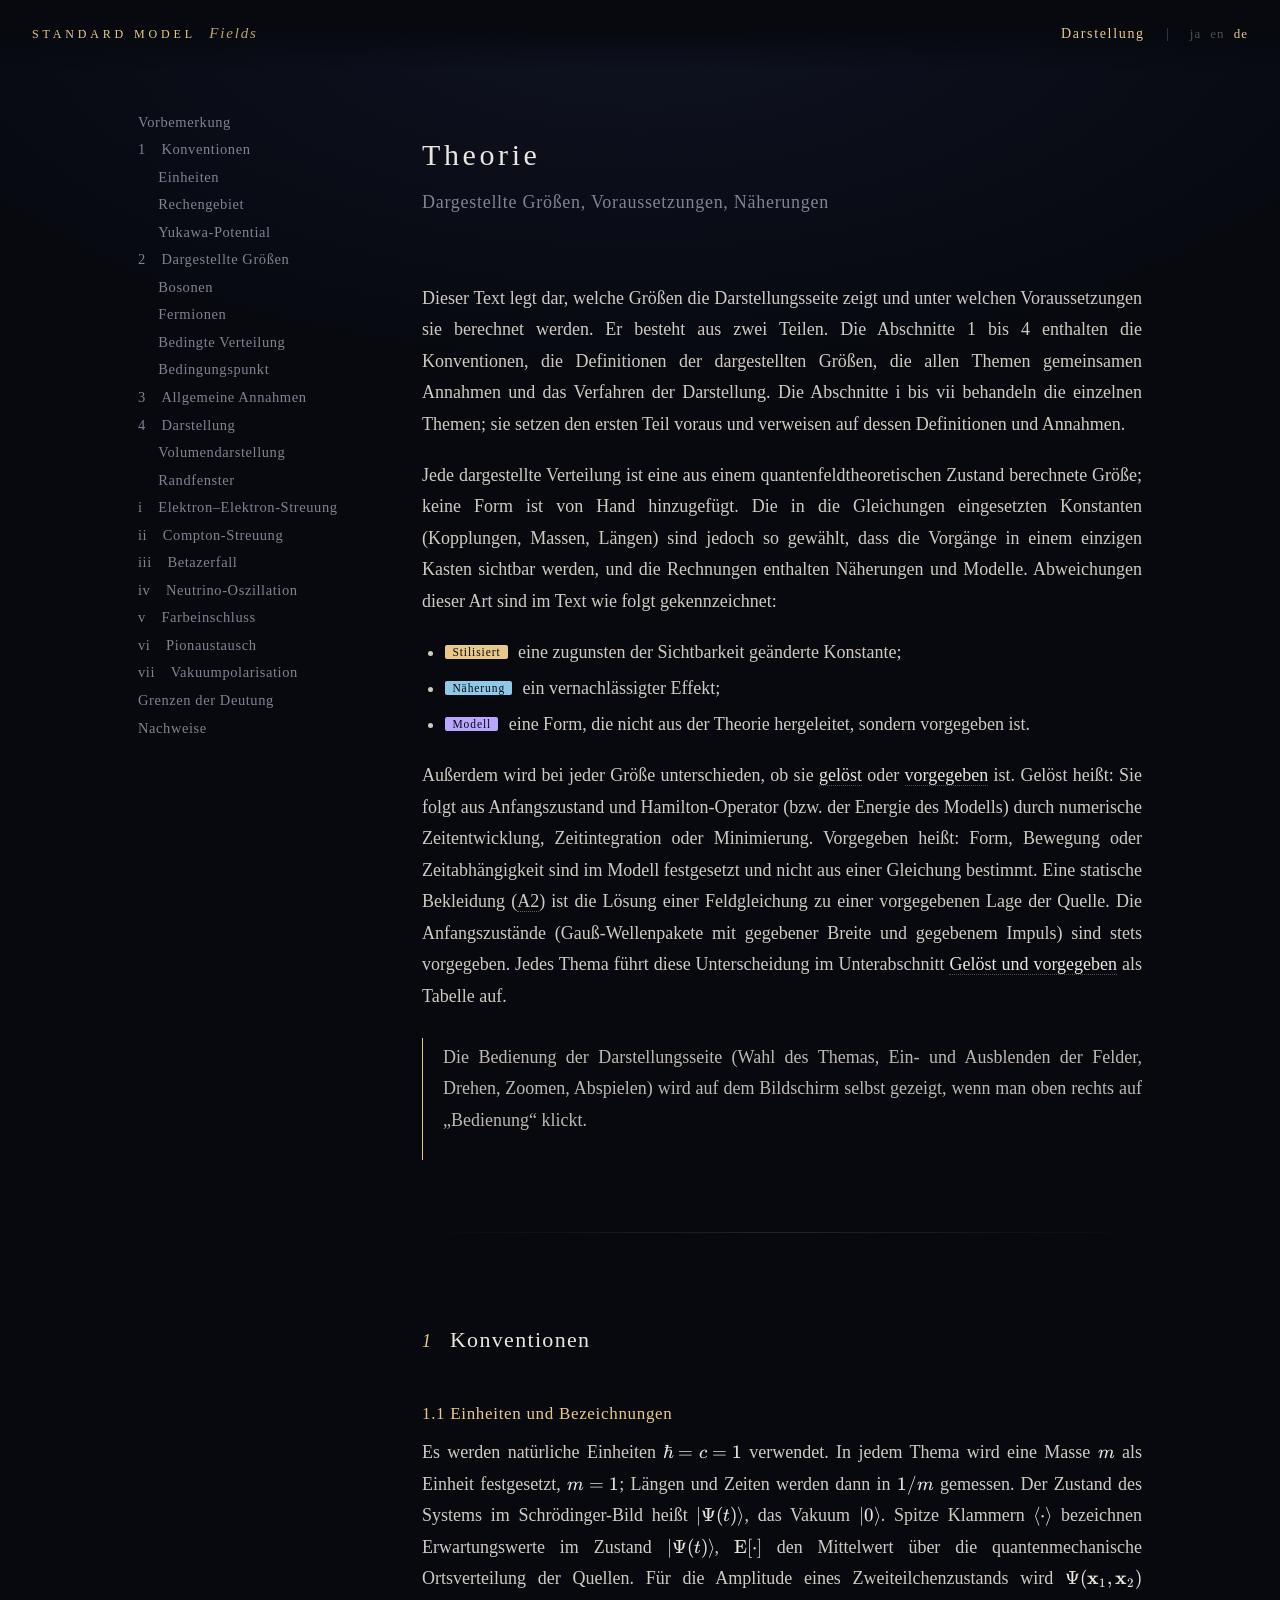
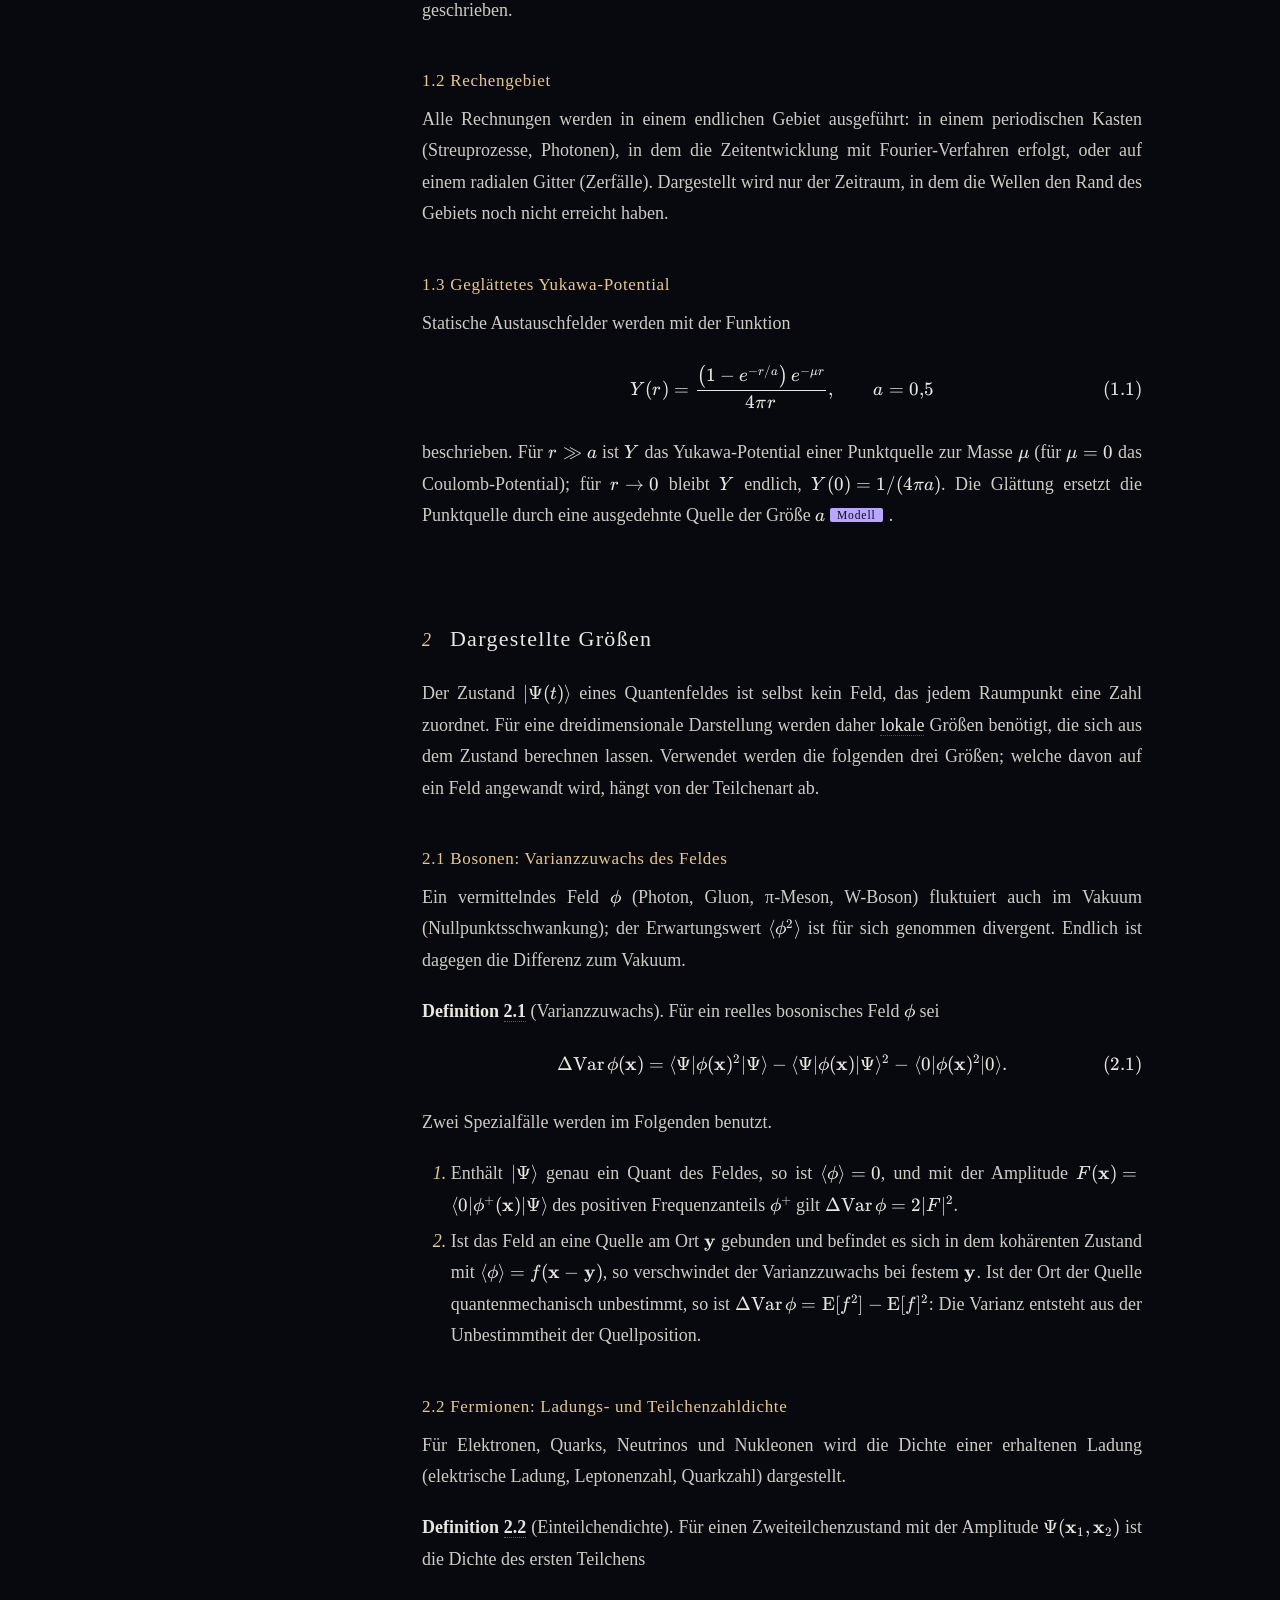
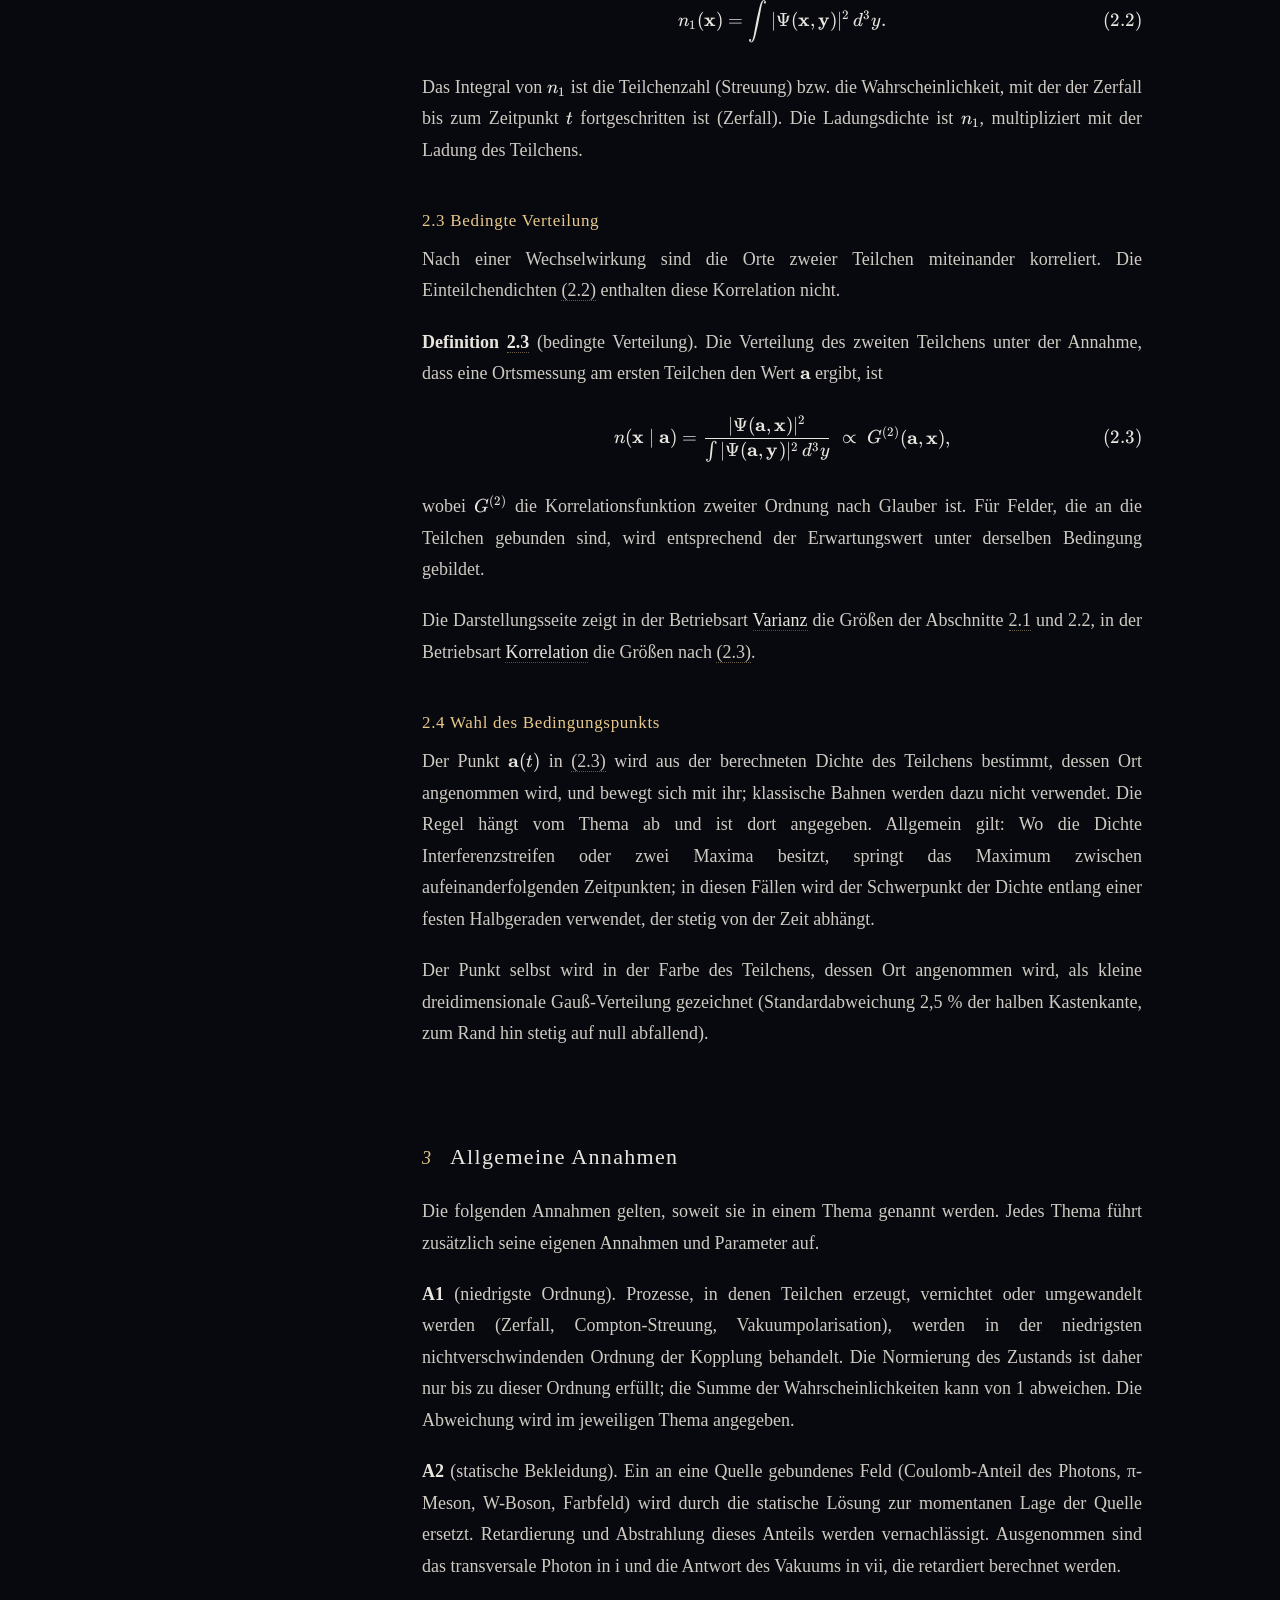
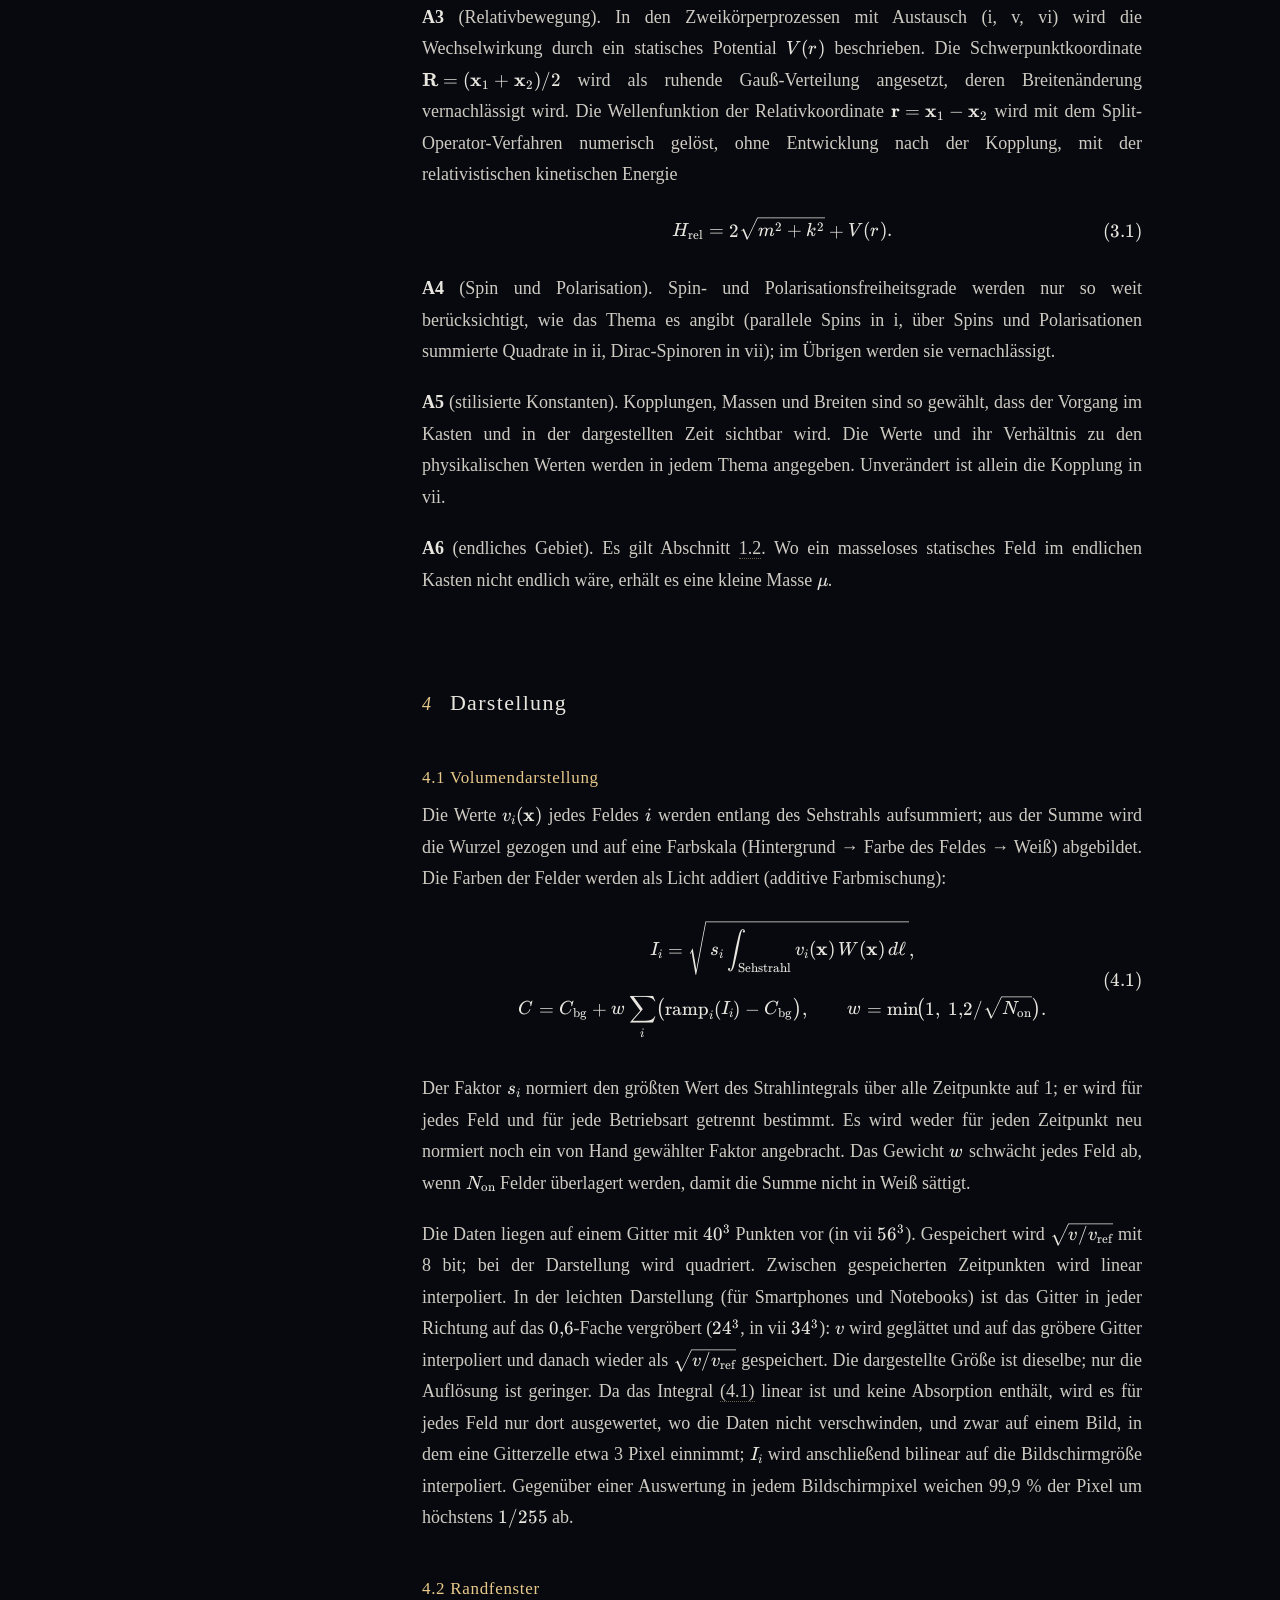
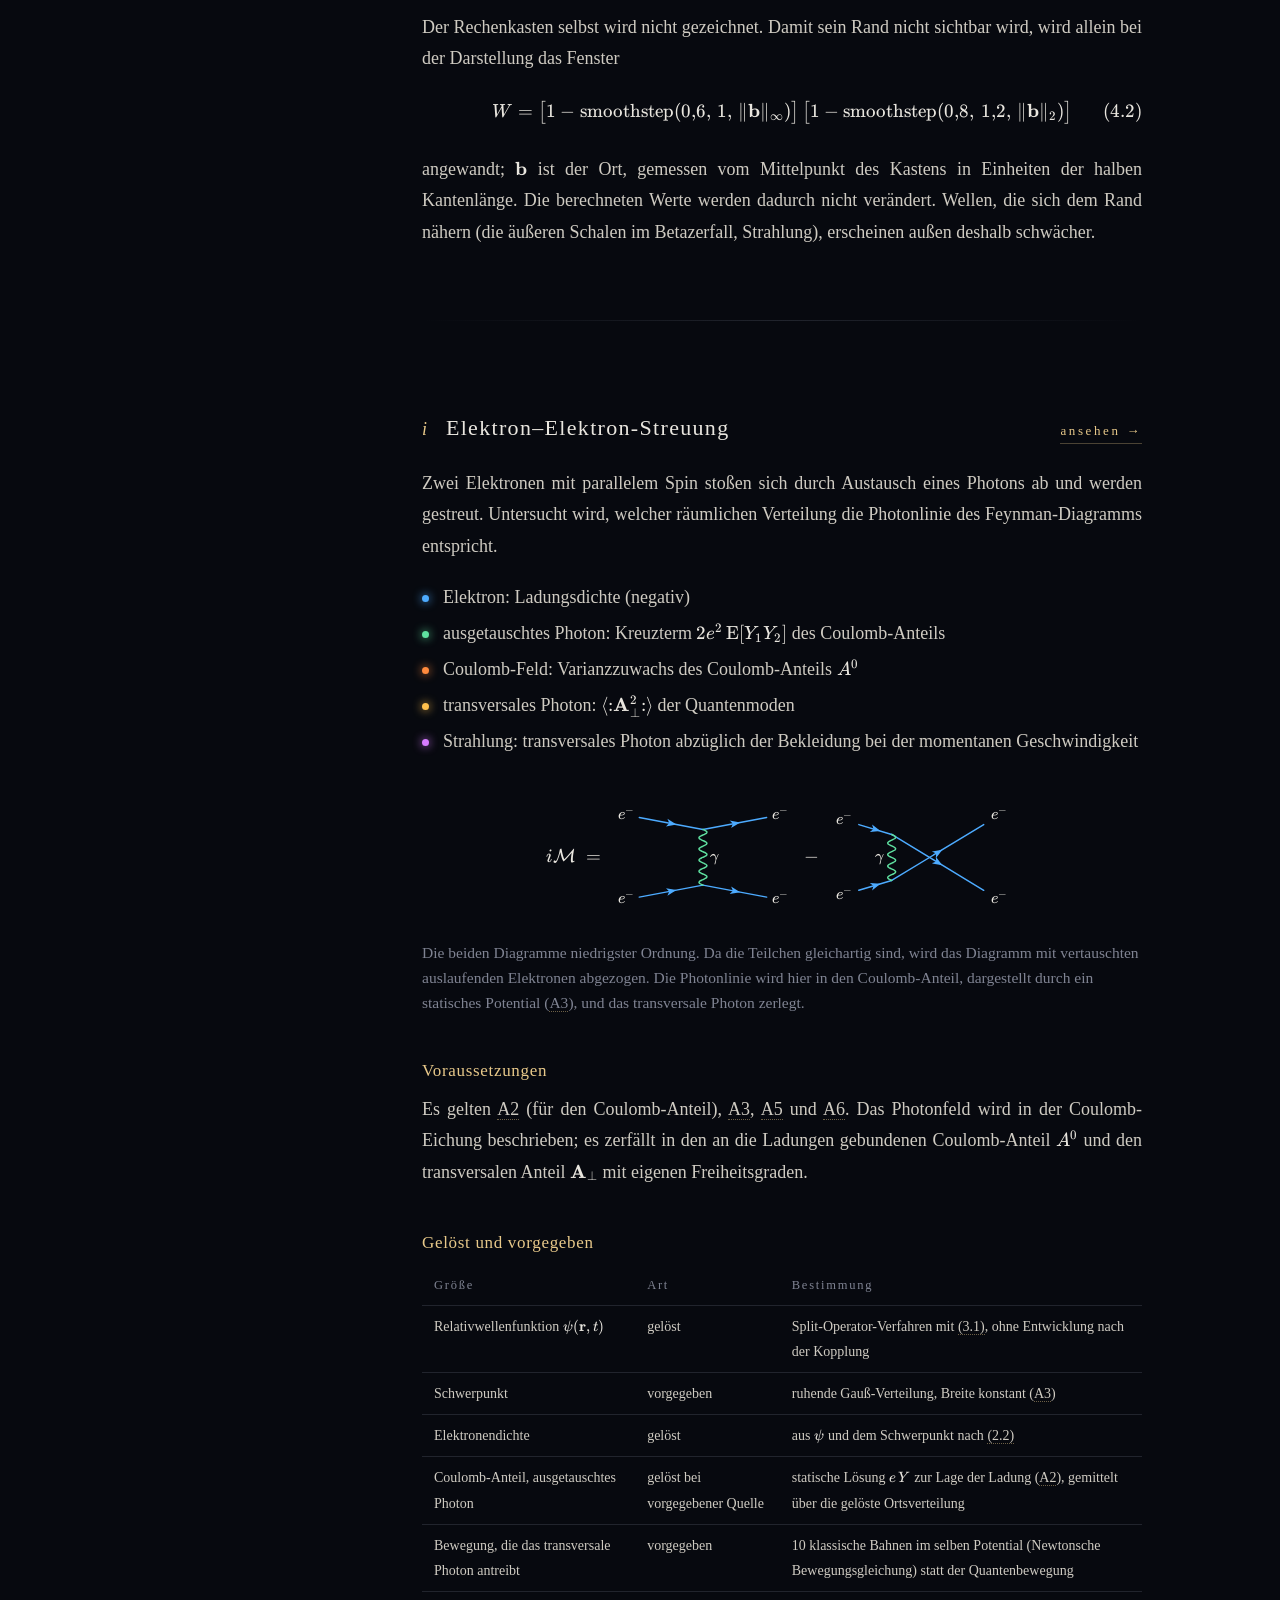
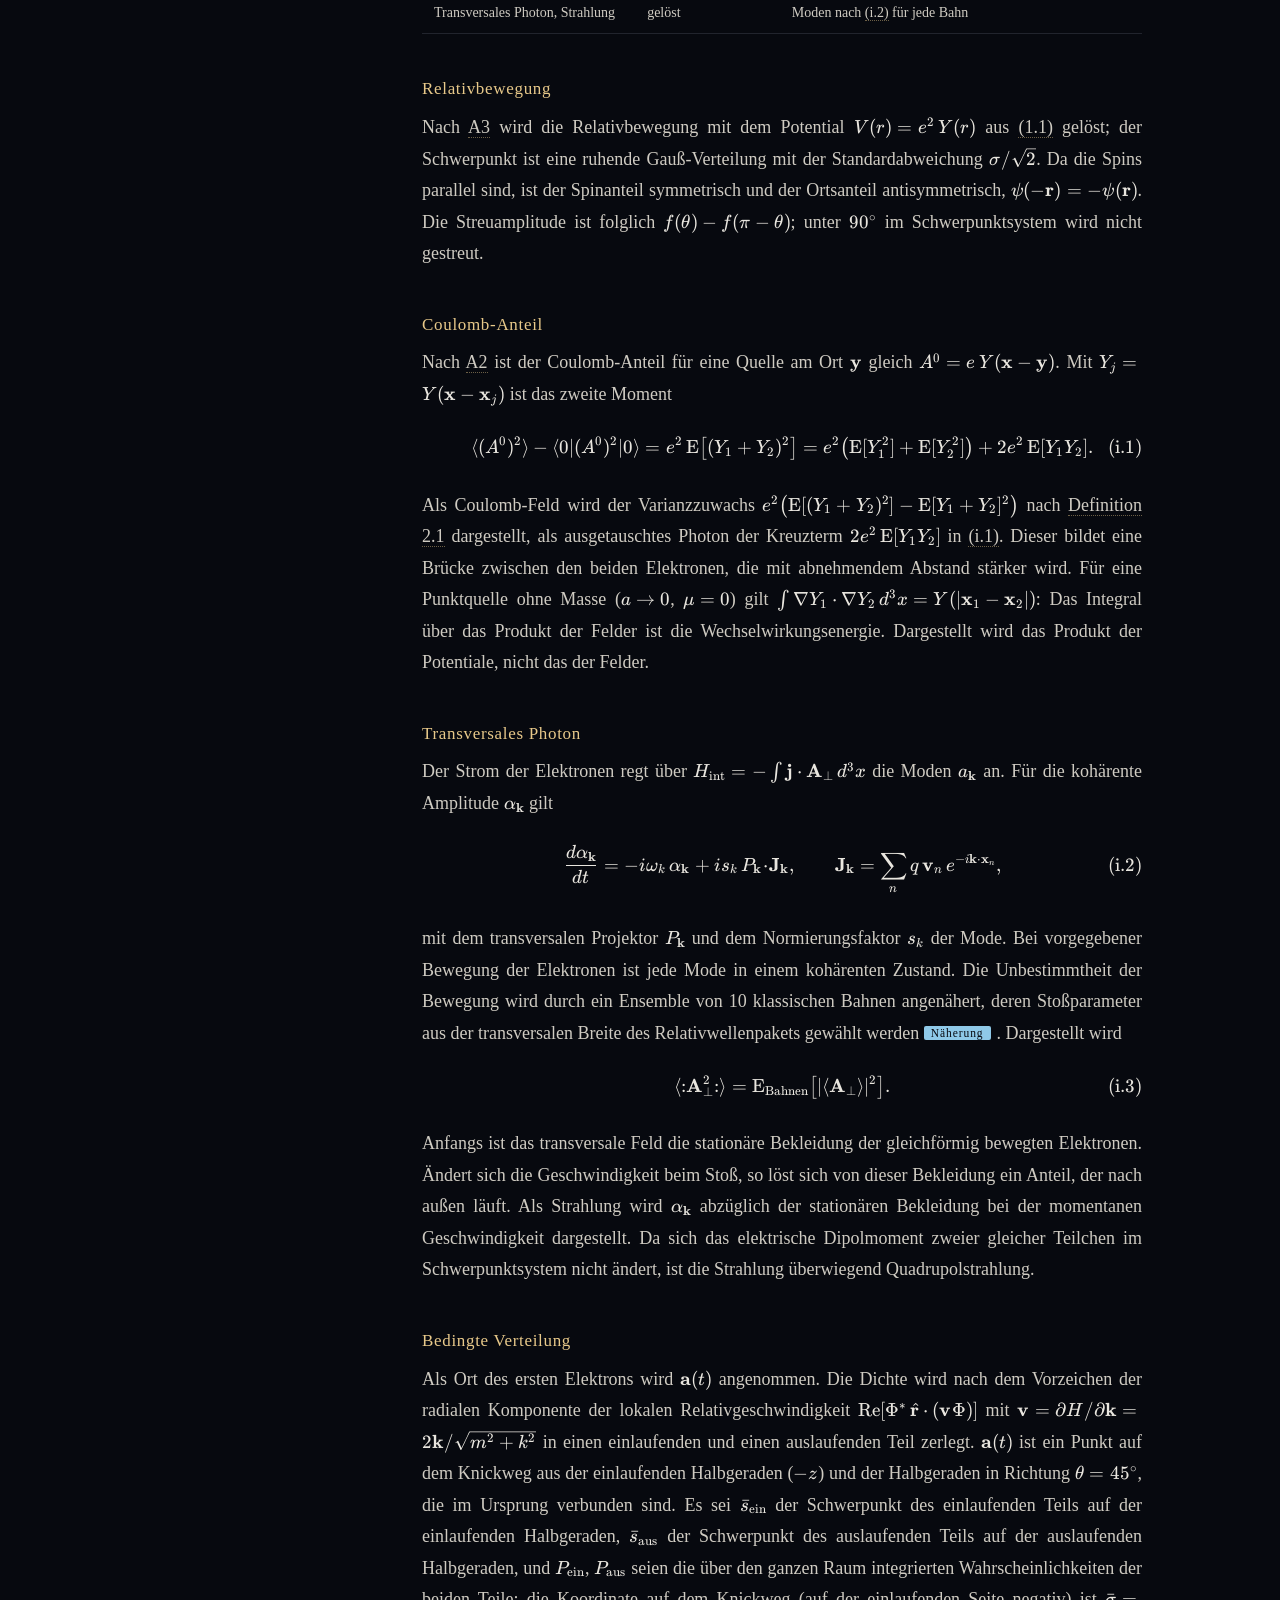
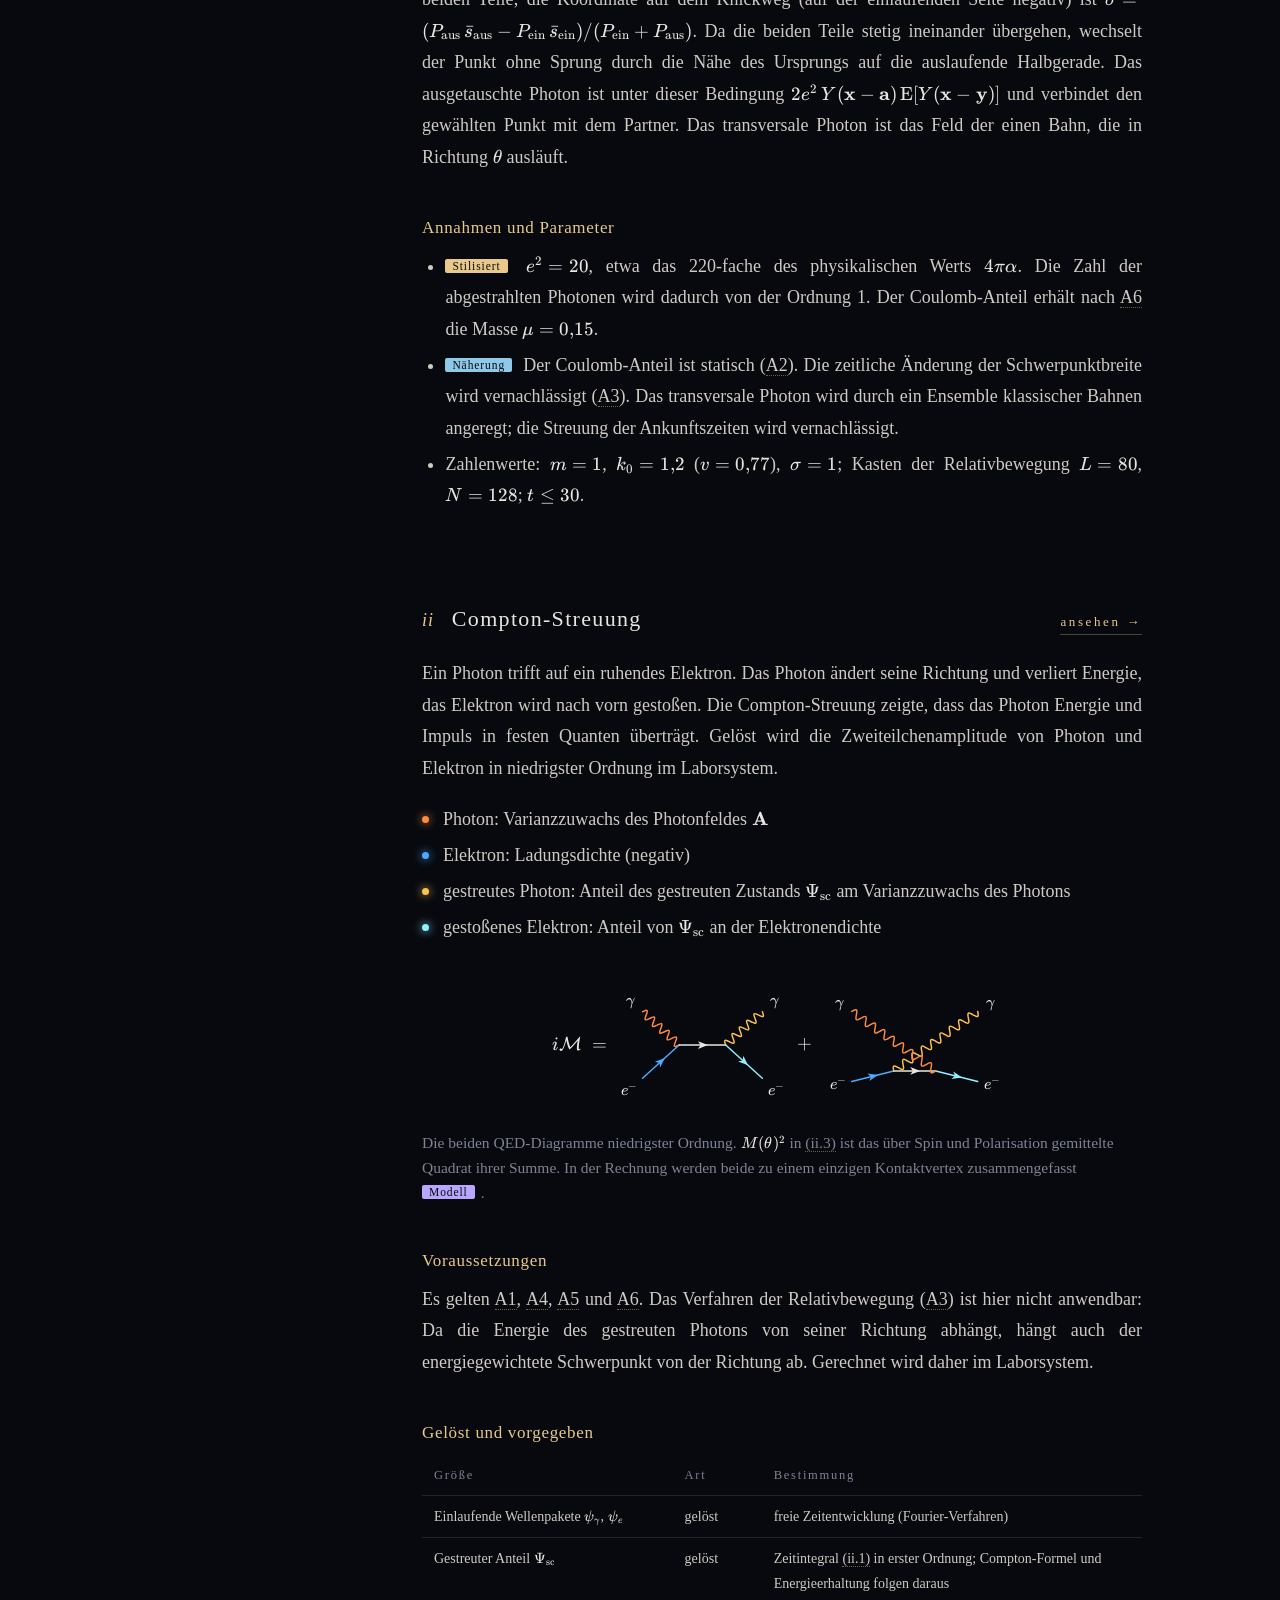
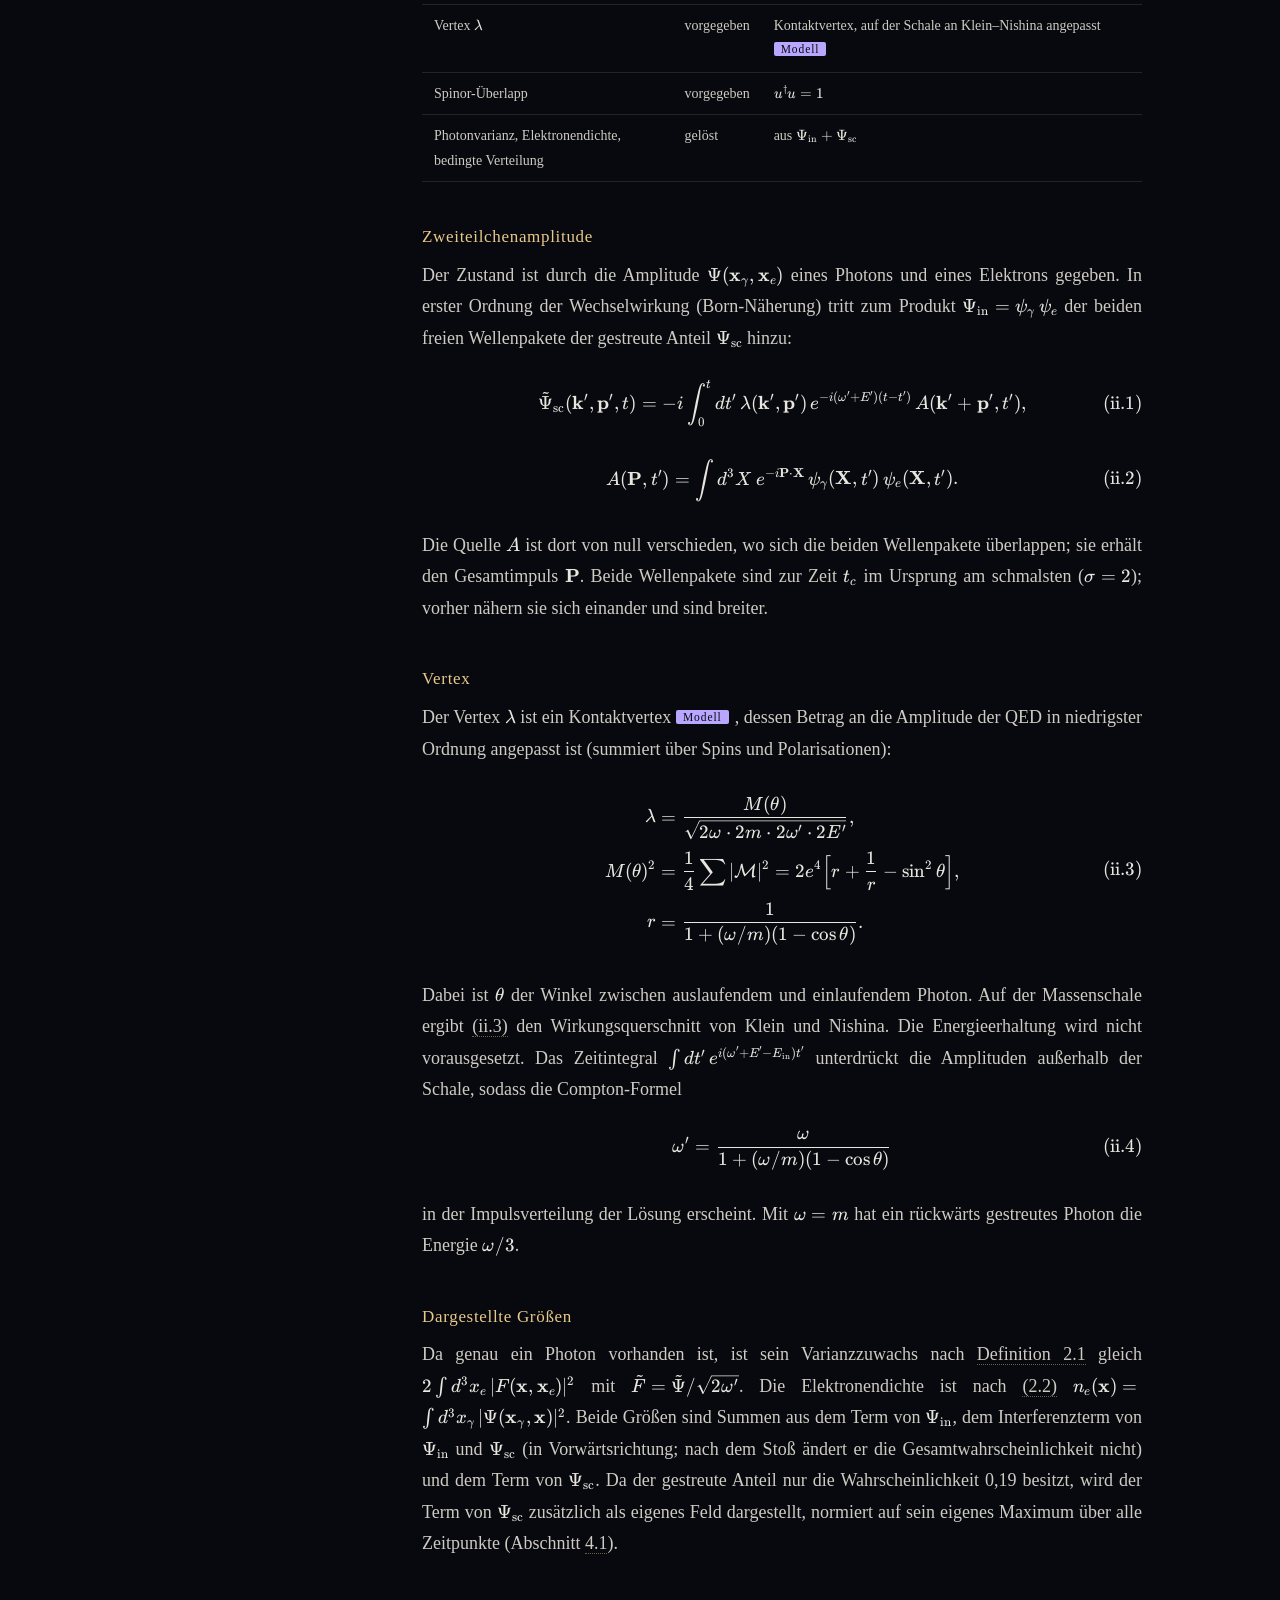
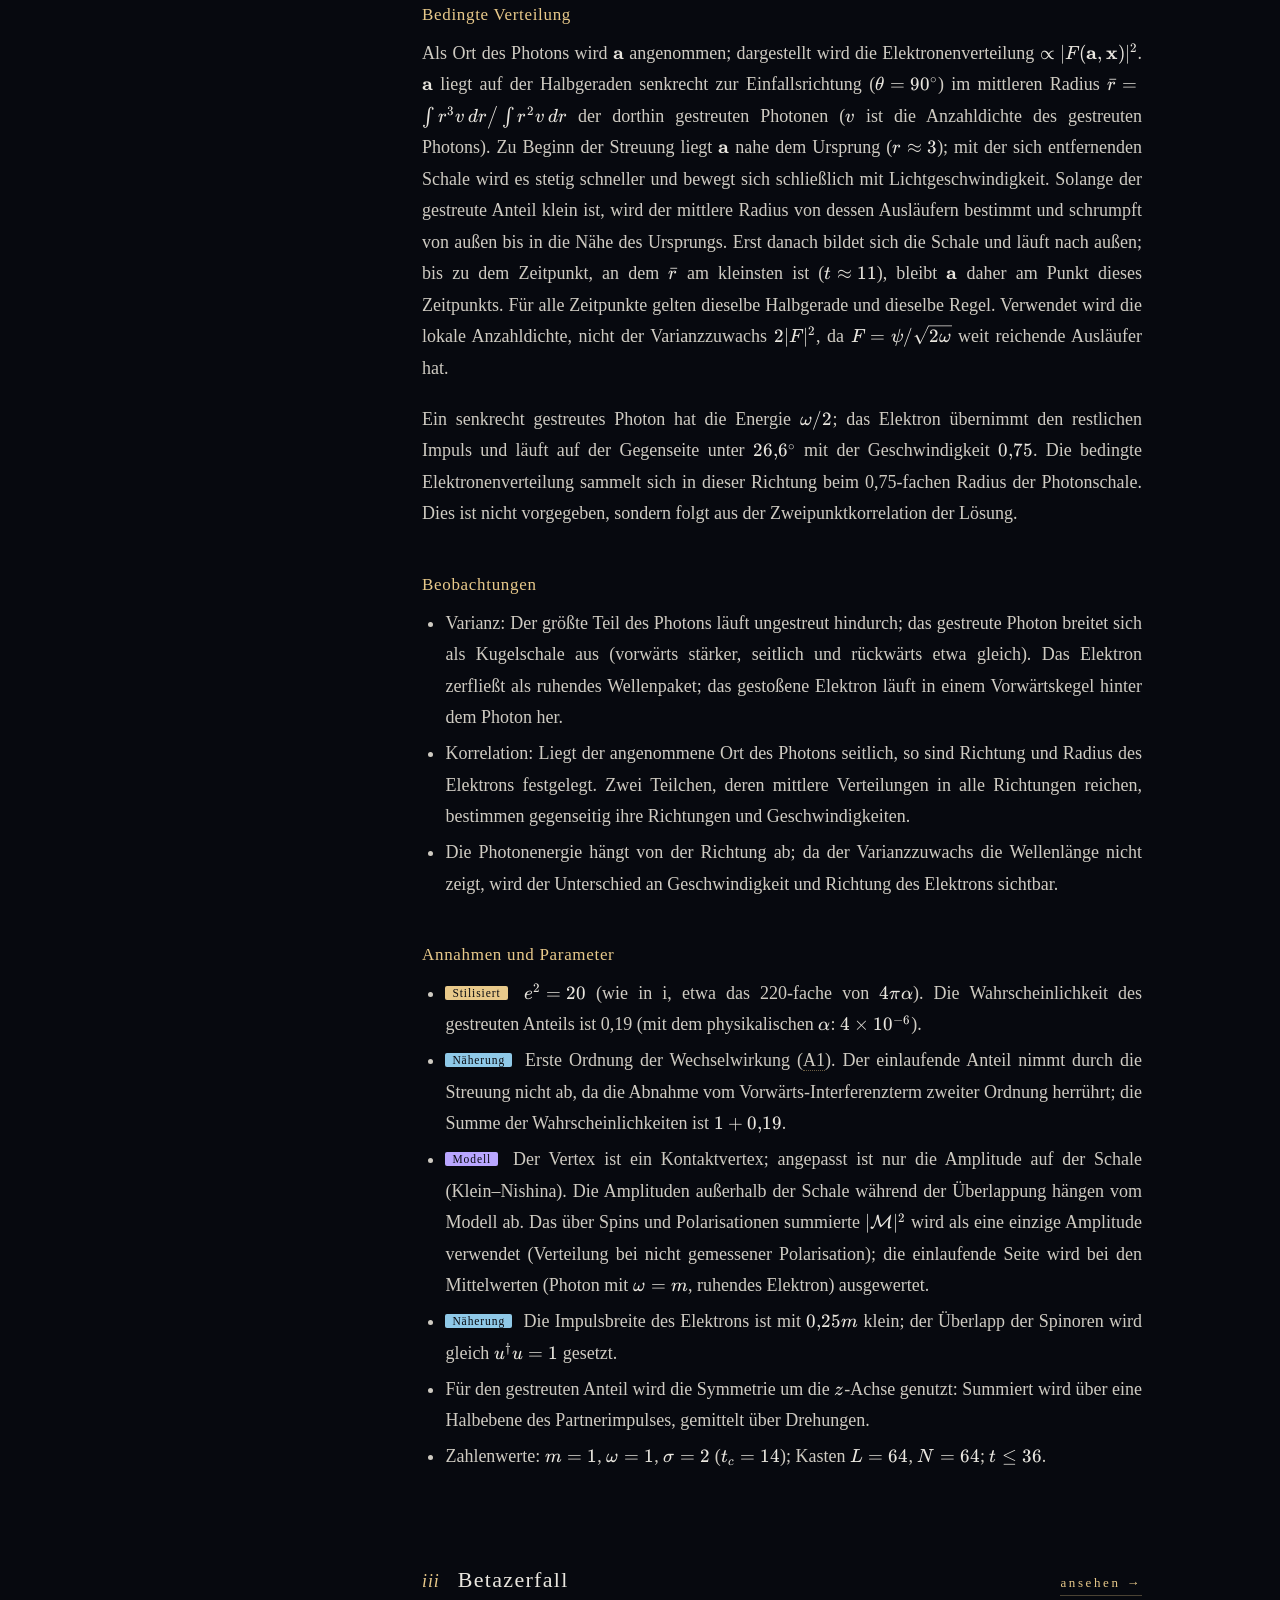
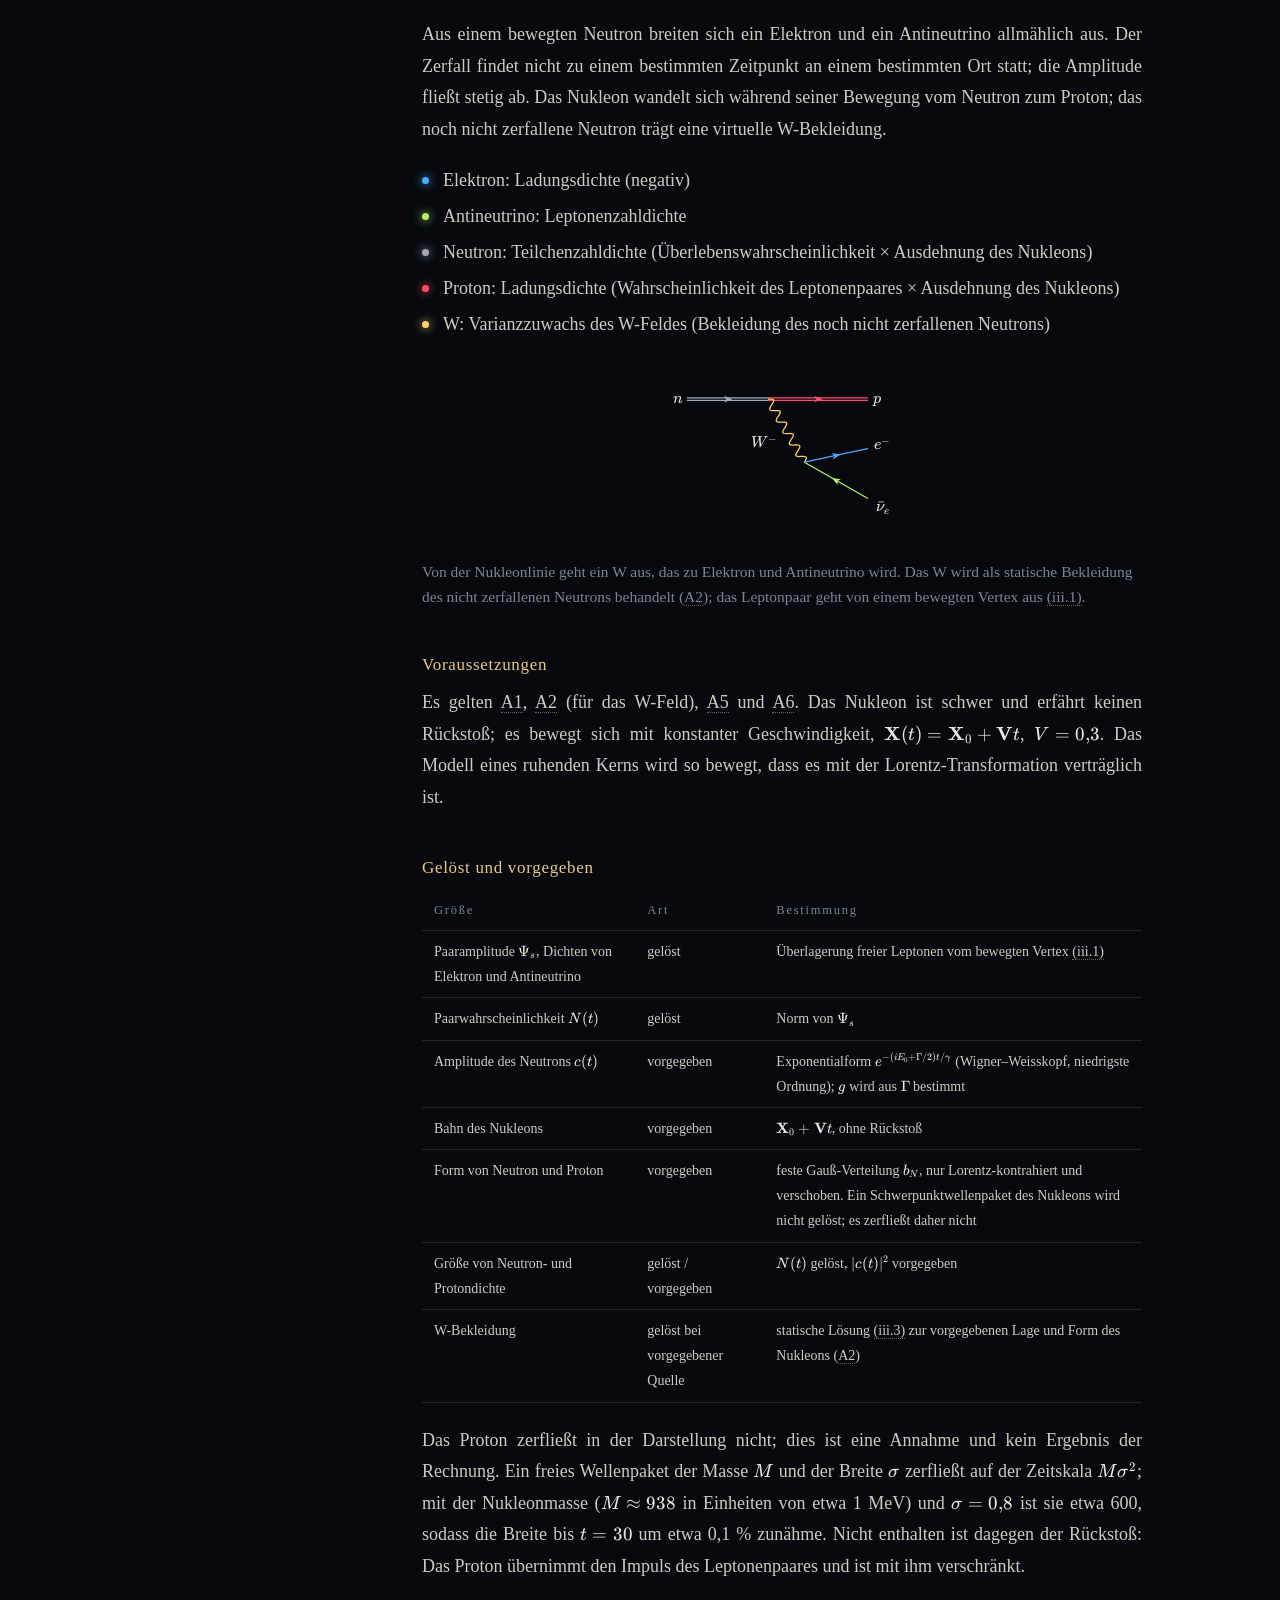
<file: theory.de.html>
<!doctype html>
<html lang="de">
<head>
  <meta charset="utf-8">
  <meta name="viewport" content="width=device-width, initial-scale=1">
  <title>Theorie | Standard Model Fields</title>
  <script>
    try { var f = {ja: "theory.html", en: "theory.en.html", de: "theory.de.html"}[localStorage.getItem("smf-lang")]; if (f && f !== "theory.de.html") location.replace(f + location.hash); } catch (e) {}
  </script>
  <link rel="stylesheet" href="vendor/katex/katex.min.css">
  <link rel="stylesheet" href="css/style.css">
  <link rel="stylesheet" href="css/theory.css">
</head>
<body class="doc">
  <div class="top">
    <a class="brand" href="index.html"><span class="mark">Standard Model</span><span class="mark it">Fields</span></a>
    <span class="links"><a class="word" href="index.html">Darstellung</a><span class="langs"><a href="theory.html" hreflang="ja" title="日本語" onclick="try { localStorage.setItem('smf-lang', 'ja'); } catch (e) {}">ja</a><a href="theory.en.html" hreflang="en" title="English" onclick="try { localStorage.setItem('smf-lang', 'en'); } catch (e) {}">en</a><span class="on" title="Deutsch">de</span></span></span>
  </div>

  <div class="wrap">
    <nav class="toc">
      <a href="#intro">Vorbemerkung</a>
      <a href="#units">1　Konventionen</a>
      <a class="sub" href="#units-basic">Einheiten</a>
      <a class="sub" href="#units-box">Rechengebiet</a>
      <a class="sub" href="#units-yukawa">Yukawa-Potential</a>
      <a href="#draw">2　Dargestellte Größen</a>
      <a class="sub" href="#draw-boson">Bosonen</a>
      <a class="sub" href="#draw-fermion">Fermionen</a>
      <a class="sub" href="#draw-cond">Bedingte Verteilung</a>
      <a class="sub" href="#draw-point">Bedingungspunkt</a>
      <a href="#assume">3　Allgemeine Annahmen</a>
      <a href="#render">4　Darstellung</a>
      <a class="sub" href="#render-volume">Volumendarstellung</a>
      <a class="sub" href="#render-window">Randfenster</a>
      <a href="#ee">i　Elektron–Elektron-Streuung</a>
      <a href="#compton">ii　Compton-Streuung</a>
      <a href="#beta">iii　Betazerfall</a>
      <a href="#osc">iv　Neutrino-Oszillation</a>
      <a href="#confine">v　Farbeinschluss</a>
      <a href="#pion">vi　Pionaustausch</a>
      <a href="#vacpol">vii　Vakuumpolarisation</a>
      <a href="#limits">Grenzen der Deutung</a>
      <a href="#credits">Nachweise</a>
    </nav>

    <article>
      <h1>Theorie</h1>
      <div class="lead">Dargestellte Größen, Voraussetzungen, Näherungen</div>

      <section id="intro">
        <p>Dieser Text legt dar, welche Größen die Darstellungsseite zeigt und unter welchen Voraussetzungen sie berechnet werden. Er besteht aus zwei Teilen. Die Abschnitte 1 bis 4 enthalten die Konventionen, die Definitionen der dargestellten Größen, die allen Themen gemeinsamen Annahmen und das Verfahren der Darstellung. Die Abschnitte i bis vii behandeln die einzelnen Themen; sie setzen den ersten Teil voraus und verweisen auf dessen Definitionen und Annahmen.</p>
        <p>Jede dargestellte Verteilung ist eine aus einem quantenfeldtheoretischen Zustand berechnete Größe; keine Form ist von Hand hinzugefügt. Die in die Gleichungen eingesetzten Konstanten (Kopplungen, Massen, Längen) sind jedoch so gewählt, dass die Vorgänge in einem einzigen Kasten sichtbar werden, und die Rechnungen enthalten Näherungen und Modelle. Abweichungen dieser Art sind im Text wie folgt gekennzeichnet:</p>
        <ul>
          <li><span class="badge">Stilisiert</span> eine zugunsten der Sichtbarkeit geänderte Konstante;</li>
          <li><span class="badge approx">Näherung</span> ein vernachlässigter Effekt;</li>
          <li><span class="badge model">Modell</span> eine Form, die nicht aus der Theorie hergeleitet, sondern vorgegeben ist.</li>
        </ul>
        <p>Außerdem wird bei jeder Größe unterschieden, ob sie <em>gelöst</em> oder <em>vorgegeben</em> ist. Gelöst heißt: Sie folgt aus Anfangszustand und Hamilton-Operator (bzw. der Energie des Modells) durch numerische Zeitentwicklung, Zeitintegration oder Minimierung. Vorgegeben heißt: Form, Bewegung oder Zeitabhängigkeit sind im Modell festgesetzt und nicht aus einer Gleichung bestimmt. Eine statische Bekleidung (<a class="ref" href="#A2">A2</a>) ist die Lösung einer Feldgleichung zu einer vorgegebenen Lage der Quelle. Die Anfangszustände (Gauß-Wellenpakete mit gegebener Breite und gegebenem Impuls) sind stets vorgegeben. Jedes Thema führt diese Unterscheidung im Unterabschnitt <em>Gelöst und vorgegeben</em> als Tabelle auf.</p>
        <div class="note"><p>Die Bedienung der Darstellungsseite (Wahl des Themas, Ein- und Ausblenden der Felder, Drehen, Zoomen, Abspielen) wird auf dem Bildschirm selbst gezeigt, wenn man oben rechts auf „Bedienung“ klickt.</p></div>
      </section>

      <hr>

      <section id="units">
        <h2><span class="num">1</span>Konventionen</h2>
        <h3 id="units-basic">1.1 Einheiten und Bezeichnungen</h3>
        <p>Es werden natürliche Einheiten \(\hbar = c = 1\) verwendet. In jedem Thema wird eine Masse \(m\) als Einheit festgesetzt, \(m = 1\); Längen und Zeiten werden dann in \(1/m\) gemessen. Der Zustand des Systems im Schrödinger-Bild heißt \(|\Psi(t)\rangle\), das Vakuum \(|0\rangle\). Spitze Klammern \(\langle\cdot\rangle\) bezeichnen Erwartungswerte im Zustand \(|\Psi(t)\rangle\), \(\mathrm E[\cdot]\) den Mittelwert über die quantenmechanische Ortsverteilung der Quellen. Für die Amplitude eines Zweiteilchenzustands wird \(\Psi(\mathbf x_1, \mathbf x_2)\) geschrieben.</p>
        <h3 id="units-box">1.2 Rechengebiet</h3>
        <p>Alle Rechnungen werden in einem endlichen Gebiet ausgeführt: in einem periodischen Kasten (Streuprozesse, Photonen), in dem die Zeitentwicklung mit Fourier-Verfahren erfolgt, oder auf einem radialen Gitter (Zerfälle). Dargestellt wird nur der Zeitraum, in dem die Wellen den Rand des Gebiets noch nicht erreicht haben.</p>
        <h3 id="units-yukawa">1.3 Geglättetes Yukawa-Potential</h3>
        <p>Statische Austauschfelder werden mit der Funktion</p>
        <div class="eq" id="eq-1.1">$$Y(r) = \frac{\bigl(1 - e^{-r/a}\bigr)\,e^{-\mu r}}{4\pi r}, \qquad a = 0{,}5 \tag{1.1}$$</div>
        <p>beschrieben. Für \(r \gg a\) ist \(Y\) das Yukawa-Potential einer Punktquelle zur Masse \(\mu\) (für \(\mu = 0\) das Coulomb-Potential); für \(r \to 0\) bleibt \(Y\) endlich, \(Y(0) = 1/(4\pi a)\). Die Glättung ersetzt die Punktquelle durch eine ausgedehnte Quelle der Größe \(a\) <span class="badge model">Modell</span>.</p>
      </section>

      <section id="draw">
        <h2><span class="num">2</span>Dargestellte Größen</h2>
        <p>Der Zustand \(|\Psi(t)\rangle\) eines Quantenfeldes ist selbst kein Feld, das jedem Raumpunkt eine Zahl zuordnet. Für eine dreidimensionale Darstellung werden daher <em>lokale</em> Größen benötigt, die sich aus dem Zustand berechnen lassen. Verwendet werden die folgenden drei Größen; welche davon auf ein Feld angewandt wird, hängt von der Teilchenart ab.</p>
        <h3 id="draw-boson">2.1 Bosonen: Varianzzuwachs des Feldes</h3>
        <p>Ein vermittelndes Feld \(\phi\) (Photon, Gluon, π-Meson, W-Boson) fluktuiert auch im Vakuum (Nullpunktsschwankung); der Erwartungswert \(\langle\phi^2\rangle\) ist für sich genommen divergent. Endlich ist dagegen die Differenz zum Vakuum.</p>
        <p id="def-2.1"><strong>Definition <a class="ref" href="#draw-boson">2.1</a></strong> (Varianzzuwachs). Für ein reelles bosonisches Feld \(\phi\) sei</p>
        <div class="eq" id="eq-2.1">$$\Delta\mathrm{Var}\,\phi(\mathbf x) = \langle\Psi|\phi(\mathbf x)^2|\Psi\rangle - \langle\Psi|\phi(\mathbf x)|\Psi\rangle^2 - \langle 0|\phi(\mathbf x)^2|0\rangle . \tag{2.1}$$</div>
        <p>Zwei Spezialfälle werden im Folgenden benutzt.</p>
        <ol><li>Enthält \(|\Psi\rangle\) genau ein Quant des Feldes, so ist \(\langle\phi\rangle = 0\), und mit der Amplitude \(F(\mathbf x) = \langle 0|\phi^{+}(\mathbf x)|\Psi\rangle\) des positiven Frequenzanteils \(\phi^{+}\) gilt \(\Delta\mathrm{Var}\,\phi = 2|F|^2\).</li><li>Ist das Feld an eine Quelle am Ort \(\mathbf y\) gebunden und befindet es sich in dem kohärenten Zustand mit \(\langle\phi\rangle = f(\mathbf x - \mathbf y)\), so verschwindet der Varianzzuwachs bei festem \(\mathbf y\). Ist der Ort der Quelle quantenmechanisch unbestimmt, so ist \(\Delta\mathrm{Var}\,\phi = \mathrm E[f^2] - \mathrm E[f]^2\): Die Varianz entsteht aus der Unbestimmtheit der Quellposition.</li></ol>
        <h3 id="draw-fermion">2.2 Fermionen: Ladungs- und Teilchenzahldichte</h3>
        <p>Für Elektronen, Quarks, Neutrinos und Nukleonen wird die Dichte einer erhaltenen Ladung (elektrische Ladung, Leptonenzahl, Quarkzahl) dargestellt.</p>
        <p id="def-2.2"><strong>Definition <a class="ref" href="#draw-fermion">2.2</a></strong> (Einteilchendichte). Für einen Zweiteilchenzustand mit der Amplitude \(\Psi(\mathbf x_1, \mathbf x_2)\) ist die Dichte des ersten Teilchens</p>
        <div class="eq" id="eq-2.2">$$n_1(\mathbf x) = \int |\Psi(\mathbf x, \mathbf y)|^2 \, d^3y . \tag{2.2}$$</div>
        <p>Das Integral von \(n_1\) ist die Teilchenzahl (Streuung) bzw. die Wahrscheinlichkeit, mit der der Zerfall bis zum Zeitpunkt \(t\) fortgeschritten ist (Zerfall). Die Ladungsdichte ist \(n_1\), multipliziert mit der Ladung des Teilchens.</p>
        <h3 id="draw-cond">2.3 Bedingte Verteilung</h3>
        <p>Nach einer Wechselwirkung sind die Orte zweier Teilchen miteinander korreliert. Die Einteilchendichten <a class="ref" href="#eq-2.2">(2.2)</a> enthalten diese Korrelation nicht.</p>
        <p id="def-2.3"><strong>Definition <a class="ref" href="#draw-cond">2.3</a></strong> (bedingte Verteilung). Die Verteilung des zweiten Teilchens unter der Annahme, dass eine Ortsmessung am ersten Teilchen den Wert \(\mathbf a\) ergibt, ist</p>
        <div class="eq" id="eq-2.3">$$n(\mathbf x \mid \mathbf a) = \frac{|\Psi(\mathbf a, \mathbf x)|^2}{\int |\Psi(\mathbf a, \mathbf y)|^2\, d^3y} \;\propto\; G^{(2)}(\mathbf a, \mathbf x), \tag{2.3}$$</div>
        <p>wobei \(G^{(2)}\) die Korrelationsfunktion zweiter Ordnung nach Glauber ist. Für Felder, die an die Teilchen gebunden sind, wird entsprechend der Erwartungswert unter derselben Bedingung gebildet.</p>
        <p>Die Darstellungsseite zeigt in der Betriebsart <em>Varianz</em> die Größen der Abschnitte <a class="ref" href="#draw-boson">2.1</a> und 2.2, in der Betriebsart <em>Korrelation</em> die Größen nach <a class="ref" href="#eq-2.3">(2.3)</a>.</p>
        <h3 id="draw-point">2.4 Wahl des Bedingungspunkts</h3>
        <p>Der Punkt \(\mathbf a(t)\) in <a class="ref" href="#eq-2.3">(2.3)</a> wird aus der berechneten Dichte des Teilchens bestimmt, dessen Ort angenommen wird, und bewegt sich mit ihr; klassische Bahnen werden dazu nicht verwendet. Die Regel hängt vom Thema ab und ist dort angegeben. Allgemein gilt: Wo die Dichte Interferenzstreifen oder zwei Maxima besitzt, springt das Maximum zwischen aufeinanderfolgenden Zeitpunkten; in diesen Fällen wird der Schwerpunkt der Dichte entlang einer festen Halbgeraden verwendet, der stetig von der Zeit abhängt.</p>
        <p>Der Punkt selbst wird in der Farbe des Teilchens, dessen Ort angenommen wird, als kleine dreidimensionale Gauß-Verteilung gezeichnet (Standardabweichung 2,5 % der halben Kastenkante, zum Rand hin stetig auf null abfallend).</p>
      </section>

      <section id="assume">
        <h2><span class="num">3</span>Allgemeine Annahmen</h2>
        <p>Die folgenden Annahmen gelten, soweit sie in einem Thema genannt werden. Jedes Thema führt zusätzlich seine eigenen Annahmen und Parameter auf.</p>
        <p id="A1"><strong>A1</strong> (niedrigste Ordnung). Prozesse, in denen Teilchen erzeugt, vernichtet oder umgewandelt werden (Zerfall, Compton-Streuung, Vakuumpolarisation), werden in der niedrigsten nichtverschwindenden Ordnung der Kopplung behandelt. Die Normierung des Zustands ist daher nur bis zu dieser Ordnung erfüllt; die Summe der Wahrscheinlichkeiten kann von 1 abweichen. Die Abweichung wird im jeweiligen Thema angegeben.</p>
        <p id="A2"><strong>A2</strong> (statische Bekleidung). Ein an eine Quelle gebundenes Feld (Coulomb-Anteil des Photons, π-Meson, W-Boson, Farbfeld) wird durch die statische Lösung zur momentanen Lage der Quelle ersetzt. Retardierung und Abstrahlung dieses Anteils werden vernachlässigt. Ausgenommen sind das transversale Photon in i und die Antwort des Vakuums in vii, die retardiert berechnet werden.</p>
        <p id="A3"><strong>A3</strong> (Relativbewegung). In den Zweikörperprozessen mit Austausch (i, v, vi) wird die Wechselwirkung durch ein statisches Potential \(V(r)\) beschrieben. Die Schwerpunktkoordinate \(\mathbf R = (\mathbf x_1 + \mathbf x_2)/2\) wird als ruhende Gauß-Verteilung angesetzt, deren Breitenänderung vernachlässigt wird. Die Wellenfunktion der Relativkoordinate \(\mathbf r = \mathbf x_1 - \mathbf x_2\) wird mit dem Split-Operator-Verfahren numerisch gelöst, ohne Entwicklung nach der Kopplung, mit der relativistischen kinetischen Energie</p>
        <div class="eq" id="eq-3.1">$$H_{\text{rel}} = 2\sqrt{m^2 + k^2} + V(r). \tag{3.1}$$</div>
        <p id="A4"><strong>A4</strong> (Spin und Polarisation). Spin- und Polarisationsfreiheitsgrade werden nur so weit berücksichtigt, wie das Thema es angibt (parallele Spins in i, über Spins und Polarisationen summierte Quadrate in ii, Dirac-Spinoren in vii); im Übrigen werden sie vernachlässigt.</p>
        <p id="A5"><strong>A5</strong> (stilisierte Konstanten). Kopplungen, Massen und Breiten sind so gewählt, dass der Vorgang im Kasten und in der dargestellten Zeit sichtbar wird. Die Werte und ihr Verhältnis zu den physikalischen Werten werden in jedem Thema angegeben. Unverändert ist allein die Kopplung in vii.</p>
        <p id="A6"><strong>A6</strong> (endliches Gebiet). Es gilt Abschnitt <a class="ref" href="#units-box">1.2</a>. Wo ein masseloses statisches Feld im endlichen Kasten nicht endlich wäre, erhält es eine kleine Masse \(\mu\).</p>
      </section>

      <section id="render">
        <h2><span class="num">4</span>Darstellung</h2>
        <h3 id="render-volume">4.1 Volumendarstellung</h3>
        <p>Die Werte \(v_i(\mathbf x)\) jedes Feldes \(i\) werden entlang des Sehstrahls aufsummiert; aus der Summe wird die Wurzel gezogen und auf eine Farbskala (Hintergrund → Farbe des Feldes → Weiß) abgebildet. Die Farben der Felder werden als Licht addiert (additive Farbmischung):</p>
        <div class="eq" id="eq-4.1">$$\begin{gathered}
          I_i = \sqrt{\,s_i \int_{\text{Sehstrahl}} v_i(\mathbf x)\, W(\mathbf x)\, d\ell\,}, \\
          C = C_{\text{bg}} + w \sum_i \bigl(\mathrm{ramp}_i(I_i) - C_{\text{bg}}\bigr), \qquad w = \min\!\bigl(1,\; 1{,}2/\sqrt{N_{\text{on}}}\bigr).
          \end{gathered} \tag{4.1}$$</div>
        <p>Der Faktor \(s_i\) normiert den größten Wert des Strahlintegrals über alle Zeitpunkte auf 1; er wird für jedes Feld und für jede Betriebsart getrennt bestimmt. Es wird weder für jeden Zeitpunkt neu normiert noch ein von Hand gewählter Faktor angebracht. Das Gewicht \(w\) schwächt jedes Feld ab, wenn \(N_{\text{on}}\) Felder überlagert werden, damit die Summe nicht in Weiß sättigt.</p>
        <p>Die Daten liegen auf einem Gitter mit \(40^3\) Punkten vor (in vii \(56^3\)). Gespeichert wird \(\sqrt{v/v_{\text{ref}}}\) mit 8 bit; bei der Darstellung wird quadriert. Zwischen gespeicherten Zeitpunkten wird linear interpoliert. In der leichten Darstellung (für Smartphones und Notebooks) ist das Gitter in jeder Richtung auf das \(0{,}6\)-Fache vergröbert (\(24^3\), in vii \(34^3\)): \(v\) wird geglättet und auf das gröbere Gitter interpoliert und danach wieder als \(\sqrt{v/v_{\text{ref}}}\) gespeichert. Die dargestellte Größe ist dieselbe; nur die Auflösung ist geringer. Da das Integral <a class="ref" href="#eq-4.1">(4.1)</a> linear ist und keine Absorption enthält, wird es für jedes Feld nur dort ausgewertet, wo die Daten nicht verschwinden, und zwar auf einem Bild, in dem eine Gitterzelle etwa 3 Pixel einnimmt; \(I_i\) wird anschließend bilinear auf die Bildschirmgröße interpoliert. Gegenüber einer Auswertung in jedem Bildschirmpixel weichen 99,9 % der Pixel um höchstens \(1/255\) ab.</p>
        <h3 id="render-window">4.2 Randfenster</h3>
        <p>Der Rechenkasten selbst wird nicht gezeichnet. Damit sein Rand nicht sichtbar wird, wird allein bei der Darstellung das Fenster</p>
        <div class="eq" id="eq-4.2">$$W = \bigl[1 - \mathrm{smoothstep}(0{,}6,\, 1,\, \|\mathbf b\|_\infty)\bigr]\,\bigl[1 - \mathrm{smoothstep}(0{,}8,\, 1{,}2,\, \|\mathbf b\|_2)\bigr] \tag{4.2}$$</div>
        <p>angewandt; \(\mathbf b\) ist der Ort, gemessen vom Mittelpunkt des Kastens in Einheiten der halben Kantenlänge. Die berechneten Werte werden dadurch nicht verändert. Wellen, die sich dem Rand nähern (die äußeren Schalen im Betazerfall, Strahlung), erscheinen außen deshalb schwächer.</p>
      </section>

      <hr>

      <section id="ee">
        <h2><span class="num">i</span>Elektron–Elektron-Streuung<a class="go" href="index.html#ee">ansehen →</a></h2>
        <p>Zwei Elektronen mit parallelem Spin stoßen sich durch Austausch eines Photons ab und werden gestreut. Untersucht wird, welcher räumlichen Verteilung die Photonlinie des Feynman-Diagramms entspricht.</p>
        <ul class="fields-list">
          <li style="--c:#4dabff">Elektron: Ladungsdichte (negativ)</li>
          <li style="--c:#5fe0a0">ausgetauschtes Photon: Kreuzterm \(2e^2\,\mathrm E[Y_1 Y_2]\) des Coulomb-Anteils</li>
          <li style="--c:#ff8a3d">Coulomb-Feld: Varianzzuwachs des Coulomb-Anteils \(A^0\)</li>
          <li style="--c:#ffc04d">transversales Photon: \(\langle{:}\mathbf A_\perp^2{:}\rangle\) der Quantenmoden</li>
          <li style="--c:#d77cff">Strahlung: transversales Photon abzüglich der Bekleidung bei der momentanen Geschwindigkeit</li>
        </ul>
        <figure class="feyn"><div class="feynman">diagram t {
  in  a: $e^-$, b: $e^-$
  out c: $e^-$, d: $e^-$
  vertex a at (0, 1); vertex b at (0, 0); vertex c at (1.6, 1); vertex d at (1.6, 0)
  a -- [fermion, color="#4dabff"] v1 at (0.8, 0.85) -- [fermion, color="#4dabff"] c
  b -- [fermion, color="#4dabff"] v2 at (0.8, 0.15) -- [fermion, color="#4dabff"] d
  v1 -- [photon, color="#5fe0a0", label=$\gamma$] v2
}
diagram u {
  in  a: $e^-$, b: $e^-$
  out c: $e^-$, d: $e^-$
  vertex a at (0, 1); vertex b at (0, 0); vertex c at (1.9, 1); vertex d at (1.9, 0)
  a -- [fermion, color="#4dabff"] v1 at (0.5, 0.85) -- [fermion, color="#4dabff"] d
  b -- [fermion, color="#4dabff"] v2 at (0.5, 0.15) -- [fermion, color="#4dabff"] c
  v1 -- [photon, color="#5fe0a0", label'=$\gamma$] v2
}
equation [height=7] {
  i\mathcal M \;=\; @t \;-\; @u
}</div><figcaption>Die beiden Diagramme niedrigster Ordnung. Da die Teilchen gleichartig sind, wird das Diagramm mit vertauschten auslaufenden Elektronen abgezogen. Die Photonlinie wird hier in den Coulomb-Anteil, dargestellt durch ein statisches Potential (<a class="ref" href="#A3">A3</a>), und das transversale Photon zerlegt.</figcaption></figure>
        <h3>Voraussetzungen</h3>
        <p>Es gelten <a class="ref" href="#A2">A2</a> (für den Coulomb-Anteil), <a class="ref" href="#A3">A3</a>, <a class="ref" href="#A5">A5</a> und <a class="ref" href="#A6">A6</a>. Das Photonfeld wird in der Coulomb-Eichung beschrieben; es zerfällt in den an die Ladungen gebundenen Coulomb-Anteil \(A^0\) und den transversalen Anteil \(\mathbf A_\perp\) mit eigenen Freiheitsgraden.</p>
        <h3>Gelöst und vorgegeben</h3>
        <table>
          <tr><th>Größe</th><th>Art</th><th>Bestimmung</th></tr>
          <tr><td>Relativwellenfunktion \(\psi(\mathbf r, t)\)</td><td>gelöst</td><td>Split-Operator-Verfahren mit <a class="ref" href="#eq-3.1">(3.1)</a>, ohne Entwicklung nach der Kopplung</td></tr>
          <tr><td>Schwerpunkt</td><td>vorgegeben</td><td>ruhende Gauß-Verteilung, Breite konstant (<a class="ref" href="#A3">A3</a>)</td></tr>
          <tr><td>Elektronendichte</td><td>gelöst</td><td>aus \(\psi\) und dem Schwerpunkt nach <a class="ref" href="#eq-2.2">(2.2)</a></td></tr>
          <tr><td>Coulomb-Anteil, ausgetauschtes Photon</td><td>gelöst bei vorgegebener Quelle</td><td>statische Lösung \(e\,Y\) zur Lage der Ladung (<a class="ref" href="#A2">A2</a>), gemittelt über die gelöste Ortsverteilung</td></tr>
          <tr><td>Bewegung, die das transversale Photon antreibt</td><td>vorgegeben</td><td>10 klassische Bahnen im selben Potential (Newtonsche Bewegungsgleichung) statt der Quantenbewegung</td></tr>
          <tr><td>Transversales Photon, Strahlung</td><td>gelöst</td><td>Moden nach <a class="ref" href="#eq-i.2">(i.2)</a> für jede Bahn</td></tr>
        </table>
        <h3>Relativbewegung</h3>
        <p>Nach <a class="ref" href="#A3">A3</a> wird die Relativbewegung mit dem Potential \(V(r) = e^2\,Y(r)\) aus <a class="ref" href="#eq-1.1">(1.1)</a> gelöst; der Schwerpunkt ist eine ruhende Gauß-Verteilung mit der Standardabweichung \(\sigma/\sqrt 2\). Da die Spins parallel sind, ist der Spinanteil symmetrisch und der Ortsanteil antisymmetrisch, \(\psi(-\mathbf r) = -\psi(\mathbf r)\). Die Streuamplitude ist folglich \(f(\theta) - f(\pi - \theta)\); unter \(90^\circ\) im Schwerpunktsystem wird nicht gestreut.</p>
        <h3>Coulomb-Anteil</h3>
        <p>Nach <a class="ref" href="#A2">A2</a> ist der Coulomb-Anteil für eine Quelle am Ort \(\mathbf y\) gleich \(A^0 = e\,Y(\mathbf x - \mathbf y)\). Mit \(Y_j = Y(\mathbf x - \mathbf x_j)\) ist das zweite Moment</p>
        <div class="eq" id="eq-i.1">$$\langle (A^0)^2\rangle - \langle 0|(A^0)^2|0\rangle = e^2\,\mathrm E\bigl[(Y_1 + Y_2)^2\bigr] = e^2\bigl(\mathrm E[Y_1^2] + \mathrm E[Y_2^2]\bigr) + 2e^2\,\mathrm E[Y_1 Y_2]. \tag{i.1}$$</div>
        <p>Als Coulomb-Feld wird der Varianzzuwachs \(e^2\bigl(\mathrm E[(Y_1+Y_2)^2] - \mathrm E[Y_1+Y_2]^2\bigr)\) nach <a class="ref" href="#def-2.1">Definition 2.1</a> dargestellt, als ausgetauschtes Photon der Kreuzterm \(2e^2\,\mathrm E[Y_1 Y_2]\) in <a class="ref" href="#eq-i.1">(i.1)</a>. Dieser bildet eine Brücke zwischen den beiden Elektronen, die mit abnehmendem Abstand stärker wird. Für eine Punktquelle ohne Masse (\(a \to 0\), \(\mu = 0\)) gilt \(\int \nabla Y_1\cdot\nabla Y_2\, d^3x = Y(|\mathbf x_1 - \mathbf x_2|)\): Das Integral über das Produkt der Felder ist die Wechselwirkungsenergie. Dargestellt wird das Produkt der Potentiale, nicht das der Felder.</p>
        <h3>Transversales Photon</h3>
        <p>Der Strom der Elektronen regt über \(H_{\text{int}} = -\int \mathbf j\cdot\mathbf A_\perp\, d^3x\) die Moden \(a_{\mathbf k}\) an. Für die kohärente Amplitude \(\alpha_{\mathbf k}\) gilt</p>
        <div class="eq" id="eq-i.2">$$\frac{d\alpha_{\mathbf k}}{dt} = -i\omega_k\,\alpha_{\mathbf k} + i s_k\, P_{\mathbf k}\!\cdot\!\mathbf J_{\mathbf k}, \qquad
          \mathbf J_{\mathbf k} = \sum_n q\,\mathbf v_n\, e^{-i\mathbf k\cdot\mathbf x_n}, \tag{i.2}$$</div>
        <p>mit dem transversalen Projektor \(P_{\mathbf k}\) und dem Normierungsfaktor \(s_k\) der Mode. Bei vorgegebener Bewegung der Elektronen ist jede Mode in einem kohärenten Zustand. Die Unbestimmtheit der Bewegung wird durch ein Ensemble von 10 klassischen Bahnen angenähert, deren Stoßparameter aus der transversalen Breite des Relativwellenpakets gewählt werden <span class="badge approx">Näherung</span>. Dargestellt wird</p>
        <div class="eq" id="eq-i.3">$$\langle{:}\mathbf A_\perp^2{:}\rangle = \mathrm E_{\text{Bahnen}}\bigl[|\langle\mathbf A_\perp\rangle|^2\bigr]. \tag{i.3}$$</div>
        <p>Anfangs ist das transversale Feld die stationäre Bekleidung der gleichförmig bewegten Elektronen. Ändert sich die Geschwindigkeit beim Stoß, so löst sich von dieser Bekleidung ein Anteil, der nach außen läuft. Als Strahlung wird \(\alpha_{\mathbf k}\) abzüglich der stationären Bekleidung bei der momentanen Geschwindigkeit dargestellt. Da sich das elektrische Dipolmoment zweier gleicher Teilchen im Schwerpunktsystem nicht ändert, ist die Strahlung überwiegend Quadrupolstrahlung.</p>
        <h3>Bedingte Verteilung</h3>
        <p>Als Ort des ersten Elektrons wird \(\mathbf a(t)\) angenommen. Die Dichte wird nach dem Vorzeichen der radialen Komponente der lokalen Relativgeschwindigkeit \(\mathrm{Re}[\Phi^*\,\hat{\mathbf r}\cdot(\mathbf v\Phi)]\) mit \(\mathbf v = \partial H/\partial\mathbf k = 2\mathbf k/\sqrt{m^2 + k^2}\) in einen einlaufenden und einen auslaufenden Teil zerlegt. \(\mathbf a(t)\) ist ein Punkt auf dem Knickweg aus der einlaufenden Halbgeraden (\(-z\)) und der Halbgeraden in Richtung \(\theta = 45^\circ\), die im Ursprung verbunden sind. Es sei \(\bar s_{\rm ein}\) der Schwerpunkt des einlaufenden Teils auf der einlaufenden Halbgeraden, \(\bar s_{\rm aus}\) der Schwerpunkt des auslaufenden Teils auf der auslaufenden Halbgeraden, und \(P_{\rm ein}\), \(P_{\rm aus}\) seien die über den ganzen Raum integrierten Wahrscheinlichkeiten der beiden Teile; die Koordinate auf dem Knickweg (auf der einlaufenden Seite negativ) ist \(\bar\sigma = (P_{\rm aus}\,\bar s_{\rm aus} - P_{\rm ein}\,\bar s_{\rm ein})/(P_{\rm ein} + P_{\rm aus})\). Da die beiden Teile stetig ineinander übergehen, wechselt der Punkt ohne Sprung durch die Nähe des Ursprungs auf die auslaufende Halbgerade. Das ausgetauschte Photon ist unter dieser Bedingung \(2e^2\,Y(\mathbf x - \mathbf a)\,\mathrm E[Y(\mathbf x - \mathbf y)]\) und verbindet den gewählten Punkt mit dem Partner. Das transversale Photon ist das Feld der einen Bahn, die in Richtung \(\theta\) ausläuft.</p>
        <h3>Annahmen und Parameter</h3>
        <ul>
          <li><span class="badge">Stilisiert</span> \(e^2 = 20\), etwa das 220-fache des physikalischen Werts \(4\pi\alpha\). Die Zahl der abgestrahlten Photonen wird dadurch von der Ordnung 1. Der Coulomb-Anteil erhält nach <a class="ref" href="#A6">A6</a> die Masse \(\mu = 0{,}15\).</li>
          <li><span class="badge approx">Näherung</span> Der Coulomb-Anteil ist statisch (<a class="ref" href="#A2">A2</a>). Die zeitliche Änderung der Schwerpunktbreite wird vernachlässigt (<a class="ref" href="#A3">A3</a>). Das transversale Photon wird durch ein Ensemble klassischer Bahnen angeregt; die Streuung der Ankunftszeiten wird vernachlässigt.</li>
          <li>Zahlenwerte: \(m = 1\), \(k_0 = 1{,}2\) (\(v = 0{,}77\)), \(\sigma = 1\); Kasten der Relativbewegung \(L = 80\), \(N = 128\); \(t \le 30\).</li>
        </ul>
      </section>

      <section id="compton">
        <h2><span class="num">ii</span>Compton-Streuung<a class="go" href="index.html#compton">ansehen →</a></h2>
        <p>Ein Photon trifft auf ein ruhendes Elektron. Das Photon ändert seine Richtung und verliert Energie, das Elektron wird nach vorn gestoßen. Die Compton-Streuung zeigte, dass das Photon Energie und Impuls in festen Quanten überträgt. Gelöst wird die Zweiteilchenamplitude von Photon und Elektron in niedrigster Ordnung im Laborsystem.</p>
        <ul class="fields-list">
          <li style="--c:#ff8a3d">Photon: Varianzzuwachs des Photonfeldes \(\mathbf A\)</li>
          <li style="--c:#4dabff">Elektron: Ladungsdichte (negativ)</li>
          <li style="--c:#ffc04d">gestreutes Photon: Anteil des gestreuten Zustands \(\Psi_{\text{sc}}\) am Varianzzuwachs des Photons</li>
          <li style="--c:#8ff0ff">gestoßenes Elektron: Anteil von \(\Psi_{\text{sc}}\) an der Elektronendichte</li>
        </ul>
        <figure class="feyn"><div class="feynman">diagram s {
  in  g1: $\gamma$, e1: $e^-$
  out g2: $\gamma$, e2: $e^-$
  vertex g1 at (0, 1); vertex e1 at (0, 0); vertex g2 at (1.8, 1); vertex e2 at (1.8, 0)
  g1 -- [photon, color="#ff8a3d"] a at (0.55, 0.5)
  e1 -- [fermion, color="#4dabff"] a -- [fermion] b at (1.25, 0.5)
  b -- [photon, color="#ffc04d"] g2
  b -- [fermion, color="#8ff0ff"] e2
}
diagram u {
  in  g1: $\gamma$, e1: $e^-$
  out g2: $\gamma$, e2: $e^-$
  vertex g1 at (0, 1); vertex e1 at (0, 0); vertex g2 at (1.8, 1); vertex e2 at (1.8, 0)
  e1 -- [fermion, color="#4dabff"] a at (0.6, 0.15) -- [fermion] b at (1.2, 0.15) -- [fermion, color="#8ff0ff"] e2
  a -- [photon, color="#ffc04d"] g2
  g1 -- [photon, color="#ff8a3d"] b
}
equation [height=7] {
  i\mathcal M \;=\; @s \;+\; @u
}</div><figcaption>Die beiden QED-Diagramme niedrigster Ordnung. \(M(\theta)^2\) in <a class="ref" href="#eq-ii.3">(ii.3)</a> ist das über Spin und Polarisation gemittelte Quadrat ihrer Summe. In der Rechnung werden beide zu einem einzigen Kontaktvertex zusammengefasst <span class="badge model">Modell</span>.</figcaption></figure>
        <h3>Voraussetzungen</h3>
        <p>Es gelten <a class="ref" href="#A1">A1</a>, <a class="ref" href="#A4">A4</a>, <a class="ref" href="#A5">A5</a> und <a class="ref" href="#A6">A6</a>. Das Verfahren der Relativbewegung (<a class="ref" href="#A3">A3</a>) ist hier nicht anwendbar: Da die Energie des gestreuten Photons von seiner Richtung abhängt, hängt auch der energiegewichtete Schwerpunkt von der Richtung ab. Gerechnet wird daher im Laborsystem.</p>
        <h3>Gelöst und vorgegeben</h3>
        <table>
          <tr><th>Größe</th><th>Art</th><th>Bestimmung</th></tr>
          <tr><td>Einlaufende Wellenpakete \(\psi_\gamma\), \(\psi_e\)</td><td>gelöst</td><td>freie Zeitentwicklung (Fourier-Verfahren)</td></tr>
          <tr><td>Gestreuter Anteil \(\Psi_{\text{sc}}\)</td><td>gelöst</td><td>Zeitintegral <a class="ref" href="#eq-ii.1">(ii.1)</a> in erster Ordnung; Compton-Formel und Energieerhaltung folgen daraus</td></tr>
          <tr><td>Vertex \(\lambda\)</td><td>vorgegeben</td><td>Kontaktvertex, auf der Schale an Klein–Nishina angepasst <span class="badge model">Modell</span></td></tr>
          <tr><td>Spinor-Überlapp</td><td>vorgegeben</td><td>\(u^\dagger u = 1\)</td></tr>
          <tr><td>Photonvarianz, Elektronendichte, bedingte Verteilung</td><td>gelöst</td><td>aus \(\Psi_{\text{in}} + \Psi_{\text{sc}}\)</td></tr>
        </table>
        <h3>Zweiteilchenamplitude</h3>
        <p>Der Zustand ist durch die Amplitude \(\Psi(\mathbf x_\gamma, \mathbf x_e)\) eines Photons und eines Elektrons gegeben. In erster Ordnung der Wechselwirkung (Born-Näherung) tritt zum Produkt \(\Psi_{\text{in}} = \psi_\gamma\,\psi_e\) der beiden freien Wellenpakete der gestreute Anteil \(\Psi_{\text{sc}}\) hinzu:</p>
        <div class="eq" id="eq-ii.1">$$\tilde\Psi_{\text{sc}}(\mathbf k', \mathbf p', t) = -i\int_0^t dt'\,\lambda(\mathbf k', \mathbf p')\, e^{-i(\omega' + E')(t - t')}\, A(\mathbf k' + \mathbf p', t'), \tag{ii.1}$$</div>
        <div class="eq" id="eq-ii.2">$$A(\mathbf P, t') = \int d^3X\, e^{-i\mathbf P\cdot\mathbf X}\,\psi_\gamma(\mathbf X, t')\,\psi_e(\mathbf X, t'). \tag{ii.2}$$</div>
        <p>Die Quelle \(A\) ist dort von null verschieden, wo sich die beiden Wellenpakete überlappen; sie erhält den Gesamtimpuls \(\mathbf P\). Beide Wellenpakete sind zur Zeit \(t_c\) im Ursprung am schmalsten (\(\sigma = 2\)); vorher nähern sie sich einander und sind breiter.</p>
        <h3>Vertex</h3>
        <p>Der Vertex \(\lambda\) ist ein Kontaktvertex <span class="badge model">Modell</span>, dessen Betrag an die Amplitude der QED in niedrigster Ordnung angepasst ist (summiert über Spins und Polarisationen):</p>
        <div class="eq" id="eq-ii.3">$$\begin{aligned}
          \lambda &amp;= \frac{M(\theta)}{\sqrt{2\omega\cdot 2m\cdot 2\omega'\cdot 2E'}}, \\
          M(\theta)^2 &amp;= \frac14\sum|\mathcal M|^2 = 2e^4\Bigl[r + \frac1r - \sin^2\theta\Bigr], \\
          r &amp;= \frac{1}{1 + (\omega/m)(1 - \cos\theta)} .
          \end{aligned} \tag{ii.3}$$</div>
        <p>Dabei ist \(\theta\) der Winkel zwischen auslaufendem und einlaufendem Photon. Auf der Massenschale ergibt <a class="ref" href="#eq-ii.3">(ii.3)</a> den Wirkungsquerschnitt von Klein und Nishina. Die Energieerhaltung wird nicht vorausgesetzt. Das Zeitintegral \(\int dt'\,e^{i(\omega' + E' - E_{\text{in}})t'}\) unterdrückt die Amplituden außerhalb der Schale, sodass die Compton-Formel</p>
        <div class="eq" id="eq-ii.4">$$\omega' = \frac{\omega}{1 + (\omega/m)(1 - \cos\theta)} \tag{ii.4}$$</div>
        <p>in der Impulsverteilung der Lösung erscheint. Mit \(\omega = m\) hat ein rückwärts gestreutes Photon die Energie \(\omega/3\).</p>
        <h3>Dargestellte Größen</h3>
        <p>Da genau ein Photon vorhanden ist, ist sein Varianzzuwachs nach <a class="ref" href="#def-2.1">Definition 2.1</a> gleich \(2\int d^3x_e\,|F(\mathbf x, \mathbf x_e)|^2\) mit \(\tilde F = \tilde\Psi/\sqrt{2\omega'}\). Die Elektronendichte ist nach <a class="ref" href="#eq-2.2">(2.2)</a> \(n_e(\mathbf x) = \int d^3x_\gamma\,|\Psi(\mathbf x_\gamma, \mathbf x)|^2\). Beide Größen sind Summen aus dem Term von \(\Psi_{\text{in}}\), dem Interferenzterm von \(\Psi_{\text{in}}\) und \(\Psi_{\text{sc}}\) (in Vorwärtsrichtung; nach dem Stoß ändert er die Gesamtwahrscheinlichkeit nicht) und dem Term von \(\Psi_{\text{sc}}\). Da der gestreute Anteil nur die Wahrscheinlichkeit 0,19 besitzt, wird der Term von \(\Psi_{\text{sc}}\) zusätzlich als eigenes Feld dargestellt, normiert auf sein eigenes Maximum über alle Zeitpunkte (Abschnitt <a class="ref" href="#render-volume">4.1</a>).</p>
        <h3>Bedingte Verteilung</h3>
        <p>Als Ort des Photons wird \(\mathbf a\) angenommen; dargestellt wird die Elektronenverteilung \(\propto |F(\mathbf a, \mathbf x)|^2\). \(\mathbf a\) liegt auf der Halbgeraden senkrecht zur Einfallsrichtung (\(\theta = 90^\circ\)) im mittleren Radius \(\bar r = \int r^3 v\,dr \big/ \int r^2 v\,dr\) der dorthin gestreuten Photonen (\(v\) ist die Anzahldichte des gestreuten Photons). Zu Beginn der Streuung liegt \(\mathbf a\) nahe dem Ursprung (\(r \approx 3\)); mit der sich entfernenden Schale wird es stetig schneller und bewegt sich schließlich mit Lichtgeschwindigkeit. Solange der gestreute Anteil klein ist, wird der mittlere Radius von dessen Ausläufern bestimmt und schrumpft von außen bis in die Nähe des Ursprungs. Erst danach bildet sich die Schale und läuft nach außen; bis zu dem Zeitpunkt, an dem \(\bar r\) am kleinsten ist (\(t \approx 11\)), bleibt \(\mathbf a\) daher am Punkt dieses Zeitpunkts. Für alle Zeitpunkte gelten dieselbe Halbgerade und dieselbe Regel. Verwendet wird die lokale Anzahldichte, nicht der Varianzzuwachs \(2|F|^2\), da \(F = \psi/\sqrt{2\omega}\) weit reichende Ausläufer hat.</p>
        <p>Ein senkrecht gestreutes Photon hat die Energie \(\omega/2\); das Elektron übernimmt den restlichen Impuls und läuft auf der Gegenseite unter \(26{,}6^\circ\) mit der Geschwindigkeit \(0{,}75\). Die bedingte Elektronenverteilung sammelt sich in dieser Richtung beim 0,75-fachen Radius der Photonschale. Dies ist nicht vorgegeben, sondern folgt aus der Zweipunktkorrelation der Lösung.</p>
        <h3>Beobachtungen</h3>
        <ul>
          <li>Varianz: Der größte Teil des Photons läuft ungestreut hindurch; das gestreute Photon breitet sich als Kugelschale aus (vorwärts stärker, seitlich und rückwärts etwa gleich). Das Elektron zerfließt als ruhendes Wellenpaket; das gestoßene Elektron läuft in einem Vorwärtskegel hinter dem Photon her.</li>
          <li>Korrelation: Liegt der angenommene Ort des Photons seitlich, so sind Richtung und Radius des Elektrons festgelegt. Zwei Teilchen, deren mittlere Verteilungen in alle Richtungen reichen, bestimmen gegenseitig ihre Richtungen und Geschwindigkeiten.</li>
          <li>Die Photonenergie hängt von der Richtung ab; da der Varianzzuwachs die Wellenlänge nicht zeigt, wird der Unterschied an Geschwindigkeit und Richtung des Elektrons sichtbar.</li>
        </ul>
        <h3>Annahmen und Parameter</h3>
        <ul>
          <li><span class="badge">Stilisiert</span> \(e^2 = 20\) (wie in i, etwa das 220-fache von \(4\pi\alpha\)). Die Wahrscheinlichkeit des gestreuten Anteils ist 0,19 (mit dem physikalischen \(\alpha\): \(4\times10^{-6}\)).</li>
          <li><span class="badge approx">Näherung</span> Erste Ordnung der Wechselwirkung (<a class="ref" href="#A1">A1</a>). Der einlaufende Anteil nimmt durch die Streuung nicht ab, da die Abnahme vom Vorwärts-Interferenzterm zweiter Ordnung herrührt; die Summe der Wahrscheinlichkeiten ist \(1 + 0{,}19\).</li>
          <li><span class="badge model">Modell</span> Der Vertex ist ein Kontaktvertex; angepasst ist nur die Amplitude auf der Schale (Klein–Nishina). Die Amplituden außerhalb der Schale während der Überlappung hängen vom Modell ab. Das über Spins und Polarisationen summierte \(|\mathcal M|^2\) wird als eine einzige Amplitude verwendet (Verteilung bei nicht gemessener Polarisation); die einlaufende Seite wird bei den Mittelwerten (Photon mit \(\omega = m\), ruhendes Elektron) ausgewertet.</li>
          <li><span class="badge approx">Näherung</span> Die Impulsbreite des Elektrons ist mit \(0{,}25m\) klein; der Überlapp der Spinoren wird gleich \(u^\dagger u = 1\) gesetzt.</li>
          <li>Für den gestreuten Anteil wird die Symmetrie um die \(z\)-Achse genutzt: Summiert wird über eine Halbebene des Partnerimpulses, gemittelt über Drehungen.</li>
          <li>Zahlenwerte: \(m = 1\), \(\omega = 1\), \(\sigma = 2\) (\(t_c = 14\)); Kasten \(L = 64\), \(N = 64\); \(t \le 36\).</li>
        </ul>
      </section>

      <section id="beta">
        <h2><span class="num">iii</span>Betazerfall<a class="go" href="index.html#beta">ansehen →</a></h2>
        <p>Aus einem bewegten Neutron breiten sich ein Elektron und ein Antineutrino allmählich aus. Der Zerfall findet nicht zu einem bestimmten Zeitpunkt an einem bestimmten Ort statt; die Amplitude fließt stetig ab. Das Nukleon wandelt sich während seiner Bewegung vom Neutron zum Proton; das noch nicht zerfallene Neutron trägt eine virtuelle W-Bekleidung.</p>
        <ul class="fields-list">
          <li style="--c:#4dabff">Elektron: Ladungsdichte (negativ)</li>
          <li style="--c:#b8f06a">Antineutrino: Leptonenzahldichte</li>
          <li style="--c:#a0a8b8">Neutron: Teilchenzahldichte (Überlebenswahrscheinlichkeit × Ausdehnung des Nukleons)</li>
          <li style="--c:#ff4d6d">Proton: Ladungsdichte (Wahrscheinlichkeit des Leptonenpaares × Ausdehnung des Nukleons)</li>
          <li style="--c:#ffd36b">W: Varianzzuwachs des W-Feldes (Bekleidung des noch nicht zerfallenen Neutrons)</li>
        </ul>
        <figure class="feyn"><div class="feynman">diagram {
  in  n: $n$
  out p: $p$, e: $e^-$, ne: $\bar\nu_e$
  vertex n at (0, 1); vertex p at (2, 1); vertex e at (2, 0.45); vertex ne at (2, -0.1)
  n -- [double, arrow=forward, color="#a0a8b8"] a at (0.9, 1) -- [double, arrow=forward, color="#ff4d6d"] p
  a -- [boson, label'=$W^-$, color="#ffd36b"] b at (1.3, 0.3)
  ne -- [fermion, color="#b8f06a"] b -- [fermion, color="#4dabff"] e
}</div><figcaption>Von der Nukleonlinie geht ein W aus, das zu Elektron und Antineutrino wird. Das W wird als statische Bekleidung des nicht zerfallenen Neutrons behandelt (<a class="ref" href="#A2">A2</a>); das Leptonpaar geht von einem bewegten Vertex aus <a class="ref" href="#eq-iii.1">(iii.1)</a>.</figcaption></figure>
        <h3>Voraussetzungen</h3>
        <p>Es gelten <a class="ref" href="#A1">A1</a>, <a class="ref" href="#A2">A2</a> (für das W-Feld), <a class="ref" href="#A5">A5</a> und <a class="ref" href="#A6">A6</a>. Das Nukleon ist schwer und erfährt keinen Rückstoß; es bewegt sich mit konstanter Geschwindigkeit, \(\mathbf X(t) = \mathbf X_0 + \mathbf V t\), \(V = 0{,}3\). Das Modell eines ruhenden Kerns wird so bewegt, dass es mit der Lorentz-Transformation verträglich ist.</p>
        <h3>Gelöst und vorgegeben</h3>
        <table>
          <tr><th>Größe</th><th>Art</th><th>Bestimmung</th></tr>
          <tr><td>Paaramplitude \(\Psi_s\), Dichten von Elektron und Antineutrino</td><td>gelöst</td><td>Überlagerung freier Leptonen vom bewegten Vertex <a class="ref" href="#eq-iii.1">(iii.1)</a></td></tr>
          <tr><td>Paarwahrscheinlichkeit \(N(t)\)</td><td>gelöst</td><td>Norm von \(\Psi_s\)</td></tr>
          <tr><td>Amplitude des Neutrons \(c(t)\)</td><td>vorgegeben</td><td>Exponentialform \(e^{-(iE_0+\Gamma/2)t/\gamma}\) (Wigner–Weisskopf, niedrigste Ordnung); \(g\) wird aus \(\Gamma\) bestimmt</td></tr>
          <tr><td>Bahn des Nukleons</td><td>vorgegeben</td><td>\(\mathbf X_0 + \mathbf V t\), ohne Rückstoß</td></tr>
          <tr><td>Form von Neutron und Proton</td><td>vorgegeben</td><td>feste Gauß-Verteilung \(b_N\), nur Lorentz-kontrahiert und verschoben. Ein Schwerpunktwellenpaket des Nukleons wird nicht gelöst; es zerfließt daher nicht</td></tr>
          <tr><td>Größe von Neutron- und Protondichte</td><td>gelöst / vorgegeben</td><td>\(N(t)\) gelöst, \(\lvert c(t)\rvert^2\) vorgegeben</td></tr>
          <tr><td>W-Bekleidung</td><td>gelöst bei vorgegebener Quelle</td><td>statische Lösung <a class="ref" href="#eq-iii.3">(iii.3)</a> zur vorgegebenen Lage und Form des Nukleons (<a class="ref" href="#A2">A2</a>)</td></tr>
        </table>
        <p>Das Proton zerfließt in der Darstellung nicht; dies ist eine Annahme und kein Ergebnis der Rechnung. Ein freies Wellenpaket der Masse \(M\) und der Breite \(\sigma\) zerfließt auf der Zeitskala \(M\sigma^2\); mit der Nukleonmasse (\(M \approx 938\) in Einheiten von etwa 1 MeV) und \(\sigma = 0{,}8\) ist sie etwa 600, sodass die Breite bis \(t = 30\) um etwa 0,1 % zunähme. Nicht enthalten ist dagegen der Rückstoß: Das Proton übernimmt den Impuls des Leptonenpaares und ist mit ihm verschränkt.</p>
        <h3>Zustand</h3>
        <p>Die Amplitude des noch nicht zerfallenen Zustands ist \(c(t) = e^{-(iE_0 + \Gamma/2)\,t/\gamma}\) (Zeitdilatation). Das Matrixelement ist der Wert im Ruhesystem des Nukleons, multipliziert mit \(\sqrt{E'\omega'/(E\omega)}\) (gestrichene Größen im Ruhesystem). Die Paaramplitude ist eine Überlagerung zweier freier Leptonen, die zur Zeit \(u\) vom bewegten Vertex \(\mathbf X(u)\) ausgehen:</p>
        <div class="eq" id="eq-iii.1">$$\Psi_s(\mathbf x_e, \mathbf x_\nu, t) = -ig\!\int\! du\; S(u,t)\; K^{e}_s\bigl(\mathbf x_e - \mathbf X(u),\, t-u\bigr)\, K^{\nu}_s\bigl(\mathbf x_\nu - \mathbf X(u),\, t-u\bigr). \tag{iii.1}$$</div>
        <p>\(K\) ist der Propagator eines freien Leptons (radiale Integrale über sphärische Bessel-Funktionen), \(S\) das Gewicht der Vertexzeit. Mit dem Matrixelement vom Fermi-Typ (\(0^+\to0^+\)) gilt</p>
        <div class="eq" id="eq-iii.2">$$\sum_s |M_s|^2 = \tfrac12\,\bigl(1 + v\cos\theta_{e\nu}\bigr), \qquad
          \Gamma = \frac{g^2}{4\pi^3}\int p^2\,(E_0 - E)^2\, dp . \tag{iii.2}$$</div>
        <p>Da der Vertex sich bewegt, haben in Bewegungsrichtung emittierte Leptonen höhere Energie (Doppler-Effekt), und die Schalen sind nach vorn verschoben. Dies folgt aus der Lösung der Gleichungen und ist nicht eingesetzt. Die Dichte ist eine quadratische Form in den Paaren von Vertexzeiten; da der Überlapp des Partners nur von der Zeitdifferenz abhängt, lässt sie sich als Matrixprodukt berechnen. Für den ruhenden Kern (\(V = 0\)) stimmt sie mit der Impulsdarstellung überein; für den bewegten Kern ist die Paarwahrscheinlichkeit gemäß der Zeitdilatation \(N(t) = N_{\text{Ruhe}}(t/\gamma)\).</p>
        <h3>Nukleon und W-Bekleidung</h3>
        <p>Das Nukleon hat eine gaußförmige Ausdehnung \(b_N = 0{,}8\), in Bewegungsrichtung Lorentz-kontrahiert. Neutronendichte \(|c(t)|^2\rho_N\), Protonenladungsdichte \(N(t)\rho_N\); die Ladung ist zusammen mit dem Elektron erhalten. Die W-Bekleidung ist die statische Lösung im Ruhesystem (<a class="ref" href="#A2">A2</a>),</p>
        <div class="eq" id="eq-iii.3">$$F_W(r) \propto \int k^2 dk\, j_0(kr)\, \frac{g_W\, e^{-k^2 b^2/2}}{\sqrt{2\Omega}\,(\Omega - E_0)}, \tag{iii.3}$$</div>
        <p>ausgewertet am in Bewegungsrichtung kontrahierten Punkt; dargestellt wird \(2|F_W|^2 |c(t)|^2\). Nukleon und W werden in einem feineren Kasten um den Weg des Nukleons gezeichnet (im gleichen Maßstab).</p>
        <h3>Bedingte Verteilung</h3>
        <p>Als Ort des Elektrons wird auf der Halbgeraden, die von der momentanen Lage des Nukleons senkrecht (\(+\hat{\mathbf x}\)) ausgeht, der mittlere Radius \(\bar r = \int r^3 n_e\,dr \big/ \int r^2 n_e\,dr\) des Elektrons angenommen (\(r\) ist der Abstand vom Nukleon). \(r^2 n_e\) hat ein Maximum nahe dem Vertex und eines auf der zerfließenden Schale; der Punkt größten Werts springt zwischen beiden, der mittlere Radius ist dagegen stetig in der Zeit. Zur Zeit \(t = 0\) ist \(n_e = 0\) und der mittlere Radius nicht bestimmt; dort liegt \(\mathbf a\) im Radius des nächsten Zeitpunkts. Wegen der Winkelkorrelation \(1 + v\cos\theta\) wird das Antineutrino bevorzugt auf derselben Seite emittiert. Unter dieser Bedingung ist das Proton sicher vorhanden; Neutron und W-Bekleidung sind es nicht.</p>
        <h3>Annahmen und Parameter</h3>
        <ul>
          <li><span class="badge">Stilisiert</span> Gewählt ist der Fermi-Typ; der physikalische Winkelkorrelationskoeffizient des Neutrons ist \(a \approx -0{,}1\). \(E_0 = 2\), \(m_e = 0{,}5\), \(\Gamma = 0{,}15\), \(V = 0{,}3\). \(M_W = 3\) (physikalisch 80 GeV ≫ 1 MeV).</li>
          <li><span class="badge approx">Näherung</span> Bei punktförmiger Kopplung divergieren die nicht energieerhaltenden Paare (die Bekleidung des nackten Neutrons) im Ultravioletten, und die Summe der Wahrscheinlichkeiten übersteigt 1. Mit dem Abschneidefaktor \(e^{-\Delta^2/(2\Lambda^2)}\) (\(\Delta = E + \omega - E_0 - \mathbf K\cdot\mathbf V\), \(\Lambda = 0{,}45\)) beträgt die Summe 0,88; die Abweichung ist ein Mangel der niedrigsten Ordnung (<a class="ref" href="#A1">A1</a>). Der Rückstoß des Nukleons wird vernachlässigt.</li>
          <li><span class="badge model">Modell</span> Die Ausdehnung des Nukleons ist ein gaußförmiger Formfaktor (\(b_N = 0{,}8\)).</li>
          <li>Zahlenwerte: \(\gamma = 1{,}048\), \(t \le 30\).</li>
        </ul>
      </section>

      <section id="osc">
        <h2><span class="num">iv</span>Neutrino-Oszillation<a class="go" href="index.html#osc">ansehen →</a></h2>
        <p>Ein ruhendes \(\pi^+\) zerfällt in \(\mu^+\nu_\mu\). Das Neutrino ist eine Überlagerung zweier Zustände bestimmter Masse; auf seinem Weg bilden sich Streifen von μ- und τ-Flavour.</p>
        <ul class="fields-list">
          <li style="--c:#ff4d6d">μ⁺: Ladungsdichte</li>
          <li style="--c:#5fe0d0">\(\nu_\mu\): Leptonenzahldichte des μ-Flavours</li>
          <li style="--c:#d77cff">\(\nu_\tau\): Leptonenzahldichte des τ-Flavours</li>
          <li style="--c:#9fd3ff">\(\nu_1\): Dichte des Masseneigenzustands 1</li>
          <li style="--c:#ffa3d0">\(\nu_2\): Dichte des Masseneigenzustands 2</li>
        </ul>
        <figure class="feyn"><div class="feynman">diagram {
  in  u: $u$, db: $\bar d$
  out nu: $\nu_\mu$, mu: $\mu^+$
  u -- [fermion] a -- [fermion] db
  a -- [boson, label'=$W^+$, tension=0.7] b
  mu -- [fermion, color="#ff4d6d"] b -- [fermion, color="#5fe0d0"] nu
  brace [label=$\pi^+$] u, db
}</div><figcaption>Das \(u\) und das \(\bar d\) des π⁺ werden zu einem W⁺, aus dem \(\mu^+\) und \(\nu_\mu\) hervorgehen. Das \(\nu_\mu\) breitet sich als Überlagerung der Masseneigenzustände \(\nu_1\), \(\nu_2\) aus <a class="ref" href="#eq-iv.1">(iv.1)</a>.</figcaption></figure>
        <h3>Voraussetzungen</h3>
        <p>Es gelten <a class="ref" href="#A1">A1</a> (für den Zerfall, mit Breite und Abschneidung wie in iii), <a class="ref" href="#A4">A4</a> (Spin vernachlässigt), <a class="ref" href="#A5">A5</a> und <a class="ref" href="#A6">A6</a>. Betrachtet werden zwei Generationen.</p>
        <h3>Gelöst und vorgegeben</h3>
        <table>
          <tr><th>Größe</th><th>Art</th><th>Bestimmung</th></tr>
          <tr><td>Radiale Zerfallsamplituden \(\chi_i(r, t)\)</td><td>gelöst</td><td>Zeitintegral wie in iii, für jeden Masseneigenzustand</td></tr>
          <tr><td>Flavour-Dichten, Streifen, Trennung der Wellenpakete</td><td>gelöst</td><td>aus \(\chi_i\) und der Mischung <a class="ref" href="#eq-iv.1">(iv.1)</a></td></tr>
          <tr><td>Wellenpaket des Pions \(\Phi\)</td><td>vorgegeben</td><td>ruhende Gauß-Verteilung, bewegt sich nicht und zerfließt nicht</td></tr>
          <tr><td>Zerfallsamplitude</td><td>vorgegeben</td><td>in der Mitte der Impulsverteilung des Pions ausgewertet; s-Welle, Spin vernachlässigt</td></tr>
          <tr><td>Amplitude des Pions</td><td>vorgegeben</td><td>Exponentialform \(e^{-(iM+\Gamma/2)t}\)</td></tr>
        </table>
        <h3>Zustand</h3>
        <div class="eq" id="eq-iv.1">$$\begin{gathered}
          |\nu_\mu\rangle = \cos\theta\,|\nu_1\rangle + \sin\theta\,|\nu_2\rangle, \\
          \Psi_i(\mathbf x, \mathbf y) = U_{\mu i}\;\Phi(\mathbf R_i)\;\chi_i(|\mathbf x - \mathbf y|), \qquad \mathbf R_i = w_i\,\mathbf x + (1 - w_i)\,\mathbf y .
          \end{gathered} \tag{iv.1}$$</div>
        <p>Hier ist \(\theta = 45^\circ\), \(w_i = E_{\nu,i}/M\) das Energiegewicht des Schwerpunkts, \(\Phi\) das Wellenpaket des Pions (\(\sigma = 2\)) und \(\chi_i\) die radiale Zerfallsamplitude (s-Welle) zum Masseneigenzustand \(i\).</p>
        <h3>Beobachtungen</h3>
        <ul>
          <li>Die Flavour-Streifen hängen vom <strong>Abstand</strong> ab, nicht von der Zeit.</li>
          <li>\(\nu_1\) und \(\nu_2\) laufen mit den Geschwindigkeiten 0,99 und 0,84 auseinander; sind sie getrennt, verschwinden die Streifen (Trennung der Wellenpakete).</li>
          <li>Auch der Rückstoß des Myons hängt vom Massenzustand ab. Wird in der Korrelation der Ort des μ⁺ angenommen, so erscheinen \(\nu_1\) und \(\nu_2\) auf der Gegenseite bei verschiedenen Radien.</li>
        </ul>
        <h3>Annahmen und Parameter</h3>
        <ul>
          <li><span class="badge">Stilisiert</span> \(M = 6\), \(m_\mu = 1\), \(m_1 = 0{,}3\), \(m_2 = 1{,}7\) (damit die Oszillationslänge ≈ 12 in den Kasten passt), \(\Gamma = 0{,}12\).</li>
          <li><span class="badge approx">Näherung</span> s-Welle; Spin vernachlässigt; Bewegung und Zerfließen des Schwerpunkts vernachlässigt.</li>
        </ul>
      </section>

      <section id="confine">
        <h2><span class="num">v</span>Farbeinschluss<a class="go" href="index.html#confine">ansehen →</a></h2>
        <p>Ein in einem Punkt erzeugtes Quark–Antiquark-Paar (nach dem Bild \(e^+e^-\to\gamma^*\to q\bar q\)) fliegt in entgegengesetzte Richtungen auseinander, wird aber von dem sich zwischen ihnen ausbildenden Farbflussschlauch (String) zurückgezogen und kann sich nicht vollständig trennen.</p>
        <ul class="fields-list">
          <li style="--c:#ff5fa2">Quark: Quarkzahldichte</li>
          <li style="--c:#5fc8ff">Antiquark: Antiquarkzahldichte</li>
          <li style="--c:#ff8a3d">Farbelektrisches Feld: Varianzzuwachs des farbelektrischen Feldes (Lösung des Farbdielektrikum-Modells)</li>
        </ul>
        <figure class="feyn"><div class="feynman">diagram {
  in  e1: $e^-$, e2: $e^+$
  out q: $q$, qb: $\bar q$
  e1 -- [fermion] a -- [fermion] e2
  a -- [photon, label=$\gamma^*$] b
  qb -- [fermion, color="#5fc8ff"] b -- [fermion, color="#ff5fa2"] q
}</div><figcaption>Ein Bild der Paarerzeugung. Die Rechnung beginnt mit einem an einem Punkt erzeugten Farbsingulett-Paar und enthält weder \(e^+e^-\) noch \(\gamma^*\). Der Flussschlauch folgt nicht aus Störungsdiagrammen, sondern aus der Lösung des Farbdielektrikum-Modells <a class="ref" href="#eq-v.1">(v.1)</a>.</figcaption></figure>
        <h3>Voraussetzungen</h3>
        <p>Es gelten <a class="ref" href="#A2">A2</a>, <a class="ref" href="#A3">A3</a>, <a class="ref" href="#A5">A5</a> und <a class="ref" href="#A6">A6</a>. Quark und Antiquark sind unterscheidbar (keine Antisymmetrisierung); der Farbfreiheitsgrad entwickelt sich nicht in der Zeit. Die Gesamtenergie liegt unterhalb der Schwelle für die Erzeugung eines weiteren Paares, sodass der String nicht reißt.</p>
        <h3>Gelöst und vorgegeben</h3>
        <table>
          <tr><th>Größe</th><th>Art</th><th>Bestimmung</th></tr>
          <tr><td>Farbfeld im Dielektrikum, Potential \(V(r)\)</td><td>gelöst</td><td>Minimierung von <a class="ref" href="#eq-v.1">(v.1)</a> für jeden Abstand</td></tr>
          <tr><td>Relativwellenfunktion</td><td>gelöst</td><td>Split-Operator-Verfahren mit \(V(r)\) (<a class="ref" href="#A3">A3</a>)</td></tr>
          <tr><td>Quarkdichten, farbelektrisches Feld</td><td>gelöst</td><td>aus der Relativwellenfunktion und der Lösung von <a class="ref" href="#eq-v.1">(v.1)</a></td></tr>
          <tr><td>Schwerpunkt</td><td>vorgegeben</td><td>ruhende Gauß-Verteilung, Breite konstant (<a class="ref" href="#A3">A3</a>)</td></tr>
          <tr><td>Farbzustand</td><td>vorgegeben</td><td>Singulett, ohne Zeitentwicklung</td></tr>
          <tr><td>Farbdielektrikum</td><td>vorgegeben</td><td>Form von \(\varepsilon(\chi)\) und \(U(\chi)\) <span class="badge model">Modell</span></td></tr>
        </table>
        <h3>Farbsingulett</h3>
        <p>Farbige Teilchen sind einzeln keine asymptotischen Zustände. Beobachtbar ist das Farbsingulett \(|1\rangle = \sum_c |c\,\bar c\rangle/\sqrt3\). In diesem Zustand ist die Farbladungsdichte \(\langle\rho^a(\mathbf x)\rangle = 0\); das System ist überall farbneutral. Dargestellt wird daher die Quarkzahldichte nach <a class="ref" href="#def-2.2">Definition 2.2</a>.</p>
        <h3>Farbdielektrikum</h3>
        <p>Form und Spannung des Strings werden nicht vorgegeben, sondern aus der statischen Lösung des Farbdielektrikum-Modells (Typ Friedberg–Lee) bestimmt. Das Farbfeld wird durch eine einzige kommutierende Komponente vertreten (Abelisierung). Für das Singulett \(q\bar q\) sind die Ladungen \(\pm g\) mit \(g^2 = C_F c^2\), \(C_F = \langle -\mathbf t_1\!\cdot\!\mathbf t_2\rangle_{\mathbf 1} = 4/3\). Das Vakuum ist ein Kondensat des Skalarfeldes \(\chi\) mit sehr kleiner Farbdielektrizitätskonstante \(\varepsilon(\chi)\):</p>
        <div class="eq" id="eq-v.1">$$\begin{gathered}
          E[\chi] = \min_{\nabla\cdot\mathbf D = \rho}\int \frac{\mathbf D^2}{2\varepsilon(\chi)}\,d^3x + \int\Bigl[\tfrac{\kappa}{2}|\nabla\chi|^2 + U(\chi)\Bigr]d^3x, \\
          \varepsilon(\chi) = \varepsilon_v + (1-\varepsilon_v)(3\chi^2 - 2\chi^3).
          \end{gathered} \tag{v.1}$$</div>
        <p>\(U(\chi) = B\,\chi^2(5\chi^2 - 12\chi + 8)\) hat Minima bei \(\chi = 0\) (Vakuum) und \(\chi = 1\) (metastabile Phase mit \(\varepsilon = 1\) und Energiedichte \(B\)). Wird diese Energie für jedes Ladungspaar bezüglich \(\chi\) minimiert, so wird der elektrische Fluss aus dem Vakuum verdrängt und in einem Schlauch mit \(\chi \approx 1\) eingeschlossen; die Energie wächst proportional zum Abstand (Abschätzung für einen dünnen Schlauch: \(\sigma_s \approx g\sqrt{2B}\)). Die minimale Energie dient als Potential \(V(r)\) der Relativbewegung von Quark und Antiquark (<a class="ref" href="#A3">A3</a>). Bei kleinen Abständen ist sie coulombartig (im Inneren des Schlauchs), bei großen linear: Die Lösung liefert die Form des Cornell-Potentials.</p>
        <p>Als farbelektrisches Feld wird \(\mathbf E\cdot\mathbf D = \varepsilon|\nabla\phi|^2\) im Dielektrikum dargestellt, gemittelt über die Ortsverteilung von Quark und Antiquark. Der coulombartige Anteil in der Nähe der Ladungen und der Schlauch zwischen ihnen sind Teile derselben Lösung.</p>
        <h3>Bedingte Verteilung</h3>
        <p>Als Ort des Quarks wird der Schwerpunkt der Quarkdichte auf der Achse angenommen. Dargestellt werden das Antiquark und das farbelektrische Feld unter dieser Bedingung.</p>
        <h3>Beobachtungen</h3>
        <ul>
          <li>Mit wachsendem Abstand werden die Teilchen langsamer (die kinetische Energie geht in das Farbfeld über), halten an, kehren um und laufen durch den Ursprung auf die Gegenseite (Jo-Jo-Bewegung).</li>
          <li>Korrelation: Der angenommene Ort des Quarks und das Antiquark auf der Gegenseite sind durch den Farbflussschlauch verbunden.</li>
        </ul>
        <h3>Annahmen und Parameter</h3>
        <ul>
          <li><span class="badge model">Modell</span> Das (abelisierte) Farbdielektrikum-Modell ist nicht aus der QCD hergeleitet. Asymptotische Freiheit, das Reißen des Strings (Paarerzeugung) und die Zeitentwicklung der Farbfreiheitsgrade sind nicht enthalten.</li>
          <li>Die Gesamtenergie \(\langle H\rangle - 2m\) ist kleiner als \(2m\) gewählt, sodass der String nicht reißt. (In der physikalischen \(e^+e^-\)-Vernichtung reißt er, und es entstehen Hadronenjets.)</li>
          <li><span class="badge">Stilisiert</span> \(m = 1\), \(k_0 = 1{,}4\), \(\sigma = 1{,}5\), \(g^2 = 2\), \(B = 0{,}0016\), \(\kappa = 0{,}002\), \(\varepsilon_v = 0{,}003\). Die Spannung der Lösung ist etwa 0,095 (mit \(m = 0{,}3\) GeV etwa 1/20 des physikalischen Werts), der Schlauchradius etwa 2,5, \(\langle H\rangle - 2m \approx 1{,}96\); das Paar kehrt bei \(r \approx 19\) um.</li>
        </ul>
      </section>

      <section id="pion">
        <h2><span class="num">vi</span>Pionaustausch<a class="go" href="index.html#pion">ansehen →</a></h2>
        <p>Proton und Neutron streuen durch Austausch von π-Mesonen. Beim Austausch eines geladenen Pions vertauschen Proton und Neutron ihre Rollen; das Proton kann daher auch rückwärts austreten.</p>
        <ul class="fields-list">
          <li style="--c:#ff4d6d">Proton: Ladungsdichte</li>
          <li style="--c:#a0a8b8">Neutron: Teilchenzahldichte</li>
          <li style="--c:#b48cff">π⁰: Varianzzuwachs des neutralen Pionfeldes</li>
          <li style="--c:#ffc04d">π±: Varianzzuwachs des geladenen Pionfeldes</li>
        </ul>
        <figure class="feyn"><div class="feynman">diagram {
  in  p1: $p$, n1: $n$
  out p2: $p$, n2: $n$
  p1 -- [double, arrow=forward, color="#ff4d6d"] v1 -- [double, arrow=forward, color="#ff4d6d"] p2
  n1 -- [double, arrow=forward, color="#a0a8b8"] v2 -- [double, arrow=forward, color="#a0a8b8"] n2
  v1 -- [scalar, label=$\pi^0$, color="#b48cff"] v2
}
diagram {
  in  p1: $p$, n1: $n$
  out n2: $n$, p2: $p$
  p1 -- [double, arrow=forward, color="#ff4d6d"] v1 -- [double, arrow=forward, color="#a0a8b8"] n2
  n1 -- [double, arrow=forward, color="#a0a8b8"] v2 -- [double, arrow=forward, color="#ff4d6d"] p2
  v1 -- [charged scalar, label=$\pi^+$, color="#ffc04d"] v2
}</div><figcaption>Die beiden Diagramme auf der Ebene der Nukleonen. Beim Austausch des neutralen \(\pi^0\) behält jedes Nukleon seine Identität, beim Austausch des geladenen \(\pi^+\) werden Proton und Neutron vertauscht. In der Rechnung wird der Austausch durch ein statisches Potential dargestellt (<a class="ref" href="#A3">A3</a>) und nach Isospinkanälen zerlegt.</figcaption></figure>
        <h3>Voraussetzungen</h3>
        <p>Es gelten <a class="ref" href="#A2">A2</a>, <a class="ref" href="#A3">A3</a>, <a class="ref" href="#A5">A5</a> und <a class="ref" href="#A6">A6</a>. Die Nukleonen werden als zwei Zustände des Isospins \(\boldsymbol\tau\) behandelt; ihre Spins sind parallel, Tensorkräfte sind nicht enthalten (<a class="ref" href="#A4">A4</a>).</p>
        <h3>Gelöst und vorgegeben</h3>
        <table>
          <tr><th>Größe</th><th>Art</th><th>Bestimmung</th></tr>
          <tr><td>Relativwellenfunktionen der Kanäle \(T = 0, 1\)</td><td>gelöst</td><td>Split-Operator-Verfahren (<a class="ref" href="#A3">A3</a>)</td></tr>
          <tr><td>Dichten von Proton und Neutron</td><td>gelöst</td><td>aus den Kanälen und dem Schwerpunkt</td></tr>
          <tr><td>Schwerpunkt</td><td>vorgegeben</td><td>ruhende Gauß-Verteilung, Breite konstant (<a class="ref" href="#A3">A3</a>)</td></tr>
          <tr><td>Pionfelder</td><td>gelöst bei vorgegebener Quelle</td><td>statische Bekleidung \(c\,t^a Y\) (<a class="ref" href="#A2">A2</a>), gemittelt über die gelösten Orts- und Isospinamplituden</td></tr>
        </table>
        <h3>Isospinkanäle</h3>
        <p>Das Potential \(V = c^2\,(\boldsymbol\tau_1\!\cdot\!\boldsymbol\tau_2)\,Y(r)\) wird in jedem Kanal mit dem Verfahren von <a class="ref" href="#A3">A3</a> gelöst:</p>
        <table>
          <tr><th>Kanal</th><th>Ortsanteil</th><th>\(\boldsymbol\tau_1\cdot\boldsymbol\tau_2\)</th></tr>
          <tr><td>\(T = 1\)</td><td>ungerade</td><td>\(+1\) (abstoßend)</td></tr>
          <tr><td>\(T = 0\) (Deuteron-Kanal)</td><td>gerade</td><td>\(-3\) (anziehend)</td></tr>
        </table>
        <h3>Austauschfeld</h3>
        <p>Das Austauschfeld ist der kohärente Zustand der statischen Bekleidung \(\phi^a = c\,t^a\,Y(\mathbf x - \mathbf y)\) (<a class="ref" href="#A2">A2</a>), wobei die Isospinlabel als Operatoren behandelt werden. Das neutrale \(\pi^0\) fluktuiert bei festem Ort nicht; seine Varianz entsteht aus der Unbestimmtheit der Quellposition (<a class="ref" href="#def-2.1">Definition 2.1</a>, Fall 2). Das geladene \(\pi^\pm\) fluktuiert über</p>
        <div class="eq" id="eq-vi.1">$$\langle\boldsymbol\tau_1^{\perp}\!\cdot\boldsymbol\tau_2^{\perp}\rangle = 2\bigl(|a_S|^2 - |a_A|^2\bigr) \tag{vi.1}$$</div>
        <p>auch bei festem Ort quantenmechanisch (\(a_S\), \(a_A\): symmetrischer und antisymmetrischer Anteil im Isospin).</p>
        <h3>Bedingte Verteilung</h3>
        <p>Angenommen wird beim Einlaufen ein Ort des Protons, beim Auslaufen ein Ort des Neutrons. Der Punkt wird mit derselben Regel wie in i gewählt, jedoch auf der einlaufenden Halbgeraden mit dem einlaufenden Anteil des Protons und auf der auslaufenden Halbgeraden mit dem auslaufenden Anteil des Neutrons. Die auslaufende Halbgerade des Neutrons ist der Richtung \(\theta = 150^\circ\), in die das Proton rückwärts läuft, entgegengesetzt (\(30^\circ\) gegen die ursprüngliche Bewegungsrichtung des Protons). Läuft das Proton nach dem Austausch eines geladenen π rückwärts, so läuft das Neutron in diese Richtung. Zu dem Zeitpunkt, in dem der Punkt den Ursprung passiert und auf die auslaufende Halbgerade wechselt, wird statt des Protons das Neutron angenommen; der Punkt läuft daher durch den Ursprung hindurch. Wegen der Ladungserhaltung ist der Partner, solange das Proton angenommen wird, ein Neutron, danach ein Proton.</p>
        <h3>Annahmen und Parameter</h3>
        <ul>
          <li><span class="badge">Stilisiert</span> \(c^2 = 15\), \(\mu = 0{,}5\). Spin und Tensorkraft sind nicht enthalten.</li>
          <li><span class="badge approx">Näherung</span> Retardierung und Abstrahlung sind nicht enthalten (<a class="ref" href="#A2">A2</a>). Kreuzterme, die keine Faltung sind, werden in einer achsensymmetrischen Ebene numerisch integriert (Abweichung von einer feineren Integration unter 2,5 %).</li>
          <li>Beobachtung: Das Proton tritt auch rückwärts aus (Rückwärtsmaximum des Ladungsaustauschs; auch in der physikalischen np-Streuung vorhanden).</li>
        </ul>
      </section>

      <section id="vacpol">
        <h2><span class="num">vii</span>Vakuumpolarisation<a class="go" href="index.html#vacpol">ansehen →</a></h2>
        <p>In der Umgebung eines Elektrons nimmt das Vakuum selbst eine Ladung an. Da die Vakuumpolarisation eine Änderung der <strong>Ladungsdichte</strong> des Vakuums ist, lässt sie sich wie bei Fermionen als Ladungsdichte darstellen (<a class="ref" href="#def-2.2">Definition 2.2</a>). Berechnet wird die Vakuumladung, während das Wellenpaket eines ruhenden Elektrons zerfließt.</p>
        <ul class="fields-list">
          <li style="--c:#4dabff">Elektron: Ladungsdichte (negativ)</li>
          <li style="--c:#7d8bff">Vakuum, negativ: negativer Teil der induzierten Ladungsdichte des Vakuums</li>
          <li style="--c:#ff7ad9">Vakuum, positiv: positiver Teil der induzierten Ladungsdichte des Vakuums</li>
        </ul>
        <figure class="feyn"><div class="feynman">diagram {
  in  a: $e^-$
  out b: $e^-$, g: $\gamma$
  vertex a at (0, 1); vertex b at (1.8, 1); vertex g at (0.9, -0.55)
  a -- [fermion, color="#4dabff"] v at (0.9, 1) -- [fermion, color="#4dabff"] b
  v -- [photon] l1 at (0.9, 0.55)
  l1 -- [fermion, half left] l2 at (0.9, 0) -- [fermion, half left] l1
  l2 -- [photon] g
}</div><figcaption>In das vom Elektron ausgesandte Photon wird eine Elektron-Positron-Schleife eingesetzt (die Vakuumpolarisation \(\hat\Pi\) in Einschleifenordnung, <a class="ref" href="#eq-vii.3">(vii.3)</a>). Dargestellt wird die Vakuumladung, die diese Schleife erzeugt <a class="ref" href="#eq-vii.2">(vii.2)</a>.</figcaption></figure>
        <h3>Voraussetzungen</h3>
        <p>Es gelten <a class="ref" href="#A1">A1</a> (eine Schleife, erste Ordnung in \(\alpha\)), <a class="ref" href="#A4">A4</a> (Dirac-Spinoren) und <a class="ref" href="#A6">A6</a>. Die Kopplung ist nicht stilisiert: \(\alpha = 1/137\). Längen werden in der Compton-Wellenlänge \(1/m\) gemessen. Dargestellt wird die normalgeordnete Ladungsdichte \(\langle{:}\rho{:}\rangle\).</p>
        <h3>Gelöst und vorgegeben</h3>
        <table>
          <tr><th>Größe</th><th>Art</th><th>Bestimmung</th></tr>
          <tr><td>Dirac-Wellenpaket des Elektrons</td><td>gelöst</td><td>freie Zeitentwicklung jeder Impulskomponente</td></tr>
          <tr><td>Vakuumladung (Varianz)</td><td>gelöst</td><td>lineare Antwort <a class="ref" href="#eq-vii.2">(vii.2)</a> mit Retardierung auf das gelöste Wellenpaket</td></tr>
          <tr><td>Rückwirkung auf das Elektron</td><td>vorgegeben</td><td>nicht enthalten; das Elektron bewegt sich frei</td></tr>
          <tr><td>Vakuumladung (Korrelation)</td><td>gelöst bei vorgegebener Quelle</td><td>Antwort auf eine ruhende Punktladung am angenommenen Ort <a class="ref" href="#eq-vii.4">(vii.4)</a></td></tr>
        </table>
        <h3>Elektron: Dirac-Wellenpaket</h3>
        <p>Das Elektron ist ein Wellenpaket positiver Energie \(\Psi(\mathbf x) = \int \frac{d^3p}{(2\pi)^3}\,\varphi(\mathbf p)\,u(\mathbf p, s)\,e^{i\mathbf p\cdot\mathbf x}\) mit \(\varphi \propto e^{-p^2\sigma^2}\). Für \(\sigma = 0{,}6/m\) beträgt die Impulsbreite in jeder Richtung etwa \(0{,}8m\); der Spinor \(u\) wird daher nicht vernachlässigt. Die Ladungsdichte ist \(-e\,\Psi^\dagger\Psi\); der Überlapp zweier Impulskomponenten ist</p>
        <div class="eq" id="eq-vii.1">$$u^\dagger(\mathbf p)\,u(\mathbf p') = \frac{(E+m)(E'+m) + \mathbf p\cdot\mathbf p' + i\,\mathbf s\cdot(\mathbf p\times\mathbf p')}{2\sqrt{EE'(E+m)(E'+m)}} . \tag{vii.1}$$</div>
        <p>Der Imaginärteil, der die Spinrichtung \(\mathbf s\) enthält, verschwindet bei der Integration; die Dichte bleibt kugelsymmetrisch.</p>
        <h3>Lineare Antwort des Vakuums</h3>
        <p>Die renormierte Vakuumpolarisation \(\hat\Pi\) in einer Schleife gibt die Antwort des Vakuums auf die Ladung des Elektrons. Zerlegt man die Elektronendichte in Impulskomponenten, so besitzt jede Komponente den Impuls \(\mathbf k\) und die Frequenz \(\omega = E_{\mathbf p+\mathbf k} - E_{\mathbf p}\) (\(|\omega| \lt k\)); das Vakuum antwortet auf jede mit dem Faktor \(\hat\Pi\) (einschließlich Retardierung):</p>
        <div class="eq" id="eq-vii.2">$$\rho_{\text{ind}}(\mathbf k, t) = -e\int\!\frac{d^3p}{(2\pi)^3}\,\varphi(\mathbf p)\,\varphi(\mathbf p+\mathbf k)\,u^\dagger(\mathbf p)\,u(\mathbf p+\mathbf k)\,e^{-i\omega t}\,\hat\Pi\bigl(\sqrt{k^2-\omega^2}\bigr), \tag{vii.2}$$</div>
        <div class="eq" id="eq-vii.3">$$\hat\Pi(Q) = \frac{2\alpha}{\pi}\int_0^1 x(1-x)\,\ln\!\Bigl(1 + x(1-x)\frac{Q^2}{m^2}\Bigr)dx . \tag{vii.3}$$</div>
        <p>Wegen \(\hat\Pi(0) = 0\) (Renormierung) ist die gesamte Vakuumladung null; aus der Ferne gesehen bleibt die Ladung des Elektrons \(-e\). In der Nähe liegt negative Ladung (aus der Nähe erscheint die Ladung größer), weiter außen positive (Abschirmung). Für kleines \(Q\) ist \(\hat\Pi \approx \alpha Q^2/(15\pi m^2)\) (Uehling-Term), für großes \(Q\) wächst es logarithmisch. Die Antwort ist nur für Strukturen unterhalb der Compton-Wellenlänge \(1/m\) groß; um ein ausgedehntes Elektron ist sie klein.</p>
        <h3>Bedingte Verteilung</h3>
        <p>Als Ort des Elektrons wird \(\mathbf a\) mit der Auflösung \(w = 0{,}25/m\) angenommen; dargestellt wird die Vakuumladung \(\langle\rho_{\text{vac}}(\mathbf x)\,n_e(\mathbf a)\rangle/\langle n_e(\mathbf a)\rangle\). Sie ist die Uehling-Verteilung um eine Punktladung,</p>
        <div class="eq" id="eq-vii.4">$$\rho(r) = \frac{e\,\alpha}{3\pi}\int_{4m^2}^{\infty}\!ds\,\Bigl(1+\frac{2m^2}{s}\Bigr)\sqrt{1-\frac{4m^2}{s}}\;\frac{e^{-\sqrt s\,r}}{4\pi r}\qquad (r \gt 0), \tag{vii.4}$$</div>
        <p>eine positive Wolke vom Radius \(\sim 1/(2m)\), zusammen mit einem negativen Kern im Zentrum (für eine Punktladung logarithmisch divergent, durch die Auflösung \(w\) geglättet). \(\mathbf a\) liegt auf der zerfließenden Schale des Elektrons, im Punkt größten Werts von \(r^2 n\) auf der Halbgeraden \(+x\).</p>
        <h3>Beobachtungen</h3>
        <ul>
          <li>Varianz: Anfangs umgeben ein negativer Kern und eine positive Schale das Elektron. Mit dem Zerfließen des Elektrons trennt sich die Vakuumladung in negative Ladung innerhalb und positive außerhalb der Elektronenschale und wird schwächer.</li>
          <li>Korrelation: Um den angenommenen Ort des Elektrons liegt stets eine Wolke von der Größe der Compton-Wellenlänge. Im Mittel ist diese Struktur in der Ausdehnung des Elektrons verborgen.</li>
        </ul>
        <h3>Annahmen und Parameter</h3>
        <ul>
          <li>Die Kopplung ist der physikalische Wert \(\alpha = 1/137\). Die Vakuumladung ist von der Größenordnung \(10^{-4}\) der Elektronenladung (getrennte Ladung bei \(t = 0\) in der Varianz: \(2{,}0\times10^{-4}\,e\)); sichtbar wird sie, weil jedes Feld auf sein eigenes Maximum normiert wird (Abschnitt <a class="ref" href="#render-volume">4.1</a>).</li>
          <li><span class="badge approx">Näherung</span> Eine Schleife (erste Ordnung in \(\alpha\)). Rückstoß des Elektrons und Rückwirkung des Vakuums sind nicht enthalten. Die Paarzahldichte des Vakuums (Ordnung \(\alpha^2\)) wird nicht dargestellt.</li>
          <li><span class="badge approx">Näherung</span> Die Korrelation verwendet die Antwort auf eine ruhende Punktladung (die Retardierung durch die Geschwindigkeit des Elektrons wird vernachlässigt); die Varianz enthält die Retardierung.</li>
          <li>Zahlenwerte: Anfangsbreite \(\sigma = 0{,}6/m\), Darstellungsbereich \(\pm 6/m\), Gitter \(56^3\).</li>
        </ul>
      </section>

      <hr>

      <section id="limits">
        <h2><span class="num">§</span>Grenzen der Deutung</h2>
        <ul>
          <li>Varianzzuwachs und Dichte sind keine Aufenthaltswahrscheinlichkeiten von Teilchen. Die Varianz eines Bosonfeldes ist eine Feldfluktuation, die Dichte eines Fermions der Erwartungswert einer Ladung oder Teilchenzahl.</li>
          <li>Streuung und Zerfall finden nicht an einem Punkt statt. Der Punkt in der Korrelation ist ein Ort, an dem ein Teilchen als gemessen <em>angenommen</em> wird.</li>
          <li>Die Rechnungen enthalten niedrigste Ordnungen, statische Bekleidungen und Modelle (Abschnitt 3). Welche Größen gelöst und welche vorgegeben sind, steht in jedem Thema unter <em>Gelöst und vorgegeben</em>. Ohne Entwicklung nach der Kopplung gelöst sind die freien Anteile und die Relativbewegung im Split-Operator-Verfahren.</li>
          <li>Im Farbeinschluss wird kein einzelnes Quark sichtbar. Dargestellt ist die Quarkzahldichte eines Paares im Farbsingulett.</li>
          <li>Die Wolke der Vakuumpolarisation bedeutet nicht, dass sich dort virtuelle Paare befinden. Dargestellt ist die Änderung des Erwartungswerts der Ladungsdichte des Vakuums.</li>
        </ul>
      </section>

      <footer id="credits">
        <p>Musik: „Drifting Prelude“ von yvvakimoto, <a href="https://creativecommons.org/licenses/by/4.0/">CC BY 4.0</a>, <a href="https://github.com/yvvakimoto/endless-preludes">github.com/yvvakimoto/endless-preludes</a></p>
        <p>Formelsatz: <a href="https://katex.org/">KaTeX</a> (MIT-Lizenz, beigefügt in vendor/katex). Feynman-Diagramme: <a href="https://github.com/yvvakimoto/feynmark">feynmark</a> v0.2.0 (MIT-Lizenz, beigefügt in vendor/feynmark). Berechnung: numpy / scipy.</p>
        <p>Einheiten \(\hbar = c = 1\). Die stilisierten Konstanten sind bei jedem Thema unter „Annahmen und Parameter“ mit <span class="badge">Stilisiert</span> aufgeführt.</p>
      </footer>
    </article>
  </div>

  <script src="vendor/katex/katex.min.js"></script>
  <script src="vendor/katex/auto-render.min.js"></script>
  <script>
    renderMathInElement(document.body, {
      delimiters: [{ left: "$$", right: "$$", display: true }, { left: "\\(", right: "\\)", display: false }],
      macros: { "\\arraystretch": "2" },  // 複数行の式の行間（行の高さの下限を一様に上げる）
      ignoredClasses: ["feynman"],
      throwOnError: false,
    });
  </script>
  <script src="js/fade.js"></script>
  <script src="vendor/feynmark/feynmark.min.js"></script>
  <script src="js/notes.js"></script>
</body>
</html>
</file>
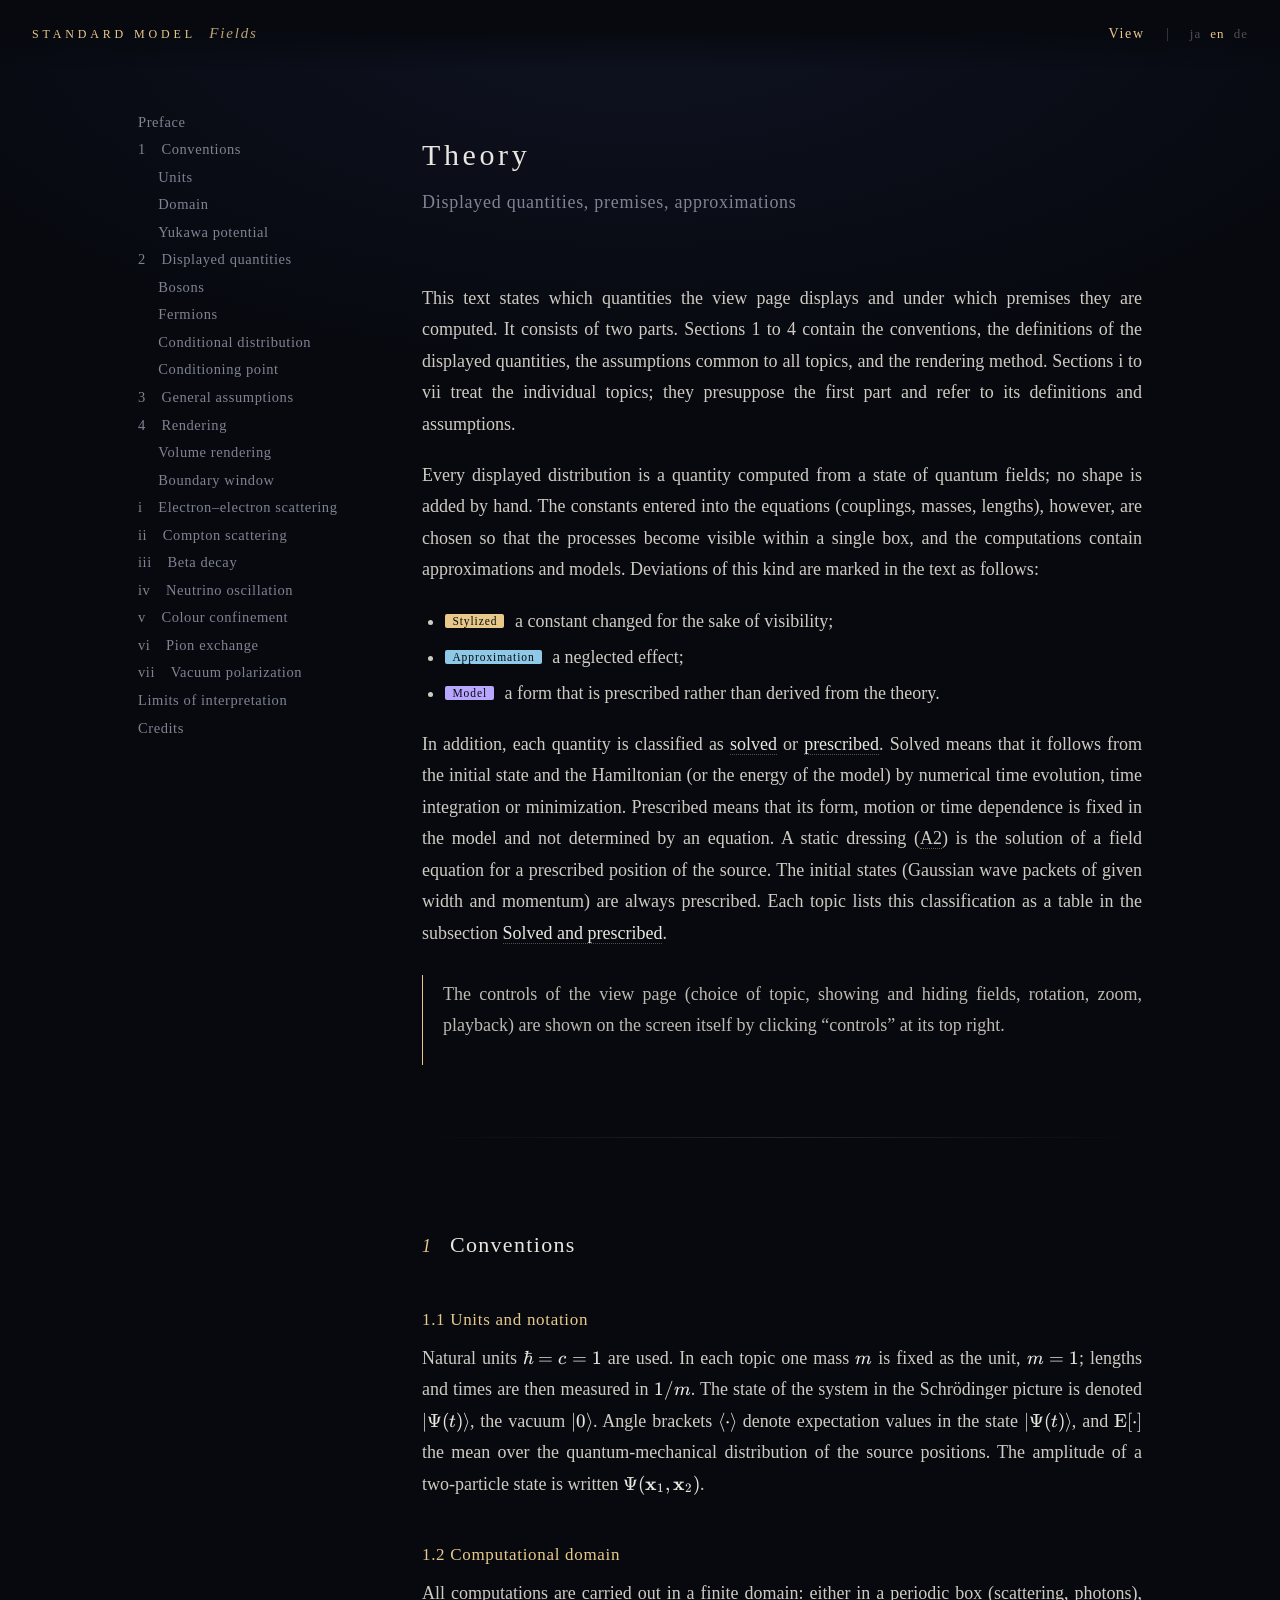
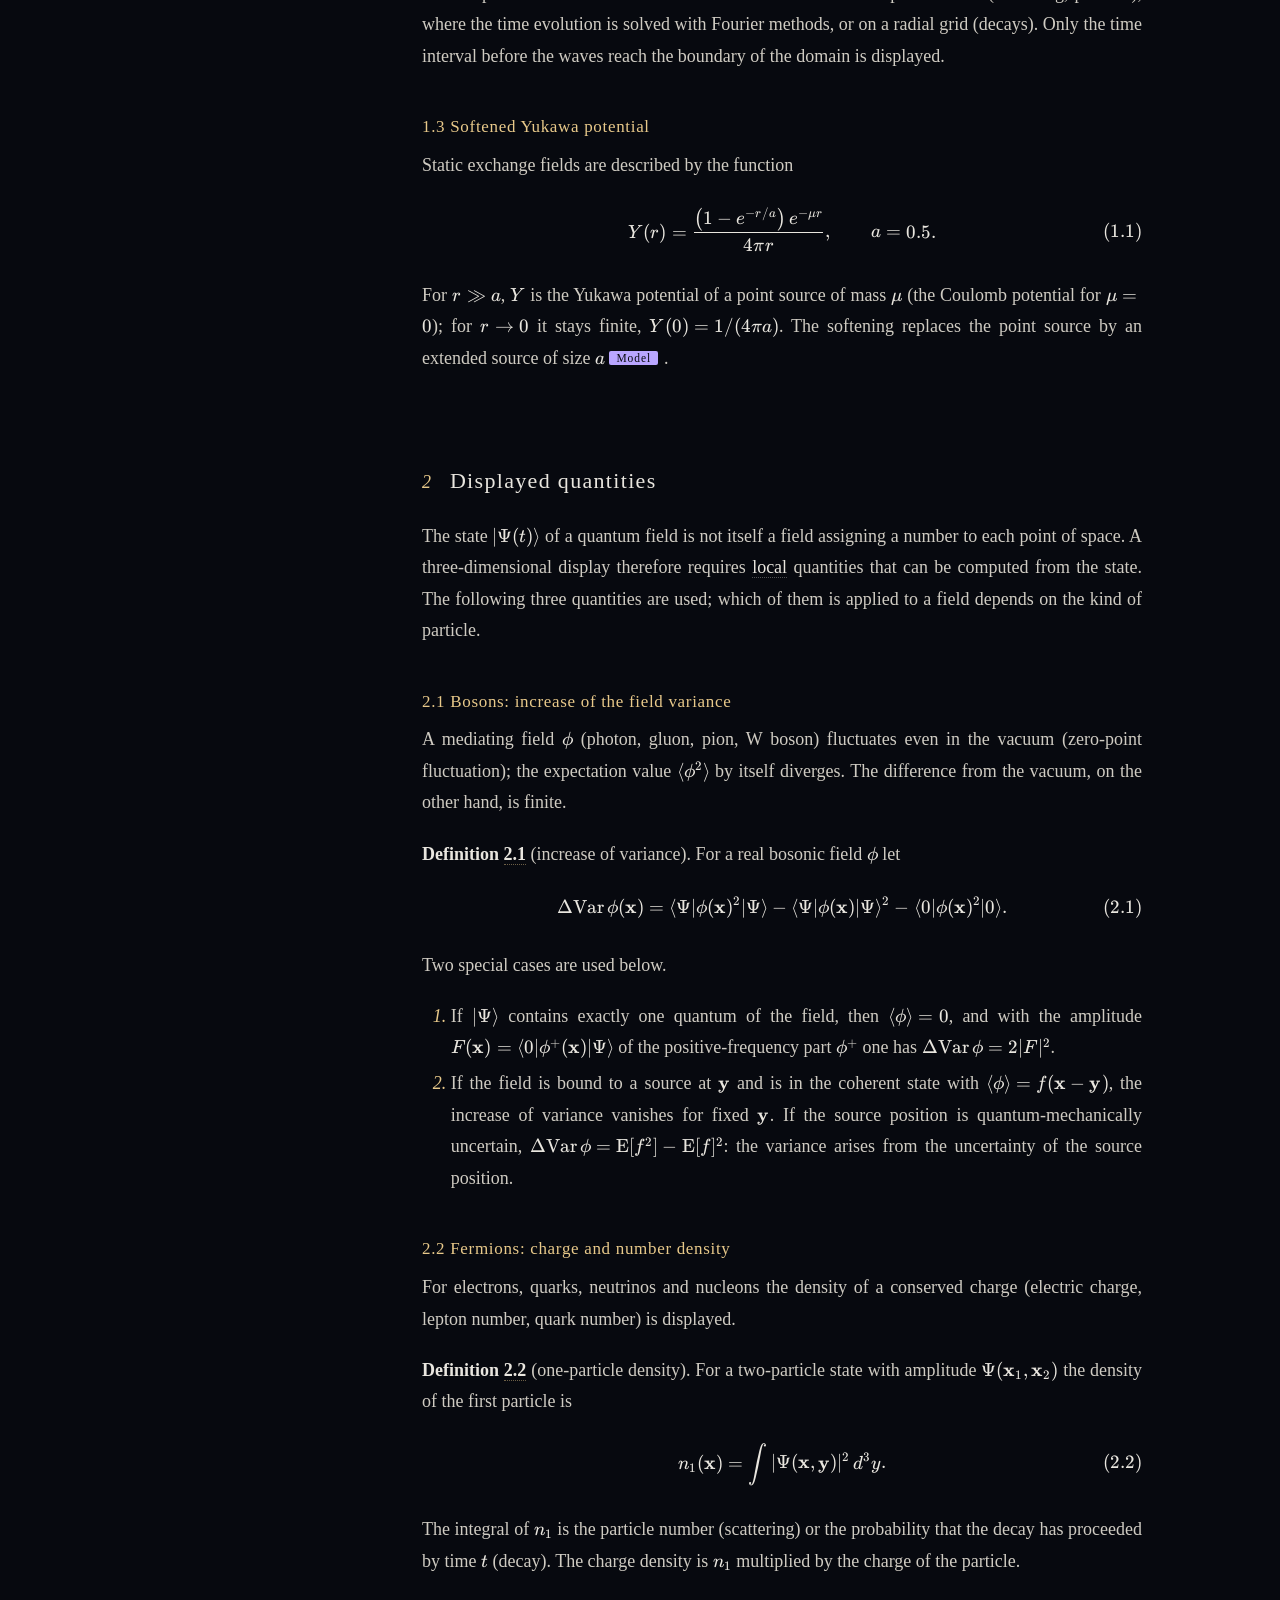
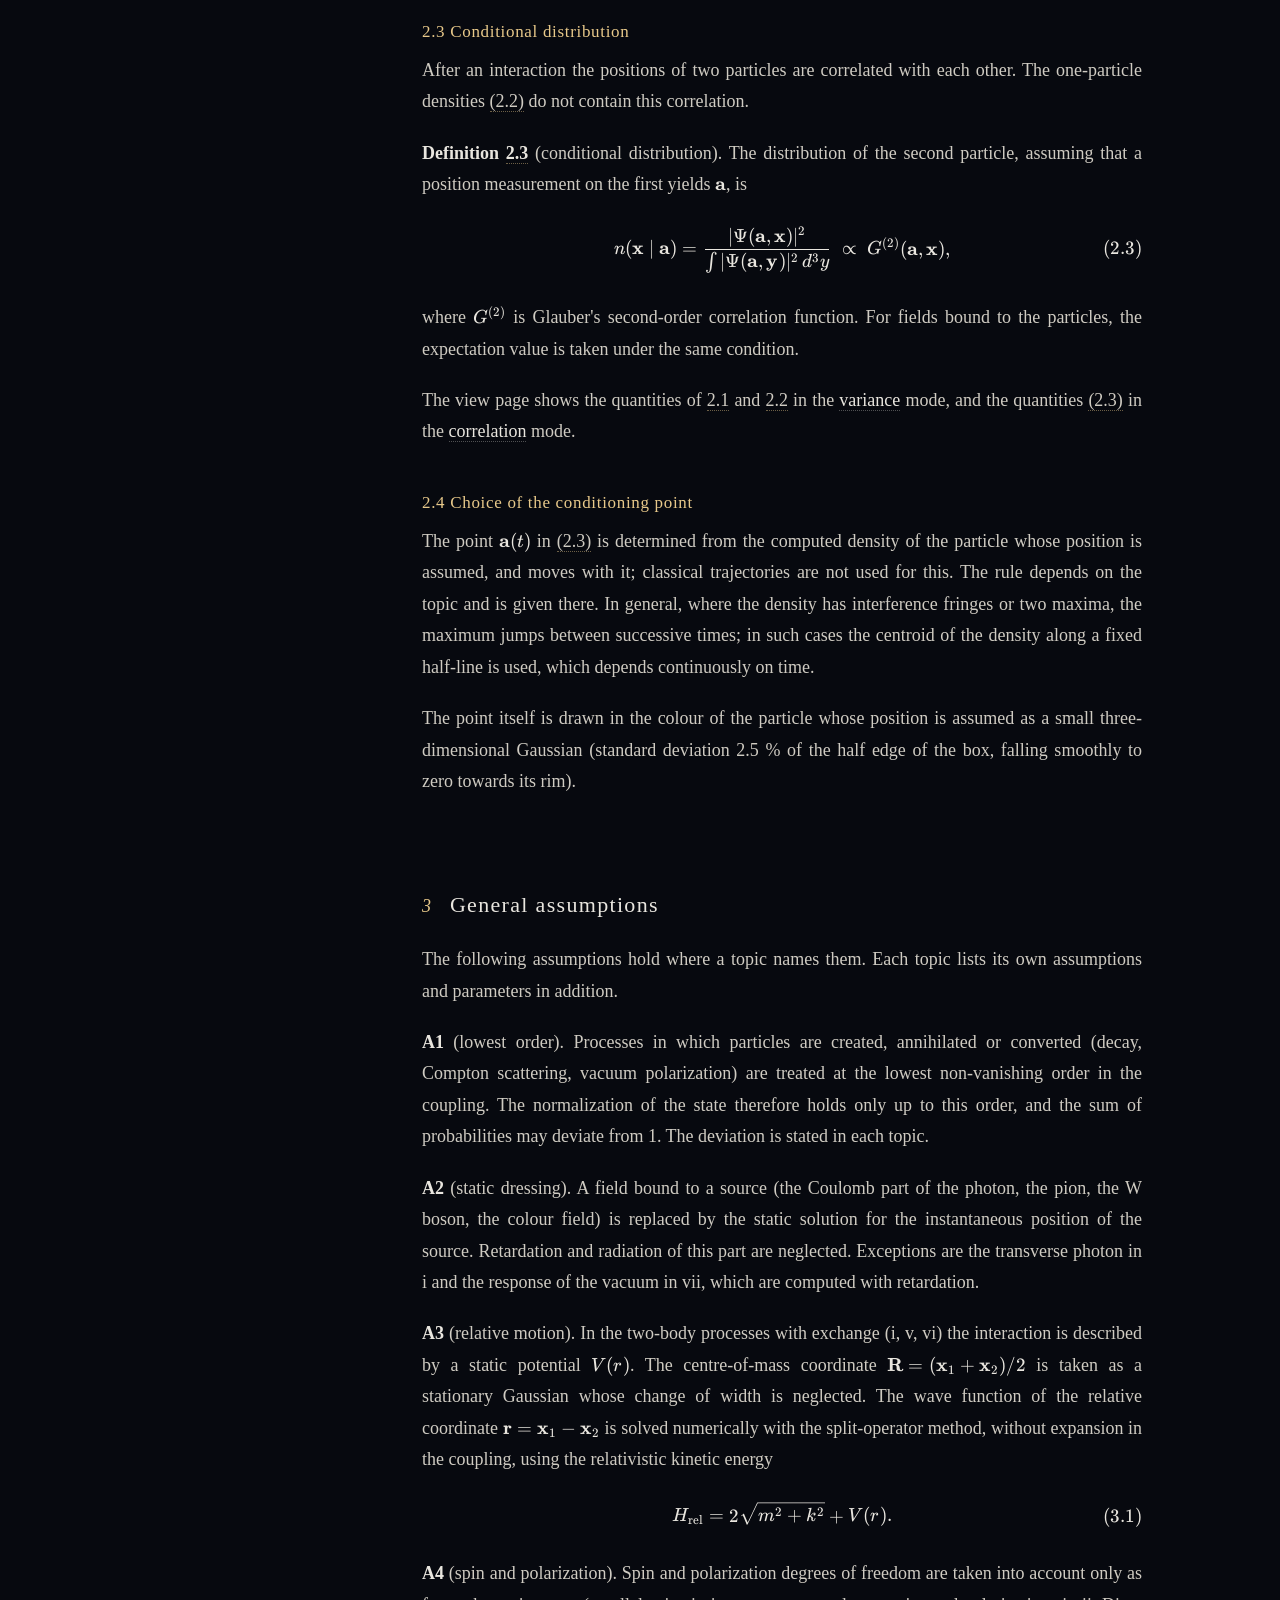
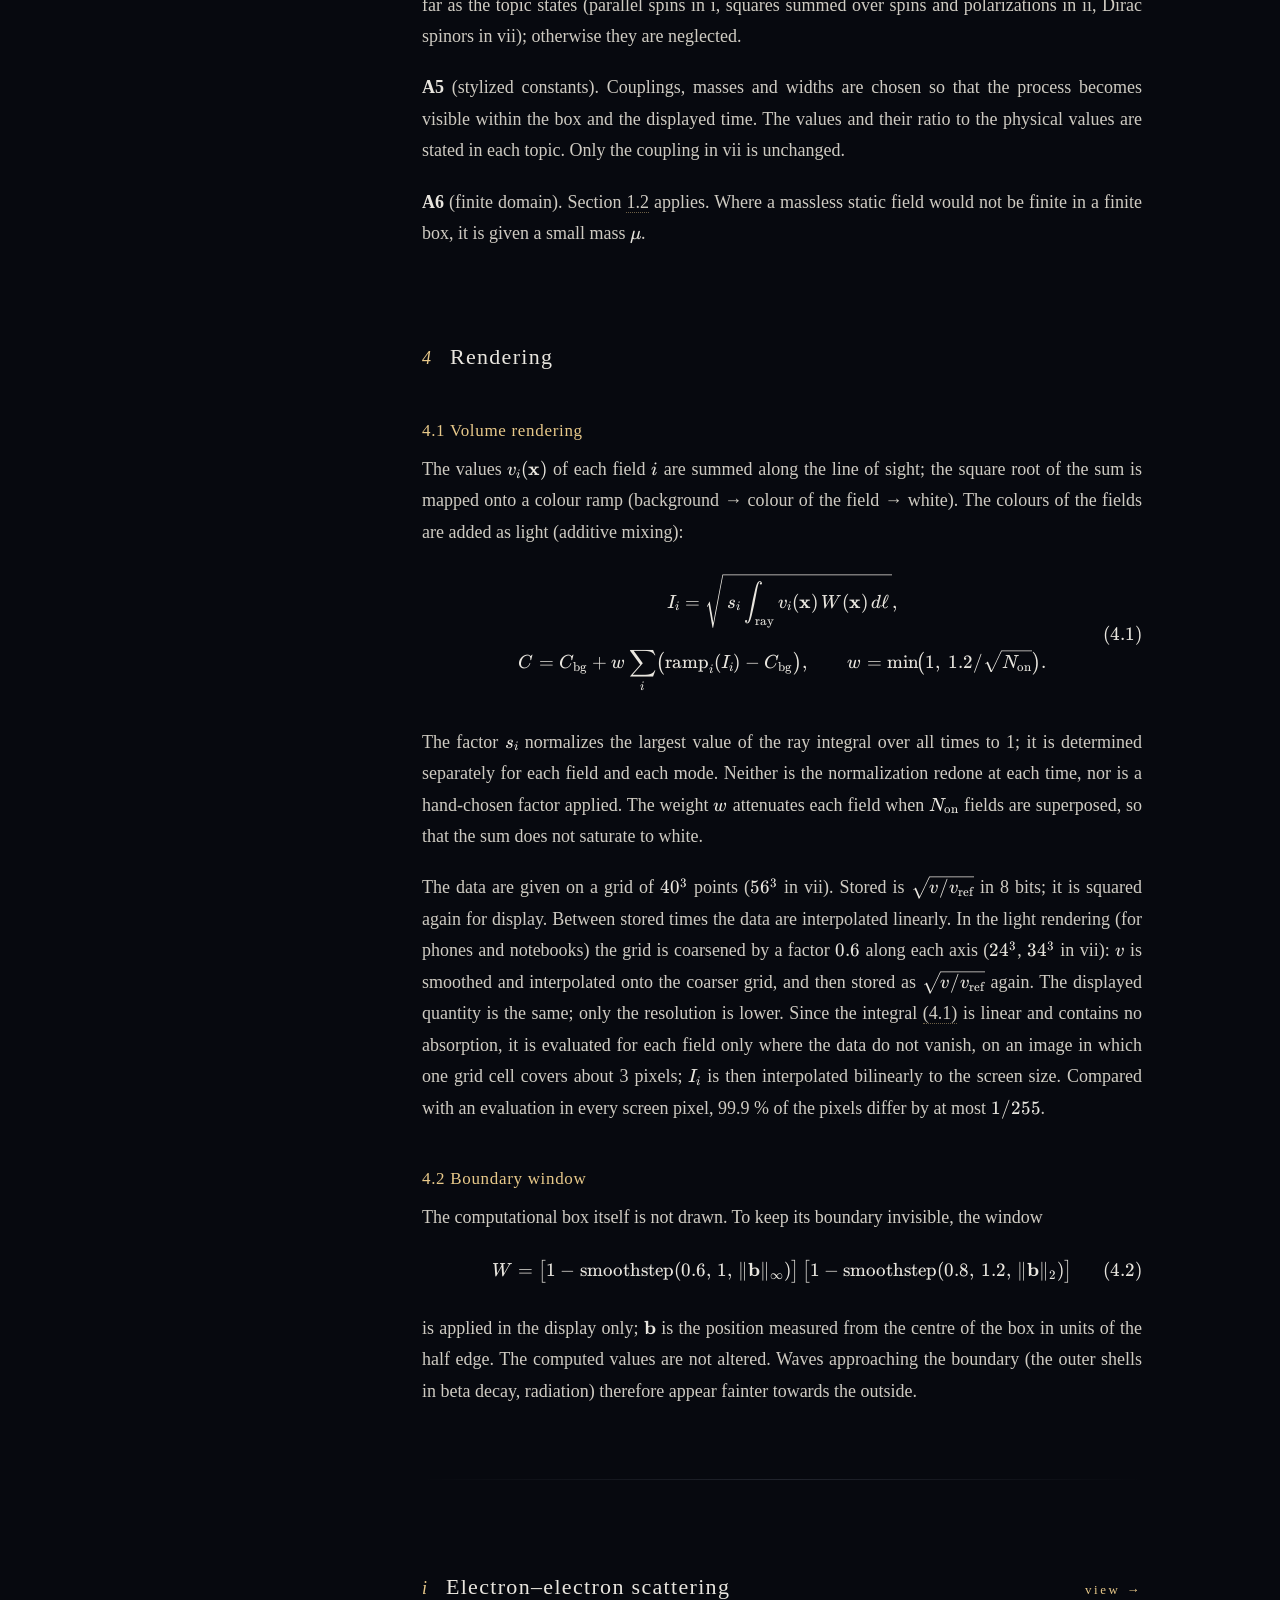
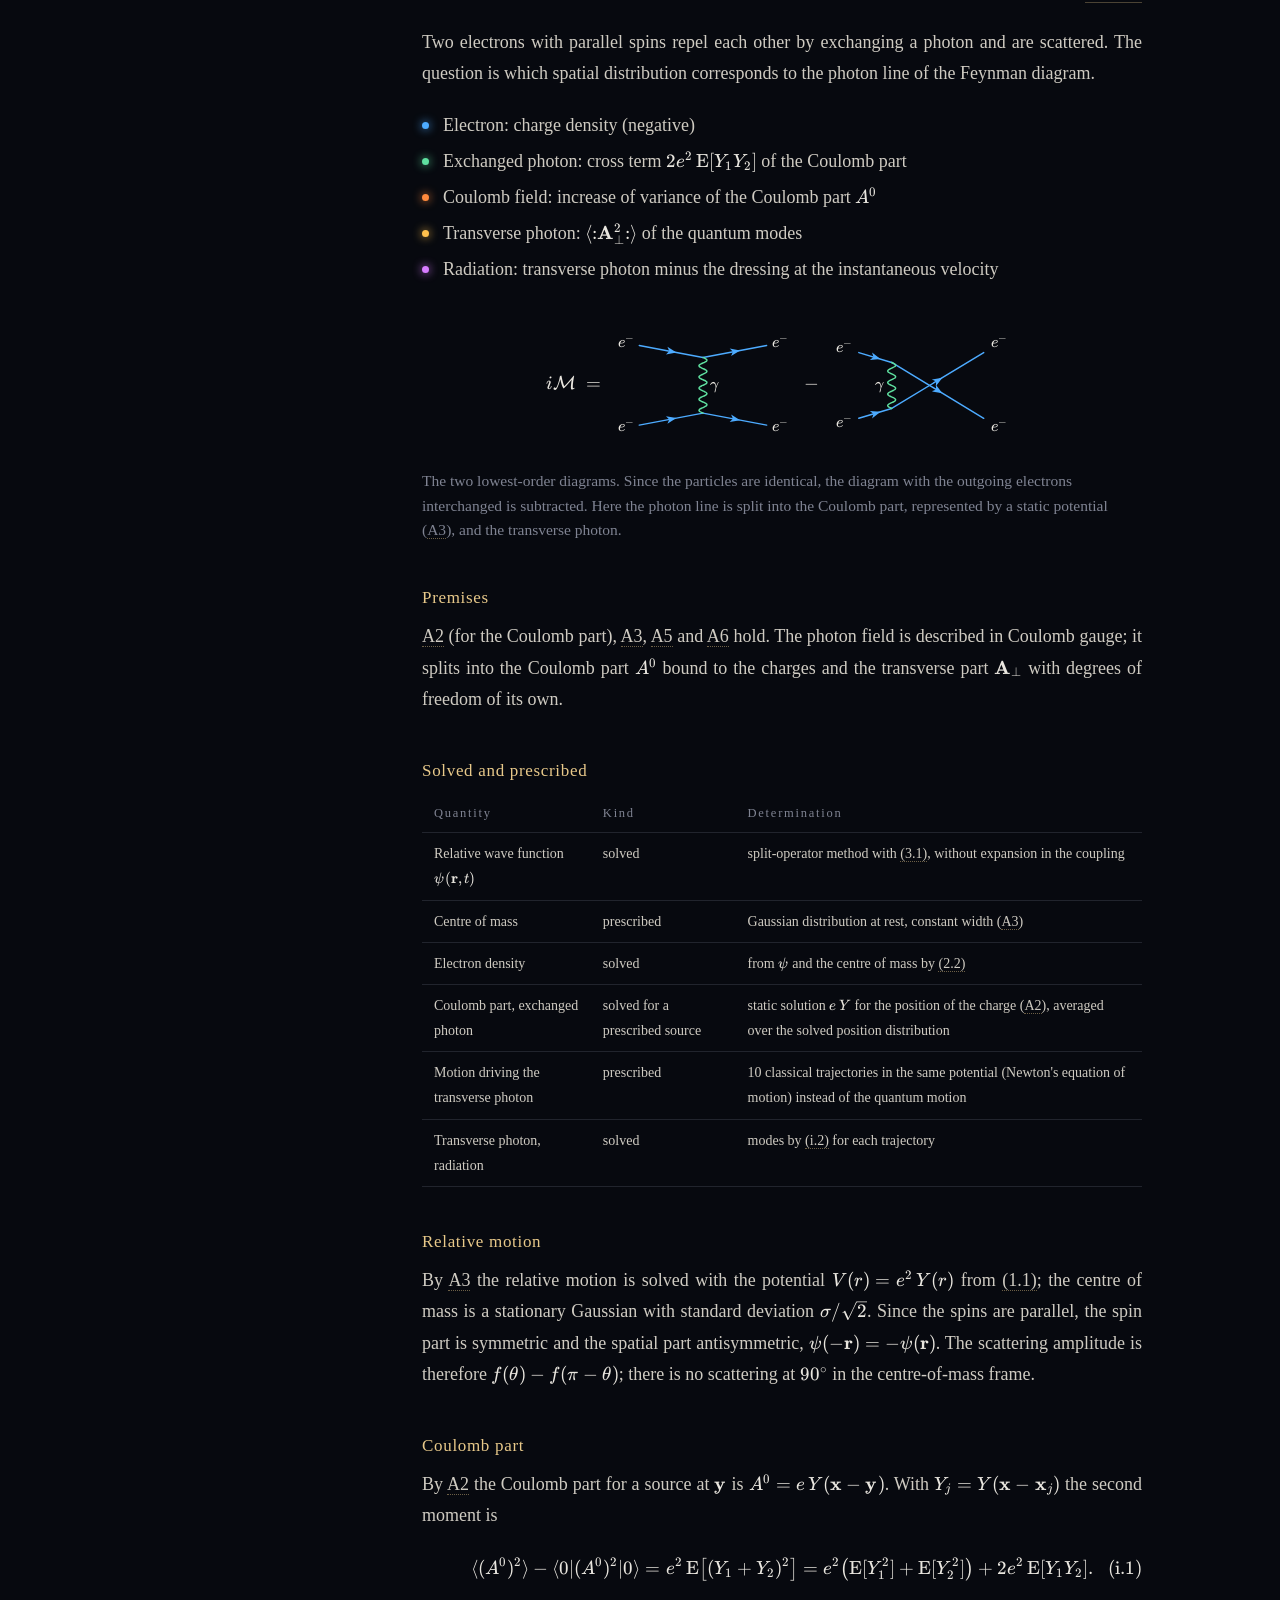
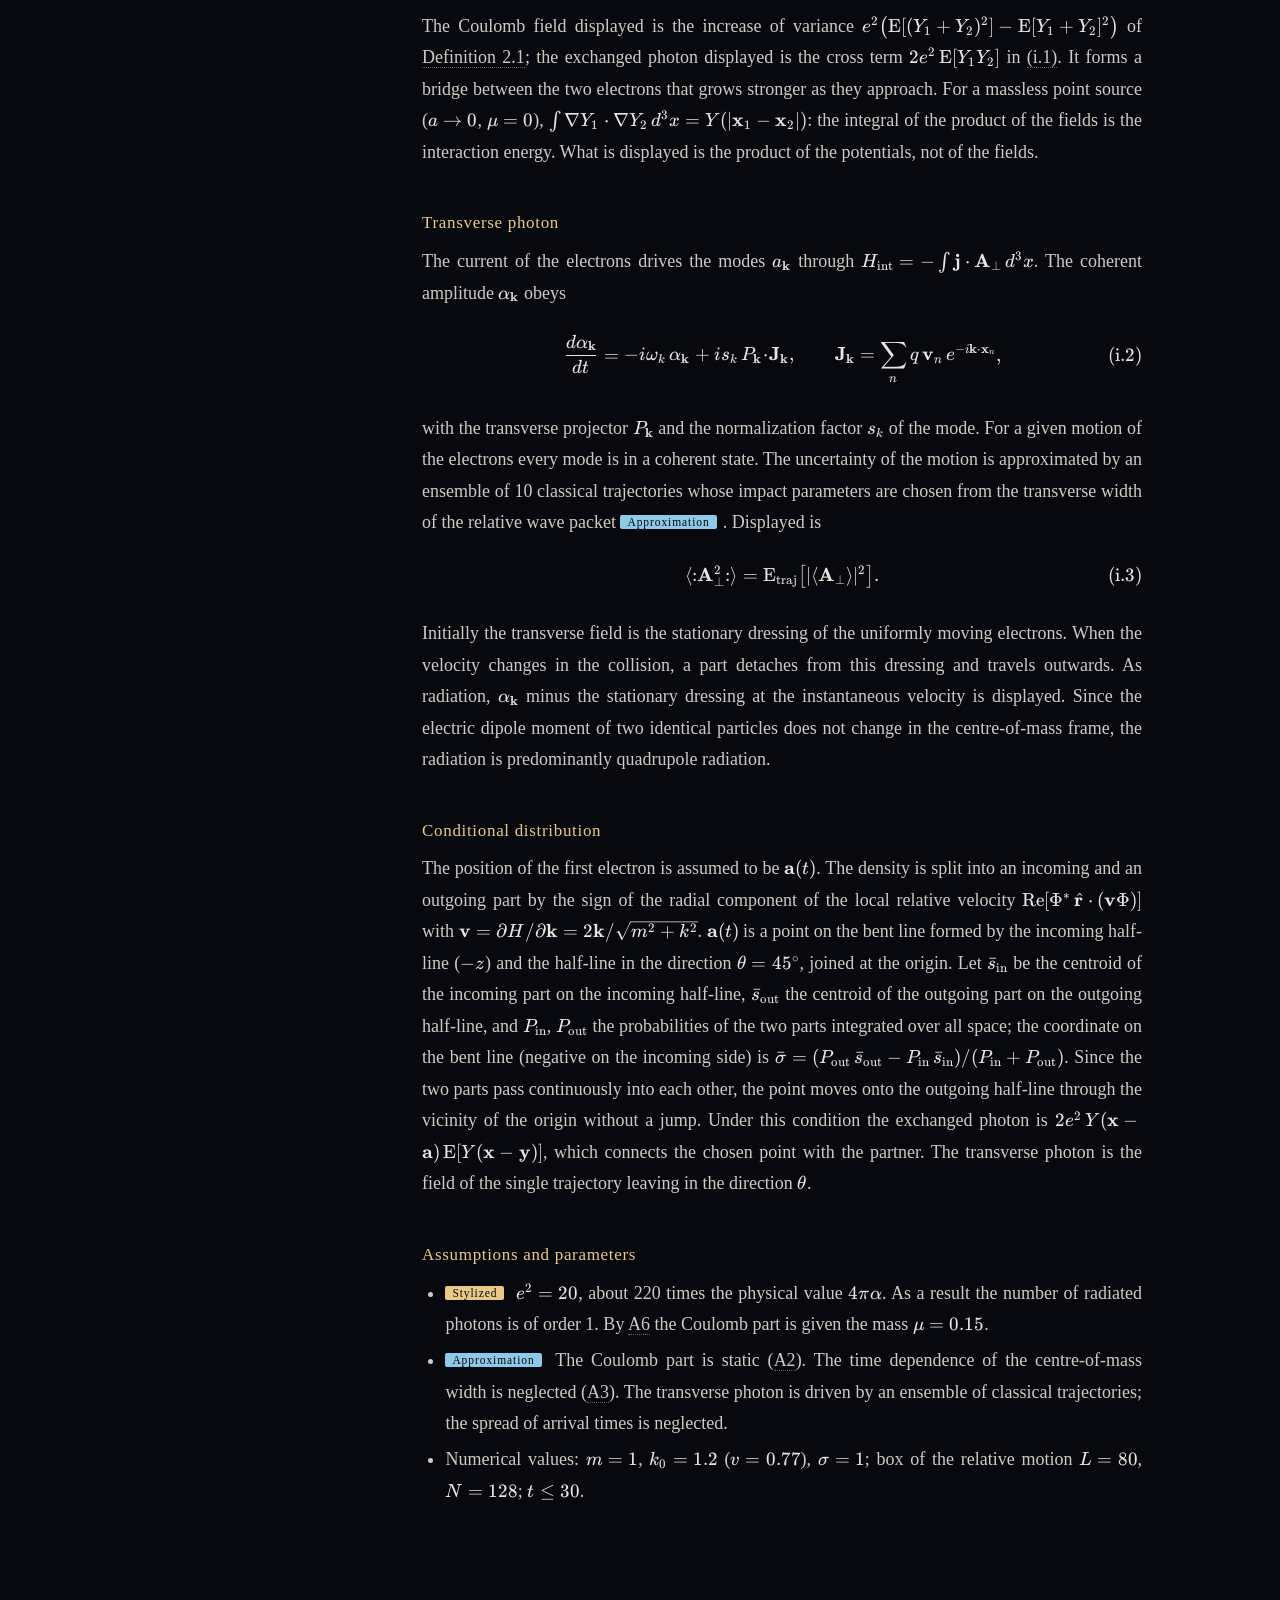
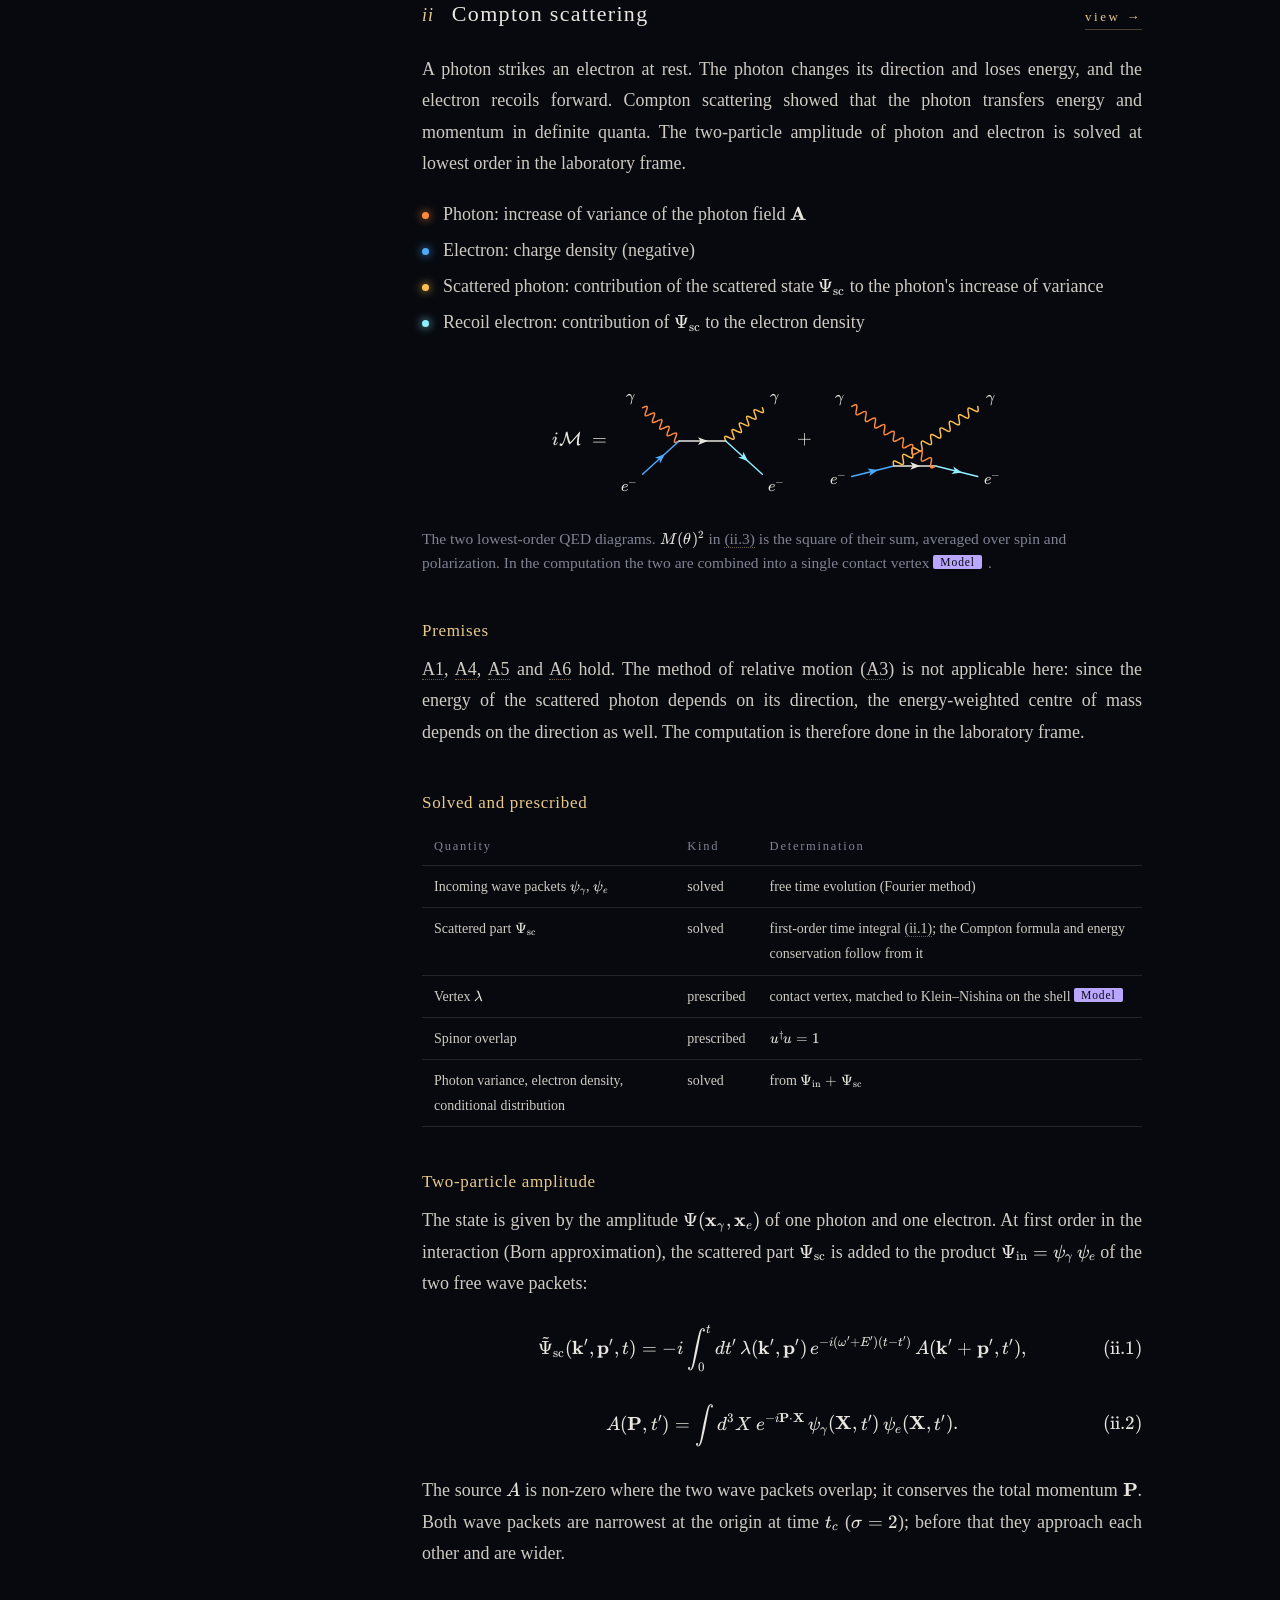
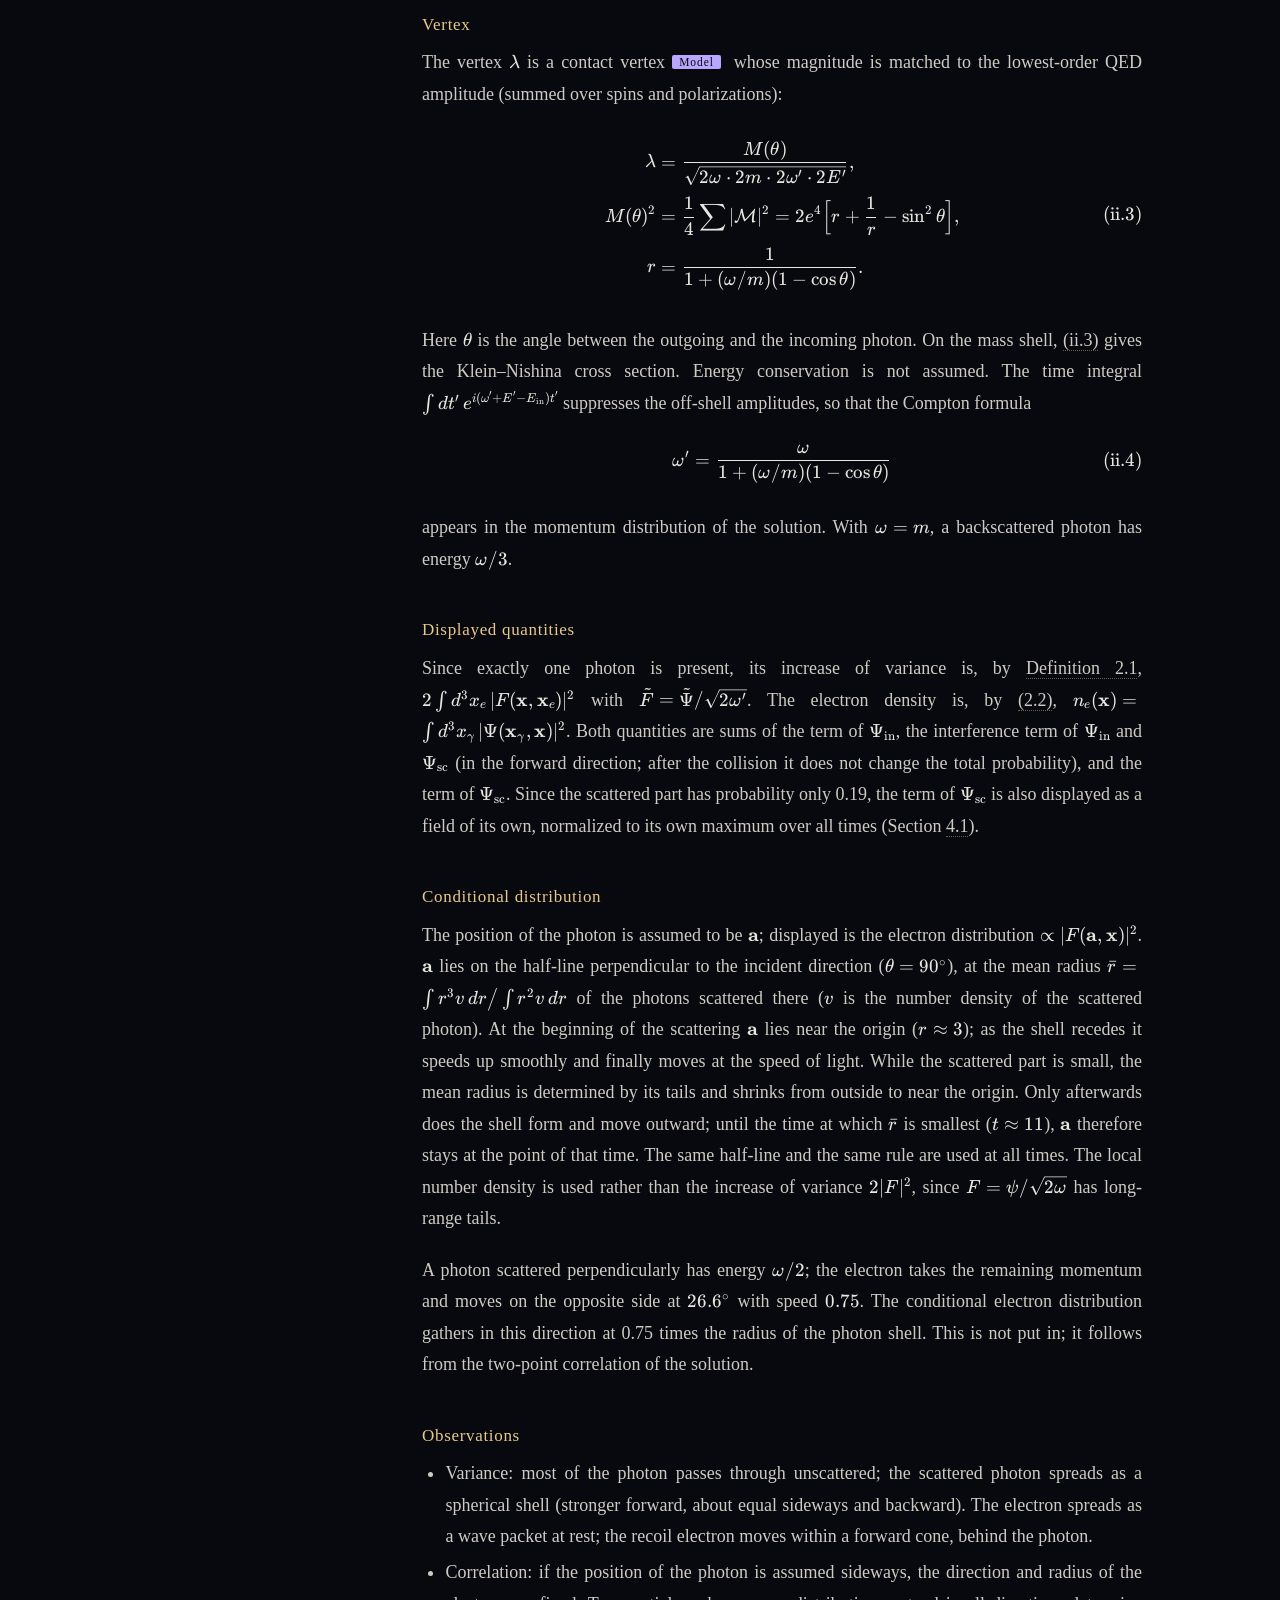
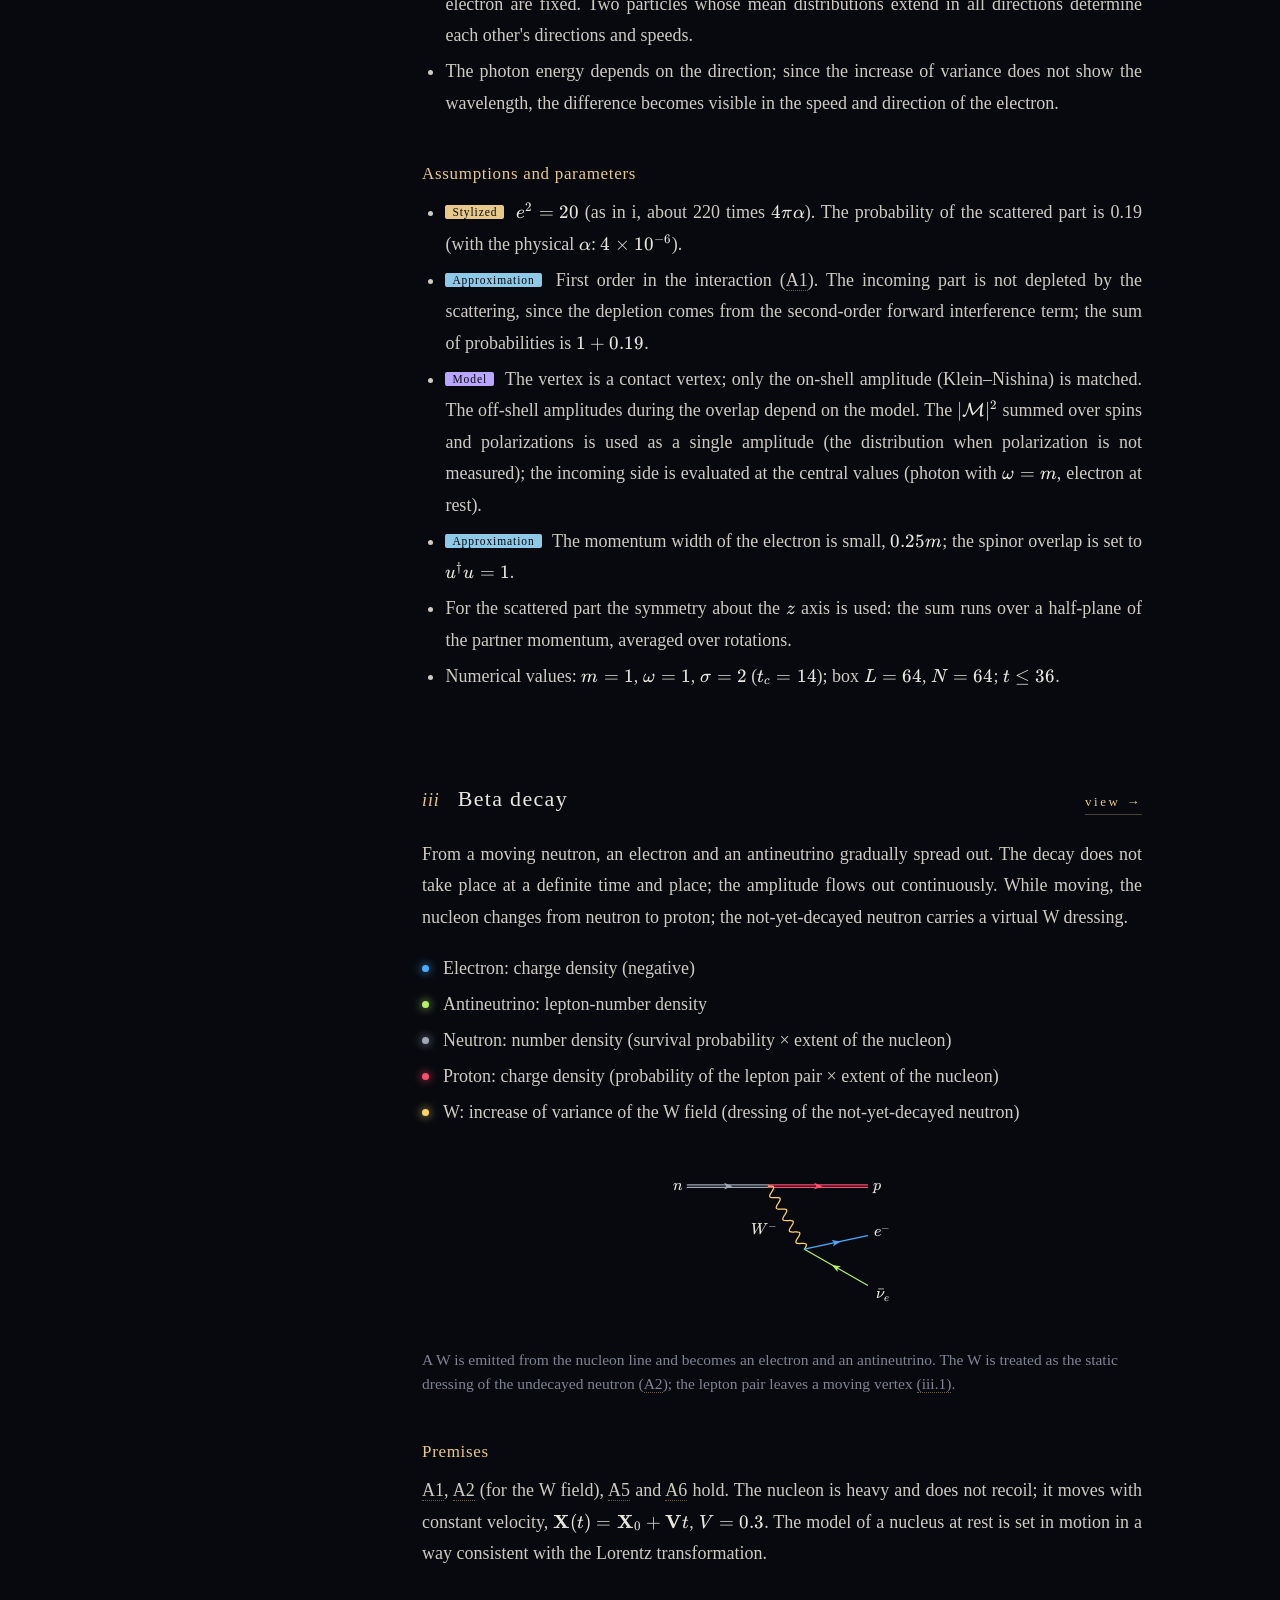
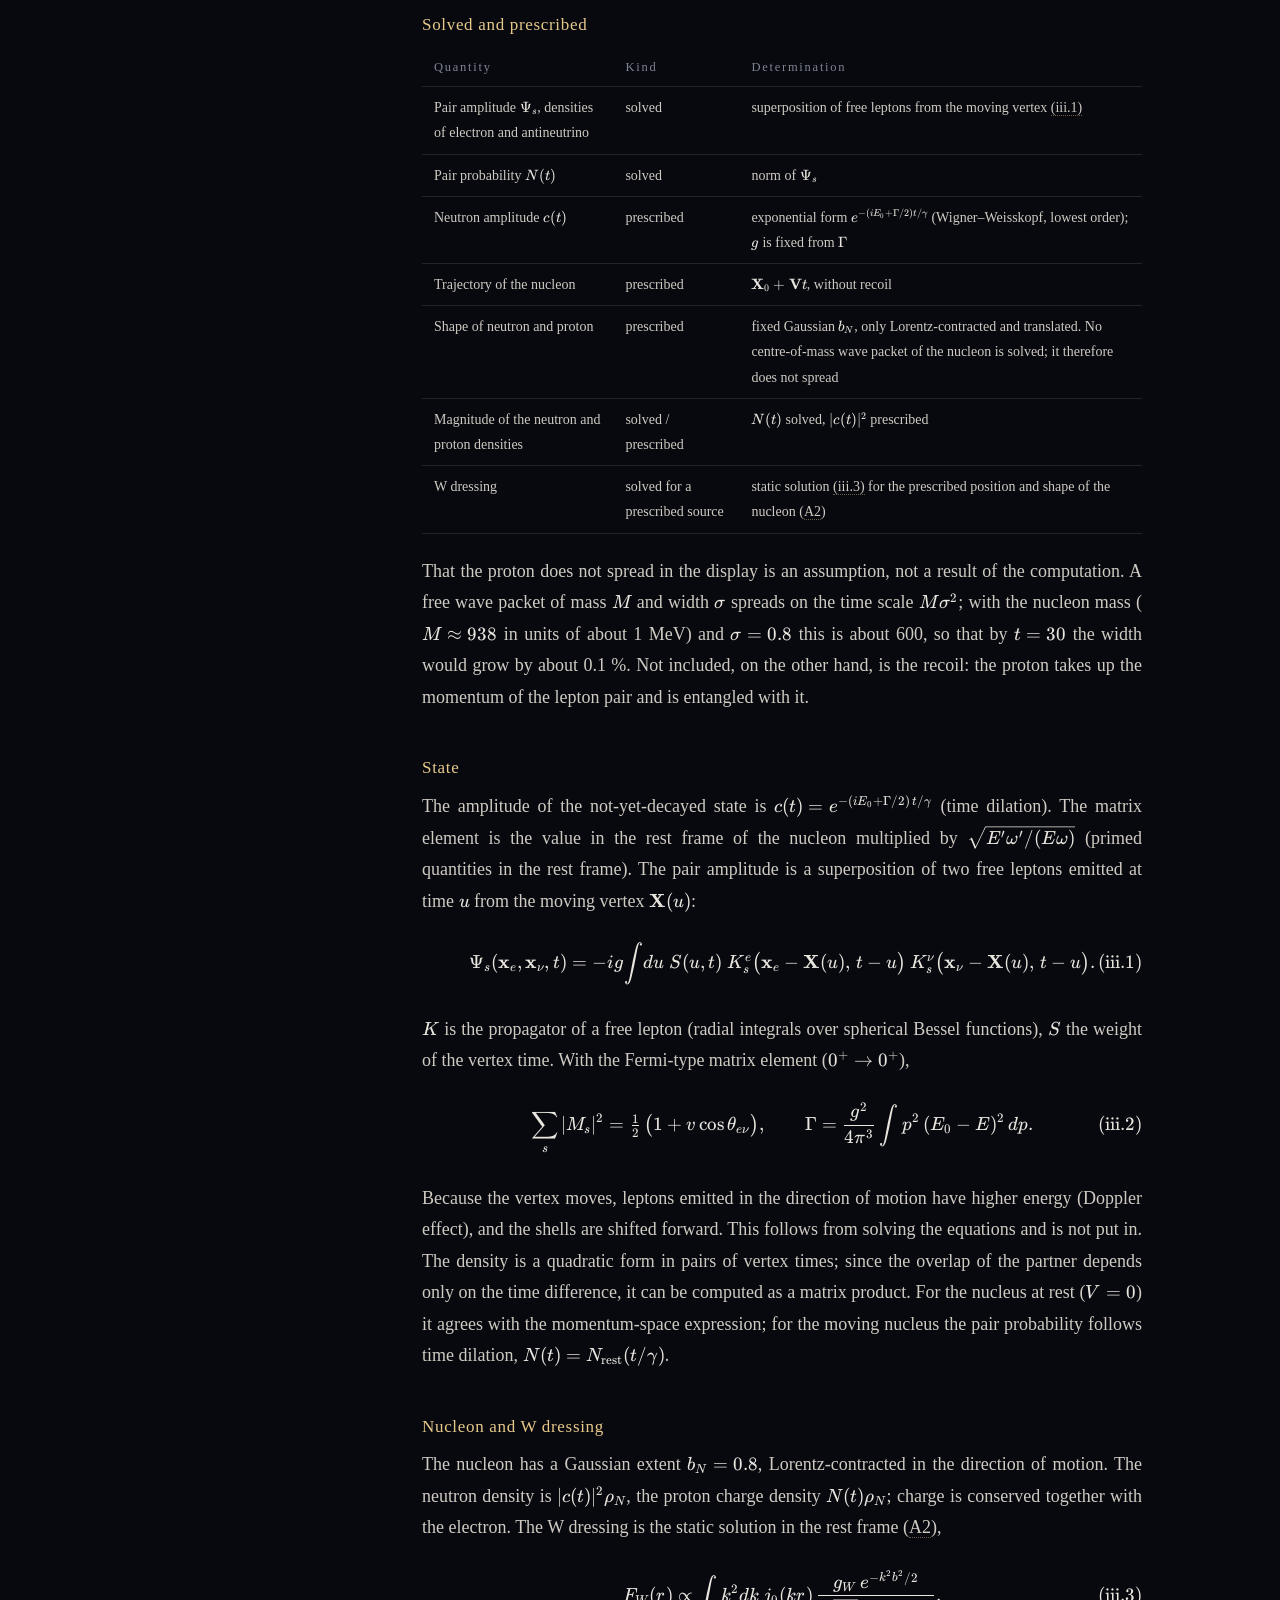
<file: theory.en.html>
<!doctype html>
<html lang="en">
<head>
  <meta charset="utf-8">
  <meta name="viewport" content="width=device-width, initial-scale=1">
  <title>Theory | Standard Model Fields</title>
  <script>
    try { var f = {ja: "theory.html", en: "theory.en.html", de: "theory.de.html"}[localStorage.getItem("smf-lang")]; if (f && f !== "theory.en.html") location.replace(f + location.hash); } catch (e) {}
  </script>
  <link rel="stylesheet" href="vendor/katex/katex.min.css">
  <link rel="stylesheet" href="css/style.css">
  <link rel="stylesheet" href="css/theory.css">
</head>
<body class="doc">
  <div class="top">
    <a class="brand" href="index.html"><span class="mark">Standard Model</span><span class="mark it">Fields</span></a>
    <span class="links"><a class="word" href="index.html">View</a><span class="langs"><a href="theory.html" hreflang="ja" title="日本語" onclick="try { localStorage.setItem('smf-lang', 'ja'); } catch (e) {}">ja</a><span class="on" title="English">en</span><a href="theory.de.html" hreflang="de" title="Deutsch" onclick="try { localStorage.setItem('smf-lang', 'de'); } catch (e) {}">de</a></span></span>
  </div>

  <div class="wrap">
    <nav class="toc">
      <a href="#intro">Preface</a>
      <a href="#units">1　Conventions</a>
      <a class="sub" href="#units-basic">Units</a>
      <a class="sub" href="#units-box">Domain</a>
      <a class="sub" href="#units-yukawa">Yukawa potential</a>
      <a href="#draw">2　Displayed quantities</a>
      <a class="sub" href="#draw-boson">Bosons</a>
      <a class="sub" href="#draw-fermion">Fermions</a>
      <a class="sub" href="#draw-cond">Conditional distribution</a>
      <a class="sub" href="#draw-point">Conditioning point</a>
      <a href="#assume">3　General assumptions</a>
      <a href="#render">4　Rendering</a>
      <a class="sub" href="#render-volume">Volume rendering</a>
      <a class="sub" href="#render-window">Boundary window</a>
      <a href="#ee">i　Electron–electron scattering</a>
      <a href="#compton">ii　Compton scattering</a>
      <a href="#beta">iii　Beta decay</a>
      <a href="#osc">iv　Neutrino oscillation</a>
      <a href="#confine">v　Colour confinement</a>
      <a href="#pion">vi　Pion exchange</a>
      <a href="#vacpol">vii　Vacuum polarization</a>
      <a href="#limits">Limits of interpretation</a>
      <a href="#credits">Credits</a>
    </nav>

    <article>
      <h1>Theory</h1>
      <div class="lead">Displayed quantities, premises, approximations</div>

      <section id="intro">
        <p>This text states which quantities the view page displays and under which premises they are computed. It consists of two parts. Sections 1 to 4 contain the conventions, the definitions of the displayed quantities, the assumptions common to all topics, and the rendering method. Sections i to vii treat the individual topics; they presuppose the first part and refer to its definitions and assumptions.</p>
        <p>Every displayed distribution is a quantity computed from a state of quantum fields; no shape is added by hand. The constants entered into the equations (couplings, masses, lengths), however, are chosen so that the processes become visible within a single box, and the computations contain approximations and models. Deviations of this kind are marked in the text as follows:</p>
        <ul>
          <li><span class="badge">Stylized</span> a constant changed for the sake of visibility;</li>
          <li><span class="badge approx">Approximation</span> a neglected effect;</li>
          <li><span class="badge model">Model</span> a form that is prescribed rather than derived from the theory.</li>
        </ul>
        <p>In addition, each quantity is classified as <em>solved</em> or <em>prescribed</em>. Solved means that it follows from the initial state and the Hamiltonian (or the energy of the model) by numerical time evolution, time integration or minimization. Prescribed means that its form, motion or time dependence is fixed in the model and not determined by an equation. A static dressing (<a class="ref" href="#A2">A2</a>) is the solution of a field equation for a prescribed position of the source. The initial states (Gaussian wave packets of given width and momentum) are always prescribed. Each topic lists this classification as a table in the subsection <em>Solved and prescribed</em>.</p>
        <div class="note"><p>The controls of the view page (choice of topic, showing and hiding fields, rotation, zoom, playback) are shown on the screen itself by clicking “controls” at its top right.</p></div>
      </section>

      <hr>

      <section id="units">
        <h2><span class="num">1</span>Conventions</h2>
        <h3 id="units-basic">1.1 Units and notation</h3>
        <p>Natural units \(\hbar = c = 1\) are used. In each topic one mass \(m\) is fixed as the unit, \(m = 1\); lengths and times are then measured in \(1/m\). The state of the system in the Schrödinger picture is denoted \(|\Psi(t)\rangle\), the vacuum \(|0\rangle\). Angle brackets \(\langle\cdot\rangle\) denote expectation values in the state \(|\Psi(t)\rangle\), and \(\mathrm E[\cdot]\) the mean over the quantum-mechanical distribution of the source positions. The amplitude of a two-particle state is written \(\Psi(\mathbf x_1, \mathbf x_2)\).</p>
        <h3 id="units-box">1.2 Computational domain</h3>
        <p>All computations are carried out in a finite domain: either in a periodic box (scattering, photons), where the time evolution is solved with Fourier methods, or on a radial grid (decays). Only the time interval before the waves reach the boundary of the domain is displayed.</p>
        <h3 id="units-yukawa">1.3 Softened Yukawa potential</h3>
        <p>Static exchange fields are described by the function</p>
        <div class="eq" id="eq-1.1">$$Y(r) = \frac{\bigl(1 - e^{-r/a}\bigr)\,e^{-\mu r}}{4\pi r}, \qquad a = 0.5 . \tag{1.1}$$</div>
        <p>For \(r \gg a\), \(Y\) is the Yukawa potential of a point source of mass \(\mu\) (the Coulomb potential for \(\mu = 0\)); for \(r \to 0\) it stays finite, \(Y(0) = 1/(4\pi a)\). The softening replaces the point source by an extended source of size \(a\) <span class="badge model">Model</span>.</p>
      </section>

      <section id="draw">
        <h2><span class="num">2</span>Displayed quantities</h2>
        <p>The state \(|\Psi(t)\rangle\) of a quantum field is not itself a field assigning a number to each point of space. A three-dimensional display therefore requires <em>local</em> quantities that can be computed from the state. The following three quantities are used; which of them is applied to a field depends on the kind of particle.</p>
        <h3 id="draw-boson">2.1 Bosons: increase of the field variance</h3>
        <p>A mediating field \(\phi\) (photon, gluon, pion, W boson) fluctuates even in the vacuum (zero-point fluctuation); the expectation value \(\langle\phi^2\rangle\) by itself diverges. The difference from the vacuum, on the other hand, is finite.</p>
        <p id="def-2.1"><strong>Definition <a class="ref" href="#draw-boson">2.1</a></strong> (increase of variance). For a real bosonic field \(\phi\) let</p>
        <div class="eq" id="eq-2.1">$$\Delta\mathrm{Var}\,\phi(\mathbf x) = \langle\Psi|\phi(\mathbf x)^2|\Psi\rangle - \langle\Psi|\phi(\mathbf x)|\Psi\rangle^2 - \langle 0|\phi(\mathbf x)^2|0\rangle . \tag{2.1}$$</div>
        <p>Two special cases are used below.</p>
        <ol><li>If \(|\Psi\rangle\) contains exactly one quantum of the field, then \(\langle\phi\rangle = 0\), and with the amplitude \(F(\mathbf x) = \langle 0|\phi^{+}(\mathbf x)|\Psi\rangle\) of the positive-frequency part \(\phi^{+}\) one has \(\Delta\mathrm{Var}\,\phi = 2|F|^2\).</li><li>If the field is bound to a source at \(\mathbf y\) and is in the coherent state with \(\langle\phi\rangle = f(\mathbf x - \mathbf y)\), the increase of variance vanishes for fixed \(\mathbf y\). If the source position is quantum-mechanically uncertain, \(\Delta\mathrm{Var}\,\phi = \mathrm E[f^2] - \mathrm E[f]^2\): the variance arises from the uncertainty of the source position.</li></ol>
        <h3 id="draw-fermion">2.2 Fermions: charge and number density</h3>
        <p>For electrons, quarks, neutrinos and nucleons the density of a conserved charge (electric charge, lepton number, quark number) is displayed.</p>
        <p id="def-2.2"><strong>Definition <a class="ref" href="#draw-fermion">2.2</a></strong> (one-particle density). For a two-particle state with amplitude \(\Psi(\mathbf x_1, \mathbf x_2)\) the density of the first particle is</p>
        <div class="eq" id="eq-2.2">$$n_1(\mathbf x) = \int |\Psi(\mathbf x, \mathbf y)|^2 \, d^3y . \tag{2.2}$$</div>
        <p>The integral of \(n_1\) is the particle number (scattering) or the probability that the decay has proceeded by time \(t\) (decay). The charge density is \(n_1\) multiplied by the charge of the particle.</p>
        <h3 id="draw-cond">2.3 Conditional distribution</h3>
        <p>After an interaction the positions of two particles are correlated with each other. The one-particle densities <a class="ref" href="#eq-2.2">(2.2)</a> do not contain this correlation.</p>
        <p id="def-2.3"><strong>Definition <a class="ref" href="#draw-cond">2.3</a></strong> (conditional distribution). The distribution of the second particle, assuming that a position measurement on the first yields \(\mathbf a\), is</p>
        <div class="eq" id="eq-2.3">$$n(\mathbf x \mid \mathbf a) = \frac{|\Psi(\mathbf a, \mathbf x)|^2}{\int |\Psi(\mathbf a, \mathbf y)|^2\, d^3y} \;\propto\; G^{(2)}(\mathbf a, \mathbf x), \tag{2.3}$$</div>
        <p>where \(G^{(2)}\) is Glauber's second-order correlation function. For fields bound to the particles, the expectation value is taken under the same condition.</p>
        <p>The view page shows the quantities of <a class="ref" href="#draw-boson">2.1</a> and <a class="ref" href="#draw-fermion">2.2</a> in the <em>variance</em> mode, and the quantities <a class="ref" href="#eq-2.3">(2.3)</a> in the <em>correlation</em> mode.</p>
        <h3 id="draw-point">2.4 Choice of the conditioning point</h3>
        <p>The point \(\mathbf a(t)\) in <a class="ref" href="#eq-2.3">(2.3)</a> is determined from the computed density of the particle whose position is assumed, and moves with it; classical trajectories are not used for this. The rule depends on the topic and is given there. In general, where the density has interference fringes or two maxima, the maximum jumps between successive times; in such cases the centroid of the density along a fixed half-line is used, which depends continuously on time.</p>
        <p>The point itself is drawn in the colour of the particle whose position is assumed as a small three-dimensional Gaussian (standard deviation 2.5 % of the half edge of the box, falling smoothly to zero towards its rim).</p>
      </section>

      <section id="assume">
        <h2><span class="num">3</span>General assumptions</h2>
        <p>The following assumptions hold where a topic names them. Each topic lists its own assumptions and parameters in addition.</p>
        <p id="A1"><strong>A1</strong> (lowest order). Processes in which particles are created, annihilated or converted (decay, Compton scattering, vacuum polarization) are treated at the lowest non-vanishing order in the coupling. The normalization of the state therefore holds only up to this order, and the sum of probabilities may deviate from 1. The deviation is stated in each topic.</p>
        <p id="A2"><strong>A2</strong> (static dressing). A field bound to a source (the Coulomb part of the photon, the pion, the W boson, the colour field) is replaced by the static solution for the instantaneous position of the source. Retardation and radiation of this part are neglected. Exceptions are the transverse photon in i and the response of the vacuum in vii, which are computed with retardation.</p>
        <p id="A3"><strong>A3</strong> (relative motion). In the two-body processes with exchange (i, v, vi) the interaction is described by a static potential \(V(r)\). The centre-of-mass coordinate \(\mathbf R = (\mathbf x_1 + \mathbf x_2)/2\) is taken as a stationary Gaussian whose change of width is neglected. The wave function of the relative coordinate \(\mathbf r = \mathbf x_1 - \mathbf x_2\) is solved numerically with the split-operator method, without expansion in the coupling, using the relativistic kinetic energy</p>
        <div class="eq" id="eq-3.1">$$H_{\text{rel}} = 2\sqrt{m^2 + k^2} + V(r). \tag{3.1}$$</div>
        <p id="A4"><strong>A4</strong> (spin and polarization). Spin and polarization degrees of freedom are taken into account only as far as the topic states (parallel spins in i, squares summed over spins and polarizations in ii, Dirac spinors in vii); otherwise they are neglected.</p>
        <p id="A5"><strong>A5</strong> (stylized constants). Couplings, masses and widths are chosen so that the process becomes visible within the box and the displayed time. The values and their ratio to the physical values are stated in each topic. Only the coupling in vii is unchanged.</p>
        <p id="A6"><strong>A6</strong> (finite domain). Section <a class="ref" href="#units-box">1.2</a> applies. Where a massless static field would not be finite in a finite box, it is given a small mass \(\mu\).</p>
      </section>

      <section id="render">
        <h2><span class="num">4</span>Rendering</h2>
        <h3 id="render-volume">4.1 Volume rendering</h3>
        <p>The values \(v_i(\mathbf x)\) of each field \(i\) are summed along the line of sight; the square root of the sum is mapped onto a colour ramp (background → colour of the field → white). The colours of the fields are added as light (additive mixing):</p>
        <div class="eq" id="eq-4.1">$$\begin{gathered}
          I_i = \sqrt{\,s_i \int_{\text{ray}} v_i(\mathbf x)\, W(\mathbf x)\, d\ell\,}, \\
          C = C_{\text{bg}} + w \sum_i \bigl(\mathrm{ramp}_i(I_i) - C_{\text{bg}}\bigr), \qquad w = \min\!\bigl(1,\; 1.2/\sqrt{N_{\text{on}}}\bigr).
          \end{gathered} \tag{4.1}$$</div>
        <p>The factor \(s_i\) normalizes the largest value of the ray integral over all times to 1; it is determined separately for each field and each mode. Neither is the normalization redone at each time, nor is a hand-chosen factor applied. The weight \(w\) attenuates each field when \(N_{\text{on}}\) fields are superposed, so that the sum does not saturate to white.</p>
        <p>The data are given on a grid of \(40^3\) points (\(56^3\) in vii). Stored is \(\sqrt{v/v_{\text{ref}}}\) in 8 bits; it is squared again for display. Between stored times the data are interpolated linearly. In the light rendering (for phones and notebooks) the grid is coarsened by a factor \(0.6\) along each axis (\(24^3\), \(34^3\) in vii): \(v\) is smoothed and interpolated onto the coarser grid, and then stored as \(\sqrt{v/v_{\text{ref}}}\) again. The displayed quantity is the same; only the resolution is lower. Since the integral <a class="ref" href="#eq-4.1">(4.1)</a> is linear and contains no absorption, it is evaluated for each field only where the data do not vanish, on an image in which one grid cell covers about 3 pixels; \(I_i\) is then interpolated bilinearly to the screen size. Compared with an evaluation in every screen pixel, 99.9 % of the pixels differ by at most \(1/255\).</p>
        <h3 id="render-window">4.2 Boundary window</h3>
        <p>The computational box itself is not drawn. To keep its boundary invisible, the window</p>
        <div class="eq" id="eq-4.2">$$W = \bigl[1 - \mathrm{smoothstep}(0.6,\, 1,\, \|\mathbf b\|_\infty)\bigr]\,\bigl[1 - \mathrm{smoothstep}(0.8,\, 1.2,\, \|\mathbf b\|_2)\bigr] \tag{4.2}$$</div>
        <p>is applied in the display only; \(\mathbf b\) is the position measured from the centre of the box in units of the half edge. The computed values are not altered. Waves approaching the boundary (the outer shells in beta decay, radiation) therefore appear fainter towards the outside.</p>
      </section>

      <hr>

      <section id="ee">
        <h2><span class="num">i</span>Electron–electron scattering<a class="go" href="index.html#ee">view →</a></h2>
        <p>Two electrons with parallel spins repel each other by exchanging a photon and are scattered. The question is which spatial distribution corresponds to the photon line of the Feynman diagram.</p>
        <ul class="fields-list">
          <li style="--c:#4dabff">Electron: charge density (negative)</li>
          <li style="--c:#5fe0a0">Exchanged photon: cross term \(2e^2\,\mathrm E[Y_1 Y_2]\) of the Coulomb part</li>
          <li style="--c:#ff8a3d">Coulomb field: increase of variance of the Coulomb part \(A^0\)</li>
          <li style="--c:#ffc04d">Transverse photon: \(\langle{:}\mathbf A_\perp^2{:}\rangle\) of the quantum modes</li>
          <li style="--c:#d77cff">Radiation: transverse photon minus the dressing at the instantaneous velocity</li>
        </ul>
        <figure class="feyn"><div class="feynman">diagram t {
  in  a: $e^-$, b: $e^-$
  out c: $e^-$, d: $e^-$
  vertex a at (0, 1); vertex b at (0, 0); vertex c at (1.6, 1); vertex d at (1.6, 0)
  a -- [fermion, color="#4dabff"] v1 at (0.8, 0.85) -- [fermion, color="#4dabff"] c
  b -- [fermion, color="#4dabff"] v2 at (0.8, 0.15) -- [fermion, color="#4dabff"] d
  v1 -- [photon, color="#5fe0a0", label=$\gamma$] v2
}
diagram u {
  in  a: $e^-$, b: $e^-$
  out c: $e^-$, d: $e^-$
  vertex a at (0, 1); vertex b at (0, 0); vertex c at (1.9, 1); vertex d at (1.9, 0)
  a -- [fermion, color="#4dabff"] v1 at (0.5, 0.85) -- [fermion, color="#4dabff"] d
  b -- [fermion, color="#4dabff"] v2 at (0.5, 0.15) -- [fermion, color="#4dabff"] c
  v1 -- [photon, color="#5fe0a0", label'=$\gamma$] v2
}
equation [height=7] {
  i\mathcal M \;=\; @t \;-\; @u
}</div><figcaption>The two lowest-order diagrams. Since the particles are identical, the diagram with the outgoing electrons interchanged is subtracted. Here the photon line is split into the Coulomb part, represented by a static potential (<a class="ref" href="#A3">A3</a>), and the transverse photon.</figcaption></figure>
        <h3>Premises</h3>
        <p><a class="ref" href="#A2">A2</a> (for the Coulomb part), <a class="ref" href="#A3">A3</a>, <a class="ref" href="#A5">A5</a> and <a class="ref" href="#A6">A6</a> hold. The photon field is described in Coulomb gauge; it splits into the Coulomb part \(A^0\) bound to the charges and the transverse part \(\mathbf A_\perp\) with degrees of freedom of its own.</p>
        <h3>Solved and prescribed</h3>
        <table>
          <tr><th>Quantity</th><th>Kind</th><th>Determination</th></tr>
          <tr><td>Relative wave function \(\psi(\mathbf r, t)\)</td><td>solved</td><td>split-operator method with <a class="ref" href="#eq-3.1">(3.1)</a>, without expansion in the coupling</td></tr>
          <tr><td>Centre of mass</td><td>prescribed</td><td>Gaussian distribution at rest, constant width (<a class="ref" href="#A3">A3</a>)</td></tr>
          <tr><td>Electron density</td><td>solved</td><td>from \(\psi\) and the centre of mass by <a class="ref" href="#eq-2.2">(2.2)</a></td></tr>
          <tr><td>Coulomb part, exchanged photon</td><td>solved for a prescribed source</td><td>static solution \(e\,Y\) for the position of the charge (<a class="ref" href="#A2">A2</a>), averaged over the solved position distribution</td></tr>
          <tr><td>Motion driving the transverse photon</td><td>prescribed</td><td>10 classical trajectories in the same potential (Newton's equation of motion) instead of the quantum motion</td></tr>
          <tr><td>Transverse photon, radiation</td><td>solved</td><td>modes by <a class="ref" href="#eq-i.2">(i.2)</a> for each trajectory</td></tr>
        </table>
        <h3>Relative motion</h3>
        <p>By <a class="ref" href="#A3">A3</a> the relative motion is solved with the potential \(V(r) = e^2\,Y(r)\) from <a class="ref" href="#eq-1.1">(1.1)</a>; the centre of mass is a stationary Gaussian with standard deviation \(\sigma/\sqrt 2\). Since the spins are parallel, the spin part is symmetric and the spatial part antisymmetric, \(\psi(-\mathbf r) = -\psi(\mathbf r)\). The scattering amplitude is therefore \(f(\theta) - f(\pi - \theta)\); there is no scattering at \(90^\circ\) in the centre-of-mass frame.</p>
        <h3>Coulomb part</h3>
        <p>By <a class="ref" href="#A2">A2</a> the Coulomb part for a source at \(\mathbf y\) is \(A^0 = e\,Y(\mathbf x - \mathbf y)\). With \(Y_j = Y(\mathbf x - \mathbf x_j)\) the second moment is</p>
        <div class="eq" id="eq-i.1">$$\langle (A^0)^2\rangle - \langle 0|(A^0)^2|0\rangle = e^2\,\mathrm E\bigl[(Y_1 + Y_2)^2\bigr] = e^2\bigl(\mathrm E[Y_1^2] + \mathrm E[Y_2^2]\bigr) + 2e^2\,\mathrm E[Y_1 Y_2]. \tag{i.1}$$</div>
        <p>The Coulomb field displayed is the increase of variance \(e^2\bigl(\mathrm E[(Y_1+Y_2)^2] - \mathrm E[Y_1+Y_2]^2\bigr)\) of <a class="ref" href="#def-2.1">Definition 2.1</a>; the exchanged photon displayed is the cross term \(2e^2\,\mathrm E[Y_1 Y_2]\) in <a class="ref" href="#eq-i.1">(i.1)</a>. It forms a bridge between the two electrons that grows stronger as they approach. For a massless point source (\(a \to 0\), \(\mu = 0\)), \(\int \nabla Y_1\cdot\nabla Y_2\, d^3x = Y(|\mathbf x_1 - \mathbf x_2|)\): the integral of the product of the fields is the interaction energy. What is displayed is the product of the potentials, not of the fields.</p>
        <h3>Transverse photon</h3>
        <p>The current of the electrons drives the modes \(a_{\mathbf k}\) through \(H_{\text{int}} = -\int \mathbf j\cdot\mathbf A_\perp\, d^3x\). The coherent amplitude \(\alpha_{\mathbf k}\) obeys</p>
        <div class="eq" id="eq-i.2">$$\frac{d\alpha_{\mathbf k}}{dt} = -i\omega_k\,\alpha_{\mathbf k} + i s_k\, P_{\mathbf k}\!\cdot\!\mathbf J_{\mathbf k}, \qquad
          \mathbf J_{\mathbf k} = \sum_n q\,\mathbf v_n\, e^{-i\mathbf k\cdot\mathbf x_n}, \tag{i.2}$$</div>
        <p>with the transverse projector \(P_{\mathbf k}\) and the normalization factor \(s_k\) of the mode. For a given motion of the electrons every mode is in a coherent state. The uncertainty of the motion is approximated by an ensemble of 10 classical trajectories whose impact parameters are chosen from the transverse width of the relative wave packet <span class="badge approx">Approximation</span>. Displayed is</p>
        <div class="eq" id="eq-i.3">$$\langle{:}\mathbf A_\perp^2{:}\rangle = \mathrm E_{\text{traj}}\bigl[|\langle\mathbf A_\perp\rangle|^2\bigr]. \tag{i.3}$$</div>
        <p>Initially the transverse field is the stationary dressing of the uniformly moving electrons. When the velocity changes in the collision, a part detaches from this dressing and travels outwards. As radiation, \(\alpha_{\mathbf k}\) minus the stationary dressing at the instantaneous velocity is displayed. Since the electric dipole moment of two identical particles does not change in the centre-of-mass frame, the radiation is predominantly quadrupole radiation.</p>
        <h3>Conditional distribution</h3>
        <p>The position of the first electron is assumed to be \(\mathbf a(t)\). The density is split into an incoming and an outgoing part by the sign of the radial component of the local relative velocity \(\mathrm{Re}[\Phi^*\,\hat{\mathbf r}\cdot(\mathbf v\Phi)]\) with \(\mathbf v = \partial H/\partial\mathbf k = 2\mathbf k/\sqrt{m^2 + k^2}\). \(\mathbf a(t)\) is a point on the bent line formed by the incoming half-line (\(-z\)) and the half-line in the direction \(\theta = 45^\circ\), joined at the origin. Let \(\bar s_{\rm in}\) be the centroid of the incoming part on the incoming half-line, \(\bar s_{\rm out}\) the centroid of the outgoing part on the outgoing half-line, and \(P_{\rm in}\), \(P_{\rm out}\) the probabilities of the two parts integrated over all space; the coordinate on the bent line (negative on the incoming side) is \(\bar\sigma = (P_{\rm out}\,\bar s_{\rm out} - P_{\rm in}\,\bar s_{\rm in})/(P_{\rm in} + P_{\rm out})\). Since the two parts pass continuously into each other, the point moves onto the outgoing half-line through the vicinity of the origin without a jump. Under this condition the exchanged photon is \(2e^2\,Y(\mathbf x - \mathbf a)\,\mathrm E[Y(\mathbf x - \mathbf y)]\), which connects the chosen point with the partner. The transverse photon is the field of the single trajectory leaving in the direction \(\theta\).</p>
        <h3>Assumptions and parameters</h3>
        <ul>
          <li><span class="badge">Stylized</span> \(e^2 = 20\), about 220 times the physical value \(4\pi\alpha\). As a result the number of radiated photons is of order 1. By <a class="ref" href="#A6">A6</a> the Coulomb part is given the mass \(\mu = 0.15\).</li>
          <li><span class="badge approx">Approximation</span> The Coulomb part is static (<a class="ref" href="#A2">A2</a>). The time dependence of the centre-of-mass width is neglected (<a class="ref" href="#A3">A3</a>). The transverse photon is driven by an ensemble of classical trajectories; the spread of arrival times is neglected.</li>
          <li>Numerical values: \(m = 1\), \(k_0 = 1.2\) (\(v = 0.77\)), \(\sigma = 1\); box of the relative motion \(L = 80\), \(N = 128\); \(t \le 30\).</li>
        </ul>
      </section>

      <section id="compton">
        <h2><span class="num">ii</span>Compton scattering<a class="go" href="index.html#compton">view →</a></h2>
        <p>A photon strikes an electron at rest. The photon changes its direction and loses energy, and the electron recoils forward. Compton scattering showed that the photon transfers energy and momentum in definite quanta. The two-particle amplitude of photon and electron is solved at lowest order in the laboratory frame.</p>
        <ul class="fields-list">
          <li style="--c:#ff8a3d">Photon: increase of variance of the photon field \(\mathbf A\)</li>
          <li style="--c:#4dabff">Electron: charge density (negative)</li>
          <li style="--c:#ffc04d">Scattered photon: contribution of the scattered state \(\Psi_{\text{sc}}\) to the photon's increase of variance</li>
          <li style="--c:#8ff0ff">Recoil electron: contribution of \(\Psi_{\text{sc}}\) to the electron density</li>
        </ul>
        <figure class="feyn"><div class="feynman">diagram s {
  in  g1: $\gamma$, e1: $e^-$
  out g2: $\gamma$, e2: $e^-$
  vertex g1 at (0, 1); vertex e1 at (0, 0); vertex g2 at (1.8, 1); vertex e2 at (1.8, 0)
  g1 -- [photon, color="#ff8a3d"] a at (0.55, 0.5)
  e1 -- [fermion, color="#4dabff"] a -- [fermion] b at (1.25, 0.5)
  b -- [photon, color="#ffc04d"] g2
  b -- [fermion, color="#8ff0ff"] e2
}
diagram u {
  in  g1: $\gamma$, e1: $e^-$
  out g2: $\gamma$, e2: $e^-$
  vertex g1 at (0, 1); vertex e1 at (0, 0); vertex g2 at (1.8, 1); vertex e2 at (1.8, 0)
  e1 -- [fermion, color="#4dabff"] a at (0.6, 0.15) -- [fermion] b at (1.2, 0.15) -- [fermion, color="#8ff0ff"] e2
  a -- [photon, color="#ffc04d"] g2
  g1 -- [photon, color="#ff8a3d"] b
}
equation [height=7] {
  i\mathcal M \;=\; @s \;+\; @u
}</div><figcaption>The two lowest-order QED diagrams. \(M(\theta)^2\) in <a class="ref" href="#eq-ii.3">(ii.3)</a> is the square of their sum, averaged over spin and polarization. In the computation the two are combined into a single contact vertex <span class="badge model">Model</span>.</figcaption></figure>
        <h3>Premises</h3>
        <p><a class="ref" href="#A1">A1</a>, <a class="ref" href="#A4">A4</a>, <a class="ref" href="#A5">A5</a> and <a class="ref" href="#A6">A6</a> hold. The method of relative motion (<a class="ref" href="#A3">A3</a>) is not applicable here: since the energy of the scattered photon depends on its direction, the energy-weighted centre of mass depends on the direction as well. The computation is therefore done in the laboratory frame.</p>
        <h3>Solved and prescribed</h3>
        <table>
          <tr><th>Quantity</th><th>Kind</th><th>Determination</th></tr>
          <tr><td>Incoming wave packets \(\psi_\gamma\), \(\psi_e\)</td><td>solved</td><td>free time evolution (Fourier method)</td></tr>
          <tr><td>Scattered part \(\Psi_{\text{sc}}\)</td><td>solved</td><td>first-order time integral <a class="ref" href="#eq-ii.1">(ii.1)</a>; the Compton formula and energy conservation follow from it</td></tr>
          <tr><td>Vertex \(\lambda\)</td><td>prescribed</td><td>contact vertex, matched to Klein–Nishina on the shell <span class="badge model">Model</span></td></tr>
          <tr><td>Spinor overlap</td><td>prescribed</td><td>\(u^\dagger u = 1\)</td></tr>
          <tr><td>Photon variance, electron density, conditional distribution</td><td>solved</td><td>from \(\Psi_{\text{in}} + \Psi_{\text{sc}}\)</td></tr>
        </table>
        <h3>Two-particle amplitude</h3>
        <p>The state is given by the amplitude \(\Psi(\mathbf x_\gamma, \mathbf x_e)\) of one photon and one electron. At first order in the interaction (Born approximation), the scattered part \(\Psi_{\text{sc}}\) is added to the product \(\Psi_{\text{in}} = \psi_\gamma\,\psi_e\) of the two free wave packets:</p>
        <div class="eq" id="eq-ii.1">$$\tilde\Psi_{\text{sc}}(\mathbf k', \mathbf p', t) = -i\int_0^t dt'\,\lambda(\mathbf k', \mathbf p')\, e^{-i(\omega' + E')(t - t')}\, A(\mathbf k' + \mathbf p', t'), \tag{ii.1}$$</div>
        <div class="eq" id="eq-ii.2">$$A(\mathbf P, t') = \int d^3X\, e^{-i\mathbf P\cdot\mathbf X}\,\psi_\gamma(\mathbf X, t')\,\psi_e(\mathbf X, t'). \tag{ii.2}$$</div>
        <p>The source \(A\) is non-zero where the two wave packets overlap; it conserves the total momentum \(\mathbf P\). Both wave packets are narrowest at the origin at time \(t_c\) (\(\sigma = 2\)); before that they approach each other and are wider.</p>
        <h3>Vertex</h3>
        <p>The vertex \(\lambda\) is a contact vertex <span class="badge model">Model</span> whose magnitude is matched to the lowest-order QED amplitude (summed over spins and polarizations):</p>
        <div class="eq" id="eq-ii.3">$$\begin{aligned}
          \lambda &amp;= \frac{M(\theta)}{\sqrt{2\omega\cdot 2m\cdot 2\omega'\cdot 2E'}}, \\
          M(\theta)^2 &amp;= \frac14\sum|\mathcal M|^2 = 2e^4\Bigl[r + \frac1r - \sin^2\theta\Bigr], \\
          r &amp;= \frac{1}{1 + (\omega/m)(1 - \cos\theta)} .
          \end{aligned} \tag{ii.3}$$</div>
        <p>Here \(\theta\) is the angle between the outgoing and the incoming photon. On the mass shell, <a class="ref" href="#eq-ii.3">(ii.3)</a> gives the Klein–Nishina cross section. Energy conservation is not assumed. The time integral \(\int dt'\,e^{i(\omega' + E' - E_{\text{in}})t'}\) suppresses the off-shell amplitudes, so that the Compton formula</p>
        <div class="eq" id="eq-ii.4">$$\omega' = \frac{\omega}{1 + (\omega/m)(1 - \cos\theta)} \tag{ii.4}$$</div>
        <p>appears in the momentum distribution of the solution. With \(\omega = m\), a backscattered photon has energy \(\omega/3\).</p>
        <h3>Displayed quantities</h3>
        <p>Since exactly one photon is present, its increase of variance is, by <a class="ref" href="#def-2.1">Definition 2.1</a>, \(2\int d^3x_e\,|F(\mathbf x, \mathbf x_e)|^2\) with \(\tilde F = \tilde\Psi/\sqrt{2\omega'}\). The electron density is, by <a class="ref" href="#eq-2.2">(2.2)</a>, \(n_e(\mathbf x) = \int d^3x_\gamma\,|\Psi(\mathbf x_\gamma, \mathbf x)|^2\). Both quantities are sums of the term of \(\Psi_{\text{in}}\), the interference term of \(\Psi_{\text{in}}\) and \(\Psi_{\text{sc}}\) (in the forward direction; after the collision it does not change the total probability), and the term of \(\Psi_{\text{sc}}\). Since the scattered part has probability only 0.19, the term of \(\Psi_{\text{sc}}\) is also displayed as a field of its own, normalized to its own maximum over all times (Section <a class="ref" href="#render-volume">4.1</a>).</p>
        <h3>Conditional distribution</h3>
        <p>The position of the photon is assumed to be \(\mathbf a\); displayed is the electron distribution \(\propto |F(\mathbf a, \mathbf x)|^2\). \(\mathbf a\) lies on the half-line perpendicular to the incident direction (\(\theta = 90^\circ\)), at the mean radius \(\bar r = \int r^3 v\,dr \big/ \int r^2 v\,dr\) of the photons scattered there (\(v\) is the number density of the scattered photon). At the beginning of the scattering \(\mathbf a\) lies near the origin (\(r \approx 3\)); as the shell recedes it speeds up smoothly and finally moves at the speed of light. While the scattered part is small, the mean radius is determined by its tails and shrinks from outside to near the origin. Only afterwards does the shell form and move outward; until the time at which \(\bar r\) is smallest (\(t \approx 11\)), \(\mathbf a\) therefore stays at the point of that time. The same half-line and the same rule are used at all times. The local number density is used rather than the increase of variance \(2|F|^2\), since \(F = \psi/\sqrt{2\omega}\) has long-range tails.</p>
        <p>A photon scattered perpendicularly has energy \(\omega/2\); the electron takes the remaining momentum and moves on the opposite side at \(26.6^\circ\) with speed \(0.75\). The conditional electron distribution gathers in this direction at 0.75 times the radius of the photon shell. This is not put in; it follows from the two-point correlation of the solution.</p>
        <h3>Observations</h3>
        <ul>
          <li>Variance: most of the photon passes through unscattered; the scattered photon spreads as a spherical shell (stronger forward, about equal sideways and backward). The electron spreads as a wave packet at rest; the recoil electron moves within a forward cone, behind the photon.</li>
          <li>Correlation: if the position of the photon is assumed sideways, the direction and radius of the electron are fixed. Two particles whose mean distributions extend in all directions determine each other's directions and speeds.</li>
          <li>The photon energy depends on the direction; since the increase of variance does not show the wavelength, the difference becomes visible in the speed and direction of the electron.</li>
        </ul>
        <h3>Assumptions and parameters</h3>
        <ul>
          <li><span class="badge">Stylized</span> \(e^2 = 20\) (as in i, about 220 times \(4\pi\alpha\)). The probability of the scattered part is 0.19 (with the physical \(\alpha\): \(4\times10^{-6}\)).</li>
          <li><span class="badge approx">Approximation</span> First order in the interaction (<a class="ref" href="#A1">A1</a>). The incoming part is not depleted by the scattering, since the depletion comes from the second-order forward interference term; the sum of probabilities is \(1 + 0.19\).</li>
          <li><span class="badge model">Model</span> The vertex is a contact vertex; only the on-shell amplitude (Klein–Nishina) is matched. The off-shell amplitudes during the overlap depend on the model. The \(|\mathcal M|^2\) summed over spins and polarizations is used as a single amplitude (the distribution when polarization is not measured); the incoming side is evaluated at the central values (photon with \(\omega = m\), electron at rest).</li>
          <li><span class="badge approx">Approximation</span> The momentum width of the electron is small, \(0.25m\); the spinor overlap is set to \(u^\dagger u = 1\).</li>
          <li>For the scattered part the symmetry about the \(z\) axis is used: the sum runs over a half-plane of the partner momentum, averaged over rotations.</li>
          <li>Numerical values: \(m = 1\), \(\omega = 1\), \(\sigma = 2\) (\(t_c = 14\)); box \(L = 64\), \(N = 64\); \(t \le 36\).</li>
        </ul>
      </section>

      <section id="beta">
        <h2><span class="num">iii</span>Beta decay<a class="go" href="index.html#beta">view →</a></h2>
        <p>From a moving neutron, an electron and an antineutrino gradually spread out. The decay does not take place at a definite time and place; the amplitude flows out continuously. While moving, the nucleon changes from neutron to proton; the not-yet-decayed neutron carries a virtual W dressing.</p>
        <ul class="fields-list">
          <li style="--c:#4dabff">Electron: charge density (negative)</li>
          <li style="--c:#b8f06a">Antineutrino: lepton-number density</li>
          <li style="--c:#a0a8b8">Neutron: number density (survival probability × extent of the nucleon)</li>
          <li style="--c:#ff4d6d">Proton: charge density (probability of the lepton pair × extent of the nucleon)</li>
          <li style="--c:#ffd36b">W: increase of variance of the W field (dressing of the not-yet-decayed neutron)</li>
        </ul>
        <figure class="feyn"><div class="feynman">diagram {
  in  n: $n$
  out p: $p$, e: $e^-$, ne: $\bar\nu_e$
  vertex n at (0, 1); vertex p at (2, 1); vertex e at (2, 0.45); vertex ne at (2, -0.1)
  n -- [double, arrow=forward, color="#a0a8b8"] a at (0.9, 1) -- [double, arrow=forward, color="#ff4d6d"] p
  a -- [boson, label'=$W^-$, color="#ffd36b"] b at (1.3, 0.3)
  ne -- [fermion, color="#b8f06a"] b -- [fermion, color="#4dabff"] e
}</div><figcaption>A W is emitted from the nucleon line and becomes an electron and an antineutrino. The W is treated as the static dressing of the undecayed neutron (<a class="ref" href="#A2">A2</a>); the lepton pair leaves a moving vertex <a class="ref" href="#eq-iii.1">(iii.1)</a>.</figcaption></figure>
        <h3>Premises</h3>
        <p><a class="ref" href="#A1">A1</a>, <a class="ref" href="#A2">A2</a> (for the W field), <a class="ref" href="#A5">A5</a> and <a class="ref" href="#A6">A6</a> hold. The nucleon is heavy and does not recoil; it moves with constant velocity, \(\mathbf X(t) = \mathbf X_0 + \mathbf V t\), \(V = 0.3\). The model of a nucleus at rest is set in motion in a way consistent with the Lorentz transformation.</p>
        <h3>Solved and prescribed</h3>
        <table>
          <tr><th>Quantity</th><th>Kind</th><th>Determination</th></tr>
          <tr><td>Pair amplitude \(\Psi_s\), densities of electron and antineutrino</td><td>solved</td><td>superposition of free leptons from the moving vertex <a class="ref" href="#eq-iii.1">(iii.1)</a></td></tr>
          <tr><td>Pair probability \(N(t)\)</td><td>solved</td><td>norm of \(\Psi_s\)</td></tr>
          <tr><td>Neutron amplitude \(c(t)\)</td><td>prescribed</td><td>exponential form \(e^{-(iE_0+\Gamma/2)t/\gamma}\) (Wigner–Weisskopf, lowest order); \(g\) is fixed from \(\Gamma\)</td></tr>
          <tr><td>Trajectory of the nucleon</td><td>prescribed</td><td>\(\mathbf X_0 + \mathbf V t\), without recoil</td></tr>
          <tr><td>Shape of neutron and proton</td><td>prescribed</td><td>fixed Gaussian \(b_N\), only Lorentz-contracted and translated. No centre-of-mass wave packet of the nucleon is solved; it therefore does not spread</td></tr>
          <tr><td>Magnitude of the neutron and proton densities</td><td>solved / prescribed</td><td>\(N(t)\) solved, \(\lvert c(t)\rvert^2\) prescribed</td></tr>
          <tr><td>W dressing</td><td>solved for a prescribed source</td><td>static solution <a class="ref" href="#eq-iii.3">(iii.3)</a> for the prescribed position and shape of the nucleon (<a class="ref" href="#A2">A2</a>)</td></tr>
        </table>
        <p>That the proton does not spread in the display is an assumption, not a result of the computation. A free wave packet of mass \(M\) and width \(\sigma\) spreads on the time scale \(M\sigma^2\); with the nucleon mass (\(M \approx 938\) in units of about 1 MeV) and \(\sigma = 0.8\) this is about 600, so that by \(t = 30\) the width would grow by about 0.1 %. Not included, on the other hand, is the recoil: the proton takes up the momentum of the lepton pair and is entangled with it.</p>
        <h3>State</h3>
        <p>The amplitude of the not-yet-decayed state is \(c(t) = e^{-(iE_0 + \Gamma/2)\,t/\gamma}\) (time dilation). The matrix element is the value in the rest frame of the nucleon multiplied by \(\sqrt{E'\omega'/(E\omega)}\) (primed quantities in the rest frame). The pair amplitude is a superposition of two free leptons emitted at time \(u\) from the moving vertex \(\mathbf X(u)\):</p>
        <div class="eq" id="eq-iii.1">$$\Psi_s(\mathbf x_e, \mathbf x_\nu, t) = -ig\!\int\! du\; S(u,t)\; K^{e}_s\bigl(\mathbf x_e - \mathbf X(u),\, t-u\bigr)\, K^{\nu}_s\bigl(\mathbf x_\nu - \mathbf X(u),\, t-u\bigr). \tag{iii.1}$$</div>
        <p>\(K\) is the propagator of a free lepton (radial integrals over spherical Bessel functions), \(S\) the weight of the vertex time. With the Fermi-type matrix element (\(0^+\to0^+\)),</p>
        <div class="eq" id="eq-iii.2">$$\sum_s |M_s|^2 = \tfrac12\,\bigl(1 + v\cos\theta_{e\nu}\bigr), \qquad
          \Gamma = \frac{g^2}{4\pi^3}\int p^2\,(E_0 - E)^2\, dp . \tag{iii.2}$$</div>
        <p>Because the vertex moves, leptons emitted in the direction of motion have higher energy (Doppler effect), and the shells are shifted forward. This follows from solving the equations and is not put in. The density is a quadratic form in pairs of vertex times; since the overlap of the partner depends only on the time difference, it can be computed as a matrix product. For the nucleus at rest (\(V = 0\)) it agrees with the momentum-space expression; for the moving nucleus the pair probability follows time dilation, \(N(t) = N_{\text{rest}}(t/\gamma)\).</p>
        <h3>Nucleon and W dressing</h3>
        <p>The nucleon has a Gaussian extent \(b_N = 0.8\), Lorentz-contracted in the direction of motion. The neutron density is \(|c(t)|^2\rho_N\), the proton charge density \(N(t)\rho_N\); charge is conserved together with the electron. The W dressing is the static solution in the rest frame (<a class="ref" href="#A2">A2</a>),</p>
        <div class="eq" id="eq-iii.3">$$F_W(r) \propto \int k^2 dk\, j_0(kr)\, \frac{g_W\, e^{-k^2 b^2/2}}{\sqrt{2\Omega}\,(\Omega - E_0)}, \tag{iii.3}$$</div>
        <p>evaluated at the point contracted in the direction of motion; displayed is \(2|F_W|^2 |c(t)|^2\). Nucleon and W are drawn in a finer box around the path of the nucleon (at the same scale).</p>
        <h3>Conditional distribution</h3>
        <p>The position of the electron is assumed to be the mean radius \(\bar r = \int r^3 n_e\,dr \big/ \int r^2 n_e\,dr\) of the electron on the half-line extending perpendicularly (\(+\hat{\mathbf x}\)) from the instantaneous position of the nucleon (\(r\) is the distance from the nucleon). \(r^2 n_e\) has one peak near the vertex and one on the spreading shell; the point of maximum jumps between them, whereas the mean radius is continuous in time. At \(t = 0\), \(n_e = 0\) and the mean radius is undefined; there \(\mathbf a\) is placed at the radius of the next time. Because of the angular correlation \(1 + v\cos\theta\), the antineutrino is preferentially emitted on the same side. Under this condition the proton is certainly present; the neutron and the W dressing are not.</p>
        <h3>Assumptions and parameters</h3>
        <ul>
          <li><span class="badge">Stylized</span> The Fermi type is chosen; the physical angular correlation coefficient of the neutron is \(a \approx -0.1\). \(E_0 = 2\), \(m_e = 0.5\), \(\Gamma = 0.15\), \(V = 0.3\). \(M_W = 3\) (physically 80 GeV ≫ 1 MeV).</li>
          <li><span class="badge approx">Approximation</span> With a point-like coupling, the pairs that do not conserve energy (the dressing of the bare neutron) diverge in the ultraviolet, and the sum of probabilities exceeds 1. With the cutoff factor \(e^{-\Delta^2/(2\Lambda^2)}\) (\(\Delta = E + \omega - E_0 - \mathbf K\cdot\mathbf V\), \(\Lambda = 0.45\)) the sum is 0.88; the deviation is a deficiency of the lowest order (<a class="ref" href="#A1">A1</a>). The recoil of the nucleon is neglected.</li>
          <li><span class="badge model">Model</span> The extent of the nucleon is a Gaussian form factor (\(b_N = 0.8\)).</li>
          <li>Numerical values: \(\gamma = 1.048\), \(t \le 30\).</li>
        </ul>
      </section>

      <section id="osc">
        <h2><span class="num">iv</span>Neutrino oscillation<a class="go" href="index.html#osc">view →</a></h2>
        <p>A \(\pi^+\) at rest decays into \(\mu^+\nu_\mu\). The neutrino is a superposition of two states of definite mass; along its path, fringes of μ and τ flavour form.</p>
        <ul class="fields-list">
          <li style="--c:#ff4d6d">μ⁺: charge density</li>
          <li style="--c:#5fe0d0">\(\nu_\mu\): lepton-number density of μ flavour</li>
          <li style="--c:#d77cff">\(\nu_\tau\): lepton-number density of τ flavour</li>
          <li style="--c:#9fd3ff">\(\nu_1\): density of mass eigenstate 1</li>
          <li style="--c:#ffa3d0">\(\nu_2\): density of mass eigenstate 2</li>
        </ul>
        <figure class="feyn"><div class="feynman">diagram {
  in  u: $u$, db: $\bar d$
  out nu: $\nu_\mu$, mu: $\mu^+$
  u -- [fermion] a -- [fermion] db
  a -- [boson, label'=$W^+$, tension=0.7] b
  mu -- [fermion, color="#ff4d6d"] b -- [fermion, color="#5fe0d0"] nu
  brace [label=$\pi^+$] u, db
}</div><figcaption>The \(u\) and \(\bar d\) of the π⁺ become a W⁺, which yields \(\mu^+\) and \(\nu_\mu\). The \(\nu_\mu\) propagates as a superposition of the mass eigenstates \(\nu_1\), \(\nu_2\) <a class="ref" href="#eq-iv.1">(iv.1)</a>.</figcaption></figure>
        <h3>Premises</h3>
        <p><a class="ref" href="#A1">A1</a> (for the decay, with width and cutoff as in iii), <a class="ref" href="#A4">A4</a> (spin neglected), <a class="ref" href="#A5">A5</a> and <a class="ref" href="#A6">A6</a> hold. Two generations are considered.</p>
        <h3>Solved and prescribed</h3>
        <table>
          <tr><th>Quantity</th><th>Kind</th><th>Determination</th></tr>
          <tr><td>Radial decay amplitudes \(\chi_i(r, t)\)</td><td>solved</td><td>time integral as in iii, for each mass eigenstate</td></tr>
          <tr><td>Flavour densities, stripes, separation of the wave packets</td><td>solved</td><td>from \(\chi_i\) and the mixing <a class="ref" href="#eq-iv.1">(iv.1)</a></td></tr>
          <tr><td>Wave packet of the pion \(\Phi\)</td><td>prescribed</td><td>Gaussian at rest; it neither moves nor spreads</td></tr>
          <tr><td>Decay amplitude</td><td>prescribed</td><td>evaluated at the centre of the pion's momentum distribution; s wave, spin neglected</td></tr>
          <tr><td>Amplitude of the pion</td><td>prescribed</td><td>exponential form \(e^{-(iM+\Gamma/2)t}\)</td></tr>
        </table>
        <h3>State</h3>
        <div class="eq" id="eq-iv.1">$$\begin{gathered}
          |\nu_\mu\rangle = \cos\theta\,|\nu_1\rangle + \sin\theta\,|\nu_2\rangle, \\
          \Psi_i(\mathbf x, \mathbf y) = U_{\mu i}\;\Phi(\mathbf R_i)\;\chi_i(|\mathbf x - \mathbf y|), \qquad \mathbf R_i = w_i\,\mathbf x + (1 - w_i)\,\mathbf y .
          \end{gathered} \tag{iv.1}$$</div>
        <p>Here \(\theta = 45^\circ\), \(w_i = E_{\nu,i}/M\) is the energy weight of the centre of mass, \(\Phi\) the wave packet of the pion (\(\sigma = 2\)), and \(\chi_i\) the radial decay amplitude (s wave) into mass eigenstate \(i\).</p>
        <h3>Observations</h3>
        <ul>
          <li>The flavour fringes depend on <strong>distance</strong>, not on time.</li>
          <li>\(\nu_1\) and \(\nu_2\) separate with speeds 0.99 and 0.84; once they are separated, the fringes disappear (separation of the wave packets).</li>
          <li>The recoil of the muon also depends on the mass state. If the position of the μ⁺ is assumed in the correlation mode, \(\nu_1\) and \(\nu_2\) appear on the opposite side at different radii.</li>
        </ul>
        <h3>Assumptions and parameters</h3>
        <ul>
          <li><span class="badge">Stylized</span> \(M = 6\), \(m_\mu = 1\), \(m_1 = 0.3\), \(m_2 = 1.7\) (so that the oscillation length ≈ 12 fits in the box), \(\Gamma = 0.12\).</li>
          <li><span class="badge approx">Approximation</span> s wave; spin neglected; motion and spreading of the centre of mass neglected.</li>
        </ul>
      </section>

      <section id="confine">
        <h2><span class="num">v</span>Colour confinement<a class="go" href="index.html#confine">view →</a></h2>
        <p>A quark–antiquark pair created at one point (in the picture \(e^+e^-\to\gamma^*\to q\bar q\)) flies apart in opposite directions, but is pulled back by the colour flux tube (string) forming between them and cannot separate completely.</p>
        <ul class="fields-list">
          <li style="--c:#ff5fa2">Quark: quark-number density</li>
          <li style="--c:#5fc8ff">Antiquark: antiquark-number density</li>
          <li style="--c:#ff8a3d">Colour electric field: increase of variance of the colour electric field (solution of the colour dielectric model)</li>
        </ul>
        <figure class="feyn"><div class="feynman">diagram {
  in  e1: $e^-$, e2: $e^+$
  out q: $q$, qb: $\bar q$
  e1 -- [fermion] a -- [fermion] e2
  a -- [photon, label=$\gamma^*$] b
  qb -- [fermion, color="#5fc8ff"] b -- [fermion, color="#ff5fa2"] q
}</div><figcaption>A picture of the pair creation. The computation starts from a colour-singlet pair created at one point and does not contain \(e^+e^-\) or \(\gamma^*\). The flux tube does not come from perturbative diagrams but from the solution of the colour dielectric model <a class="ref" href="#eq-v.1">(v.1)</a>.</figcaption></figure>
        <h3>Premises</h3>
        <p><a class="ref" href="#A2">A2</a>, <a class="ref" href="#A3">A3</a>, <a class="ref" href="#A5">A5</a> and <a class="ref" href="#A6">A6</a> hold. Quark and antiquark are distinguishable (no antisymmetrization); the colour degree of freedom does not evolve in time. The total energy lies below the threshold for creating another pair, so the string does not break.</p>
        <h3>Solved and prescribed</h3>
        <table>
          <tr><th>Quantity</th><th>Kind</th><th>Determination</th></tr>
          <tr><td>Colour field in the dielectric, potential \(V(r)\)</td><td>solved</td><td>minimization of <a class="ref" href="#eq-v.1">(v.1)</a> for each separation</td></tr>
          <tr><td>Relative wave function</td><td>solved</td><td>split-operator method with \(V(r)\) (<a class="ref" href="#A3">A3</a>)</td></tr>
          <tr><td>Quark densities, colour-electric field</td><td>solved</td><td>from the relative wave function and the solution of <a class="ref" href="#eq-v.1">(v.1)</a></td></tr>
          <tr><td>Centre of mass</td><td>prescribed</td><td>Gaussian distribution at rest, constant width (<a class="ref" href="#A3">A3</a>)</td></tr>
          <tr><td>Colour state</td><td>prescribed</td><td>singlet, without time evolution</td></tr>
          <tr><td>Colour dielectric</td><td>prescribed</td><td>form of \(\varepsilon(\chi)\) and \(U(\chi)\) <span class="badge model">Model</span></td></tr>
        </table>
        <h3>Colour singlet</h3>
        <p>Coloured particles are not asymptotic states on their own. What can be observed is the colour singlet \(|1\rangle = \sum_c |c\,\bar c\rangle/\sqrt3\). In this state the colour charge density is \(\langle\rho^a(\mathbf x)\rangle = 0\); the system is colour-neutral everywhere. What is displayed is therefore the quark-number density of <a class="ref" href="#def-2.2">Definition 2.2</a>.</p>
        <h3>Colour dielectric</h3>
        <p>The shape and tension of the string are not prescribed but obtained from the static solution of the colour dielectric model (Friedberg–Lee type). The colour field is represented by a single commuting component (abelianization). For the singlet \(q\bar q\) the charges are \(\pm g\) with \(g^2 = C_F c^2\), \(C_F = \langle -\mathbf t_1\!\cdot\!\mathbf t_2\rangle_{\mathbf 1} = 4/3\). The vacuum is a condensate of the scalar field \(\chi\) with very small colour dielectric constant \(\varepsilon(\chi)\):</p>
        <div class="eq" id="eq-v.1">$$\begin{gathered}
          E[\chi] = \min_{\nabla\cdot\mathbf D = \rho}\int \frac{\mathbf D^2}{2\varepsilon(\chi)}\,d^3x + \int\Bigl[\tfrac{\kappa}{2}|\nabla\chi|^2 + U(\chi)\Bigr]d^3x, \\
          \varepsilon(\chi) = \varepsilon_v + (1-\varepsilon_v)(3\chi^2 - 2\chi^3).
          \end{gathered} \tag{v.1}$$</div>
        <p>\(U(\chi) = B\,\chi^2(5\chi^2 - 12\chi + 8)\) has minima at \(\chi = 0\) (vacuum) and \(\chi = 1\) (metastable phase with \(\varepsilon = 1\) and energy density \(B\)). Minimizing this energy with respect to \(\chi\) for each pair of charges expels the electric flux from the vacuum and confines it to a tube with \(\chi \approx 1\); the energy grows in proportion to the distance (thin-tube estimate \(\sigma_s \approx g\sqrt{2B}\)). The minimal energy serves as the potential \(V(r)\) of the relative motion of quark and antiquark (<a class="ref" href="#A3">A3</a>). At short distances it is Coulomb-like (inside the tube), at long distances linear: the solution yields the form of the Cornell potential.</p>
        <p>The colour electric field displayed is \(\mathbf E\cdot\mathbf D = \varepsilon|\nabla\phi|^2\) in the dielectric, averaged over the position distribution of quark and antiquark. The Coulomb-like part near the charges and the tube between them are parts of the same solution.</p>
        <h3>Conditional distribution</h3>
        <p>The position of the quark is assumed to be the centroid of the quark density on the axis. Displayed are the antiquark and the colour electric field under this condition.</p>
        <h3>Observations</h3>
        <ul>
          <li>As the distance grows the particles slow down (kinetic energy passes into the colour field), stop, turn back and pass through the origin to the opposite side (yo-yo motion).</li>
          <li>Correlation: the assumed position of the quark and the antiquark on the opposite side are connected by the colour flux tube.</li>
        </ul>
        <h3>Assumptions and parameters</h3>
        <ul>
          <li><span class="badge model">Model</span> The (abelianized) colour dielectric model is not derived from QCD. Asymptotic freedom, string breaking (pair creation) and the time evolution of the colour degrees of freedom are not included.</li>
          <li>The total energy \(\langle H\rangle - 2m\) is chosen smaller than \(2m\), so that the string does not break. (In physical \(e^+e^-\) annihilation it breaks, producing hadron jets.)</li>
          <li><span class="badge">Stylized</span> \(m = 1\), \(k_0 = 1.4\), \(\sigma = 1.5\), \(g^2 = 2\), \(B = 0.0016\), \(\kappa = 0.002\), \(\varepsilon_v = 0.003\). The tension of the solution is about 0.095 (about 1/20 of the physical value for \(m = 0.3\) GeV), the tube radius about 2.5, \(\langle H\rangle - 2m \approx 1.96\); the pair turns back at \(r \approx 19\).</li>
        </ul>
      </section>

      <section id="pion">
        <h2><span class="num">vi</span>Pion exchange<a class="go" href="index.html#pion">view →</a></h2>
        <p>A proton and a neutron scatter by exchanging pions. Exchange of a charged pion interchanges the roles of proton and neutron; the proton can therefore also emerge backward.</p>
        <ul class="fields-list">
          <li style="--c:#ff4d6d">Proton: charge density</li>
          <li style="--c:#a0a8b8">Neutron: number density</li>
          <li style="--c:#b48cff">π⁰: increase of variance of the neutral pion field</li>
          <li style="--c:#ffc04d">π±: increase of variance of the charged pion field</li>
        </ul>
        <figure class="feyn"><div class="feynman">diagram {
  in  p1: $p$, n1: $n$
  out p2: $p$, n2: $n$
  p1 -- [double, arrow=forward, color="#ff4d6d"] v1 -- [double, arrow=forward, color="#ff4d6d"] p2
  n1 -- [double, arrow=forward, color="#a0a8b8"] v2 -- [double, arrow=forward, color="#a0a8b8"] n2
  v1 -- [scalar, label=$\pi^0$, color="#b48cff"] v2
}
diagram {
  in  p1: $p$, n1: $n$
  out n2: $n$, p2: $p$
  p1 -- [double, arrow=forward, color="#ff4d6d"] v1 -- [double, arrow=forward, color="#a0a8b8"] n2
  n1 -- [double, arrow=forward, color="#a0a8b8"] v2 -- [double, arrow=forward, color="#ff4d6d"] p2
  v1 -- [charged scalar, label=$\pi^+$, color="#ffc04d"] v2
}</div><figcaption>The two diagrams at the nucleon level. In neutral \(\pi^0\) exchange each nucleon keeps its identity; in charged \(\pi^+\) exchange proton and neutron are interchanged. In the computation the exchange is represented by a static potential (<a class="ref" href="#A3">A3</a>) and split into isospin channels.</figcaption></figure>
        <h3>Premises</h3>
        <p><a class="ref" href="#A2">A2</a>, <a class="ref" href="#A3">A3</a>, <a class="ref" href="#A5">A5</a> and <a class="ref" href="#A6">A6</a> hold. The nucleons are treated as two states of isospin \(\boldsymbol\tau\); their spins are parallel, and tensor forces are not included (<a class="ref" href="#A4">A4</a>).</p>
        <h3>Solved and prescribed</h3>
        <table>
          <tr><th>Quantity</th><th>Kind</th><th>Determination</th></tr>
          <tr><td>Relative wave functions of the channels \(T = 0, 1\)</td><td>solved</td><td>split-operator method (<a class="ref" href="#A3">A3</a>)</td></tr>
          <tr><td>Densities of proton and neutron</td><td>solved</td><td>from the channels and the centre of mass</td></tr>
          <tr><td>Centre of mass</td><td>prescribed</td><td>Gaussian distribution at rest, constant width (<a class="ref" href="#A3">A3</a>)</td></tr>
          <tr><td>Pion fields</td><td>solved for a prescribed source</td><td>static dressing \(c\,t^a Y\) (<a class="ref" href="#A2">A2</a>), averaged over the solved position and isospin amplitudes</td></tr>
        </table>
        <h3>Isospin channels</h3>
        <p>The potential \(V = c^2\,(\boldsymbol\tau_1\!\cdot\!\boldsymbol\tau_2)\,Y(r)\) is solved in each channel with the method of <a class="ref" href="#A3">A3</a>:</p>
        <table>
          <tr><th>Channel</th><th>Spatial part</th><th>\(\boldsymbol\tau_1\cdot\boldsymbol\tau_2\)</th></tr>
          <tr><td>\(T = 1\)</td><td>odd</td><td>\(+1\) (repulsive)</td></tr>
          <tr><td>\(T = 0\) (deuteron channel)</td><td>even</td><td>\(-3\) (attractive)</td></tr>
        </table>
        <h3>Exchange field</h3>
        <p>The exchange field is the coherent state of the static dressing \(\phi^a = c\,t^a\,Y(\mathbf x - \mathbf y)\) (<a class="ref" href="#A2">A2</a>), with the isospin labels treated as operators. The neutral \(\pi^0\) does not fluctuate at fixed position; its variance arises from the uncertainty of the source position (<a class="ref" href="#def-2.1">Definition 2.1</a>, case 2). The charged \(\pi^\pm\) fluctuates quantum-mechanically even at fixed position, through</p>
        <div class="eq" id="eq-vi.1">$$\langle\boldsymbol\tau_1^{\perp}\!\cdot\boldsymbol\tau_2^{\perp}\rangle = 2\bigl(|a_S|^2 - |a_A|^2\bigr) \tag{vi.1}$$</div>
        <p>(\(a_S\), \(a_A\): symmetric and antisymmetric parts in isospin).</p>
        <h3>Conditional distribution</h3>
        <p>While the nucleons approach, a position of the proton is assumed; while they recede, a position of the neutron. The point is chosen by the same rule as in i, but on the incoming half-line with the incoming part of the proton and on the outgoing half-line with the outgoing part of the neutron. The outgoing half-line of the neutron is opposite to the direction \(\theta = 150^\circ\) in which the proton moves backward (\(30^\circ\) from the original direction of the proton). When the proton moves backward after the exchange of a charged π, the neutron moves in this direction. At the time when the point passes the origin onto the outgoing half-line, the assumed particle changes from the proton to the neutron, so the point passes straight through the origin. By charge conservation the partner is a neutron while the proton is assumed, and a proton afterwards.</p>
        <h3>Assumptions and parameters</h3>
        <ul>
          <li><span class="badge">Stylized</span> \(c^2 = 15\), \(\mu = 0.5\). Spin and tensor force are not included.</li>
          <li><span class="badge approx">Approximation</span> Retardation and radiation are not included (<a class="ref" href="#A2">A2</a>). Cross terms that are not convolutions are integrated numerically in an axially symmetric plane (within 2.5 % of a finer integration).</li>
          <li>Observation: the proton also emerges backward (the backward peak of charge exchange; present in physical np scattering as well).</li>
        </ul>
      </section>

      <section id="vacpol">
        <h2><span class="num">vii</span>Vacuum polarization<a class="go" href="index.html#vacpol">view →</a></h2>
        <p>Around an electron the vacuum itself acquires a charge. Since vacuum polarization is a change of the <strong>charge density</strong> of the vacuum, it can be displayed as a charge density, as for fermions (<a class="ref" href="#def-2.2">Definition 2.2</a>). The vacuum charge is computed while the wave packet of an electron at rest spreads.</p>
        <ul class="fields-list">
          <li style="--c:#4dabff">Electron: charge density (negative)</li>
          <li style="--c:#7d8bff">Vacuum, negative: negative part of the induced charge density of the vacuum</li>
          <li style="--c:#ff7ad9">Vacuum, positive: positive part of the induced charge density of the vacuum</li>
        </ul>
        <figure class="feyn"><div class="feynman">diagram {
  in  a: $e^-$
  out b: $e^-$, g: $\gamma$
  vertex a at (0, 1); vertex b at (1.8, 1); vertex g at (0.9, -0.55)
  a -- [fermion, color="#4dabff"] v at (0.9, 1) -- [fermion, color="#4dabff"] b
  v -- [photon] l1 at (0.9, 0.55)
  l1 -- [fermion, half left] l2 at (0.9, 0) -- [fermion, half left] l1
  l2 -- [photon] g
}</div><figcaption>An electron–positron loop (the one-loop vacuum polarization \(\hat\Pi\) <a class="ref" href="#eq-vii.3">(vii.3)</a>) is inserted into the photon emitted by the electron line. What is drawn is the vacuum charge produced by this loop <a class="ref" href="#eq-vii.2">(vii.2)</a>.</figcaption></figure>
        <h3>Premises</h3>
        <p><a class="ref" href="#A1">A1</a> (one loop, first order in \(\alpha\)), <a class="ref" href="#A4">A4</a> (Dirac spinors) and <a class="ref" href="#A6">A6</a> hold. The coupling is not stylized: \(\alpha = 1/137\). Lengths are measured in the Compton wavelength \(1/m\). Displayed is the normal-ordered charge density \(\langle{:}\rho{:}\rangle\).</p>
        <h3>Solved and prescribed</h3>
        <table>
          <tr><th>Quantity</th><th>Kind</th><th>Determination</th></tr>
          <tr><td>Dirac wave packet of the electron</td><td>solved</td><td>free time evolution of each momentum component</td></tr>
          <tr><td>Vacuum charge (variance)</td><td>solved</td><td>retarded linear response <a class="ref" href="#eq-vii.2">(vii.2)</a> to the solved wave packet</td></tr>
          <tr><td>Back-reaction on the electron</td><td>prescribed</td><td>not included; the electron moves freely</td></tr>
          <tr><td>Vacuum charge (correlation)</td><td>solved for a prescribed source</td><td>response to a point charge at rest at the assumed position <a class="ref" href="#eq-vii.4">(vii.4)</a></td></tr>
        </table>
        <h3>Electron: Dirac wave packet</h3>
        <p>The electron is a positive-energy wave packet \(\Psi(\mathbf x) = \int \frac{d^3p}{(2\pi)^3}\,\varphi(\mathbf p)\,u(\mathbf p, s)\,e^{i\mathbf p\cdot\mathbf x}\) with \(\varphi \propto e^{-p^2\sigma^2}\). For \(\sigma = 0.6/m\) the momentum width is about \(0.8m\) in each direction; the spinor \(u\) is therefore not neglected. The charge density is \(-e\,\Psi^\dagger\Psi\); the overlap of two momentum components is</p>
        <div class="eq" id="eq-vii.1">$$u^\dagger(\mathbf p)\,u(\mathbf p') = \frac{(E+m)(E'+m) + \mathbf p\cdot\mathbf p' + i\,\mathbf s\cdot(\mathbf p\times\mathbf p')}{2\sqrt{EE'(E+m)(E'+m)}} . \tag{vii.1}$$</div>
        <p>The imaginary part, which contains the spin direction \(\mathbf s\), vanishes upon integration; the density stays spherically symmetric.</p>
        <h3>Linear response of the vacuum</h3>
        <p>The renormalized one-loop vacuum polarization \(\hat\Pi\) gives the response of the vacuum to the charge of the electron. When the electron density is decomposed into momentum components, each component has momentum \(\mathbf k\) and frequency \(\omega = E_{\mathbf p+\mathbf k} - E_{\mathbf p}\) (\(|\omega| \lt k\)); the vacuum responds to each with the factor \(\hat\Pi\) (including retardation):</p>
        <div class="eq" id="eq-vii.2">$$\rho_{\text{ind}}(\mathbf k, t) = -e\int\!\frac{d^3p}{(2\pi)^3}\,\varphi(\mathbf p)\,\varphi(\mathbf p+\mathbf k)\,u^\dagger(\mathbf p)\,u(\mathbf p+\mathbf k)\,e^{-i\omega t}\,\hat\Pi\bigl(\sqrt{k^2-\omega^2}\bigr), \tag{vii.2}$$</div>
        <div class="eq" id="eq-vii.3">$$\hat\Pi(Q) = \frac{2\alpha}{\pi}\int_0^1 x(1-x)\,\ln\!\Bigl(1 + x(1-x)\frac{Q^2}{m^2}\Bigr)dx . \tag{vii.3}$$</div>
        <p>Because \(\hat\Pi(0) = 0\) (renormalization), the total vacuum charge is zero; seen from afar, the charge of the electron remains \(-e\). Nearby there is negative charge (the charge seen from close by is larger), further out positive charge (screening). For small \(Q\), \(\hat\Pi \approx \alpha Q^2/(15\pi m^2)\) (the Uehling term); for large \(Q\) it grows logarithmically. The response is large only for structures smaller than the Compton wavelength \(1/m\); around a spread-out electron it is small.</p>
        <h3>Conditional distribution</h3>
        <p>The position of the electron is assumed to be \(\mathbf a\) with resolution \(w = 0.25/m\); displayed is the vacuum charge \(\langle\rho_{\text{vac}}(\mathbf x)\,n_e(\mathbf a)\rangle/\langle n_e(\mathbf a)\rangle\). It is the Uehling distribution around a point charge,</p>
        <div class="eq" id="eq-vii.4">$$\rho(r) = \frac{e\,\alpha}{3\pi}\int_{4m^2}^{\infty}\!ds\,\Bigl(1+\frac{2m^2}{s}\Bigr)\sqrt{1-\frac{4m^2}{s}}\;\frac{e^{-\sqrt s\,r}}{4\pi r}\qquad (r \gt 0), \tag{vii.4}$$</div>
        <p>a positive cloud of radius \(\sim 1/(2m)\), together with a negative core at the centre (logarithmically divergent for a point charge, smoothed by the resolution \(w\)). \(\mathbf a\) lies on the spreading shell of the electron, at the maximum of \(r^2 n\) on the half-line \(+x\).</p>
        <h3>Observations</h3>
        <ul>
          <li>Variance: initially a negative core and a positive shell surround the electron. As the electron spreads, the vacuum charge separates into negative charge inside and positive charge outside the electron shell, and fades.</li>
          <li>Correlation: around the assumed position of the electron there is always a cloud the size of the Compton wavelength. On average this structure is hidden in the extent of the electron.</li>
        </ul>
        <h3>Assumptions and parameters</h3>
        <ul>
          <li>The coupling is the physical value \(\alpha = 1/137\). The vacuum charge is of order \(10^{-4}\) of the electron charge (separated charge at \(t = 0\) in the variance mode: \(2.0\times10^{-4}\,e\)); it is visible because each field is normalized to its own maximum (Section <a class="ref" href="#render-volume">4.1</a>).</li>
          <li><span class="badge approx">Approximation</span> One loop (first order in \(\alpha\)). Recoil of the electron and back-reaction of the vacuum are not included. The pair-number density of the vacuum (order \(\alpha^2\)) is not displayed.</li>
          <li><span class="badge approx">Approximation</span> The correlation uses the response to a point charge at rest (retardation due to the velocity of the electron is neglected); the variance includes retardation.</li>
          <li>Numerical values: initial width \(\sigma = 0.6/m\), displayed range \(\pm 6/m\), grid \(56^3\).</li>
        </ul>
      </section>

      <hr>

      <section id="limits">
        <h2><span class="num">§</span>Limits of interpretation</h2>
        <ul>
          <li>The increase of variance and the density are not probabilities of finding a particle. The variance of a boson field is a field fluctuation; the density of a fermion is the expectation value of a charge or particle number.</li>
          <li>Scattering and decay do not happen at a point. The point in the correlation mode is a position at which a particle is <em>assumed</em> to have been measured.</li>
          <li>The computations contain lowest orders, static dressings and models (Section 3). Which quantities are solved and which are prescribed is stated in each topic under <em>Solved and prescribed</em>. Solved without expansion in the coupling are the free parts and the relative motion with the split-operator method.</li>
          <li>Colour confinement does not show a single quark. Displayed is the quark-number density of a pair in the colour singlet.</li>
          <li>The cloud of vacuum polarization does not mean that virtual pairs are located there. Displayed is the change of the expectation value of the vacuum charge density.</li>
        </ul>
      </section>

      <footer id="credits">
        <p>Music: “Drifting Prelude” by yvvakimoto, <a href="https://creativecommons.org/licenses/by/4.0/">CC BY 4.0</a>, <a href="https://github.com/yvvakimoto/endless-preludes">github.com/yvvakimoto/endless-preludes</a></p>
        <p>Typesetting: <a href="https://katex.org/">KaTeX</a> (MIT License, bundled in vendor/katex). Feynman diagrams: <a href="https://github.com/yvvakimoto/feynmark">feynmark</a> v0.2.0 (MIT License, bundled in vendor/feynmark). Computation: numpy / scipy.</p>
        <p>Units \(\hbar = c = 1\). The stylized constants are listed under <span class="badge">Stylized</span> in “Assumptions and parameters” of each topic.</p>
      </footer>
    </article>
  </div>

  <script src="vendor/katex/katex.min.js"></script>
  <script src="vendor/katex/auto-render.min.js"></script>
  <script>
    renderMathInElement(document.body, {
      delimiters: [{ left: "$$", right: "$$", display: true }, { left: "\\(", right: "\\)", display: false }],
      macros: { "\\arraystretch": "2" },  // 複数行の式の行間（行の高さの下限を一様に上げる）
      ignoredClasses: ["feynman"],
      throwOnError: false,
    });
  </script>
  <script src="js/fade.js"></script>
  <script src="vendor/feynmark/feynmark.min.js"></script>
  <script src="js/notes.js"></script>
</body>
</html>
</file>
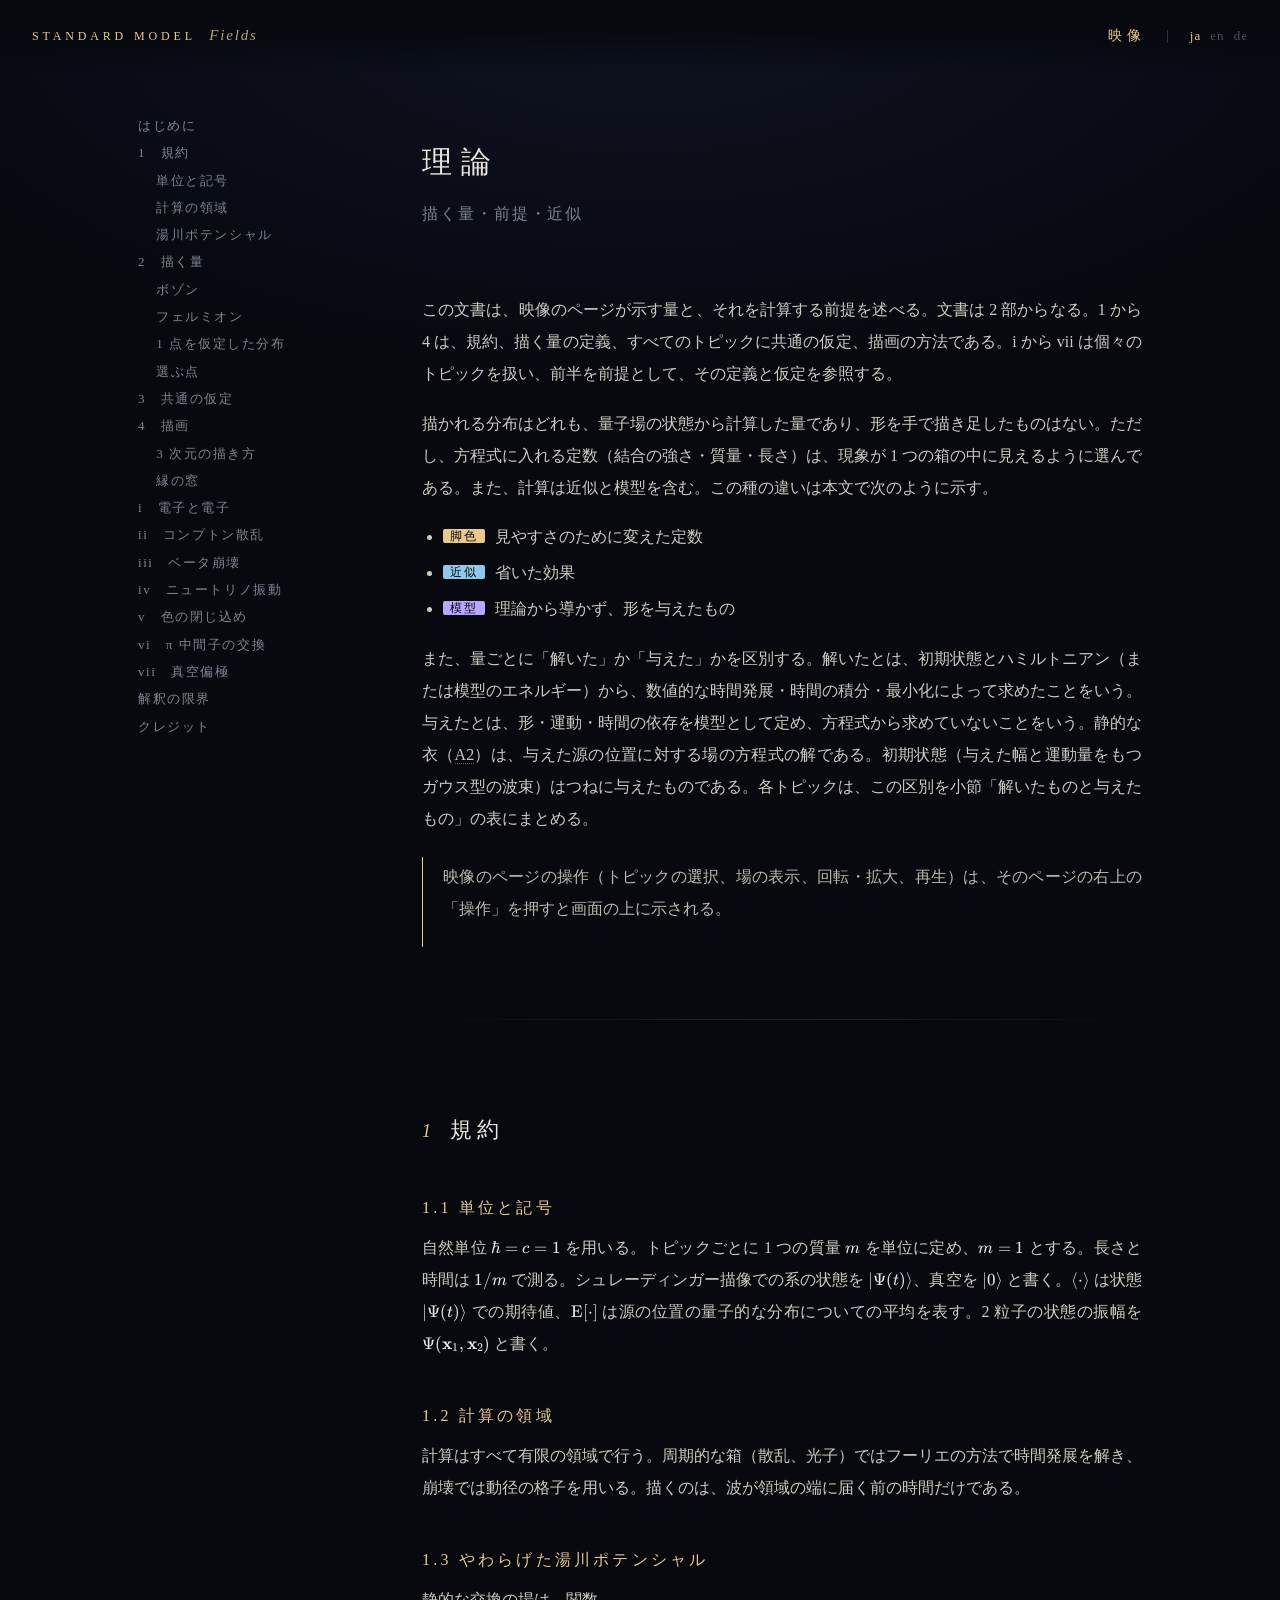
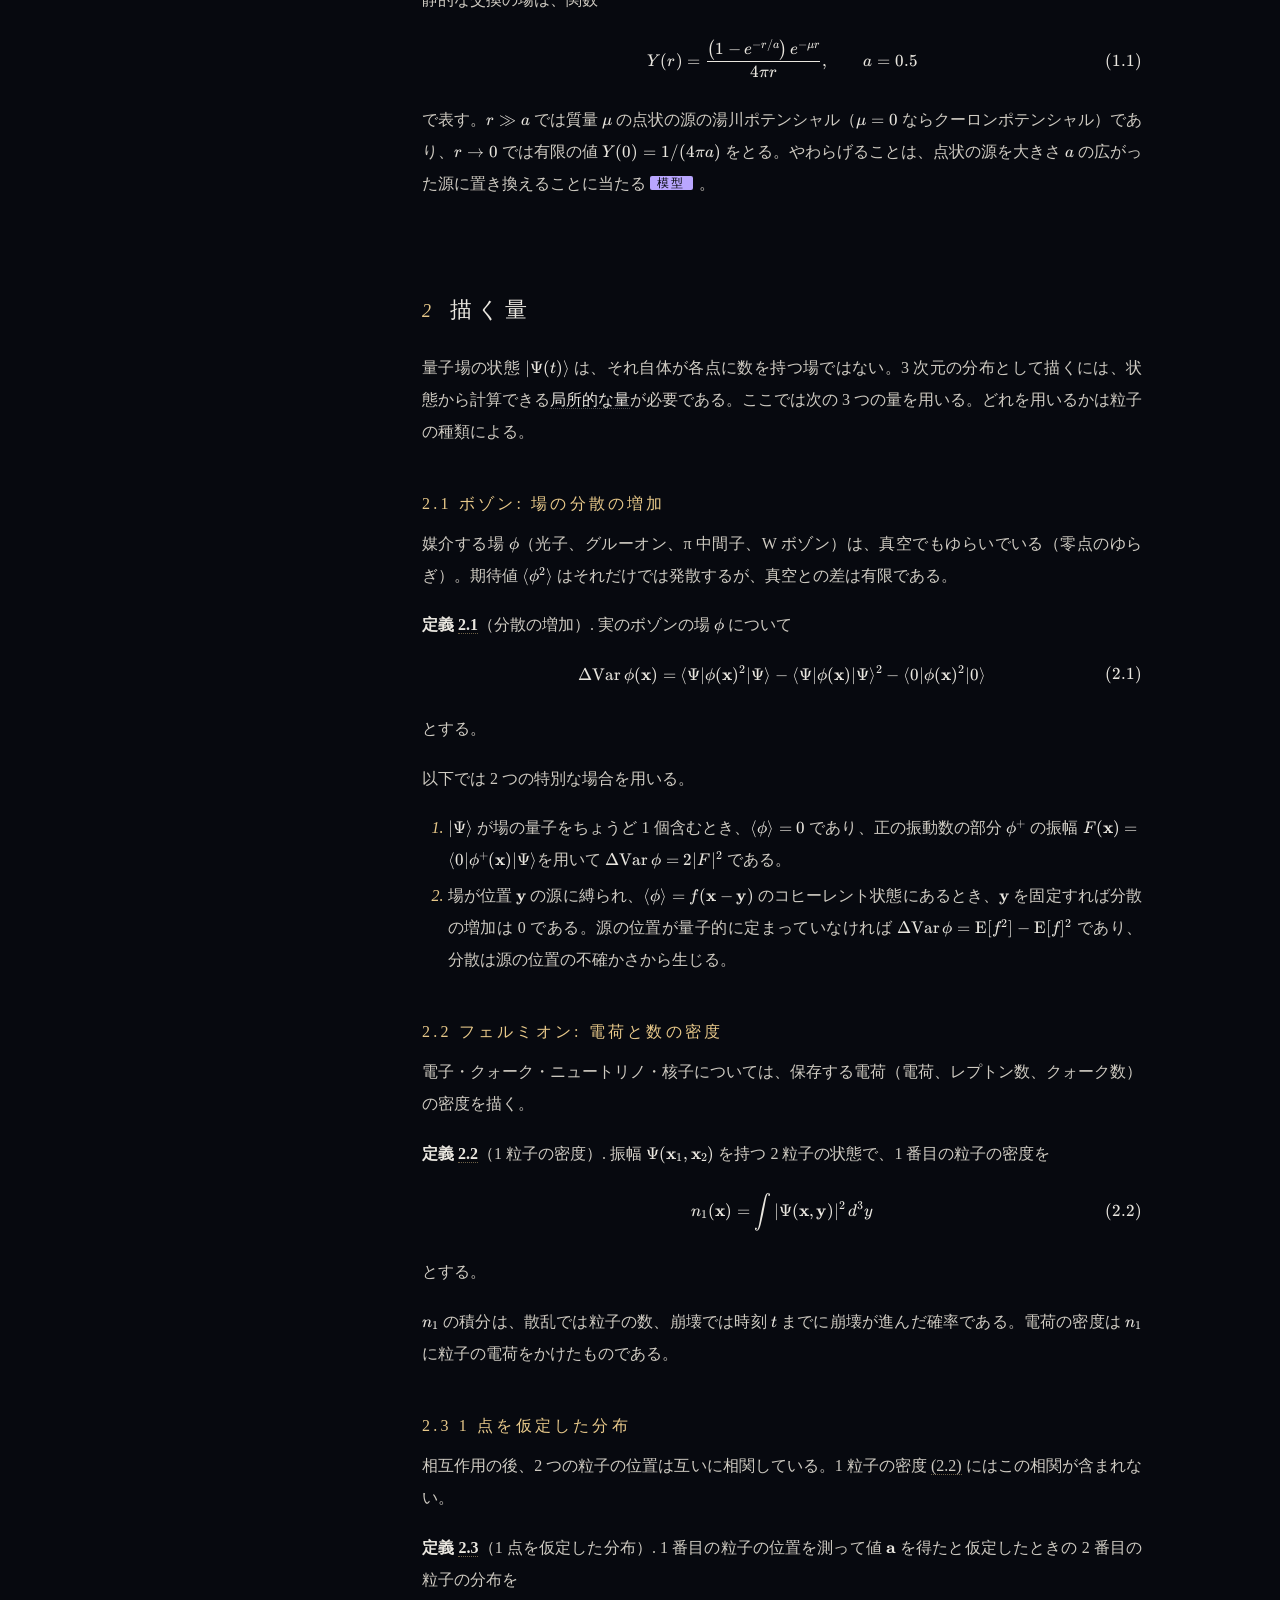
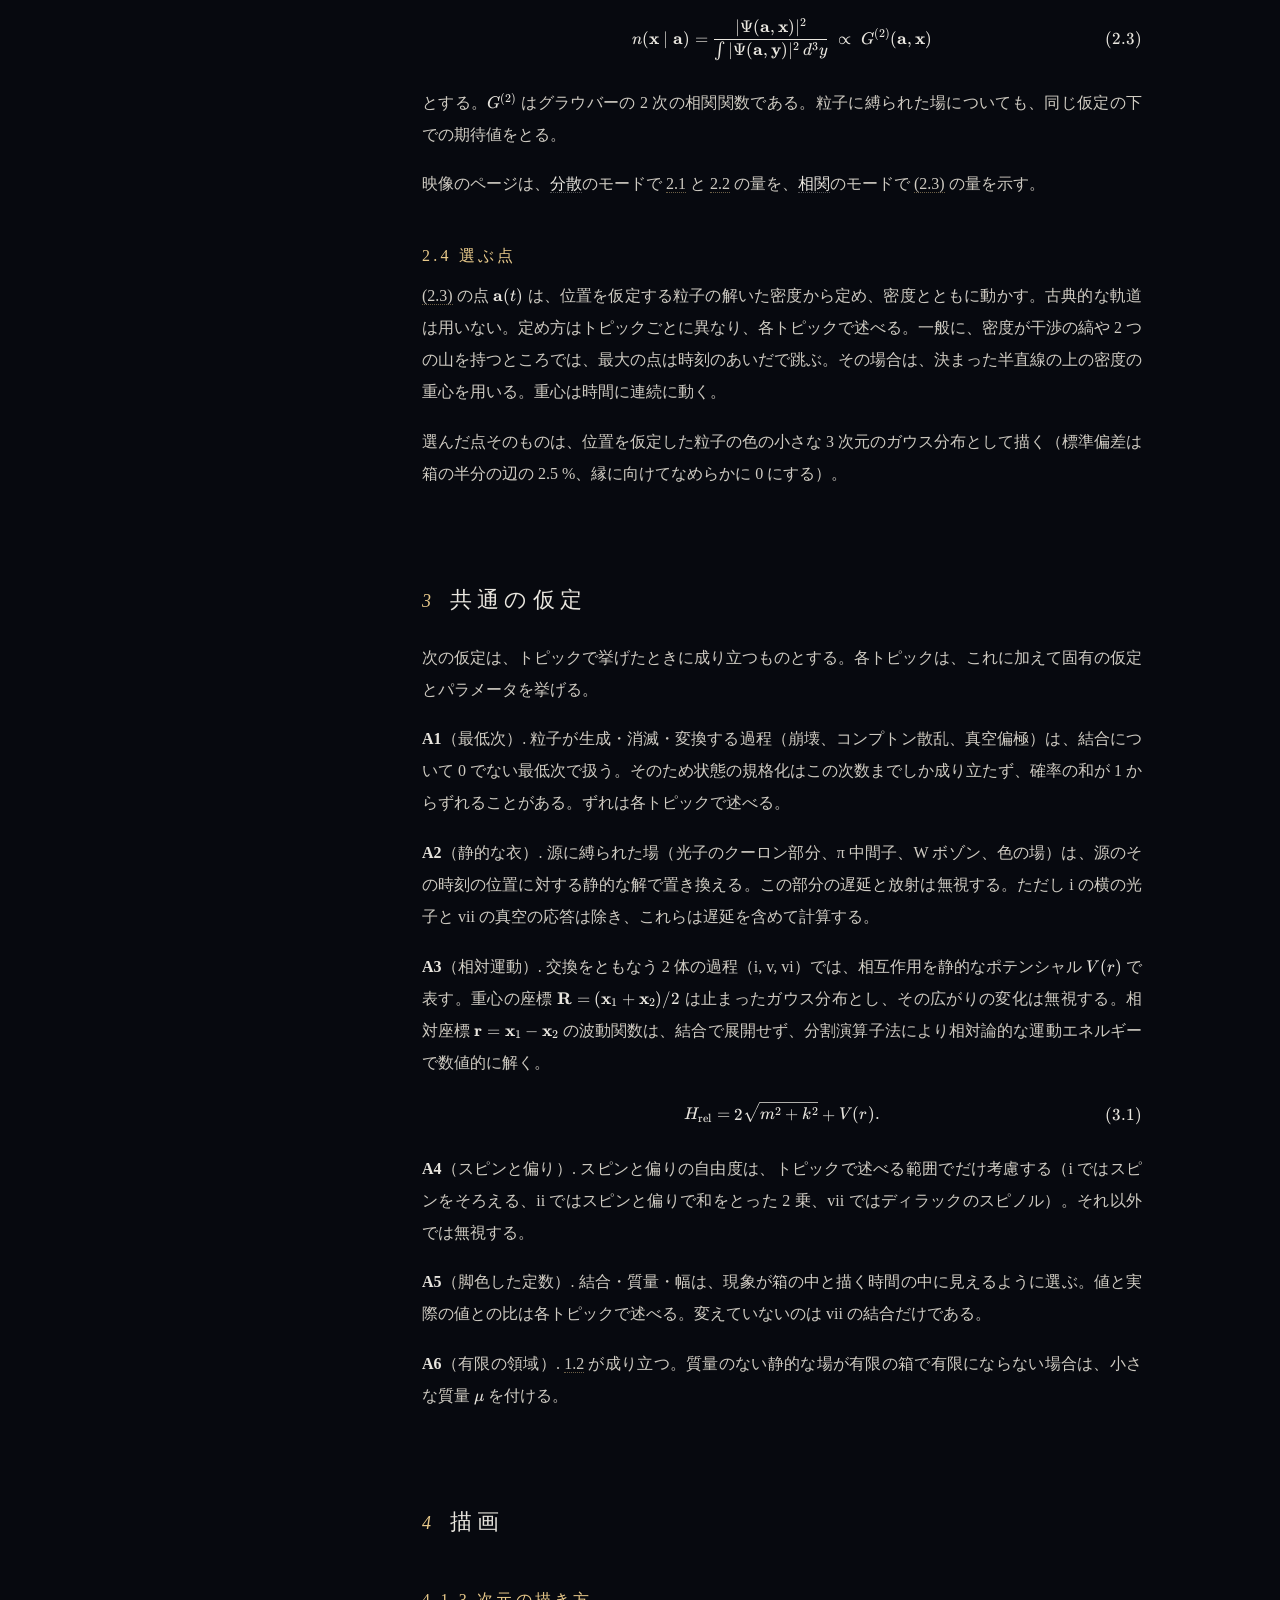
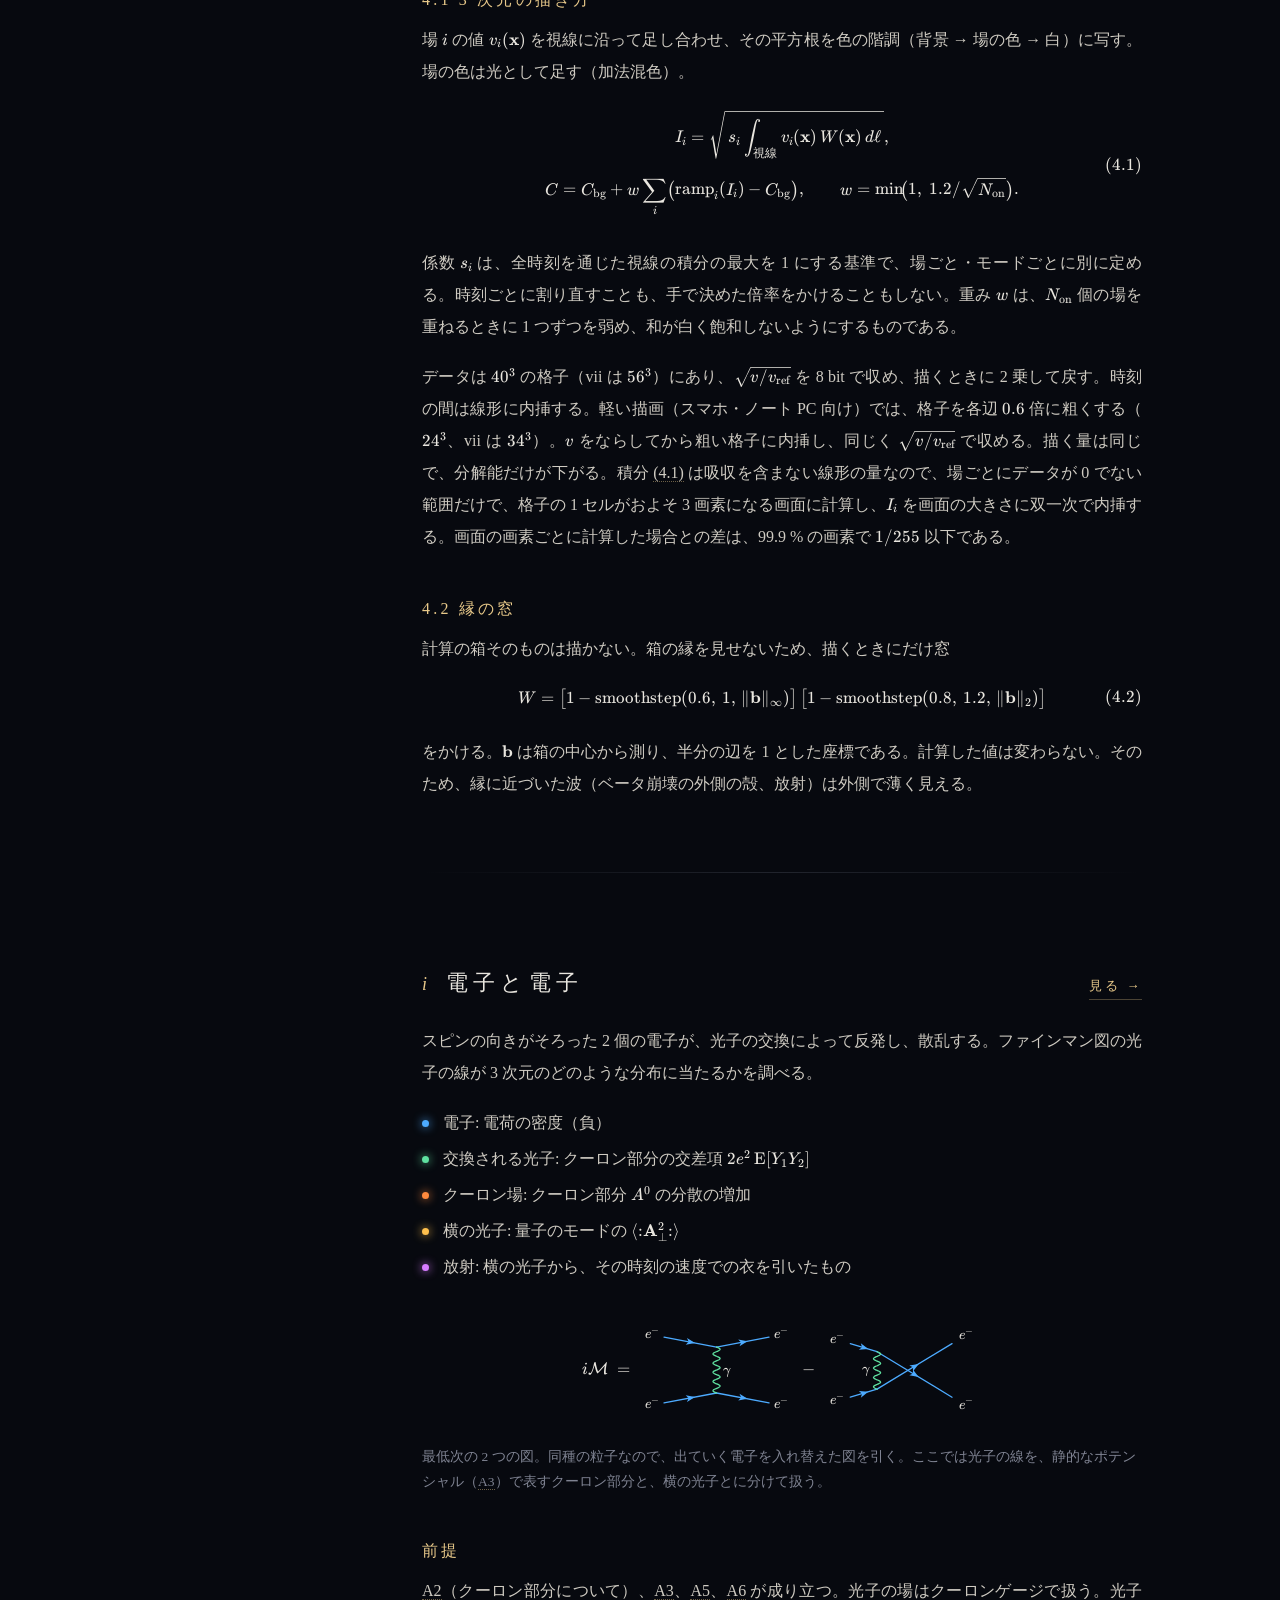
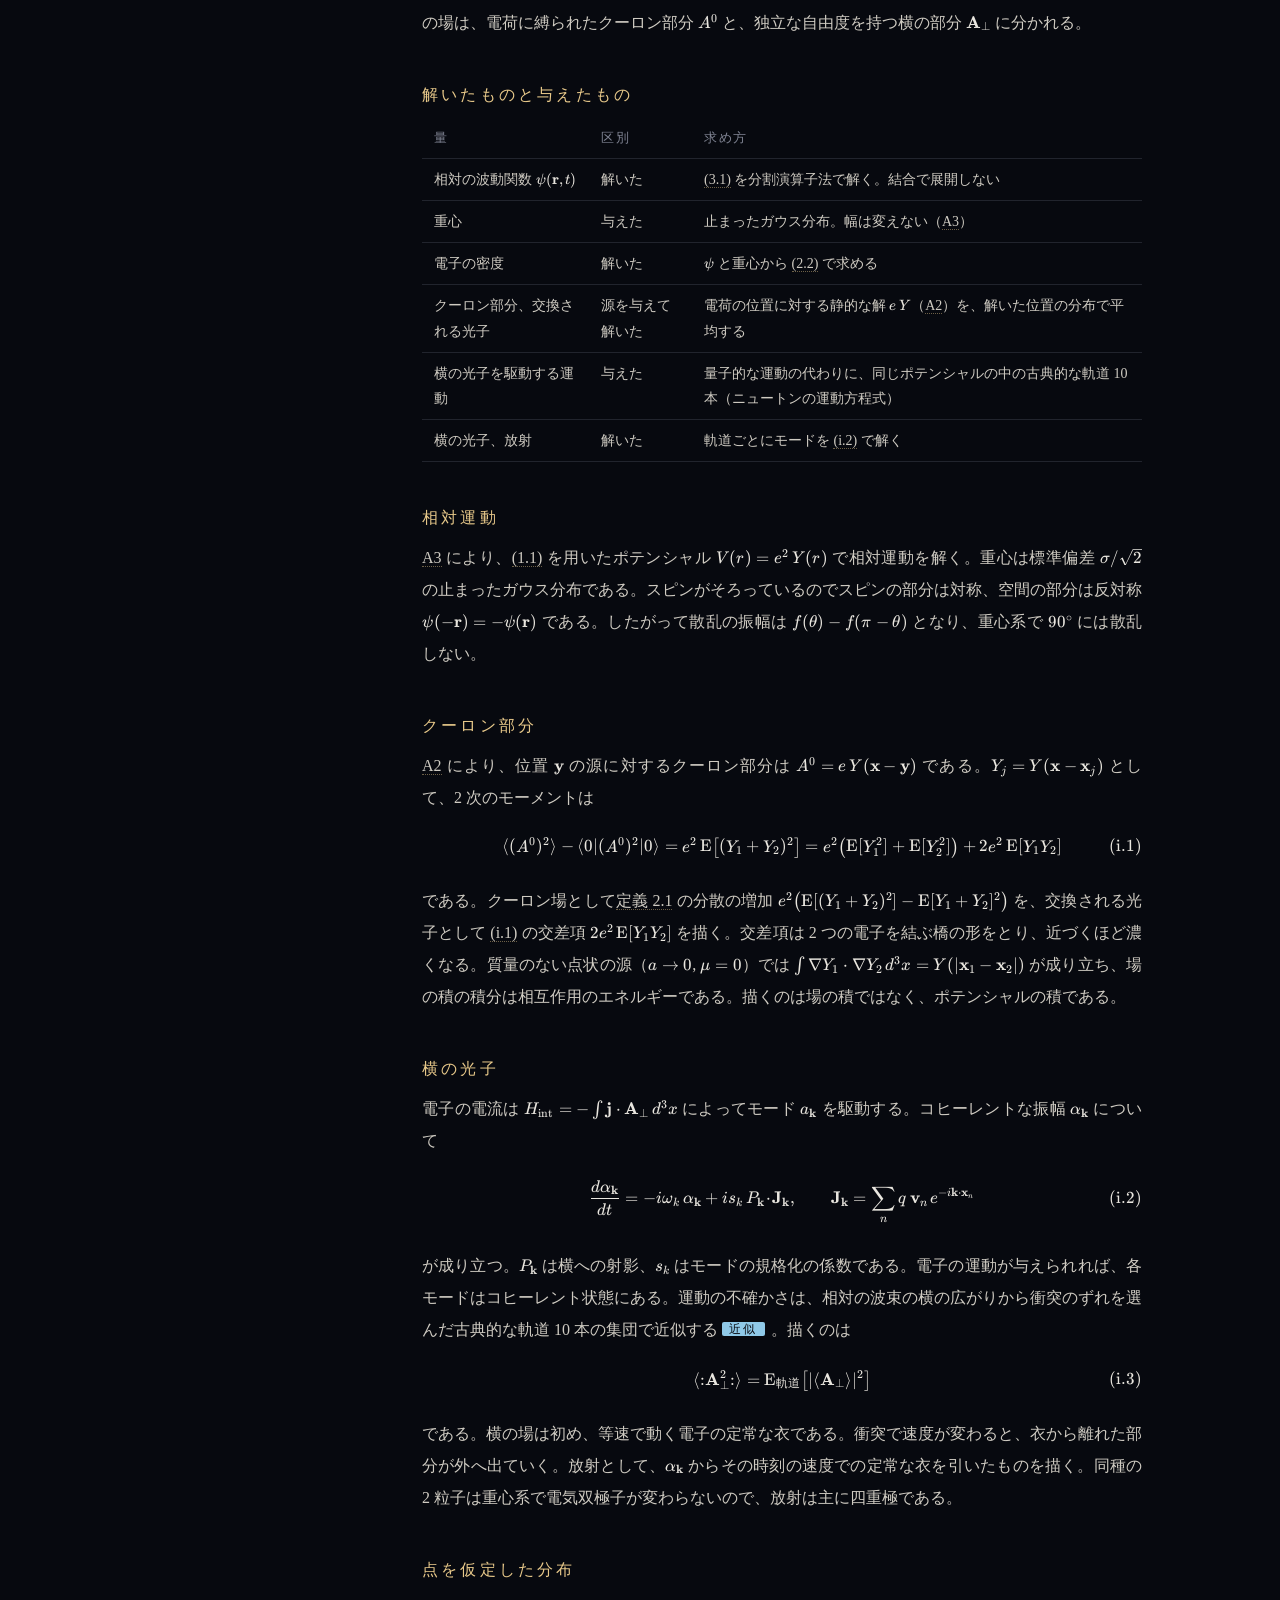
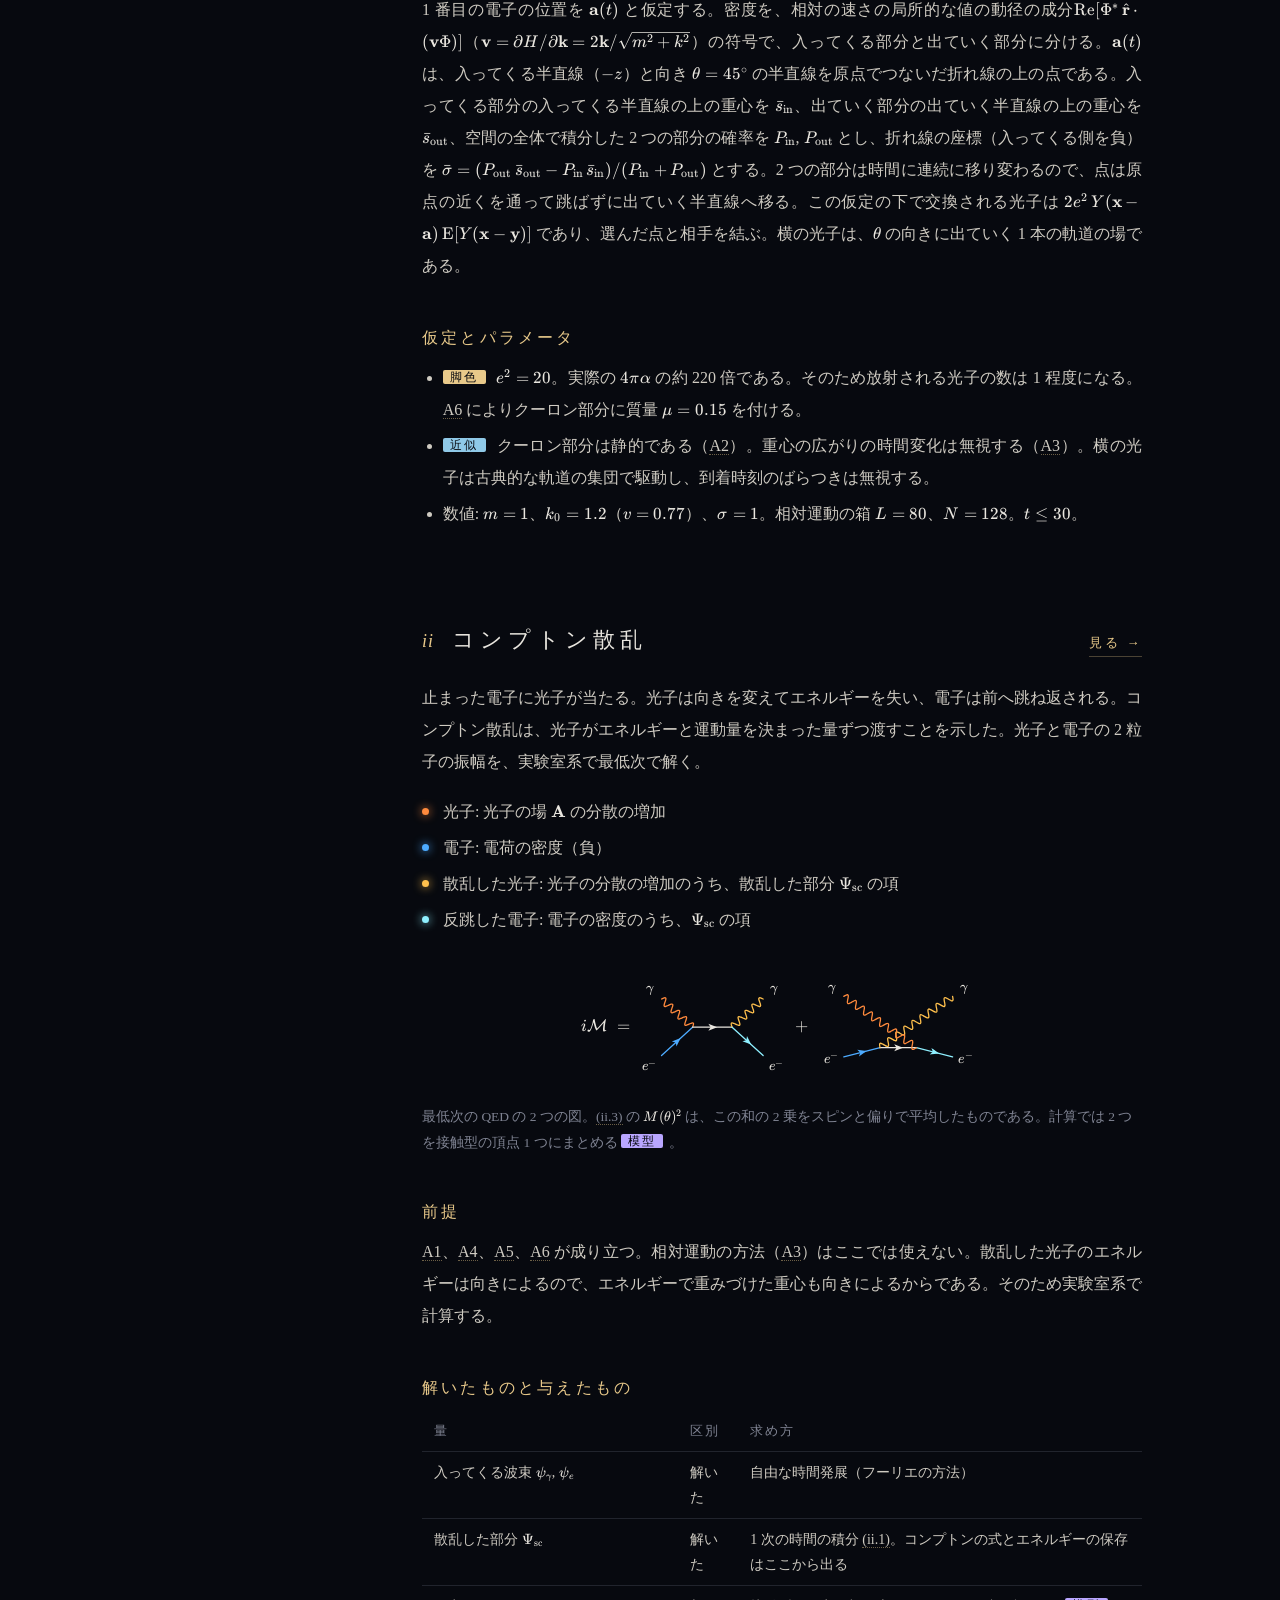
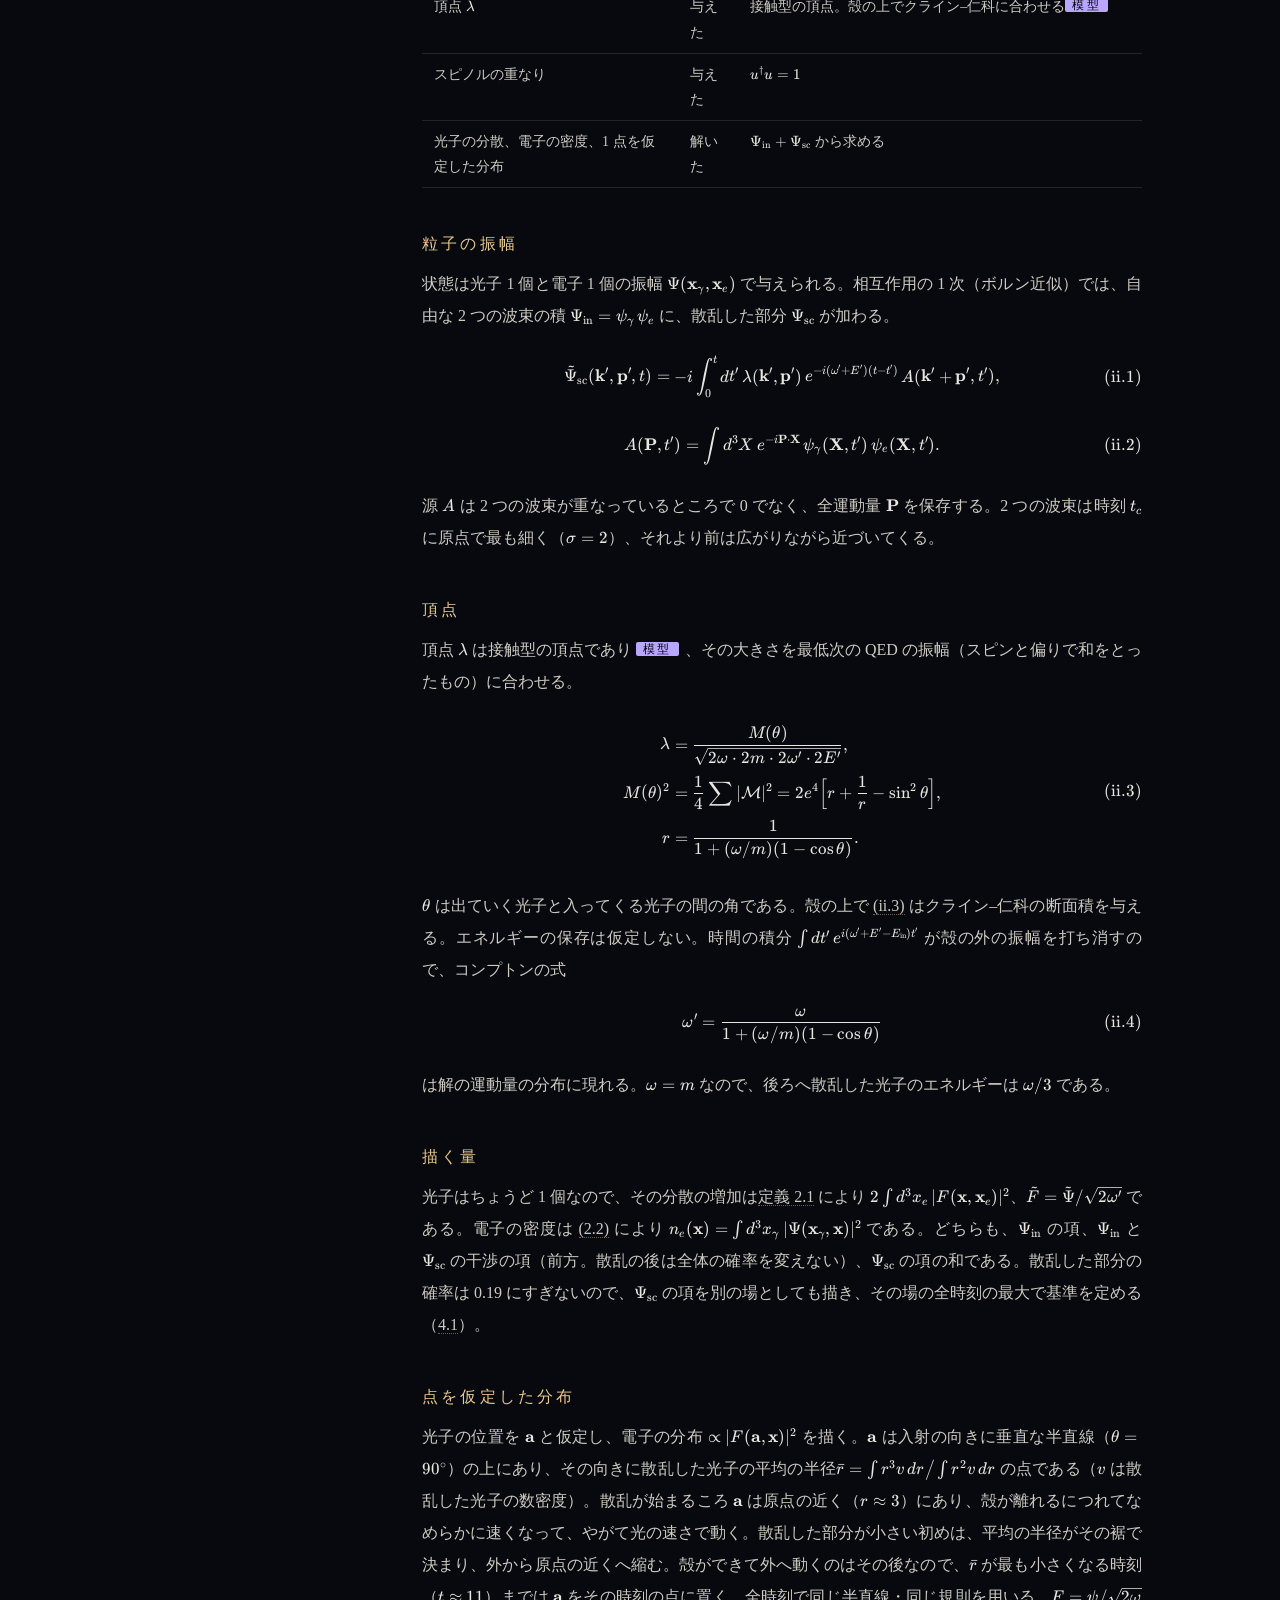
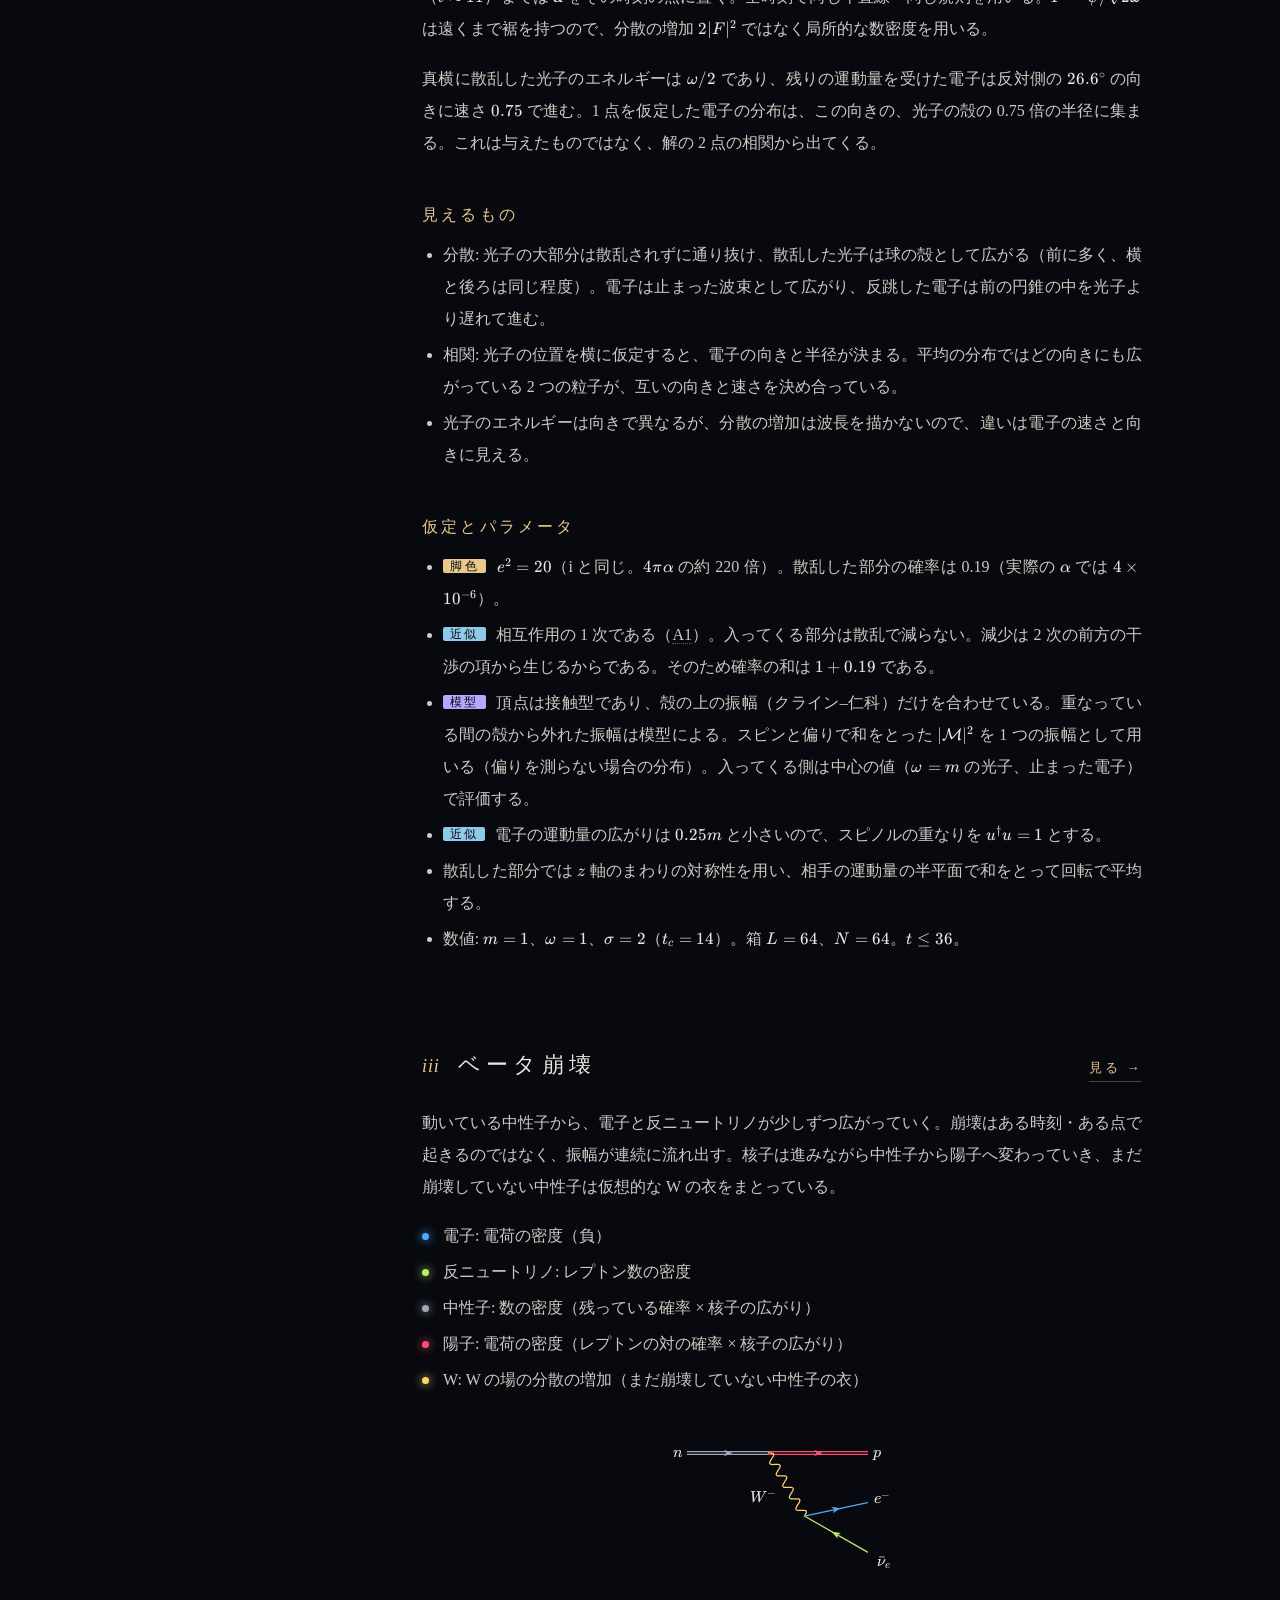
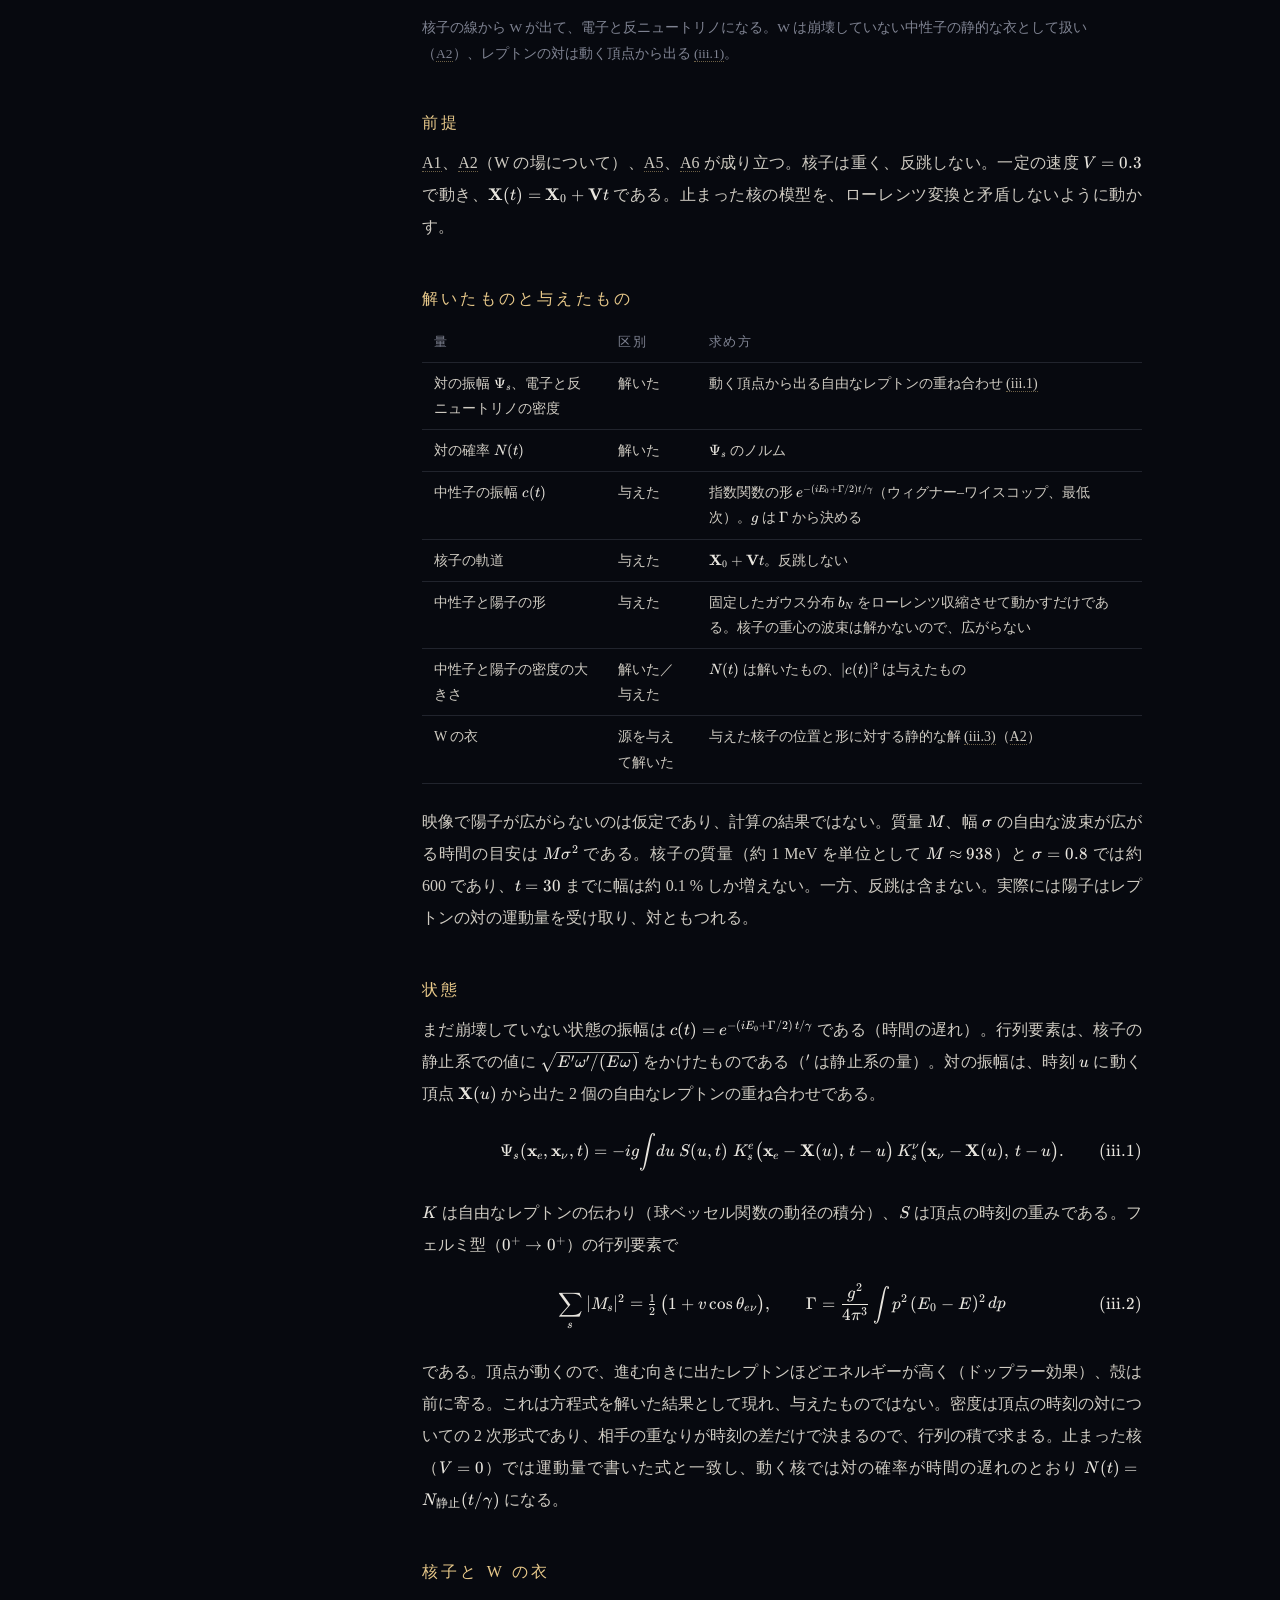
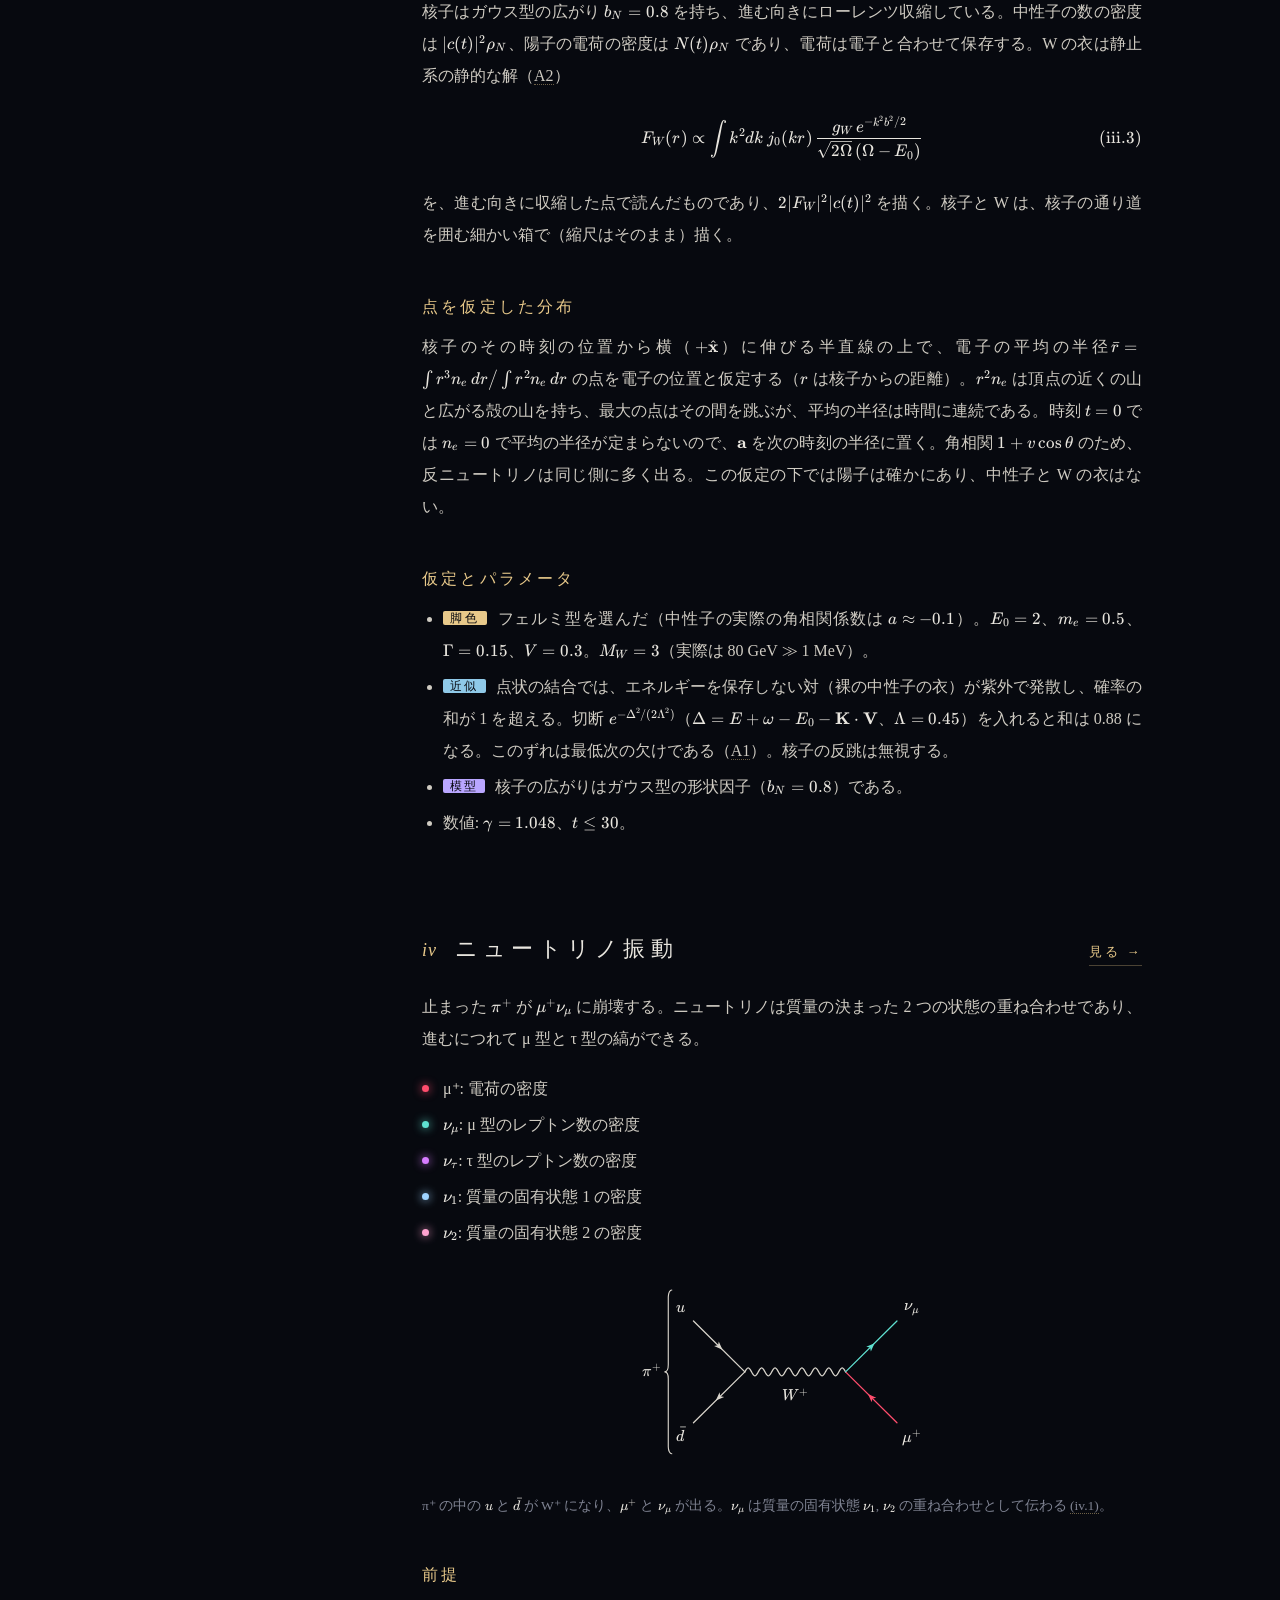
<file: theory.html>
<!doctype html>
<html lang="ja">
<head>
  <meta charset="utf-8">
  <meta name="viewport" content="width=device-width, initial-scale=1">
  <title>理論 | Standard Model Fields</title>
  <script>
    try { var f = {ja: "theory.html", en: "theory.en.html", de: "theory.de.html"}[localStorage.getItem("smf-lang")]; if (f && f !== "theory.html") location.replace(f + location.hash); } catch (e) {}
  </script>
  <link rel="stylesheet" href="vendor/katex/katex.min.css">
  <link rel="stylesheet" href="css/style.css">
  <link rel="stylesheet" href="css/theory.css">
</head>
<body class="doc">
  <div class="top">
    <a class="brand" href="index.html"><span class="mark">Standard Model</span><span class="mark it">Fields</span></a>
    <span class="links"><a class="word" href="index.html">映像</a><span class="langs"><span class="on" title="日本語">ja</span><a href="theory.en.html" hreflang="en" title="English" onclick="try { localStorage.setItem('smf-lang', 'en'); } catch (e) {}">en</a><a href="theory.de.html" hreflang="de" title="Deutsch" onclick="try { localStorage.setItem('smf-lang', 'de'); } catch (e) {}">de</a></span></span>
  </div>

  <div class="wrap">
    <nav class="toc">
      <a href="#intro">はじめに</a>
      <a href="#units">1　規約</a>
      <a class="sub" href="#units-basic">単位と記号</a>
      <a class="sub" href="#units-box">計算の領域</a>
      <a class="sub" href="#units-yukawa">湯川ポテンシャル</a>
      <a href="#draw">2　描く量</a>
      <a class="sub" href="#draw-boson">ボゾン</a>
      <a class="sub" href="#draw-fermion">フェルミオン</a>
      <a class="sub" href="#draw-cond">1 点を仮定した分布</a>
      <a class="sub" href="#draw-point">選ぶ点</a>
      <a href="#assume">3　共通の仮定</a>
      <a href="#render">4　描画</a>
      <a class="sub" href="#render-volume">3 次元の描き方</a>
      <a class="sub" href="#render-window">縁の窓</a>
      <a href="#ee">i　電子と電子</a>
      <a href="#compton">ii　コンプトン散乱</a>
      <a href="#beta">iii　ベータ崩壊</a>
      <a href="#osc">iv　ニュートリノ振動</a>
      <a href="#confine">v　色の閉じ込め</a>
      <a href="#pion">vi　π 中間子の交換</a>
      <a href="#vacpol">vii　真空偏極</a>
      <a href="#limits">解釈の限界</a>
      <a href="#credits">クレジット</a>
    </nav>

    <article>
      <h1>理論</h1>
      <div class="lead">描く量・前提・近似</div>

      <section id="intro">
        <p>この文書は、映像のページが示す量と、それを計算する前提を述べる。文書は 2 部からなる。1 から 4 は、規約、描く量の定義、すべてのトピックに共通の仮定、描画の方法である。i から vii は個々のトピックを扱い、前半を前提として、その定義と仮定を参照する。</p>
        <p>描かれる分布はどれも、量子場の状態から計算した量であり、形を手で描き足したものはない。ただし、方程式に入れる定数（結合の強さ・質量・長さ）は、現象が 1 つの箱の中に見えるように選んである。また、計算は近似と模型を含む。この種の違いは本文で次のように示す。</p>
        <ul>
          <li><span class="badge">脚色</span> 見やすさのために変えた定数</li>
          <li><span class="badge approx">近似</span> 省いた効果</li>
          <li><span class="badge model">模型</span> 理論から導かず、形を与えたもの</li>
        </ul>
        <p>また、量ごとに「解いた」か「与えた」かを区別する。解いたとは、初期状態とハミルトニアン（または模型のエネルギー）から、数値的な時間発展・時間の積分・最小化によって求めたことをいう。与えたとは、形・運動・時間の依存を模型として定め、方程式から求めていないことをいう。静的な衣（<a class="ref" href="#A2">A2</a>）は、与えた源の位置に対する場の方程式の解である。初期状態（与えた幅と運動量をもつガウス型の波束）はつねに与えたものである。各トピックは、この区別を小節「解いたものと与えたもの」の表にまとめる。</p>
        <div class="note"><p>映像のページの操作（トピックの選択、場の表示、回転・拡大、再生）は、そのページの右上の「操作」を押すと画面の上に示される。</p></div>
      </section>

      <hr>

      <section id="units">
        <h2><span class="num">1</span>規約</h2>
        <h3 id="units-basic">1.1 単位と記号</h3>
        <p>自然単位 \(\hbar = c = 1\) を用いる。トピックごとに 1 つの質量 \(m\) を単位に定め、\(m = 1\) とする。長さと時間は \(1/m\) で測る。シュレーディンガー描像での系の状態を \(|\Psi(t)\rangle\)、真空を \(|0\rangle\) と書く。\(\langle\cdot\rangle\) は状態 \(|\Psi(t)\rangle\) での期待値、\(\mathrm E[\cdot]\) は源の位置の量子的な分布についての平均を表す。2 粒子の状態の振幅を \(\Psi(\mathbf x_1, \mathbf x_2)\) と書く。</p>
        <h3 id="units-box">1.2 計算の領域</h3>
        <p>計算はすべて有限の領域で行う。周期的な箱（散乱、光子）ではフーリエの方法で時間発展を解き、崩壊では動径の格子を用いる。描くのは、波が領域の端に届く前の時間だけである。</p>
        <h3 id="units-yukawa">1.3 やわらげた湯川ポテンシャル</h3>
        <p>静的な交換の場は、関数</p>
        <div class="eq" id="eq-1.1">$$Y(r) = \frac{\bigl(1 - e^{-r/a}\bigr)\,e^{-\mu r}}{4\pi r}, \qquad a = 0.5 \tag{1.1}$$</div>
        <p>で表す。\(r \gg a\) では質量 \(\mu\) の点状の源の湯川ポテンシャル（\(\mu = 0\) ならクーロンポテンシャル）であり、\(r \to 0\) では有限の値 \(Y(0) = 1/(4\pi a)\) をとる。やわらげることは、点状の源を大きさ \(a\) の広がった源に置き換えることに当たる <span class="badge model">模型</span>。</p>
      </section>

      <section id="draw">
        <h2><span class="num">2</span>描く量</h2>
        <p>量子場の状態 \(|\Psi(t)\rangle\) は、それ自体が各点に数を持つ場ではない。3 次元の分布として描くには、状態から計算できる<em>局所的な量</em>が必要である。ここでは次の 3 つの量を用いる。どれを用いるかは粒子の種類による。</p>
        <h3 id="draw-boson">2.1 ボゾン: 場の分散の増加</h3>
        <p>媒介する場 \(\phi\)（光子、グルーオン、π 中間子、W ボゾン）は、真空でもゆらいでいる（零点のゆらぎ）。期待値 \(\langle\phi^2\rangle\) はそれだけでは発散するが、真空との差は有限である。</p>
        <p id="def-2.1"><strong>定義 <a class="ref" href="#draw-boson">2.1</a></strong>（分散の増加）. 実のボゾンの場 \(\phi\) について</p>
        <div class="eq" id="eq-2.1">$$\Delta\mathrm{Var}\,\phi(\mathbf x) = \langle\Psi|\phi(\mathbf x)^2|\Psi\rangle - \langle\Psi|\phi(\mathbf x)|\Psi\rangle^2 - \langle 0|\phi(\mathbf x)^2|0\rangle \tag{2.1}$$</div>
        <p>とする。</p>
        <p>以下では 2 つの特別な場合を用いる。</p>
        <ol><li>\(|\Psi\rangle\) が場の量子をちょうど 1 個含むとき、\(\langle\phi\rangle = 0\) であり、正の振動数の部分 \(\phi^{+}\) の振幅 \(F(\mathbf x) = \langle 0|\phi^{+}(\mathbf x)|\Psi\rangle\)を用いて \(\Delta\mathrm{Var}\,\phi = 2|F|^2\) である。</li><li>場が位置 \(\mathbf y\) の源に縛られ、\(\langle\phi\rangle = f(\mathbf x - \mathbf y)\) のコヒーレント状態にあるとき、\(\mathbf y\) を固定すれば分散の増加は 0 である。源の位置が量子的に定まっていなければ \(\Delta\mathrm{Var}\,\phi = \mathrm E[f^2] - \mathrm E[f]^2\) であり、分散は源の位置の不確かさから生じる。</li></ol>
        <h3 id="draw-fermion">2.2 フェルミオン: 電荷と数の密度</h3>
        <p>電子・クォーク・ニュートリノ・核子については、保存する電荷（電荷、レプトン数、クォーク数）の密度を描く。</p>
        <p id="def-2.2"><strong>定義 <a class="ref" href="#draw-fermion">2.2</a></strong>（1 粒子の密度）. 振幅 \(\Psi(\mathbf x_1, \mathbf x_2)\) を持つ 2 粒子の状態で、1 番目の粒子の密度を</p>
        <div class="eq" id="eq-2.2">$$n_1(\mathbf x) = \int |\Psi(\mathbf x, \mathbf y)|^2 \, d^3y \tag{2.2}$$</div>
        <p>とする。</p>
        <p>\(n_1\) の積分は、散乱では粒子の数、崩壊では時刻 \(t\) までに崩壊が進んだ確率である。電荷の密度は \(n_1\) に粒子の電荷をかけたものである。</p>
        <h3 id="draw-cond">2.3 1 点を仮定した分布</h3>
        <p>相互作用の後、2 つの粒子の位置は互いに相関している。1 粒子の密度 <a class="ref" href="#eq-2.2">(2.2)</a> にはこの相関が含まれない。</p>
        <p id="def-2.3"><strong>定義 <a class="ref" href="#draw-cond">2.3</a></strong>（1 点を仮定した分布）. 1 番目の粒子の位置を測って値 \(\mathbf a\) を得たと仮定したときの 2 番目の粒子の分布を</p>
        <div class="eq" id="eq-2.3">$$n(\mathbf x \mid \mathbf a) = \frac{|\Psi(\mathbf a, \mathbf x)|^2}{\int |\Psi(\mathbf a, \mathbf y)|^2\, d^3y} \;\propto\; G^{(2)}(\mathbf a, \mathbf x) \tag{2.3}$$</div>
        <p>とする。\(G^{(2)}\) はグラウバーの 2 次の相関関数である。粒子に縛られた場についても、同じ仮定の下での期待値をとる。</p>
        <p>映像のページは、<em>分散</em>のモードで <a class="ref" href="#draw-boson">2.1</a> と <a class="ref" href="#draw-fermion">2.2</a> の量を、<em>相関</em>のモードで <a class="ref" href="#eq-2.3">(2.3)</a> の量を示す。</p>
        <h3 id="draw-point">2.4 選ぶ点</h3>
        <p><a class="ref" href="#eq-2.3">(2.3)</a> の点 \(\mathbf a(t)\) は、位置を仮定する粒子の解いた密度から定め、密度とともに動かす。古典的な軌道は用いない。定め方はトピックごとに異なり、各トピックで述べる。一般に、密度が干渉の縞や 2 つの山を持つところでは、最大の点は時刻のあいだで跳ぶ。その場合は、決まった半直線の上の密度の重心を用いる。重心は時間に連続に動く。</p>
        <p>選んだ点そのものは、位置を仮定した粒子の色の小さな 3 次元のガウス分布として描く（標準偏差は箱の半分の辺の 2.5 %、縁に向けてなめらかに 0 にする）。</p>
      </section>

      <section id="assume">
        <h2><span class="num">3</span>共通の仮定</h2>
        <p>次の仮定は、トピックで挙げたときに成り立つものとする。各トピックは、これに加えて固有の仮定とパラメータを挙げる。</p>
        <p id="A1"><strong>A1</strong>（最低次）. 粒子が生成・消滅・変換する過程（崩壊、コンプトン散乱、真空偏極）は、結合について 0 でない最低次で扱う。そのため状態の規格化はこの次数までしか成り立たず、確率の和が 1 からずれることがある。ずれは各トピックで述べる。</p>
        <p id="A2"><strong>A2</strong>（静的な衣）. 源に縛られた場（光子のクーロン部分、π 中間子、W ボゾン、色の場）は、源のその時刻の位置に対する静的な解で置き換える。この部分の遅延と放射は無視する。ただし i の横の光子と vii の真空の応答は除き、これらは遅延を含めて計算する。</p>
        <p id="A3"><strong>A3</strong>（相対運動）. 交換をともなう 2 体の過程（i, v, vi）では、相互作用を静的なポテンシャル \(V(r)\) で表す。重心の座標 \(\mathbf R = (\mathbf x_1 + \mathbf x_2)/2\) は止まったガウス分布とし、その広がりの変化は無視する。相対座標 \(\mathbf r = \mathbf x_1 - \mathbf x_2\) の波動関数は、結合で展開せず、分割演算子法により相対論的な運動エネルギーで数値的に解く。</p>
        <div class="eq" id="eq-3.1">$$H_{\text{rel}} = 2\sqrt{m^2 + k^2} + V(r). \tag{3.1}$$</div>
        <p id="A4"><strong>A4</strong>（スピンと偏り）. スピンと偏りの自由度は、トピックで述べる範囲でだけ考慮する（i ではスピンをそろえる、ii ではスピンと偏りで和をとった 2 乗、vii ではディラックのスピノル）。それ以外では無視する。</p>
        <p id="A5"><strong>A5</strong>（脚色した定数）. 結合・質量・幅は、現象が箱の中と描く時間の中に見えるように選ぶ。値と実際の値との比は各トピックで述べる。変えていないのは vii の結合だけである。</p>
        <p id="A6"><strong>A6</strong>（有限の領域）. <a class="ref" href="#units-box">1.2</a> が成り立つ。質量のない静的な場が有限の箱で有限にならない場合は、小さな質量 \(\mu\) を付ける。</p>
      </section>

      <section id="render">
        <h2><span class="num">4</span>描画</h2>
        <h3 id="render-volume">4.1 3 次元の描き方</h3>
        <p>場 \(i\) の値 \(v_i(\mathbf x)\) を視線に沿って足し合わせ、その平方根を色の階調（背景 → 場の色 → 白）に写す。場の色は光として足す（加法混色）。</p>
        <div class="eq" id="eq-4.1">$$\begin{gathered}
          I_i = \sqrt{\,s_i \int_{\text{視線}} v_i(\mathbf x)\, W(\mathbf x)\, d\ell\,}, \\
          C = C_{\text{bg}} + w \sum_i \bigl(\mathrm{ramp}_i(I_i) - C_{\text{bg}}\bigr), \qquad w = \min\!\bigl(1,\; 1.2/\sqrt{N_{\text{on}}}\bigr).
          \end{gathered} \tag{4.1}$$</div>
        <p>係数 \(s_i\) は、全時刻を通じた視線の積分の最大を 1 にする基準で、場ごと・モードごとに別に定める。時刻ごとに割り直すことも、手で決めた倍率をかけることもしない。重み \(w\) は、\(N_{\text{on}}\) 個の場を重ねるときに 1 つずつを弱め、和が白く飽和しないようにするものである。</p>
        <p>データは \(40^3\) の格子（vii は \(56^3\)）にあり、\(\sqrt{v/v_{\text{ref}}}\) を 8 bit で収め、描くときに 2 乗して戻す。時刻の間は線形に内挿する。軽い描画（スマホ・ノート PC 向け）では、格子を各辺 \(0.6\) 倍に粗くする（\(24^3\)、vii は \(34^3\)）。\(v\) をならしてから粗い格子に内挿し、同じく \(\sqrt{v/v_{\text{ref}}}\) で収める。描く量は同じで、分解能だけが下がる。積分 <a class="ref" href="#eq-4.1">(4.1)</a> は吸収を含まない線形の量なので、場ごとにデータが 0 でない範囲だけで、格子の 1 セルがおよそ 3 画素になる画面に計算し、\(I_i\) を画面の大きさに双一次で内挿する。画面の画素ごとに計算した場合との差は、99.9 % の画素で \(1/255\) 以下である。</p>
        <h3 id="render-window">4.2 縁の窓</h3>
        <p>計算の箱そのものは描かない。箱の縁を見せないため、描くときにだけ窓</p>
        <div class="eq" id="eq-4.2">$$W = \bigl[1 - \mathrm{smoothstep}(0.6,\, 1,\, \|\mathbf b\|_\infty)\bigr]\,\bigl[1 - \mathrm{smoothstep}(0.8,\, 1.2,\, \|\mathbf b\|_2)\bigr] \tag{4.2}$$</div>
        <p>をかける。\(\mathbf b\) は箱の中心から測り、半分の辺を 1 とした座標である。計算した値は変わらない。そのため、縁に近づいた波（ベータ崩壊の外側の殻、放射）は外側で薄く見える。</p>
      </section>

      <hr>

      <section id="ee">
        <h2><span class="num">i</span>電子と電子<a class="go" href="index.html#ee">見る →</a></h2>
        <p>スピンの向きがそろった 2 個の電子が、光子の交換によって反発し、散乱する。ファインマン図の光子の線が 3 次元のどのような分布に当たるかを調べる。</p>
        <ul class="fields-list">
          <li style="--c:#4dabff">電子: 電荷の密度（負）</li>
          <li style="--c:#5fe0a0">交換される光子: クーロン部分の交差項 \(2e^2\,\mathrm E[Y_1 Y_2]\)</li>
          <li style="--c:#ff8a3d">クーロン場: クーロン部分 \(A^0\) の分散の増加</li>
          <li style="--c:#ffc04d">横の光子: 量子のモードの \(\langle{:}\mathbf A_\perp^2{:}\rangle\)</li>
          <li style="--c:#d77cff">放射: 横の光子から、その時刻の速度での衣を引いたもの</li>
        </ul>
        <figure class="feyn"><div class="feynman">diagram t {
  in  a: $e^-$, b: $e^-$
  out c: $e^-$, d: $e^-$
  vertex a at (0, 1); vertex b at (0, 0); vertex c at (1.6, 1); vertex d at (1.6, 0)
  a -- [fermion, color="#4dabff"] v1 at (0.8, 0.85) -- [fermion, color="#4dabff"] c
  b -- [fermion, color="#4dabff"] v2 at (0.8, 0.15) -- [fermion, color="#4dabff"] d
  v1 -- [photon, color="#5fe0a0", label=$\gamma$] v2
}
diagram u {
  in  a: $e^-$, b: $e^-$
  out c: $e^-$, d: $e^-$
  vertex a at (0, 1); vertex b at (0, 0); vertex c at (1.9, 1); vertex d at (1.9, 0)
  a -- [fermion, color="#4dabff"] v1 at (0.5, 0.85) -- [fermion, color="#4dabff"] d
  b -- [fermion, color="#4dabff"] v2 at (0.5, 0.15) -- [fermion, color="#4dabff"] c
  v1 -- [photon, color="#5fe0a0", label'=$\gamma$] v2
}
equation [height=7] {
  i\mathcal M \;=\; @t \;-\; @u
}</div><figcaption>最低次の 2 つの図。同種の粒子なので、出ていく電子を入れ替えた図を引く。ここでは光子の線を、静的なポテンシャル（<a class="ref" href="#A3">A3</a>）で表すクーロン部分と、横の光子とに分けて扱う。</figcaption></figure>
        <h3>前提</h3>
        <p><a class="ref" href="#A2">A2</a>（クーロン部分について）、<a class="ref" href="#A3">A3</a>、<a class="ref" href="#A5">A5</a>、<a class="ref" href="#A6">A6</a> が成り立つ。光子の場はクーロンゲージで扱う。光子の場は、電荷に縛られたクーロン部分 \(A^0\) と、独立な自由度を持つ横の部分 \(\mathbf A_\perp\) に分かれる。</p>
        <h3>解いたものと与えたもの</h3>
        <table>
          <tr><th>量</th><th>区別</th><th>求め方</th></tr>
          <tr><td>相対の波動関数 \(\psi(\mathbf r, t)\)</td><td>解いた</td><td><a class="ref" href="#eq-3.1">(3.1)</a> を分割演算子法で解く。結合で展開しない</td></tr>
          <tr><td>重心</td><td>与えた</td><td>止まったガウス分布。幅は変えない（<a class="ref" href="#A3">A3</a>）</td></tr>
          <tr><td>電子の密度</td><td>解いた</td><td>\(\psi\) と重心から <a class="ref" href="#eq-2.2">(2.2)</a> で求める</td></tr>
          <tr><td>クーロン部分、交換される光子</td><td>源を与えて解いた</td><td>電荷の位置に対する静的な解 \(e\,Y\)（<a class="ref" href="#A2">A2</a>）を、解いた位置の分布で平均する</td></tr>
          <tr><td>横の光子を駆動する運動</td><td>与えた</td><td>量子的な運動の代わりに、同じポテンシャルの中の古典的な軌道 10 本（ニュートンの運動方程式）</td></tr>
          <tr><td>横の光子、放射</td><td>解いた</td><td>軌道ごとにモードを <a class="ref" href="#eq-i.2">(i.2)</a> で解く</td></tr>
        </table>
        <h3>相対運動</h3>
        <p><a class="ref" href="#A3">A3</a> により、<a class="ref" href="#eq-1.1">(1.1)</a> を用いたポテンシャル \(V(r) = e^2\,Y(r)\) で相対運動を解く。重心は標準偏差 \(\sigma/\sqrt 2\) の止まったガウス分布である。スピンがそろっているのでスピンの部分は対称、空間の部分は反対称 \(\psi(-\mathbf r) = -\psi(\mathbf r)\) である。したがって散乱の振幅は \(f(\theta) - f(\pi - \theta)\) となり、重心系で \(90^\circ\) には散乱しない。</p>
        <h3>クーロン部分</h3>
        <p><a class="ref" href="#A2">A2</a> により、位置 \(\mathbf y\) の源に対するクーロン部分は \(A^0 = e\,Y(\mathbf x - \mathbf y)\) である。\(Y_j = Y(\mathbf x - \mathbf x_j)\) として、2 次のモーメントは</p>
        <div class="eq" id="eq-i.1">$$\langle (A^0)^2\rangle - \langle 0|(A^0)^2|0\rangle = e^2\,\mathrm E\bigl[(Y_1 + Y_2)^2\bigr] = e^2\bigl(\mathrm E[Y_1^2] + \mathrm E[Y_2^2]\bigr) + 2e^2\,\mathrm E[Y_1 Y_2] \tag{i.1}$$</div>
        <p>である。クーロン場として<a class="ref" href="#def-2.1">定義 2.1</a> の分散の増加 \(e^2\bigl(\mathrm E[(Y_1+Y_2)^2] - \mathrm E[Y_1+Y_2]^2\bigr)\) を、交換される光子として <a class="ref" href="#eq-i.1">(i.1)</a> の交差項 \(2e^2\,\mathrm E[Y_1 Y_2]\) を描く。交差項は 2 つの電子を結ぶ橋の形をとり、近づくほど濃くなる。質量のない点状の源（\(a \to 0\), \(\mu = 0\)）では \(\int \nabla Y_1\cdot\nabla Y_2\, d^3x = Y(|\mathbf x_1 - \mathbf x_2|)\) が成り立ち、場の積の積分は相互作用のエネルギーである。描くのは場の積ではなく、ポテンシャルの積である。</p>
        <h3>横の光子</h3>
        <p>電子の電流は \(H_{\text{int}} = -\int \mathbf j\cdot\mathbf A_\perp\, d^3x\) によってモード \(a_{\mathbf k}\) を駆動する。コヒーレントな振幅 \(\alpha_{\mathbf k}\) について</p>
        <div class="eq" id="eq-i.2">$$\frac{d\alpha_{\mathbf k}}{dt} = -i\omega_k\,\alpha_{\mathbf k} + i s_k\, P_{\mathbf k}\!\cdot\!\mathbf J_{\mathbf k}, \qquad
          \mathbf J_{\mathbf k} = \sum_n q\,\mathbf v_n\, e^{-i\mathbf k\cdot\mathbf x_n} \tag{i.2}$$</div>
        <p>が成り立つ。\(P_{\mathbf k}\) は横への射影、\(s_k\) はモードの規格化の係数である。電子の運動が与えられれば、各モードはコヒーレント状態にある。運動の不確かさは、相対の波束の横の広がりから衝突のずれを選んだ古典的な軌道 10 本の集団で近似する <span class="badge approx">近似</span>。描くのは</p>
        <div class="eq" id="eq-i.3">$$\langle{:}\mathbf A_\perp^2{:}\rangle = \mathrm E_{\text{軌道}}\bigl[|\langle\mathbf A_\perp\rangle|^2\bigr] \tag{i.3}$$</div>
        <p>である。横の場は初め、等速で動く電子の定常な衣である。衝突で速度が変わると、衣から離れた部分が外へ出ていく。放射として、\(\alpha_{\mathbf k}\) からその時刻の速度での定常な衣を引いたものを描く。同種の 2 粒子は重心系で電気双極子が変わらないので、放射は主に四重極である。</p>
        <h3>点を仮定した分布</h3>
        <p>1 番目の電子の位置を \(\mathbf a(t)\) と仮定する。密度を、相対の速さの局所的な値の動径の成分\(\mathrm{Re}[\Phi^*\,\hat{\mathbf r}\cdot(\mathbf v\Phi)]\)（\(\mathbf v = \partial H/\partial\mathbf k = 2\mathbf k/\sqrt{m^2 + k^2}\)）の符号で、入ってくる部分と出ていく部分に分ける。\(\mathbf a(t)\) は、入ってくる半直線（\(-z\)）と向き \(\theta = 45^\circ\) の半直線を原点でつないだ折れ線の上の点である。入ってくる部分の入ってくる半直線の上の重心を \(\bar s_{\rm in}\)、出ていく部分の出ていく半直線の上の重心を \(\bar s_{\rm out}\)、空間の全体で積分した 2 つの部分の確率を \(P_{\rm in}\), \(P_{\rm out}\) とし、折れ線の座標（入ってくる側を負）を \(\bar\sigma = (P_{\rm out}\,\bar s_{\rm out} - P_{\rm in}\,\bar s_{\rm in})/(P_{\rm in} + P_{\rm out})\) とする。2 つの部分は時間に連続に移り変わるので、点は原点の近くを通って跳ばずに出ていく半直線へ移る。この仮定の下で交換される光子は \(2e^2\,Y(\mathbf x - \mathbf a)\,\mathrm E[Y(\mathbf x - \mathbf y)]\) であり、選んだ点と相手を結ぶ。横の光子は、\(\theta\) の向きに出ていく 1 本の軌道の場である。</p>
        <h3>仮定とパラメータ</h3>
        <ul>
          <li><span class="badge">脚色</span> \(e^2 = 20\)。実際の \(4\pi\alpha\) の約 220 倍である。そのため放射される光子の数は 1 程度になる。<a class="ref" href="#A6">A6</a> によりクーロン部分に質量 \(\mu = 0.15\) を付ける。</li>
          <li><span class="badge approx">近似</span> クーロン部分は静的である（<a class="ref" href="#A2">A2</a>）。重心の広がりの時間変化は無視する（<a class="ref" href="#A3">A3</a>）。横の光子は古典的な軌道の集団で駆動し、到着時刻のばらつきは無視する。</li>
          <li>数値: \(m = 1\)、\(k_0 = 1.2\)（\(v = 0.77\)）、\(\sigma = 1\)。相対運動の箱 \(L = 80\)、\(N = 128\)。\(t \le 30\)。</li>
        </ul>
      </section>

      <section id="compton">
        <h2><span class="num">ii</span>コンプトン散乱<a class="go" href="index.html#compton">見る →</a></h2>
        <p>止まった電子に光子が当たる。光子は向きを変えてエネルギーを失い、電子は前へ跳ね返される。コンプトン散乱は、光子がエネルギーと運動量を決まった量ずつ渡すことを示した。光子と電子の 2 粒子の振幅を、実験室系で最低次で解く。</p>
        <ul class="fields-list">
          <li style="--c:#ff8a3d">光子: 光子の場 \(\mathbf A\) の分散の増加</li>
          <li style="--c:#4dabff">電子: 電荷の密度（負）</li>
          <li style="--c:#ffc04d">散乱した光子: 光子の分散の増加のうち、散乱した部分 \(\Psi_{\text{sc}}\) の項</li>
          <li style="--c:#8ff0ff">反跳した電子: 電子の密度のうち、\(\Psi_{\text{sc}}\) の項</li>
        </ul>
        <figure class="feyn"><div class="feynman">diagram s {
  in  g1: $\gamma$, e1: $e^-$
  out g2: $\gamma$, e2: $e^-$
  vertex g1 at (0, 1); vertex e1 at (0, 0); vertex g2 at (1.8, 1); vertex e2 at (1.8, 0)
  g1 -- [photon, color="#ff8a3d"] a at (0.55, 0.5)
  e1 -- [fermion, color="#4dabff"] a -- [fermion] b at (1.25, 0.5)
  b -- [photon, color="#ffc04d"] g2
  b -- [fermion, color="#8ff0ff"] e2
}
diagram u {
  in  g1: $\gamma$, e1: $e^-$
  out g2: $\gamma$, e2: $e^-$
  vertex g1 at (0, 1); vertex e1 at (0, 0); vertex g2 at (1.8, 1); vertex e2 at (1.8, 0)
  e1 -- [fermion, color="#4dabff"] a at (0.6, 0.15) -- [fermion] b at (1.2, 0.15) -- [fermion, color="#8ff0ff"] e2
  a -- [photon, color="#ffc04d"] g2
  g1 -- [photon, color="#ff8a3d"] b
}
equation [height=7] {
  i\mathcal M \;=\; @s \;+\; @u
}</div><figcaption>最低次の QED の 2 つの図。<a class="ref" href="#eq-ii.3">(ii.3)</a> の \(M(\theta)^2\) は、この和の 2 乗をスピンと偏りで平均したものである。計算では 2 つを接触型の頂点 1 つにまとめる <span class="badge model">模型</span>。</figcaption></figure>
        <h3>前提</h3>
        <p><a class="ref" href="#A1">A1</a>、<a class="ref" href="#A4">A4</a>、<a class="ref" href="#A5">A5</a>、<a class="ref" href="#A6">A6</a> が成り立つ。相対運動の方法（<a class="ref" href="#A3">A3</a>）はここでは使えない。散乱した光子のエネルギーは向きによるので、エネルギーで重みづけた重心も向きによるからである。そのため実験室系で計算する。</p>
        <h3>解いたものと与えたもの</h3>
        <table>
          <tr><th>量</th><th>区別</th><th>求め方</th></tr>
          <tr><td>入ってくる波束 \(\psi_\gamma\), \(\psi_e\)</td><td>解いた</td><td>自由な時間発展（フーリエの方法）</td></tr>
          <tr><td>散乱した部分 \(\Psi_{\text{sc}}\)</td><td>解いた</td><td>1 次の時間の積分 <a class="ref" href="#eq-ii.1">(ii.1)</a>。コンプトンの式とエネルギーの保存はここから出る</td></tr>
          <tr><td>頂点 \(\lambda\)</td><td>与えた</td><td>接触型の頂点。殻の上でクライン–仁科に合わせる<span class="badge model">模型</span></td></tr>
          <tr><td>スピノルの重なり</td><td>与えた</td><td>\(u^\dagger u = 1\)</td></tr>
          <tr><td>光子の分散、電子の密度、1 点を仮定した分布</td><td>解いた</td><td>\(\Psi_{\text{in}} + \Psi_{\text{sc}}\) から求める</td></tr>
        </table>
        <h3>粒子の振幅</h3>
        <p>状態は光子 1 個と電子 1 個の振幅 \(\Psi(\mathbf x_\gamma, \mathbf x_e)\) で与えられる。相互作用の 1 次（ボルン近似）では、自由な 2 つの波束の積 \(\Psi_{\text{in}} = \psi_\gamma\,\psi_e\) に、散乱した部分 \(\Psi_{\text{sc}}\) が加わる。</p>
        <div class="eq" id="eq-ii.1">$$\tilde\Psi_{\text{sc}}(\mathbf k', \mathbf p', t) = -i\int_0^t dt'\,\lambda(\mathbf k', \mathbf p')\, e^{-i(\omega' + E')(t - t')}\, A(\mathbf k' + \mathbf p', t'), \tag{ii.1}$$</div>
        <div class="eq" id="eq-ii.2">$$A(\mathbf P, t') = \int d^3X\, e^{-i\mathbf P\cdot\mathbf X}\,\psi_\gamma(\mathbf X, t')\,\psi_e(\mathbf X, t'). \tag{ii.2}$$</div>
        <p>源 \(A\) は 2 つの波束が重なっているところで 0 でなく、全運動量 \(\mathbf P\) を保存する。2 つの波束は時刻 \(t_c\) に原点で最も細く（\(\sigma = 2\)）、それより前は広がりながら近づいてくる。</p>
        <h3>頂点</h3>
        <p>頂点 \(\lambda\) は接触型の頂点であり <span class="badge model">模型</span>、その大きさを最低次の QED の振幅（スピンと偏りで和をとったもの）に合わせる。</p>
        <div class="eq" id="eq-ii.3">$$\begin{aligned}
          \lambda &amp;= \frac{M(\theta)}{\sqrt{2\omega\cdot 2m\cdot 2\omega'\cdot 2E'}}, \\
          M(\theta)^2 &amp;= \frac14\sum|\mathcal M|^2 = 2e^4\Bigl[r + \frac1r - \sin^2\theta\Bigr], \\
          r &amp;= \frac{1}{1 + (\omega/m)(1 - \cos\theta)} .
          \end{aligned} \tag{ii.3}$$</div>
        <p>\(\theta\) は出ていく光子と入ってくる光子の間の角である。殻の上で <a class="ref" href="#eq-ii.3">(ii.3)</a> はクライン–仁科の断面積を与える。エネルギーの保存は仮定しない。時間の積分 \(\int dt'\,e^{i(\omega' + E' - E_{\text{in}})t'}\) が殻の外の振幅を打ち消すので、コンプトンの式</p>
        <div class="eq" id="eq-ii.4">$$\omega' = \frac{\omega}{1 + (\omega/m)(1 - \cos\theta)} \tag{ii.4}$$</div>
        <p>は解の運動量の分布に現れる。\(\omega = m\) なので、後ろへ散乱した光子のエネルギーは \(\omega/3\) である。</p>
        <h3>描く量</h3>
        <p>光子はちょうど 1 個なので、その分散の増加は<a class="ref" href="#def-2.1">定義 2.1</a> により \(2\int d^3x_e\,|F(\mathbf x, \mathbf x_e)|^2\)、\(\tilde F = \tilde\Psi/\sqrt{2\omega'}\) である。電子の密度は <a class="ref" href="#eq-2.2">(2.2)</a> により \(n_e(\mathbf x) = \int d^3x_\gamma\,|\Psi(\mathbf x_\gamma, \mathbf x)|^2\) である。どちらも、\(\Psi_{\text{in}}\) の項、\(\Psi_{\text{in}}\) と \(\Psi_{\text{sc}}\) の干渉の項（前方。散乱の後は全体の確率を変えない）、\(\Psi_{\text{sc}}\) の項の和である。散乱した部分の確率は 0.19 にすぎないので、\(\Psi_{\text{sc}}\) の項を別の場としても描き、その場の全時刻の最大で基準を定める（<a class="ref" href="#render-volume">4.1</a>）。</p>
        <h3>点を仮定した分布</h3>
        <p>光子の位置を \(\mathbf a\) と仮定し、電子の分布 \(\propto |F(\mathbf a, \mathbf x)|^2\) を描く。\(\mathbf a\) は入射の向きに垂直な半直線（\(\theta = 90^\circ\)）の上にあり、その向きに散乱した光子の平均の半径\(\bar r = \int r^3 v\,dr \big/ \int r^2 v\,dr\) の点である（\(v\) は散乱した光子の数密度）。散乱が始まるころ \(\mathbf a\) は原点の近く（\(r \approx 3\)）にあり、殻が離れるにつれてなめらかに速くなって、やがて光の速さで動く。散乱した部分が小さい初めは、平均の半径がその裾で決まり、外から原点の近くへ縮む。殻ができて外へ動くのはその後なので、\(\bar r\) が最も小さくなる時刻（\(t \approx 11\)）までは \(\mathbf a\) をその時刻の点に置く。全時刻で同じ半直線・同じ規則を用いる。\(F = \psi/\sqrt{2\omega}\) は遠くまで裾を持つので、分散の増加 \(2|F|^2\) ではなく局所的な数密度を用いる。</p>
        <p>真横に散乱した光子のエネルギーは \(\omega/2\) であり、残りの運動量を受けた電子は反対側の \(26.6^\circ\) の向きに速さ \(0.75\) で進む。1 点を仮定した電子の分布は、この向きの、光子の殻の 0.75 倍の半径に集まる。これは与えたものではなく、解の 2 点の相関から出てくる。</p>
        <h3>見えるもの</h3>
        <ul>
          <li>分散: 光子の大部分は散乱されずに通り抜け、散乱した光子は球の殻として広がる（前に多く、横と後ろは同じ程度）。電子は止まった波束として広がり、反跳した電子は前の円錐の中を光子より遅れて進む。</li>
          <li>相関: 光子の位置を横に仮定すると、電子の向きと半径が決まる。平均の分布ではどの向きにも広がっている 2 つの粒子が、互いの向きと速さを決め合っている。</li>
          <li>光子のエネルギーは向きで異なるが、分散の増加は波長を描かないので、違いは電子の速さと向きに見える。</li>
        </ul>
        <h3>仮定とパラメータ</h3>
        <ul>
          <li><span class="badge">脚色</span> \(e^2 = 20\)（i と同じ。\(4\pi\alpha\) の約 220 倍）。散乱した部分の確率は 0.19（実際の \(\alpha\) では \(4\times10^{-6}\)）。</li>
          <li><span class="badge approx">近似</span> 相互作用の 1 次である（<a class="ref" href="#A1">A1</a>）。入ってくる部分は散乱で減らない。減少は 2 次の前方の干渉の項から生じるからである。そのため確率の和は \(1 + 0.19\) である。</li>
          <li><span class="badge model">模型</span> 頂点は接触型であり、殻の上の振幅（クライン–仁科）だけを合わせている。重なっている間の殻から外れた振幅は模型による。スピンと偏りで和をとった \(|\mathcal M|^2\) を 1 つの振幅として用いる（偏りを測らない場合の分布）。入ってくる側は中心の値（\(\omega = m\) の光子、止まった電子）で評価する。</li>
          <li><span class="badge approx">近似</span> 電子の運動量の広がりは \(0.25m\) と小さいので、スピノルの重なりを \(u^\dagger u = 1\) とする。</li>
          <li>散乱した部分では \(z\) 軸のまわりの対称性を用い、相手の運動量の半平面で和をとって回転で平均する。</li>
          <li>数値: \(m = 1\)、\(\omega = 1\)、\(\sigma = 2\)（\(t_c = 14\)）。箱 \(L = 64\)、\(N = 64\)。\(t \le 36\)。</li>
        </ul>
      </section>

      <section id="beta">
        <h2><span class="num">iii</span>ベータ崩壊<a class="go" href="index.html#beta">見る →</a></h2>
        <p>動いている中性子から、電子と反ニュートリノが少しずつ広がっていく。崩壊はある時刻・ある点で起きるのではなく、振幅が連続に流れ出す。核子は進みながら中性子から陽子へ変わっていき、まだ崩壊していない中性子は仮想的な W の衣をまとっている。</p>
        <ul class="fields-list">
          <li style="--c:#4dabff">電子: 電荷の密度（負）</li>
          <li style="--c:#b8f06a">反ニュートリノ: レプトン数の密度</li>
          <li style="--c:#a0a8b8">中性子: 数の密度（残っている確率 × 核子の広がり）</li>
          <li style="--c:#ff4d6d">陽子: 電荷の密度（レプトンの対の確率 × 核子の広がり）</li>
          <li style="--c:#ffd36b">W: W の場の分散の増加（まだ崩壊していない中性子の衣）</li>
        </ul>
        <figure class="feyn"><div class="feynman">diagram {
  in  n: $n$
  out p: $p$, e: $e^-$, ne: $\bar\nu_e$
  vertex n at (0, 1); vertex p at (2, 1); vertex e at (2, 0.45); vertex ne at (2, -0.1)
  n -- [double, arrow=forward, color="#a0a8b8"] a at (0.9, 1) -- [double, arrow=forward, color="#ff4d6d"] p
  a -- [boson, label'=$W^-$, color="#ffd36b"] b at (1.3, 0.3)
  ne -- [fermion, color="#b8f06a"] b -- [fermion, color="#4dabff"] e
}</div><figcaption>核子の線から W が出て、電子と反ニュートリノになる。W は崩壊していない中性子の静的な衣として扱い（<a class="ref" href="#A2">A2</a>）、レプトンの対は動く頂点から出る <a class="ref" href="#eq-iii.1">(iii.1)</a>。</figcaption></figure>
        <h3>前提</h3>
        <p><a class="ref" href="#A1">A1</a>、<a class="ref" href="#A2">A2</a>（W の場について）、<a class="ref" href="#A5">A5</a>、<a class="ref" href="#A6">A6</a> が成り立つ。核子は重く、反跳しない。一定の速度 \(V = 0.3\) で動き、\(\mathbf X(t) = \mathbf X_0 + \mathbf V t\) である。止まった核の模型を、ローレンツ変換と矛盾しないように動かす。</p>
        <h3>解いたものと与えたもの</h3>
        <table>
          <tr><th>量</th><th>区別</th><th>求め方</th></tr>
          <tr><td>対の振幅 \(\Psi_s\)、電子と反ニュートリノの密度</td><td>解いた</td><td>動く頂点から出る自由なレプトンの重ね合わせ <a class="ref" href="#eq-iii.1">(iii.1)</a></td></tr>
          <tr><td>対の確率 \(N(t)\)</td><td>解いた</td><td>\(\Psi_s\) のノルム</td></tr>
          <tr><td>中性子の振幅 \(c(t)\)</td><td>与えた</td><td>指数関数の形 \(e^{-(iE_0+\Gamma/2)t/\gamma}\)（ウィグナー–ワイスコップ、最低次）。\(g\) は \(\Gamma\) から決める</td></tr>
          <tr><td>核子の軌道</td><td>与えた</td><td>\(\mathbf X_0 + \mathbf V t\)。反跳しない</td></tr>
          <tr><td>中性子と陽子の形</td><td>与えた</td><td>固定したガウス分布 \(b_N\) をローレンツ収縮させて動かすだけである。核子の重心の波束は解かないので、広がらない</td></tr>
          <tr><td>中性子と陽子の密度の大きさ</td><td>解いた／与えた</td><td>\(N(t)\) は解いたもの、\(\lvert c(t)\rvert^2\) は与えたもの</td></tr>
          <tr><td>W の衣</td><td>源を与えて解いた</td><td>与えた核子の位置と形に対する静的な解 <a class="ref" href="#eq-iii.3">(iii.3)</a>（<a class="ref" href="#A2">A2</a>）</td></tr>
        </table>
        <p>映像で陽子が広がらないのは仮定であり、計算の結果ではない。質量 \(M\)、幅 \(\sigma\) の自由な波束が広がる時間の目安は \(M\sigma^2\) である。核子の質量（約 1 MeV を単位として \(M \approx 938\)）と \(\sigma = 0.8\) では約 600 であり、\(t = 30\) までに幅は約 0.1 % しか増えない。一方、反跳は含まない。実際には陽子はレプトンの対の運動量を受け取り、対ともつれる。</p>
        <h3>状態</h3>
        <p>まだ崩壊していない状態の振幅は \(c(t) = e^{-(iE_0 + \Gamma/2)\,t/\gamma}\) である（時間の遅れ）。行列要素は、核子の静止系での値に \(\sqrt{E'\omega'/(E\omega)}\) をかけたものである（\('\) は静止系の量）。対の振幅は、時刻 \(u\) に動く頂点 \(\mathbf X(u)\) から出た 2 個の自由なレプトンの重ね合わせである。</p>
        <div class="eq" id="eq-iii.1">$$\Psi_s(\mathbf x_e, \mathbf x_\nu, t) = -ig\!\int\! du\; S(u,t)\; K^{e}_s\bigl(\mathbf x_e - \mathbf X(u),\, t-u\bigr)\, K^{\nu}_s\bigl(\mathbf x_\nu - \mathbf X(u),\, t-u\bigr). \tag{iii.1}$$</div>
        <p>\(K\) は自由なレプトンの伝わり（球ベッセル関数の動径の積分）、\(S\) は頂点の時刻の重みである。フェルミ型（\(0^+\to0^+\)）の行列要素で</p>
        <div class="eq" id="eq-iii.2">$$\sum_s |M_s|^2 = \tfrac12\,\bigl(1 + v\cos\theta_{e\nu}\bigr), \qquad
          \Gamma = \frac{g^2}{4\pi^3}\int p^2\,(E_0 - E)^2\, dp \tag{iii.2}$$</div>
        <p>である。頂点が動くので、進む向きに出たレプトンほどエネルギーが高く（ドップラー効果）、殻は前に寄る。これは方程式を解いた結果として現れ、与えたものではない。密度は頂点の時刻の対についての 2 次形式であり、相手の重なりが時刻の差だけで決まるので、行列の積で求まる。止まった核（\(V = 0\)）では運動量で書いた式と一致し、動く核では対の確率が時間の遅れのとおり \(N(t) = N_{\text{静止}}(t/\gamma)\) になる。</p>
        <h3>核子と W の衣</h3>
        <p>核子はガウス型の広がり \(b_N = 0.8\) を持ち、進む向きにローレンツ収縮している。中性子の数の密度は \(|c(t)|^2\rho_N\)、陽子の電荷の密度は \(N(t)\rho_N\) であり、電荷は電子と合わせて保存する。W の衣は静止系の静的な解（<a class="ref" href="#A2">A2</a>）</p>
        <div class="eq" id="eq-iii.3">$$F_W(r) \propto \int k^2 dk\, j_0(kr)\, \frac{g_W\, e^{-k^2 b^2/2}}{\sqrt{2\Omega}\,(\Omega - E_0)} \tag{iii.3}$$</div>
        <p>を、進む向きに収縮した点で読んだものであり、\(2|F_W|^2 |c(t)|^2\) を描く。核子と W は、核子の通り道を囲む細かい箱で（縮尺はそのまま）描く。</p>
        <h3>点を仮定した分布</h3>
        <p>核子のその時刻の位置から横（\(+\hat{\mathbf x}\)）に伸びる半直線の上で、電子の平均の半径\(\bar r = \int r^3 n_e\,dr \big/ \int r^2 n_e\,dr\) の点を電子の位置と仮定する（\(r\) は核子からの距離）。\(r^2 n_e\) は頂点の近くの山と広がる殻の山を持ち、最大の点はその間を跳ぶが、平均の半径は時間に連続である。時刻 \(t = 0\) では \(n_e = 0\) で平均の半径が定まらないので、\(\mathbf a\) を次の時刻の半径に置く。角相関 \(1 + v\cos\theta\) のため、反ニュートリノは同じ側に多く出る。この仮定の下では陽子は確かにあり、中性子と W の衣はない。</p>
        <h3>仮定とパラメータ</h3>
        <ul>
          <li><span class="badge">脚色</span> フェルミ型を選んだ（中性子の実際の角相関係数は \(a \approx -0.1\)）。\(E_0 = 2\)、\(m_e = 0.5\)、\(\Gamma = 0.15\)、\(V = 0.3\)。\(M_W = 3\)（実際は 80 GeV ≫ 1 MeV）。</li>
          <li><span class="badge approx">近似</span> 点状の結合では、エネルギーを保存しない対（裸の中性子の衣）が紫外で発散し、確率の和が 1 を超える。切断 \(e^{-\Delta^2/(2\Lambda^2)}\)（\(\Delta = E + \omega - E_0 - \mathbf K\cdot\mathbf V\)、\(\Lambda = 0.45\)）を入れると和は 0.88 になる。このずれは最低次の欠けである（<a class="ref" href="#A1">A1</a>）。核子の反跳は無視する。</li>
          <li><span class="badge model">模型</span> 核子の広がりはガウス型の形状因子（\(b_N = 0.8\)）である。</li>
          <li>数値: \(\gamma = 1.048\)、\(t \le 30\)。</li>
        </ul>
      </section>

      <section id="osc">
        <h2><span class="num">iv</span>ニュートリノ振動<a class="go" href="index.html#osc">見る →</a></h2>
        <p>止まった \(\pi^+\) が \(\mu^+\nu_\mu\) に崩壊する。ニュートリノは質量の決まった 2 つの状態の重ね合わせであり、進むにつれて μ 型と τ 型の縞ができる。</p>
        <ul class="fields-list">
          <li style="--c:#ff4d6d">μ⁺: 電荷の密度</li>
          <li style="--c:#5fe0d0">\(\nu_\mu\): μ 型のレプトン数の密度</li>
          <li style="--c:#d77cff">\(\nu_\tau\): τ 型のレプトン数の密度</li>
          <li style="--c:#9fd3ff">\(\nu_1\): 質量の固有状態 1 の密度</li>
          <li style="--c:#ffa3d0">\(\nu_2\): 質量の固有状態 2 の密度</li>
        </ul>
        <figure class="feyn"><div class="feynman">diagram {
  in  u: $u$, db: $\bar d$
  out nu: $\nu_\mu$, mu: $\mu^+$
  u -- [fermion] a -- [fermion] db
  a -- [boson, label'=$W^+$, tension=0.7] b
  mu -- [fermion, color="#ff4d6d"] b -- [fermion, color="#5fe0d0"] nu
  brace [label=$\pi^+$] u, db
}</div><figcaption>π⁺ の中の \(u\) と \(\bar d\) が W⁺ になり、\(\mu^+\) と \(\nu_\mu\) が出る。\(\nu_\mu\) は質量の固有状態 \(\nu_1\), \(\nu_2\) の重ね合わせとして伝わる <a class="ref" href="#eq-iv.1">(iv.1)</a>。</figcaption></figure>
        <h3>前提</h3>
        <p><a class="ref" href="#A1">A1</a>（崩壊について。幅と切断は iii と同じ）、<a class="ref" href="#A4">A4</a>（スピンは無視）、<a class="ref" href="#A5">A5</a>、<a class="ref" href="#A6">A6</a> が成り立つ。2 世代だけを扱う。</p>
        <h3>解いたものと与えたもの</h3>
        <table>
          <tr><th>量</th><th>区別</th><th>求め方</th></tr>
          <tr><td>動径の崩壊の振幅 \(\chi_i(r, t)\)</td><td>解いた</td><td>iii と同じ時間の積分を、質量の固有状態ごとに行う</td></tr>
          <tr><td>フレーバーの密度、縞、波束の分離</td><td>解いた</td><td>\(\chi_i\) と混合 <a class="ref" href="#eq-iv.1">(iv.1)</a> から求める</td></tr>
          <tr><td>π の波束 \(\Phi\)</td><td>与えた</td><td>止まったガウス分布。動かず、広がらない</td></tr>
          <tr><td>崩壊の振幅</td><td>与えた</td><td>π の運動量の分布の中心で評価する。s 波とし、スピンは無視する</td></tr>
          <tr><td>π の振幅</td><td>与えた</td><td>指数関数の形 \(e^{-(iM+\Gamma/2)t}\)</td></tr>
        </table>
        <h3>状態</h3>
        <div class="eq" id="eq-iv.1">$$\begin{gathered}
          |\nu_\mu\rangle = \cos\theta\,|\nu_1\rangle + \sin\theta\,|\nu_2\rangle, \\
          \Psi_i(\mathbf x, \mathbf y) = U_{\mu i}\;\Phi(\mathbf R_i)\;\chi_i(|\mathbf x - \mathbf y|), \qquad \mathbf R_i = w_i\,\mathbf x + (1 - w_i)\,\mathbf y .
          \end{gathered} \tag{iv.1}$$</div>
        <p>ここで \(\theta = 45^\circ\)、\(w_i = E_{\nu,i}/M\) はエネルギーで重みづけた重心の重み、\(\Phi\) は π の波束（\(\sigma = 2\)）、\(\chi_i\) は質量の固有状態 \(i\) への崩壊の動径の振幅（s 波）である。</p>
        <h3>見えるもの</h3>
        <ul>
          <li>フレーバーの縞は<strong>距離</strong>で決まり、時間によらない。</li>
          <li>\(\nu_1\) と \(\nu_2\) は速さ 0.99 と 0.84 で離れていき、離れると縞が消える（波束の分離）。</li>
          <li>μ の反跳も質量の状態によって異なる。相関のモードで μ⁺ の位置を仮定すると、\(\nu_1\) と \(\nu_2\) は反対側の異なる半径に現れる。</li>
        </ul>
        <h3>仮定とパラメータ</h3>
        <ul>
          <li><span class="badge">脚色</span> \(M = 6\)、\(m_\mu = 1\)、\(m_1 = 0.3\)、\(m_2 = 1.7\)（振動の長さ ≈ 12 を箱に収めるため）、\(\Gamma = 0.12\)。</li>
          <li><span class="badge approx">近似</span> s 波とし、スピンは無視する。重心の運動と広がりは無視する。</li>
        </ul>
      </section>

      <section id="confine">
        <h2><span class="num">v</span>色の閉じ込め<a class="go" href="index.html#confine">見る →</a></h2>
        <p>1 点で作られたクォークと反クォーク（\(e^+e^-\to\gamma^*\to q\bar q\) のイメージ）は反対向きに飛び出すが、間に伸びる色の束（ひも）に引き戻され、離れきることができない。</p>
        <ul class="fields-list">
          <li style="--c:#ff5fa2">クォーク: クォーク数の密度</li>
          <li style="--c:#5fc8ff">反クォーク: 反クォークの数の密度</li>
          <li style="--c:#ff8a3d">色の電場: 色の電場の分散の増加（色の誘電体の模型の解）</li>
        </ul>
        <figure class="feyn"><div class="feynman">diagram {
  in  e1: $e^-$, e2: $e^+$
  out q: $q$, qb: $\bar q$
  e1 -- [fermion] a -- [fermion] e2
  a -- [photon, label=$\gamma^*$] b
  qb -- [fermion, color="#5fc8ff"] b -- [fermion, color="#ff5fa2"] q
}</div><figcaption>対の生成のイメージ。計算は 1 点で作られた色 1 重項の対から始まり、\(e^+e^-\) と \(\gamma^*\) は含まない。色の束は摂動の図からではなく、色の誘電体の模型の解 <a class="ref" href="#eq-v.1">(v.1)</a> から求める。</figcaption></figure>
        <h3>前提</h3>
        <p><a class="ref" href="#A2">A2</a>、<a class="ref" href="#A3">A3</a>、<a class="ref" href="#A5">A5</a>、<a class="ref" href="#A6">A6</a> が成り立つ。クォークと反クォークは区別でき、反対称化しない。色の自由度は時間発展しない。全エネルギーは、もう 1 対を作るしきい値より下にあり、ひもは切れない。</p>
        <h3>解いたものと与えたもの</h3>
        <table>
          <tr><th>量</th><th>区別</th><th>求め方</th></tr>
          <tr><td>誘電体の中の色の場、ポテンシャル \(V(r)\)</td><td>解いた</td><td>距離ごとに <a class="ref" href="#eq-v.1">(v.1)</a> を最小にする</td></tr>
          <tr><td>相対の波動関数</td><td>解いた</td><td>\(V(r)\) を使い分割演算子法で解く（<a class="ref" href="#A3">A3</a>）</td></tr>
          <tr><td>クォークの密度、色の電場</td><td>解いた</td><td>相対の波動関数と <a class="ref" href="#eq-v.1">(v.1)</a> の解から求める</td></tr>
          <tr><td>重心</td><td>与えた</td><td>止まったガウス分布。幅は変えない（<a class="ref" href="#A3">A3</a>）</td></tr>
          <tr><td>色の状態</td><td>与えた</td><td>1 重項のまま、時間発展させない</td></tr>
          <tr><td>色の誘電体</td><td>与えた</td><td>\(\varepsilon(\chi)\) と \(U(\chi)\) の形<span class="badge model">模型</span></td></tr>
        </table>
        <h3>色 1 重項</h3>
        <p>色を持つ粒子は、単独では漸近状態にならない。観測できるのは色 1 重項 \(|1\rangle = \sum_c |c\,\bar c\rangle/\sqrt3\) である。この状態で色の電荷の密度は \(\langle\rho^a(\mathbf x)\rangle = 0\) であり、系はどこでも色について中性である。そのため、<a class="ref" href="#def-2.2">定義 2.2</a> のクォーク数の密度を描く。</p>
        <h3>色の誘電体</h3>
        <p>ひもの形と張力は与えず、色の誘電体の模型（フリードバーグ–リー型）の静的な解から求める。色の場は 1 つの可換な成分で代表する（アーベル化）。1 重項の \(q\bar q\) では電荷は \(\pm g\)、\(g^2 = C_F c^2\)、\(C_F = \langle -\mathbf t_1\!\cdot\!\mathbf t_2\rangle_{\mathbf 1} = 4/3\) である。真空はスカラーの場 \(\chi\) の凝縮であり、色の誘電率 \(\varepsilon(\chi)\) がとても小さい。</p>
        <div class="eq" id="eq-v.1">$$\begin{gathered}
          E[\chi] = \min_{\nabla\cdot\mathbf D = \rho}\int \frac{\mathbf D^2}{2\varepsilon(\chi)}\,d^3x + \int\Bigl[\tfrac{\kappa}{2}|\nabla\chi|^2 + U(\chi)\Bigr]d^3x, \\
          \varepsilon(\chi) = \varepsilon_v + (1-\varepsilon_v)(3\chi^2 - 2\chi^3).
          \end{gathered} \tag{v.1}$$</div>
        <p>\(U(\chi) = B\,\chi^2(5\chi^2 - 12\chi + 8)\) は \(\chi = 0\)（真空）と \(\chi = 1\)（\(\varepsilon = 1\)、エネルギー密度 \(B\) の準安定な相）に谷を持つ。電荷の対ごとにこのエネルギーを \(\chi\) について最小にすると、電束は真空から押し出されて \(\chi \approx 1\) の管に閉じ込められ、エネルギーは距離に比例して増える（細い管の見積もり \(\sigma_s \approx g\sqrt{2B}\)）。この最小のエネルギーを、クォークと反クォークの相対運動のポテンシャル \(V(r)\) とする（<a class="ref" href="#A3">A3</a>）。短い距離では管の中のクーロン型、長い距離では線形であり、解はコーネル型の形を与える。</p>
        <p>色の電場として、誘電体の中の \(\mathbf E\cdot\mathbf D = \varepsilon|\nabla\phi|^2\) を、クォークと反クォークの位置の分布で平均したものを描く。電荷の近くのクーロン型の部分と、間に伸びる管は、同じ解の部分である。</p>
        <h3>点を仮定した分布</h3>
        <p>軸の上のクォークの密度の重心をクォークの位置と仮定し、その下での反クォークと色の電場を描く。</p>
        <h3>見えるもの</h3>
        <ul>
          <li>離れるほど遅くなり（運動エネルギーが色の場に移る）、止まって戻り、原点を通って反対側へ進む（ヨーヨーの運動）。</li>
          <li>相関: クォークの位置と仮定した点と、反対側の反クォークが色の束で結ばれる。</li>
        </ul>
        <h3>仮定とパラメータ</h3>
        <ul>
          <li><span class="badge model">模型</span> 色の誘電体の模型（アーベル化）は QCD から導いたものではない。漸近的自由、ひもの切断（対生成）、色の自由度の時間発展は含まない。</li>
          <li>全エネルギー \(\langle H\rangle - 2m\) を \(2m\) より小さくし、ひもが切れない領域にしている（実際の \(e^+e^-\) の消滅では切れて、ハドロンのジェットになる）。</li>
          <li><span class="badge">脚色</span> \(m = 1\)、\(k_0 = 1.4\)、\(\sigma = 1.5\)、\(g^2 = 2\)、\(B = 0.0016\)、\(\kappa = 0.002\)、\(\varepsilon_v = 0.003\)。解の張力は約 0.095（\(m = 0.3\) GeV とすると実際の約 1/20）、管の半径は約 2.5、\(\langle H\rangle - 2m \approx 1.96\) であり、対は \(r \approx 19\) で戻る。</li>
        </ul>
      </section>

      <section id="pion">
        <h2><span class="num">vi</span>π 中間子の交換<a class="go" href="index.html#pion">見る →</a></h2>
        <p>陽子と中性子が π 中間子を交換して散乱する。荷電の π を交換すると陽子と中性子が入れ替わるので、陽子が後ろに出ることもある。</p>
        <ul class="fields-list">
          <li style="--c:#ff4d6d">陽子: 電荷の密度</li>
          <li style="--c:#a0a8b8">中性子: 数の密度</li>
          <li style="--c:#b48cff">π⁰: 中性の π の場の分散の増加</li>
          <li style="--c:#ffc04d">π±: 荷電の π の場の分散の増加</li>
        </ul>
        <figure class="feyn"><div class="feynman">diagram {
  in  p1: $p$, n1: $n$
  out p2: $p$, n2: $n$
  p1 -- [double, arrow=forward, color="#ff4d6d"] v1 -- [double, arrow=forward, color="#ff4d6d"] p2
  n1 -- [double, arrow=forward, color="#a0a8b8"] v2 -- [double, arrow=forward, color="#a0a8b8"] n2
  v1 -- [scalar, label=$\pi^0$, color="#b48cff"] v2
}
diagram {
  in  p1: $p$, n1: $n$
  out n2: $n$, p2: $p$
  p1 -- [double, arrow=forward, color="#ff4d6d"] v1 -- [double, arrow=forward, color="#a0a8b8"] n2
  n1 -- [double, arrow=forward, color="#a0a8b8"] v2 -- [double, arrow=forward, color="#ff4d6d"] p2
  v1 -- [charged scalar, label=$\pi^+$, color="#ffc04d"] v2
}</div><figcaption>核子の段階の 2 つの図。中性の \(\pi^0\) の交換では核子はそのまま進み、荷電の \(\pi^+\) の交換では陽子と中性子が入れ替わる。計算では交換を静的なポテンシャル（<a class="ref" href="#A3">A3</a>）で表し、アイソスピンのチャネルに分ける。</figcaption></figure>
        <h3>前提</h3>
        <p><a class="ref" href="#A2">A2</a>、<a class="ref" href="#A3">A3</a>、<a class="ref" href="#A5">A5</a>、<a class="ref" href="#A6">A6</a> が成り立つ。核子はアイソスピン \(\boldsymbol\tau\) の 2 つの状態として扱い、スピンはそろえる。テンソル力は含まない（<a class="ref" href="#A4">A4</a>）。</p>
        <h3>解いたものと与えたもの</h3>
        <table>
          <tr><th>量</th><th>区別</th><th>求め方</th></tr>
          <tr><td>チャネル \(T = 0, 1\) の相対の波動関数</td><td>解いた</td><td>分割演算子法（<a class="ref" href="#A3">A3</a>）</td></tr>
          <tr><td>陽子と中性子の密度</td><td>解いた</td><td>チャネルと重心から求める</td></tr>
          <tr><td>重心</td><td>与えた</td><td>止まったガウス分布。幅は変えない（<a class="ref" href="#A3">A3</a>）</td></tr>
          <tr><td>π の場</td><td>源を与えて解いた</td><td>静的な衣 \(c\,t^a Y\)（<a class="ref" href="#A2">A2</a>）を、解いた位置とアイソスピンの振幅で平均する</td></tr>
        </table>
        <h3>アイソスピンのチャネル</h3>
        <p>ポテンシャル \(V = c^2\,(\boldsymbol\tau_1\!\cdot\!\boldsymbol\tau_2)\,Y(r)\) を、チャネルごとに <a class="ref" href="#A3">A3</a> の方法で解く。</p>
        <table>
          <tr><th>チャネル</th><th>空間の部分</th><th>\(\boldsymbol\tau_1\cdot\boldsymbol\tau_2\)</th></tr>
          <tr><td>\(T = 1\)</td><td>奇</td><td>\(+1\)（反発）</td></tr>
          <tr><td>\(T = 0\)（重陽子のチャネル）</td><td>偶</td><td>\(-3\)（引力）</td></tr>
        </table>
        <h3>交換の場</h3>
        <p>交換の場は静的な衣 \(\phi^a = c\,t^a\,Y(\mathbf x - \mathbf y)\) のコヒーレント状態であり（<a class="ref" href="#A2">A2</a>）、アイソスピンのラベルは演算子のまま扱う。中性の \(\pi^0\) は位置を固定すればゆらがず、その分散は源の位置の不確かさから生じる（<a class="ref" href="#def-2.1">定義 2.1</a> の場合 2）。荷電の \(\pi^\pm\) は</p>
        <div class="eq" id="eq-vi.1">$$\langle\boldsymbol\tau_1^{\perp}\!\cdot\boldsymbol\tau_2^{\perp}\rangle = 2\bigl(|a_S|^2 - |a_A|^2\bigr) \tag{vi.1}$$</div>
        <p>を通して、位置を固定しても量子的にゆらぐ（\(a_S\), \(a_A\) はアイソスピンの対称・反対称の部分）。</p>
        <h3>点を仮定した分布</h3>
        <p>入ってくる間は陽子の位置を、出ていく間は中性子の位置を仮定する。点の定め方は i と同じであるが、入ってくる半直線では陽子の入ってくる部分を、出ていく半直線では中性子の出ていく部分をとる。中性子の出ていく半直線は、陽子が後ろへ出る向き \(\theta = 150^\circ\) の反対（陽子の進んでいた向きから \(30^\circ\)）である。荷電の π の交換で陽子が後ろへ出るとき、中性子はこの向きへ出る。点が原点を過ぎて出ていく半直線に移る時刻に、仮定する粒子を陽子から中性子に替えるので、点は原点を突き抜けて進む。電荷が保存するので、相手は陽子を仮定する間は中性子、中性子を仮定する間は陽子である。</p>
        <h3>仮定とパラメータ</h3>
        <ul>
          <li><span class="badge">脚色</span> \(c^2 = 15\)、\(\mu = 0.5\)。スピンとテンソル力は含まない。</li>
          <li><span class="badge approx">近似</span> 遅延と放射は含まない（<a class="ref" href="#A2">A2</a>）。たたみ込みにならない交差項は、軸対称な面で数値的に積分する（細かい積分との差は 2.5 % 以内）。</li>
          <li>見えるもの: 陽子が後ろにも出る（電荷交換の後方のピーク。実際の np 散乱にもある）。</li>
        </ul>
      </section>

      <section id="vacpol">
        <h2><span class="num">vii</span>真空偏極<a class="go" href="index.html#vacpol">見る →</a></h2>
        <p>電子のまわりでは、真空そのものが電荷を帯びる。真空偏極は真空の<strong>電荷密度</strong>の変化なので、フェルミオンと同じく電荷の密度として描ける（<a class="ref" href="#def-2.2">定義 2.2</a>）。止まった電子の波束が広がっていく間の、真空の電荷を計算する。</p>
        <ul class="fields-list">
          <li style="--c:#4dabff">電子: 電荷の密度（負）</li>
          <li style="--c:#7d8bff">真空・負: 真空の誘導電荷の密度の負の部分</li>
          <li style="--c:#ff7ad9">真空・正: 真空の誘導電荷の密度の正の部分</li>
        </ul>
        <figure class="feyn"><div class="feynman">diagram {
  in  a: $e^-$
  out b: $e^-$, g: $\gamma$
  vertex a at (0, 1); vertex b at (1.8, 1); vertex g at (0.9, -0.55)
  a -- [fermion, color="#4dabff"] v at (0.9, 1) -- [fermion, color="#4dabff"] b
  v -- [photon] l1 at (0.9, 0.55)
  l1 -- [fermion, half left] l2 at (0.9, 0) -- [fermion, half left] l1
  l2 -- [photon] g
}</div><figcaption>電子の線から出た光子に、電子と陽電子のループ（1 ループの真空偏極 \(\hat\Pi\) <a class="ref" href="#eq-vii.3">(vii.3)</a>）が入る。描くのは、このループが作る真空の電荷 <a class="ref" href="#eq-vii.2">(vii.2)</a> である。</figcaption></figure>
        <h3>前提</h3>
        <p><a class="ref" href="#A1">A1</a>（1 ループ、\(\alpha\) の 1 次）、<a class="ref" href="#A4">A4</a>（ディラックのスピノル）、<a class="ref" href="#A6">A6</a> が成り立つ。結合は脚色せず \(\alpha = 1/137\) とする。長さはコンプトン波長 \(1/m\) で測る。描くのは正規順序の電荷密度 \(\langle{:}\rho{:}\rangle\) である。</p>
        <h3>解いたものと与えたもの</h3>
        <table>
          <tr><th>量</th><th>区別</th><th>求め方</th></tr>
          <tr><td>電子のディラックの波束</td><td>解いた</td><td>運動量の成分ごとの自由な時間発展</td></tr>
          <tr><td>真空の電荷（分散）</td><td>解いた</td><td>解いた波束に対する遅延つきの線形応答 <a class="ref" href="#eq-vii.2">(vii.2)</a></td></tr>
          <tr><td>電子への反作用</td><td>与えた</td><td>含まない。電子は自由に動く</td></tr>
          <tr><td>真空の電荷（相関）</td><td>源を与えて解いた</td><td>仮定した位置の止まった点電荷に対する応答 <a class="ref" href="#eq-vii.4">(vii.4)</a></td></tr>
        </table>
        <h3>電子: ディラックの波束</h3>
        <p>電子は正エネルギーの波束 \(\Psi(\mathbf x) = \int \frac{d^3p}{(2\pi)^3}\,\varphi(\mathbf p)\,u(\mathbf p, s)\,e^{i\mathbf p\cdot\mathbf x}\)、\(\varphi \propto e^{-p^2\sigma^2}\) である。\(\sigma = 0.6/m\) では運動量の広がりが各方向に \(0.8m\) ほどあるので、スピノル \(u\) を省かない。電荷の密度は \(-e\,\Psi^\dagger\Psi\) であり、運動量の成分どうしの重なりは</p>
        <div class="eq" id="eq-vii.1">$$u^\dagger(\mathbf p)\,u(\mathbf p') = \frac{(E+m)(E'+m) + \mathbf p\cdot\mathbf p' + i\,\mathbf s\cdot(\mathbf p\times\mathbf p')}{2\sqrt{EE'(E+m)(E'+m)}} \tag{vii.1}$$</div>
        <p>である。スピンの向き \(\mathbf s\) を含む虚部は積分で消えるので、密度は球対称のままである。</p>
        <h3>真空の線形応答</h3>
        <p>くりこんだ 1 ループの真空偏極 \(\hat\Pi\) が、電子の電荷に対する真空の応答を与える。電子の密度を運動量の成分に分けると、各成分は運動量 \(\mathbf k\) と振動数 \(\omega = E_{\mathbf p+\mathbf k} - E_{\mathbf p}\)（\(|\omega| \lt k\)）を持ち、真空はそれぞれに \(\hat\Pi\) をかけて応える（遅延を含む）。</p>
        <div class="eq" id="eq-vii.2">$$\rho_{\text{ind}}(\mathbf k, t) = -e\int\!\frac{d^3p}{(2\pi)^3}\,\varphi(\mathbf p)\,\varphi(\mathbf p+\mathbf k)\,u^\dagger(\mathbf p)\,u(\mathbf p+\mathbf k)\,e^{-i\omega t}\,\hat\Pi\bigl(\sqrt{k^2-\omega^2}\bigr), \tag{vii.2}$$</div>
        <div class="eq" id="eq-vii.3">$$\hat\Pi(Q) = \frac{2\alpha}{\pi}\int_0^1 x(1-x)\,\ln\!\Bigl(1 + x(1-x)\frac{Q^2}{m^2}\Bigr)dx . \tag{vii.3}$$</div>
        <p>\(\hat\Pi(0) = 0\)（くりこみ）なので、真空の電荷は全体で 0 であり、遠くから見た電子の電荷は \(-e\) のままである。近くには負の電荷（近くで見る電荷は大きい）、その外側に正の電荷（遮蔽）がある。\(\hat\Pi\) は小さな \(Q\) で \(\alpha Q^2/(15\pi m^2)\)（ユーリングの項）、大きな \(Q\) で対数的に増える。応答はコンプトン波長 \(1/m\) より短い構造にだけ大きく、広がった電子のまわりでは小さい。</p>
        <h3>点を仮定した分布</h3>
        <p>電子の位置を分解能 \(w = 0.25/m\) で \(\mathbf a\) と仮定し、真空の電荷 \(\langle\rho_{\text{vac}}(\mathbf x)\,n_e(\mathbf a)\rangle/\langle n_e(\mathbf a)\rangle\) を描く。これは点電荷のまわりのユーリングの分布</p>
        <div class="eq" id="eq-vii.4">$$\rho(r) = \frac{e\,\alpha}{3\pi}\int_{4m^2}^{\infty}\!ds\,\Bigl(1+\frac{2m^2}{s}\Bigr)\sqrt{1-\frac{4m^2}{s}}\;\frac{e^{-\sqrt s\,r}}{4\pi r}\qquad (r \gt 0) \tag{vii.4}$$</div>
        <p>の正の雲（半径 \(\sim 1/(2m)\)）と、中心の負の芯（点電荷では対数的に発散し、分解能 \(w\) でならされる）からなる。\(\mathbf a\) は広がる電子の殻の上、\(+x\) の半直線の上で \(r^2 n\) が最大の点である。</p>
        <h3>見えるもの</h3>
        <ul>
          <li>分散: 初めは電子のまわりに負の芯と正の殻がある。電子が広がると、真空の電荷は電子の殻の内側の負と外側の正に分かれて薄れる。</li>
          <li>相関: 電子の位置と仮定した点のまわりには、いつもコンプトン波長の大きさの雲がある。平均では、この構造は電子の広がりに埋もれて見えない。</li>
        </ul>
        <h3>仮定とパラメータ</h3>
        <ul>
          <li>結合は実際の値 \(\alpha = 1/137\) である。真空の電荷は電子の電荷の \(10^{-4}\) 程度（分散のモードの \(t = 0\) で分かれている電荷は \(2.0\times10^{-4}\,e\)）だが、場ごとに全時刻の最大で基準を定めるので見える（<a class="ref" href="#render-volume">4.1</a>）。</li>
          <li><span class="badge approx">近似</span> 1 ループ（\(\alpha\) の 1 次）である。電子の反跳と真空の反作用は含まない。真空の対の数の密度（\(\alpha^2\) の次数）は描かない。</li>
          <li><span class="badge approx">近似</span> 相関は止まった点電荷に対する応答である（電子の速さによる遅延は無視する）。分散は遅延を含む。</li>
          <li>数値: 波束の初めの広がり \(\sigma = 0.6/m\)、描く範囲 \(\pm 6/m\)、格子 \(56^3\)。</li>
        </ul>
      </section>

      <hr>

      <section id="limits">
        <h2><span class="num">§</span>解釈の限界</h2>
        <ul>
          <li>分散の増加や密度は「粒子がいる確率」ではない。ボゾンの分散は場のゆらぎであり、フェルミオンの密度は電荷や数の期待値である。</li>
          <li>散乱や崩壊は「ある点で起きる」のではない。相関のモードの点は、位置の測定値として<em>仮定した</em>点である。</li>
          <li>計算は最低次・静的な衣・模型を含む（3）。どの量を解き、どの量を与えたかは、各トピックの「解いたものと与えたもの」に示す。結合で展開せずに解いているのは、自由な部分と、分割演算子法による相対運動である。</li>
          <li>色の閉じ込めで、クォークが 1 個で見えているわけではない。描いているのは、色 1 重項の対のクォーク数の密度である。</li>
          <li>真空偏極の雲は「仮想の対がそこにいる」ことを意味しない。描いているのは、真空の電荷密度の期待値の変化である。</li>
        </ul>
      </section>

      <footer id="credits">
        <p>音楽: “Drifting Prelude” by yvvakimoto、<a href="https://creativecommons.org/licenses/by/4.0/">CC BY 4.0</a>、<a href="https://github.com/yvvakimoto/endless-preludes">github.com/yvvakimoto/endless-preludes</a></p>
        <p>数式: <a href="https://katex.org/">KaTeX</a>（MIT License、vendor/katex に同梱）。ファインマン図: <a href="https://github.com/yvvakimoto/feynmark">feynmark</a> v0.2.0（MIT License、vendor/feynmark に同梱）。計算: numpy / scipy。</p>
        <p>単位は \(\hbar = c = 1\)。脚色した定数は、各トピックの「仮定とパラメータ」に <span class="badge">脚色</span> として挙げる。</p>
      </footer>
    </article>
  </div>

  <script src="vendor/katex/katex.min.js"></script>
  <script src="vendor/katex/auto-render.min.js"></script>
  <script>
    renderMathInElement(document.body, {
      delimiters: [{ left: "$$", right: "$$", display: true }, { left: "\\(", right: "\\)", display: false }],
      macros: { "\\arraystretch": "2" },  // 複数行の式の行間（行の高さの下限を一様に上げる）
      ignoredClasses: ["feynman"],
      throwOnError: false,
    });
  </script>
  <script src="js/fade.js"></script>
  <script src="vendor/feynmark/feynmark.min.js"></script>
  <script src="js/notes.js"></script>
</body>
</html>
</file>
<file: css/style.css>
:root {
  --bg: #07090f;
  --panel: rgba(12, 16, 28, 0.62);
  --line: rgba(190, 200, 225, 0.14);
  --text: #e9e6df;
  --dim: #7f8392;
  --faint: rgba(233, 230, 223, 0.32);
  --accent: #e8c98a;
  --glow: rgba(232, 201, 138, 0.35);
  --serif: "Shippori Mincho", "Noto Serif JP", "Noto Serif CJK JP", "Source Han Serif JP", "Yu Mincho", "YuMincho",
    "Hiragino Mincho ProN", "Hiragino Mincho Pro", "BIZ UDPMincho", "MS PMincho", serif;
  --latin: "Cormorant Garamond", "EB Garamond", "Garamond", "Baskerville", "Georgia", var(--serif);
}

* { box-sizing: border-box; }
html, body { margin: 0; height: 100%; background: var(--bg); color: var(--text); font-family: var(--serif); }
button { font: inherit; color: inherit; }

/* ページの移り変わり（js/fade.js）: 開くと浮かび、ほかのページへ移る前に暗くなる */
body { animation: page-in 0.9s ease backwards; transition: opacity 0.8s ease; }
body.leaving { opacity: 0; }
@keyframes page-in { from { opacity: 0; } }

/* ------------------------------------------------------------------ 映像（index.html） */
body.art { overflow: hidden; background: var(--bg); }
#view { position: fixed; inset: 0; width: 100%; height: 100%; display: block; cursor: grab; transition: opacity 1.4s ease; touch-action: none; }
#view:active { cursor: grabbing; }
#view.dim { opacity: 0; }
/* 箱の縁を見せないための周辺減光（表示だけ） */
.veil { position: fixed; inset: 0; pointer-events: none;
  background: radial-gradient(ellipse 75% 70% at 50% 50%, transparent 55%, rgba(4, 5, 9, 0.55) 85%, rgba(3, 4, 7, 0.9) 100%); }

.ui { position: fixed; z-index: 2; transition: opacity 1.6s ease; }
/* 目次・凡例・右上の語は常に同じ濃さで出す。マウスが止まるとカーソルだけ隠す */
body.idle { cursor: none; }

.brand { top: 26px; left: 32px; font-family: var(--latin); letter-spacing: 0.32em; text-transform: uppercase; font-size: 12px; color: var(--faint); }
.brand .it { margin-left: 0.9em; font-style: italic; text-transform: none; letter-spacing: 0.12em; font-size: 15px; color: var(--accent); opacity: 0.8; }

.corner { top: 22px; right: 28px; display: flex; gap: 22px; align-items: baseline; }
.word { background: none; border: 0; padding: 4px 0; cursor: pointer; font-size: 14px; letter-spacing: 0.3em; color: var(--dim); text-decoration: none;
  border-bottom: 1px solid transparent; transition: color 0.4s, border-color 0.4s; }
.word:hover { color: var(--text); border-bottom-color: var(--line); }
.word i { font-style: normal; font-family: var(--latin); letter-spacing: 0.1em; font-size: 12px; color: var(--faint); margin-left: 2px; }

/* 言語の切り替え（ja / en / de。いまの言語は金色）。映像のページは button、説明のページは a と span.on。
   左のほかの道とは細い縦の線で分ける（線の左右の間を .corner の gap と同じ 22px に） */
.langs { display: flex; gap: 9px; align-items: baseline; font-family: var(--latin); font-style: normal; }
.langs::before { content: ""; align-self: center; width: 1px; height: 13px; margin-right: 13px; background: var(--faint); opacity: 0.6; }
.langs button, .langs a, .langs span { background: none; border: 0; padding: 4px 0; cursor: pointer; font-size: 13px; letter-spacing: 0.08em;
  color: var(--faint); text-decoration: none; transition: color 0.4s; }
.langs button:hover, .langs a:hover { color: var(--text); }
.langs .on { color: var(--accent); cursor: default; }

/* 欧文（英語・ドイツ語）: 欧文のセリフにし、字間を詰める */
html:not([lang="ja"]) body.art { font-family: var(--latin); }
html:not([lang="ja"]) .art .word { letter-spacing: 0.12em; font-size: 15px; }
html:not([lang="ja"]) .topics button .name { letter-spacing: 0.06em; font-size: 16px; }
html:not([lang="ja"]) .topics button.on .name { font-size: 20px; }
html:not([lang="ja"]) .field { letter-spacing: 0.05em; font-size: 15px; }
html:not([lang="ja"]) .mode { letter-spacing: 0.1em; font-size: 21px; }

.topics { left: 32px; bottom: 48px; display: flex; flex-direction: column; gap: 2px; }
.topics button { background: none; border: 0; text-align: left; cursor: pointer; padding: 5px 0; display: flex; align-items: baseline; gap: 14px;
  color: var(--dim); transition: color 0.6s; }
.topics button .num { font-family: var(--latin); font-style: italic; font-size: 13px; width: 1.6em; color: var(--faint); }
.topics button .name { font-size: 15px; letter-spacing: 0.22em; }
.topics button .line { display: inline-block; width: 0; height: 1px; background: var(--accent); align-self: center; transition: width 0.8s ease; }
.topics button:hover { color: var(--text); }
.topics button.on { color: var(--text); }
.topics button.on .num { color: var(--accent); }
.topics button.on .line { width: 36px; }
.topics button.on .name { font-size: 19px; }

.controls { right: 32px; bottom: 48px; display: flex; flex-direction: column; align-items: flex-end; gap: 18px; }
.fields { display: flex; flex-direction: column; align-items: flex-end; gap: 4px; }
.field { display: flex; align-items: center; gap: 12px; background: none; border: 0; cursor: pointer; padding: 3px 0; font-size: 14px; letter-spacing: 0.16em;
  color: var(--text); transition: opacity 0.5s; }
.field .dot { width: 7px; height: 7px; border-radius: 50%; background: var(--c); box-shadow: 0 0 12px var(--c); transition: all 0.5s; }
.field.off { opacity: 0.32; }
.field.off .dot { background: transparent; box-shadow: none; outline: 1px solid var(--c); }
.field.muted { opacity: 0.12; cursor: default; }
.field.mark { margin-top: 8px; }

.mode { display: flex; align-items: baseline; gap: 12px; font-size: 20px; letter-spacing: 0.3em; }
.mode button { background: none; border: 0; cursor: pointer; padding: 2px 0; color: var(--dim); transition: color 0.6s; }
.mode button.on { color: var(--text); text-shadow: 0 0 18px var(--glow); }
.mode button:hover { color: var(--text); }
.mode .sep { color: var(--faint); font-family: var(--latin); font-style: italic; }

/* 座標軸: 視点に合わせて回る白い細線。元の視点での計算の箱の左下に置く（位置は app.js）。押すと元の視点 */
.axes { left: 0; top: 0; width: 44px; height: 44px; cursor: pointer; opacity: 0.5; transition: opacity 0.5s; overflow: visible; }
.axes:hover { opacity: 0.95; }
.axes line { stroke: #fff; stroke-width: 0.8; stroke-linecap: round; }
.axes text { fill: #fff; font-family: var(--latin); font-style: italic; font-size: 7px; text-anchor: middle; dominant-baseline: central; }

/* 操作の案内（「操作」を押すと出す。js/app.js の GUIDE）: 画面を少し暗くし、部品の脇に細い線と短い文。どこかを押すと閉じる */
.guide { position: fixed; inset: 0; z-index: 1; background: rgba(4, 5, 9, 0.62); opacity: 0; pointer-events: none; transition: opacity 0.5s ease; }
body.guiding .guide { opacity: 1; pointer-events: auto; cursor: pointer; }
body.guiding #guide { color: var(--accent); }
/* 最初の案内を閉じた後、「操作」をしばらく灯し（hint）、ゆっくり消す（hintOut の間だけ遅い transition） */
#guide.hint { color: var(--accent); text-shadow: 0 0 14px var(--glow); }
#guide.hintOut { transition: color 2.6s ease, text-shadow 2.6s ease; }
.guide .tip { position: absolute; white-space: nowrap; font-size: 13px; letter-spacing: 0.14em; color: var(--text); line-height: 1.6; }
.guide .lead { position: absolute; background: var(--accent); opacity: 0.55; }
.guide .tip.num { font-family: var(--latin); font-size: 11px; color: var(--accent); letter-spacing: 0; }
.guide .keys { position: absolute; left: 50%; top: 50%; transform: translate(-50%, -50%); width: max-content; max-width: calc(100% - 64px);
  display: flex; flex-direction: column; align-items: center; gap: 20px; font-size: 13px; letter-spacing: 0.12em; line-height: 1.6; }
.guide .cards { display: flex; flex-wrap: wrap; justify-content: center; gap: 18px 6px; }
.guide .card { width: 100px; display: flex; flex-direction: column; align-items: center; text-align: center; letter-spacing: 0.04em; word-break: keep-all; }
.guide .card svg { width: 84px; height: 77px; margin-bottom: 4px; overflow: visible; fill: none; stroke: #7f8392; stroke-width: 1.5; }
.guide .card svg .fill { fill: var(--accent); stroke: none; opacity: 0.85; }
.guide .card svg .move { stroke: var(--accent); }
.guide .card svg text { stroke: none; fill: var(--accent); font-family: Georgia, serif; font-size: 12px; text-anchor: middle; }
.guide .card .k { color: var(--text); }
.guide .card .v { color: var(--dim); }
.guide .list { display: grid; grid-template-columns: auto auto; gap: 6px 22px; }
.guide .list .k { text-align: right; color: var(--accent); }
.guide .list .v { color: var(--text); }
.guide .tour { text-align: center; color: var(--dim); font-size: 12.5px; max-width: 36em; }
/* 低い画面（横向きのスマートフォン）: 操作と番号の一覧を折り返す行に */
.guide .keys.compact { gap: 10px; }
.guide .keys.compact .flow { display: flex; flex-wrap: wrap; justify-content: center; gap: 2px 18px; }
.guide .keys.compact .flow > span { white-space: nowrap; }
.guide .keys.compact .flow .k { color: var(--accent); margin-right: 0.3em; }
.guide .keys.compact .flow .v { color: var(--text); }
html:not([lang="ja"]) .guide .tip, html:not([lang="ja"]) .guide .keys { letter-spacing: 0.04em; font-size: 15px; }
html:not([lang="ja"]) .guide .tour { font-size: 14px; }

/* 時間: 下の縁の細い線（ドラッグで動かせる） */
.scrub { left: 0; right: 0; bottom: 0; height: 18px; }
.scrub .fill { position: absolute; left: 0; bottom: 0; height: 1px; width: 0; background: linear-gradient(90deg, transparent, var(--accent)); opacity: 0.7; }
.scrub input { position: absolute; inset: 0; width: 100%; height: 100%; margin: 0; opacity: 0; cursor: ew-resize; }

.loading { position: fixed; inset: 0; display: flex; align-items: center; justify-content: center; color: var(--faint); font-family: var(--latin);
  font-size: 22px; letter-spacing: 0.5em; pointer-events: none; animation: breathe 2.4s ease-in-out infinite; }
@keyframes breathe { 50% { opacity: 0.2; } }
.hidden { display: none !important; }
.error { position: fixed; left: 50%; top: 50%; transform: translate(-50%, -50%); background: var(--panel); border: 1px solid rgba(255, 110, 130, 0.4);
  color: #f3d6da; padding: 16px 20px; border-radius: 4px; max-width: 480px; font-size: 13px; z-index: 5; }

@media (max-width: 760px) {
  .brand { left: 18px; top: 20px; font-size: 9px; letter-spacing: 0.22em; }
  .brand .it { font-size: 12px; }
  /* 1 行目に音・操作・理論、2 行目に画質と言語 */
  .corner { right: 18px; top: 14px; gap: 0 14px; flex-wrap: wrap; justify-content: flex-end; max-width: 210px; }
  .corner::after { content: ""; order: 1; flex-basis: 100%; }
  #quality { order: 2; }
  .langs { order: 3; justify-content: flex-end; }
  .topics { left: 18px; bottom: auto; top: 82px; }
  .topics button .name { font-size: 12px; }
  .topics button.on .name { font-size: 14px; }
  .controls { right: 18px; bottom: 42px; gap: 12px; }
  .field { font-size: 12px; }
  .mode { font-size: 17px; }
  html:not([lang="ja"]) .art .word { font-size: 12px; letter-spacing: 0.02em; }
  html:not([lang="ja"]) .corner { column-gap: 10px; }
  html:not([lang="ja"]) .topics button .name { font-size: 13px; }
  html:not([lang="ja"]) .topics button.on .name { font-size: 15px; }
  html:not([lang="ja"]) .field { font-size: 13px; }
  html:not([lang="ja"]) .mode { font-size: 17px; }
  .axes { width: 36px; height: 36px; }
  .guide .tip { font-size: 11.5px; letter-spacing: 0.06em; white-space: normal; }
  .guide .keys { font-size: 12px; gap: 14px; letter-spacing: 0.06em; max-width: calc(100% - 36px); }
  .guide .card { width: 76px; }
  .guide .card svg { width: 62px; height: 57px; }
  html:not([lang="ja"]) .guide .tip, html:not([lang="ja"]) .guide .keys { font-size: 12.5px; }
}
</file>
<file: css/theory.css>
/* 理論のページ（theory.html）。色と書体は style.css の変数 */
body.doc { height: auto; min-height: 100%;background: radial-gradient(ellipse 90% 60% at 50% 0%, #0f1322 0%, var(--bg) 70%) fixed; line-height: 2; font-size: 16px; }
.doc a { color: var(--accent); text-decoration: none; border-bottom: 1px solid rgba(232, 201, 138, 0.3); }
.doc a:hover { border-bottom-color: var(--accent); }

.doc .top { position: sticky; top: 0; z-index: 3; display: flex; justify-content: space-between; align-items: baseline; padding: 18px 32px;
  background: linear-gradient(var(--bg) 40%, transparent); }
.doc .top a { border: 0; }
/* 道と言語の切り替えは映像のページの右上（.corner、.langs）と同じ並び */
.doc .top .links { display: flex; gap: 22px; align-items: baseline; }
.doc .brand { position: static; }
.doc .top .langs a { color: var(--faint); }
.doc .top .langs a:hover { color: var(--text); }

/* 欧文の版（英語・ドイツ語）: 欧文のセリフ、字間を詰め、語を分ける */
html:not([lang="ja"]) body.doc { font-family: var(--latin); font-size: 18px; line-height: 1.75; }
html:not([lang="ja"]) .doc p, html:not([lang="ja"]) .doc li { hyphens: auto; -webkit-hyphens: auto; }
html:not([lang="ja"]) .doc h1 { letter-spacing: 0.12em; }
html:not([lang="ja"]) .doc h2 { letter-spacing: 0.06em; }
html:not([lang="ja"]) .doc h3 { letter-spacing: 0.04em; font-size: 17px; }
html:not([lang="ja"]) .doc .lead, html:not([lang="ja"]) .doc nav.toc a { letter-spacing: 0.04em; }
html:not([lang="ja"]) .doc nav.toc { font-size: 14.5px; line-height: 1.9; }
html:not([lang="ja"]) .doc .top .links > .word { letter-spacing: 0.12em; }
html:not([lang="ja"]) .doc .badge { letter-spacing: 0.08em; }

.doc .wrap { display: grid; grid-template-columns: 220px minmax(0, 720px); gap: 64px; justify-content: center; padding: 40px 32px 120px; }
.doc nav.toc { position: sticky; top: 90px; align-self: start; font-size: 13px; line-height: 2.1; }
.doc nav.toc a { display: block; border: 0; color: var(--dim); letter-spacing: 0.12em; }
.doc nav.toc a:hover { color: var(--text); }
.doc nav.toc .sub { padding-left: 1.4em; }

.doc article { min-width: 0; }
.doc section, .doc h3[id] { scroll-margin-top: 80px; }
.doc h1 { font-weight: 500; font-size: 30px; letter-spacing: 0.3em; margin: 20px 0 6px; }
.doc .lead { color: var(--dim); letter-spacing: 0.12em; margin-bottom: 64px; }
.doc h2 { font-weight: 500; font-size: 22px; letter-spacing: 0.24em; margin: 88px 0 20px; display: flex; align-items: baseline; gap: 18px; }
.doc h2 .num { font-family: var(--latin); font-style: italic; color: var(--accent); font-size: 18px; letter-spacing: 0.05em; }
.doc h2 .go { margin-left: auto; font-size: 13px; letter-spacing: 0.2em; }
.doc h3 { font-weight: 500; font-size: 16px; letter-spacing: 0.2em; margin: 40px 0 8px; color: var(--accent); }
.doc p, .doc li { color: #cfcbc2; text-align: justify; }
.doc p { margin: 0 0 1.1em; }
.doc ul { padding-left: 1.3em; margin: 0 0 1.1em; }
.doc li { margin: 0.25em 0; }
.doc ol { padding-left: 1.6em; margin: 0 0 1.1em; }
.doc ol li::marker { color: var(--accent); font-family: var(--latin); font-style: italic; }
.doc figure { margin: 1.2em 0 1.8em; }
.doc figure img { display: block; width: 100%; height: auto; }
.doc strong { color: var(--text); font-weight: 600; }
.doc em { font-style: normal; color: var(--text); border-bottom: 1px dotted var(--faint); }
.doc hr { border: 0; height: 1px; background: linear-gradient(90deg, transparent, var(--line), transparent); margin: 72px 0; }

.doc .katex { color: var(--text); font-size: 1.04em; }
.doc .katex-display { margin: 1.2em 0 1.4em; overflow-x: auto; overflow-y: hidden; padding: 4px 0; }
/* 狭い画面で番号の分の幅が足りない式: 番号を式の下に右寄せで（js/notes.js） */
.doc .katex-display.tag-below > .katex > .katex-html > .tag { position: static; display: block; width: max-content; margin: 0.2em 0 0 auto; }

.doc table { border-collapse: collapse; width: 100%; margin: 0.6em 0 1.6em; font-size: 14px; line-height: 1.8; }
.doc th, .doc td { padding: 8px 12px; border-bottom: 1px solid var(--line); text-align: left; vertical-align: top; color: #cfcbc2; }
.doc th { color: var(--dim); font-weight: 500; letter-spacing: 0.14em; font-size: 12.5px; }

.doc .fields-list { list-style: none; padding: 0; }
/* 点は絶対配置（flex にすると数式の前後の文が別の列に分かれる） */
.doc .fields-list li { position: relative; padding-left: 21px; }
.doc .fields-list li::before { content: ""; position: absolute; left: 0; top: calc(0.5lh - 3.5px); width: 7px; height: 7px; border-radius: 50%; background: var(--c); box-shadow: 0 0 10px var(--c); }

.doc .note { border-left: 1px solid var(--accent); padding: 4px 0 4px 20px; margin: 1.4em 0; color: var(--dim); }
.doc .note p { color: #bdb9b0; }
.doc .badge { font-size: 11.5px; letter-spacing: 0.2em; color: var(--bg); background: var(--accent); padding: 1px 7px; border-radius: 2px; margin-right: 6px; vertical-align: 2px; }
.doc .badge.model { background: #b9a6ff; }
.doc .badge.approx { background: #8fc9e8; }
.doc footer { margin-top: 120px; color: var(--dim); font-size: 13px; line-height: 2; }

/* 参照（式・仮定・定義・小節）と傍注（js/notes.js）。参照の先を右の余白に、狭い画面では下に出す */
.doc a.ref { color: inherit; border-bottom: 1px dotted rgba(232, 201, 138, 0.45); transition: color 0.2s, border-color 0.2s; }
.doc a.ref:hover, .doc a.ref.on { color: var(--accent); border-bottom-color: var(--accent); }
.sidenote { position: absolute; z-index: 4; padding: 2px 0 2px 18px; border-left: 1px solid var(--accent);
  font-size: 13.5px; line-height: 1.85; color: #bdb9b0; pointer-events: none;
  opacity: 0; transform: translateX(-6px); transition: opacity 0.28s ease, transform 0.28s ease; }
.sidenote.show { opacity: 1; transform: none; }
.sidenote p { margin: 0 0 0.6em; color: #bdb9b0; text-align: left; }
.sidenote h3 { margin: 0 0 4px; font-size: 13.5px; letter-spacing: 0.16em; }
.sidenote .katex-display { margin: 0.5em 0; overflow: visible; padding: 0; }
.sidenote .katex { font-size: 1em; }
.sidenote .badge { font-size: 10.5px; }
html:not([lang="ja"]) .sidenote { font-size: 15px; line-height: 1.6; }
/* 狭い画面: 画面の下に浮かべる（高すぎれば中で送る）。指の画面では 1 回目のタップで出し、傍注か同じ参照をもう一度たたくと先へ移る */
.sidenote.bottom { position: fixed; left: 50%; bottom: calc(14px + env(safe-area-inset-bottom)); top: auto; width: min(720px, calc(100% - 28px)); box-sizing: border-box;
  max-height: 46vh; overflow-y: auto; overscroll-behavior: contain;
  transform: translate(-50%, 8px); padding: 12px 20px; background: rgba(9, 11, 19, 0.96); border: 1px solid var(--line);
  border-left: 1px solid var(--accent); border-radius: 2px; box-shadow: 0 10px 40px rgba(0, 0, 0, 0.6); }
.sidenote.bottom.show.tap { pointer-events: auto; cursor: pointer; }
.sidenote.bottom.show { transform: translate(-50%, 0); }

/* ファインマン図（vendor/feynmark）。線は文字の色、場の色は図の中で指定する */
.doc figure.feyn { margin: 1.6em 0 2em; text-align: center; }
.doc figure.feyn .feynmark-container { display: flex; flex-wrap: wrap; justify-content: center; align-items: center; gap: 12px 48px; color: #d8d4cb; }
.doc figure.feyn .feynmark-diagram svg, .doc figure.feyn .feynmark-equation svg { overflow: visible; }
.doc figure.feyn .feynmark-equation { width: 100%; }
.doc figure.feyn .feynmark-equation .katex-display { margin: 0; }
.doc figure.feyn figcaption { margin-top: 0.9em; color: var(--dim); font-size: 13.5px; line-height: 1.9; text-align: left; }
html:not([lang="ja"]) .doc figure.feyn figcaption { font-size: 15.5px; line-height: 1.6; }

/* 狭い画面: 言語の切り替えを次の行の右に（映像のページと同じ） */
@media (max-width: 760px) {
  .doc .top { background: linear-gradient(var(--bg) 72%, transparent); }
  .doc .top .links { flex-wrap: wrap; justify-content: flex-end; gap: 0 14px; }
  .doc .top .langs { flex-basis: 100%; justify-content: flex-end; }
  .doc .top .langs::before { display: none; }
}

/* 広い画面: 右に傍注の列を空けておく（中身は js/notes.js が絶対配置で置く） */
@media (min-width: 1360px) {
  .doc .wrap { grid-template-columns: 200px minmax(0, 720px) 260px; gap: 48px; }
}

@media (max-width: 980px) {
  .doc .wrap { grid-template-columns: minmax(0, 1fr); gap: 0; padding: 20px 32px 80px; }
  .doc nav.toc { position: static; margin-bottom: 40px; }
  .doc .top { padding: 14px 32px; }
  .doc h1 { font-size: 24px; letter-spacing: 0.2em; }
  .doc h2 { font-size: 19px; flex-wrap: wrap; }
}

/* スマートフォン（縦）: 左右に余白を残し、字を少し小さく。欧文は両端揃えにすると語の間が開くので左揃え。
   表は横に送る */
@media (max-width: 600px) {
  .doc .wrap { padding: 12px 24px 80px; }
  .doc .top { padding: 12px 20px; }
  body.doc { font-size: 15px; line-height: 1.95; }
  html:not([lang="ja"]) body.doc { font-size: 16.5px; line-height: 1.7; }
  html:not([lang="ja"]) .doc p, html:not([lang="ja"]) .doc li { text-align: left; }
  .doc h1 { font-size: 21px; letter-spacing: 0.14em; }
  .doc h2 { font-size: 17.5px; letter-spacing: 0.14em; gap: 12px; margin-top: 64px; }
  .doc h3 { letter-spacing: 0.12em; }
  .doc .lead { margin-bottom: 40px; }
  .doc .note { padding-left: 14px; }
  .doc table { display: block; overflow-x: auto; font-size: 13px; }
  .doc th, .doc td { padding: 6px 8px; }
  .doc figure.feyn .feynmark-container { gap: 12px 24px; }
}
</file>
